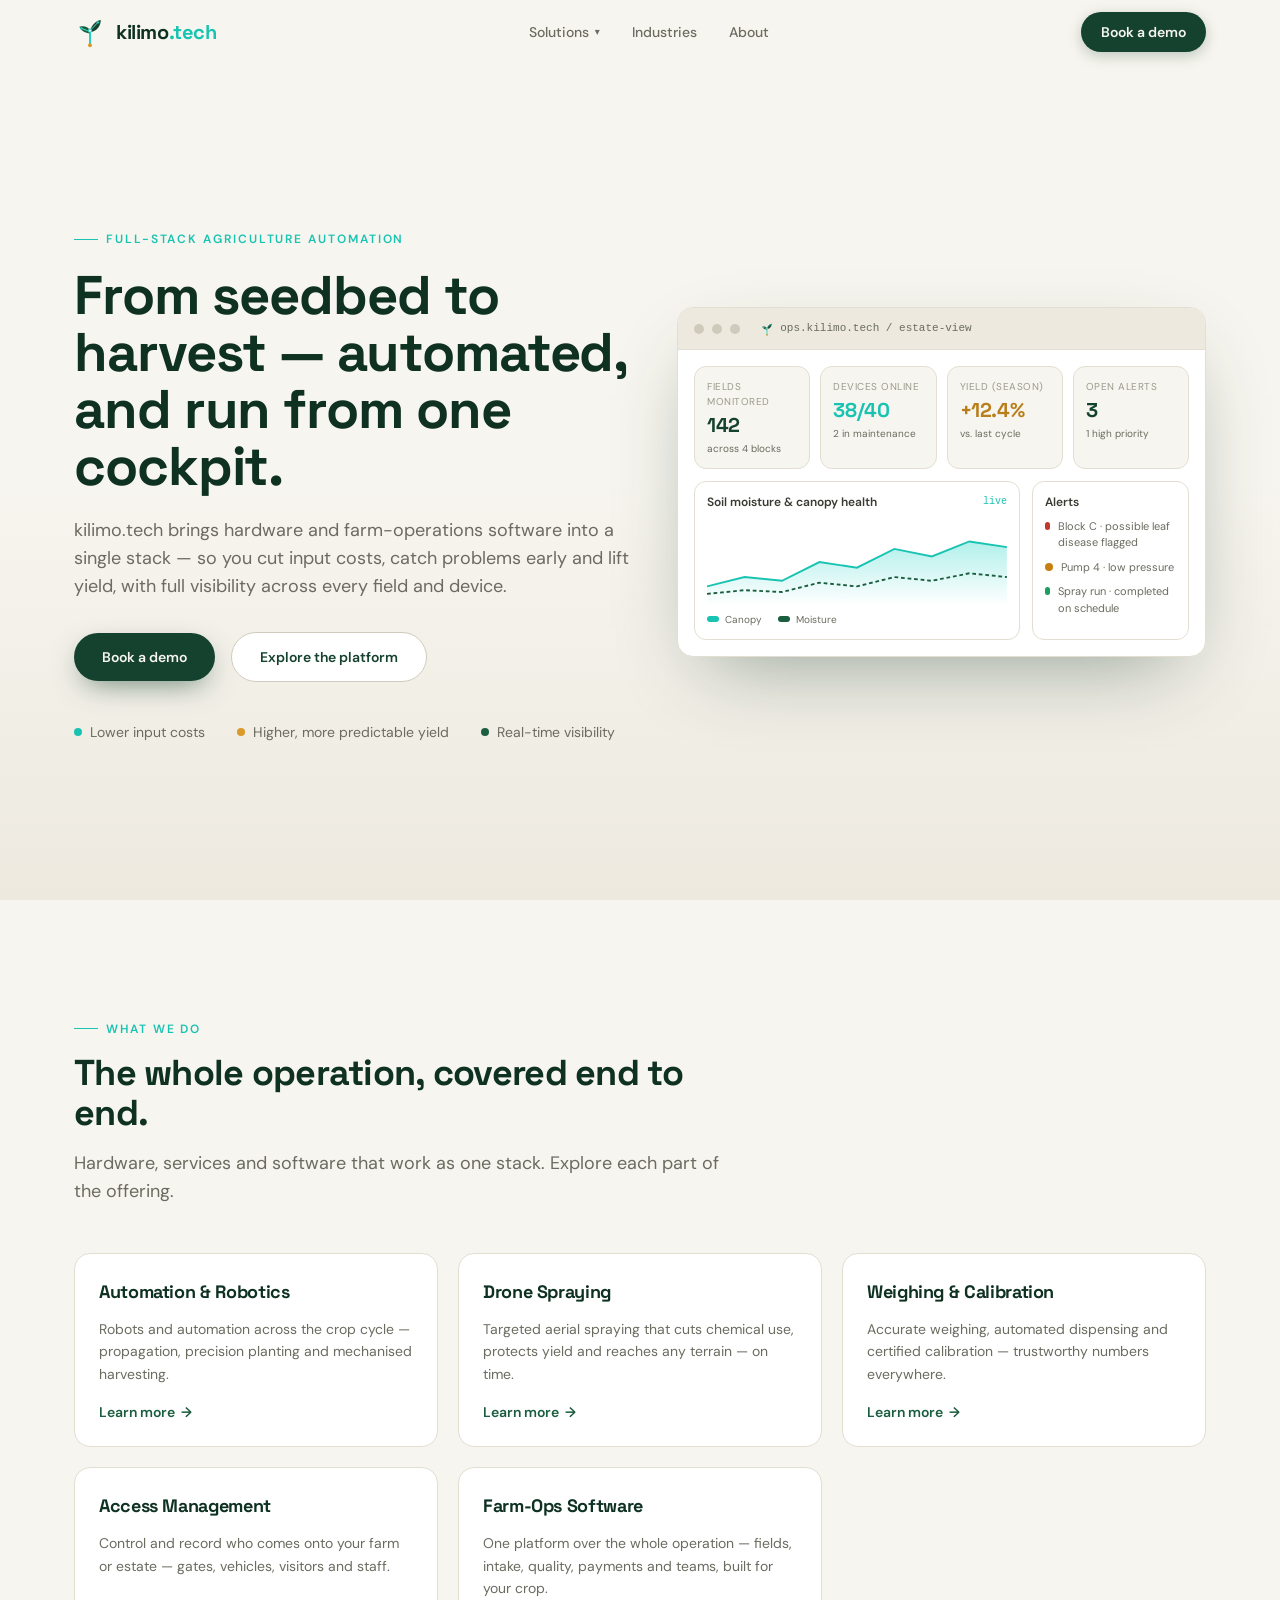
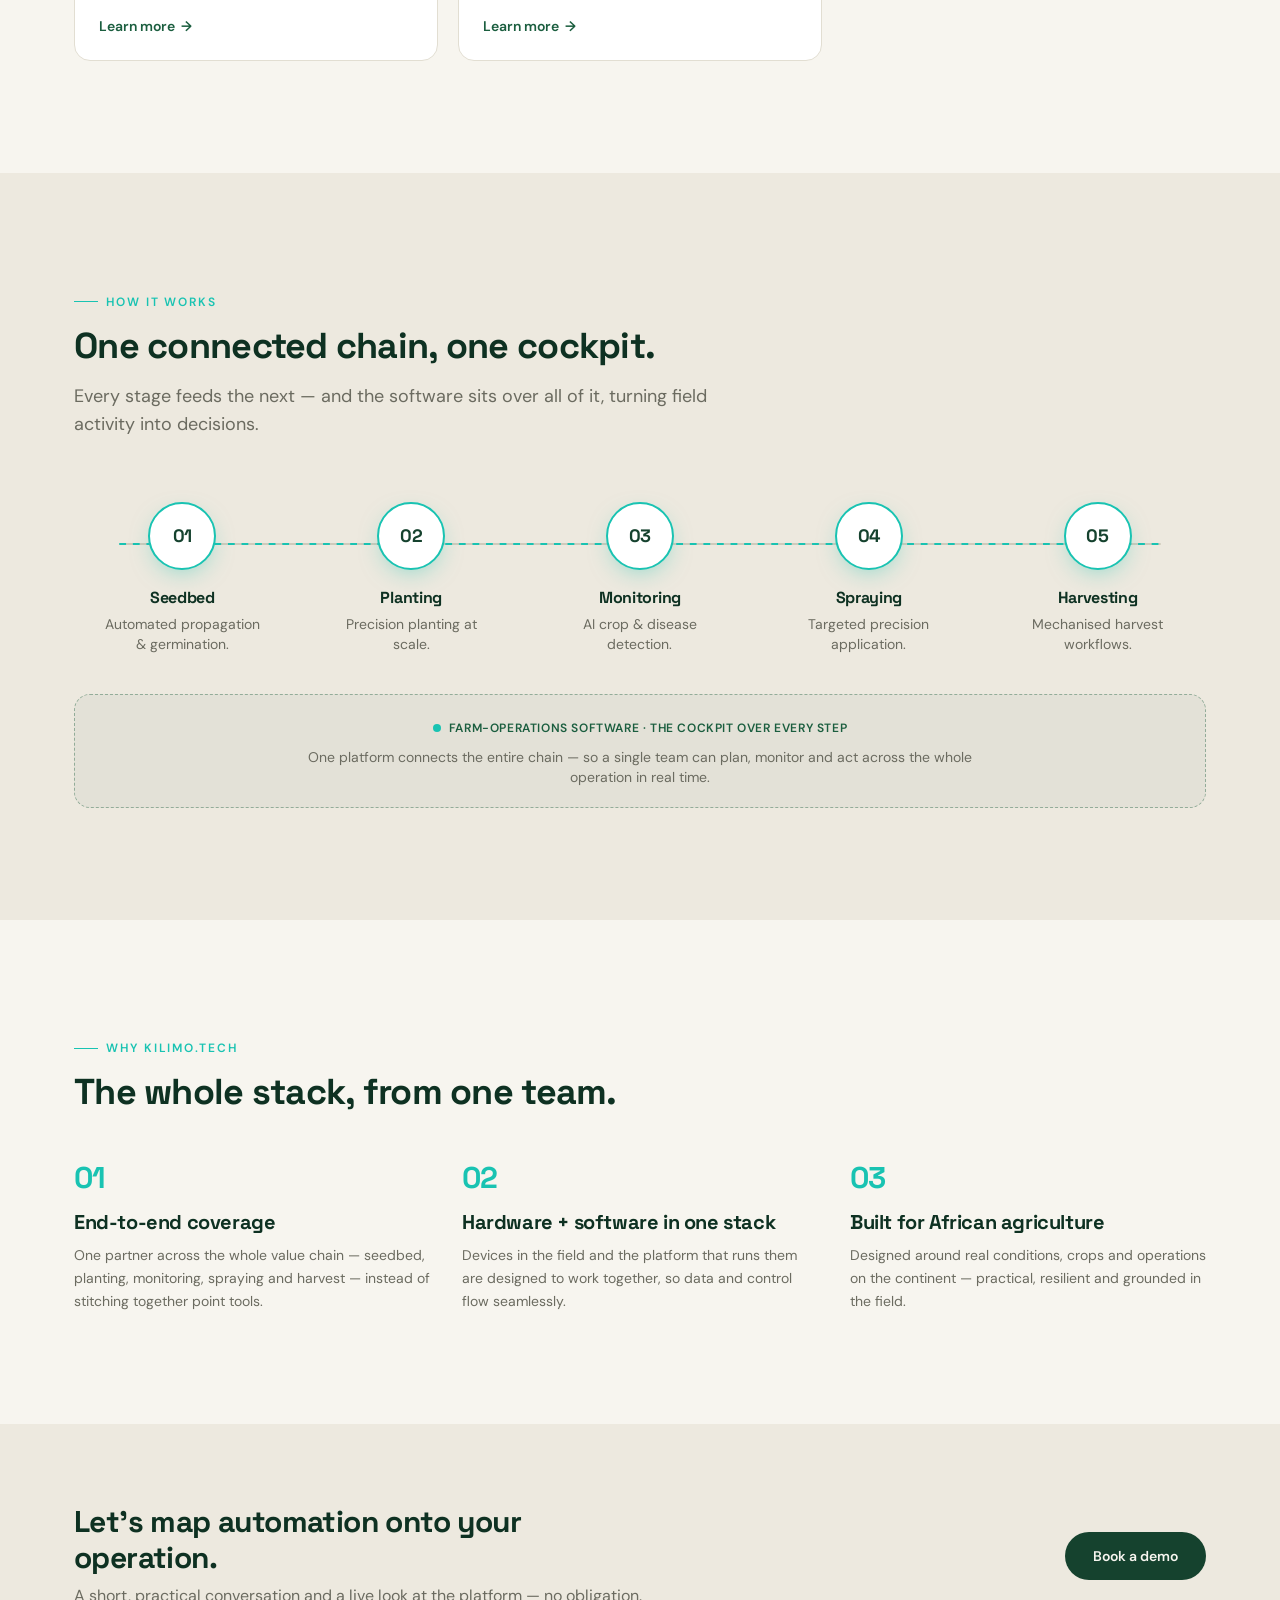
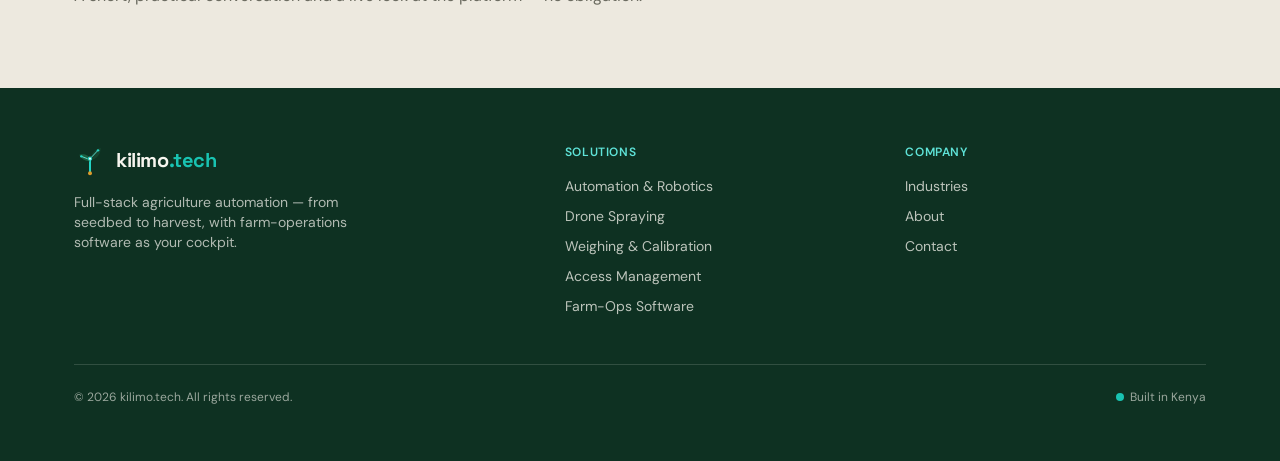
<file: index.html>
<!DOCTYPE html><!--zVk5OR0oorFvxSRVLIuim--><html lang="en"><head><meta charSet="utf-8"/><meta name="viewport" content="width=device-width, initial-scale=1"/><link rel="stylesheet" href="/_next/static/chunks/1ef7079df2634f81.css" data-precedence="next"/><link rel="preload" as="script" fetchPriority="low" href="/_next/static/chunks/b1abc3b510ab667c.js"/><script src="/_next/static/chunks/95d6a24accac1668.js" async=""></script><script src="/_next/static/chunks/bdf80382ac4b4a44.js" async=""></script><script src="/_next/static/chunks/4c62b6ad285720a2.js" async=""></script><script src="/_next/static/chunks/turbopack-2c376685431509b3.js" async=""></script><script src="/_next/static/chunks/ecebbdc770a5d8aa.js" async=""></script><script src="/_next/static/chunks/a23703b41b0c2e75.js" async=""></script><script src="/_next/static/chunks/87e65551c4eb5258.js" async=""></script><link rel="preload" href="https://fonts.googleapis.com/css2?family=DM+Sans:opsz,wght@9..40,400;9..40,500;9..40,600;9..40,700&amp;family=Space+Grotesk:wght@500;600;700&amp;display=swap" as="style"/><link rel="preconnect" href="https://fonts.googleapis.com"/><link rel="preconnect" href="https://fonts.gstatic.com" crossorigin=""/><meta name="theme-color" content="#15422E"/><title>kilimo.tech — Full-stack agriculture automation</title><meta name="description" content="Full-stack agriculture automation — from seedbed to harvest — plus farm-operations software that runs the whole operation from one cockpit."/><meta name="author" content="kilimo.tech"/><meta name="keywords" content="agriculture automation,precision agriculture,farm operations software,crop monitoring,AI disease detection,agritech Africa,agritech Kenya,precision spraying,harvesting automation"/><meta name="robots" content="index, follow"/><meta property="og:title" content="kilimo.tech — Full-stack agriculture automation"/><meta property="og:description" content="From seedbed to harvest, plus farm-operations software in one stack. Built for African agriculture."/><meta property="og:url" content="https://kilimo.tech/"/><meta property="og:site_name" content="kilimo.tech"/><meta property="og:locale" content="en_US"/><meta property="og:image" content="https://kilimo.tech/og-image.png"/><meta property="og:image:width" content="1200"/><meta property="og:image:height" content="630"/><meta property="og:image:alt" content="kilimo.tech — full-stack agriculture automation"/><meta property="og:type" content="website"/><meta name="twitter:card" content="summary_large_image"/><meta name="twitter:title" content="kilimo.tech — Full-stack agriculture automation"/><meta name="twitter:description" content="From seedbed to harvest, plus farm-operations software in one stack. Built for African agriculture."/><meta name="twitter:image" content="https://kilimo.tech/og-image.png"/><link rel="icon" href="/favicon.svg" type="image/svg+xml"/><link rel="stylesheet" href="https://fonts.googleapis.com/css2?family=DM+Sans:opsz,wght@9..40,400;9..40,500;9..40,600;9..40,700&amp;family=Space+Grotesk:wght@500;600;700&amp;display=swap"/><script src="/_next/static/chunks/a6dad97d9634a72d.js" noModule=""></script></head><body class="font-sans antialiased min-h-screen flex flex-col bg-[var(--color-cream)] text-[var(--color-ink)]"><div hidden=""><!--$--><!--/$--></div><div id="top"></div><header class="sticky top-0 z-50 transition-all duration-300 bg-[var(--color-cream)]"><div class="shell flex items-center justify-between h-16"><a class="flex items-center gap-2.5" href="/"><svg class="h-8 w-8" viewBox="0 0 48 48" fill="none" xmlns="http://www.w3.org/2000/svg" aria-hidden="true"><path d="M24 44V22" stroke="var(--color-cyan-bright)" stroke-width="3" stroke-linecap="round"></path><circle cx="24" cy="44" r="3" fill="var(--color-amber)"></circle><path d="M24 26C24 26 12 26 8 16C8 16 20 12 24 22C24 22 24 24 24 26Z" fill="var(--color-forest-soft)"></path><path d="M11 18.5L20 22" stroke="var(--color-cyan-soft)" stroke-width="1.4" stroke-linecap="round"></path><path d="M24 22C24 22 28 8 40 6C40 6 41 20 26 24C26 24 24 24 24 22Z" fill="var(--color-forest)"></path><path d="M36 9.5L27 19" stroke="var(--color-cyan-soft)" stroke-width="1.4" stroke-linecap="round"></path><circle cx="11" cy="18.5" r="1.8" fill="var(--color-cyan-bright)"></circle><circle cx="36" cy="9.5" r="1.8" fill="var(--color-cyan-bright)"></circle><circle cx="24" cy="22" r="2.4" fill="var(--color-cream)" stroke="var(--color-cyan-bright)" stroke-width="1.6"></circle></svg><span class="font-display font-bold tracking-tight text-xl text-[var(--color-forest-deep)]">kilimo<span class="text-[var(--color-cyan)]">.tech</span></span></a><nav class="hidden md:flex items-center gap-8"><div class="relative"><button class="flex items-center gap-1.5 text-sm font-medium text-[var(--color-ink-soft)] hover:text-[var(--color-forest)] transition-colors">Solutions<span class="text-[10px]">▾</span></button></div><a class="text-sm font-medium text-[var(--color-ink-soft)] hover:text-[var(--color-forest)] transition-colors" href="/industries/">Industries</a><a class="text-sm font-medium text-[var(--color-ink-soft)] hover:text-[var(--color-forest)] transition-colors" href="/about/">About</a></nav><div class="flex items-center gap-3"><a class="hidden sm:inline-flex items-center rounded-full bg-[var(--color-forest)] px-5 py-2.5 text-sm font-semibold text-[var(--color-cream)] hover:bg-[var(--color-forest-soft)] transition-colors shadow-[0_4px_14px_rgba(21,66,46,0.25)]" href="/contact/">Book a demo</a><button aria-label="Toggle menu" class="md:hidden inline-flex h-10 w-10 items-center justify-center rounded-lg border border-[var(--color-edge-strong)] text-[var(--color-forest)]"><span class="text-lg">☰</span></button></div></div></header><main class="relative flex-1"><section class="relative overflow-hidden"><div class="absolute inset-0 -z-10 bg-gradient-to-b from-[var(--color-cream)] via-[var(--color-cream)] to-[var(--color-cream-deep)]"></div><div class="shell grid min-h-[calc(100svh-4rem)] items-center gap-12 py-16 lg:grid-cols-[1.05fr_1fr] lg:py-24"><div class="rise-in"><span class="inline-flex items-center gap-2 text-xs font-semibold uppercase tracking-[0.16em] text-[var(--color-cyan)]"><span class="h-px w-6 bg-[var(--color-cyan)]"></span>Full-stack agriculture automation</span><h1 class="mt-5 font-display text-4xl font-bold leading-[1.05] text-[var(--color-forest-deep)] sm:text-5xl lg:text-[3.4rem]">From seedbed to harvest — automated, and run from one cockpit.</h1><p class="mt-5 max-w-xl text-lg text-[var(--color-ink-soft)]">kilimo.tech brings hardware and farm-operations software into a single stack — so you cut input costs, catch problems early and lift yield, with full visibility across every field and device.</p><div class="mt-8 flex flex-wrap items-center gap-4"><a class="inline-flex items-center rounded-full bg-[var(--color-forest)] px-7 py-3.5 text-sm font-semibold text-[var(--color-cream)] hover:bg-[var(--color-forest-soft)] transition-colors shadow-[0_10px_30px_-10px_rgba(21,66,46,0.7)]" href="/contact/">Book a demo</a><a class="inline-flex items-center rounded-full border border-[var(--color-edge-strong)] bg-[var(--color-paper)] px-7 py-3.5 text-sm font-semibold text-[var(--color-forest)] hover:border-[var(--color-cyan)] transition-colors" href="/farm-ops-software/">Explore the platform</a></div><div class="mt-10 flex flex-wrap gap-x-8 gap-y-3 text-sm text-[var(--color-ink-soft)]"><span class="flex items-center gap-2"><span class="h-2 w-2 rounded-full bg-[var(--color-cyan)]"></span>Lower input costs</span><span class="flex items-center gap-2"><span class="h-2 w-2 rounded-full bg-[var(--color-amber)]"></span>Higher, more predictable yield</span><span class="flex items-center gap-2"><span class="h-2 w-2 rounded-full bg-[var(--color-forest-soft)]"></span>Real-time visibility</span></div></div><div class="rise-in" style="animation-delay:120ms"><div class="rounded-2xl bg-[var(--color-paper)] shadow-[0_30px_80px_-30px_rgba(14,49,34,0.45)] border border-[var(--color-edge)] overflow-hidden"><div class="flex items-center gap-2 px-4 py-3 border-b border-[var(--color-edge)] bg-[var(--color-cream-deep)]"><span class="h-2.5 w-2.5 rounded-full bg-[var(--color-edge-strong)]"></span><span class="h-2.5 w-2.5 rounded-full bg-[var(--color-edge-strong)]"></span><span class="h-2.5 w-2.5 rounded-full bg-[var(--color-edge-strong)]"></span><div class="ml-3 flex items-center gap-1.5 text-[11px] text-[var(--color-ink-soft)] font-mono"><svg class="h-3.5 w-3.5" viewBox="0 0 48 48" fill="none" xmlns="http://www.w3.org/2000/svg" aria-hidden="true"><path d="M24 44V22" stroke="var(--color-cyan-bright)" stroke-width="3" stroke-linecap="round"></path><circle cx="24" cy="44" r="3" fill="var(--color-amber)"></circle><path d="M24 26C24 26 12 26 8 16C8 16 20 12 24 22C24 22 24 24 24 26Z" fill="var(--color-forest-soft)"></path><path d="M11 18.5L20 22" stroke="var(--color-cyan-soft)" stroke-width="1.4" stroke-linecap="round"></path><path d="M24 22C24 22 28 8 40 6C40 6 41 20 26 24C26 24 24 24 24 22Z" fill="var(--color-forest)"></path><path d="M36 9.5L27 19" stroke="var(--color-cyan-soft)" stroke-width="1.4" stroke-linecap="round"></path><circle cx="11" cy="18.5" r="1.8" fill="var(--color-cyan-bright)"></circle><circle cx="36" cy="9.5" r="1.8" fill="var(--color-cyan-bright)"></circle><circle cx="24" cy="22" r="2.4" fill="var(--color-cream)" stroke="var(--color-cyan-bright)" stroke-width="1.6"></circle></svg> ops.kilimo.tech / estate-view</div></div><div class="p-4"><div class="grid grid-cols-2 sm:grid-cols-4 gap-2.5"><div class="rounded-xl bg-[var(--color-cream)] p-3 border border-[var(--color-edge)]"><div class="text-[10px] uppercase tracking-wider text-[var(--color-ink-mute)]">Fields monitored</div><div class="font-display text-xl font-bold mt-0.5" style="color:var(--color-forest)">142</div><div class="text-[10px] text-[var(--color-ink-soft)] mt-0.5">across 4 blocks</div></div><div class="rounded-xl bg-[var(--color-cream)] p-3 border border-[var(--color-edge)]"><div class="text-[10px] uppercase tracking-wider text-[var(--color-ink-mute)]">Devices online</div><div class="font-display text-xl font-bold mt-0.5" style="color:var(--color-cyan)">38/40</div><div class="text-[10px] text-[var(--color-ink-soft)] mt-0.5">2 in maintenance</div></div><div class="rounded-xl bg-[var(--color-cream)] p-3 border border-[var(--color-edge)]"><div class="text-[10px] uppercase tracking-wider text-[var(--color-ink-mute)]">Yield (season)</div><div class="font-display text-xl font-bold mt-0.5" style="color:var(--color-amber-deep)">+12.4%</div><div class="text-[10px] text-[var(--color-ink-soft)] mt-0.5">vs. last cycle</div></div><div class="rounded-xl bg-[var(--color-cream)] p-3 border border-[var(--color-edge)]"><div class="text-[10px] uppercase tracking-wider text-[var(--color-ink-mute)]">Open alerts</div><div class="font-display text-xl font-bold mt-0.5" style="color:var(--color-forest)">3</div><div class="text-[10px] text-[var(--color-ink-soft)] mt-0.5">1 high priority</div></div></div><div class="grid grid-cols-1 lg:grid-cols-3 gap-3 mt-3"><div class="lg:col-span-2 rounded-xl border border-[var(--color-edge)] p-3"><div class="flex items-center justify-between mb-2"><span class="text-xs font-semibold text-[var(--color-ink)]">Soil moisture &amp; canopy health</span><span class="text-[10px] font-mono text-[var(--color-cyan)]">live</span></div><svg viewBox="0 0 320 90" class="w-full h-[90px]"><defs><linearGradient id="g1" x1="0" y1="0" x2="0" y2="1"><stop offset="0%" stop-color="var(--color-cyan-bright)" stop-opacity="0.35"></stop><stop offset="100%" stop-color="var(--color-cyan-bright)" stop-opacity="0"></stop></linearGradient></defs><path d="M0 70 L40 60 L80 64 L120 44 L160 50 L200 30 L240 38 L280 22 L320 28 L320 90 L0 90 Z" fill="url(#g1)"></path><path d="M0 70 L40 60 L80 64 L120 44 L160 50 L200 30 L240 38 L280 22 L320 28" fill="none" stroke="var(--color-cyan)" stroke-width="2"></path><path d="M0 78 L40 74 L80 76 L120 66 L160 70 L200 60 L240 64 L280 56 L320 60" fill="none" stroke="var(--color-forest-soft)" stroke-width="2" stroke-dasharray="4 3"></path></svg><div class="flex gap-4 mt-1"><span class="flex items-center gap-1.5 text-[10px] text-[var(--color-ink-soft)]"><span class="h-1.5 w-3 rounded-full bg-[var(--color-cyan)]"></span> Canopy</span><span class="flex items-center gap-1.5 text-[10px] text-[var(--color-ink-soft)]"><span class="h-1.5 w-3 rounded-full bg-[var(--color-forest-soft)]"></span> Moisture</span></div></div><div class="rounded-xl border border-[var(--color-edge)] p-3"><div class="text-xs font-semibold text-[var(--color-ink)] mb-2">Alerts</div><ul class="space-y-2"><li class="flex items-start gap-2"><span class="mt-1 h-2 w-2 rounded-full bg-[var(--color-negative)]"></span><span class="text-[11px] text-[var(--color-ink-soft)]">Block C · possible leaf disease flagged</span></li><li class="flex items-start gap-2"><span class="mt-1 h-2 w-2 rounded-full bg-[var(--color-warning)]"></span><span class="text-[11px] text-[var(--color-ink-soft)]">Pump 4 · low pressure</span></li><li class="flex items-start gap-2"><span class="mt-1 h-2 w-2 rounded-full bg-[var(--color-positive)]"></span><span class="text-[11px] text-[var(--color-ink-soft)]">Spray run · completed on schedule</span></li></ul></div></div></div></div></div></div></section><section id="solutions" class="scroll-mt-20 py-20 lg:py-28"><div class="shell"><div class="max-w-2xl"><span class="inline-flex items-center gap-2 text-xs font-semibold uppercase tracking-[0.16em] text-[var(--color-cyan)]"><span class="h-px w-6 bg-[var(--color-cyan)]"></span>What we do</span><h2 class="mt-4 font-display text-3xl font-bold text-[var(--color-forest-deep)] sm:text-4xl">The whole operation, covered end to end.</h2><p class="mt-4 text-lg text-[var(--color-ink-soft)]">Hardware, services and software that work as one stack. Explore each part of the offering.</p></div><div class="mt-12 grid gap-5 sm:grid-cols-2 lg:grid-cols-3"><a class="group flex flex-col rounded-2xl border border-[var(--color-edge)] bg-[var(--color-paper)] p-6 transition-all hover:border-[var(--color-cyan)] hover:shadow-[0_20px_50px_-30px_rgba(14,49,34,0.5)]" href="/automation-robotics/"><h3 class="font-display text-lg font-bold text-[var(--color-forest-deep)]">Automation &amp; Robotics</h3><p class="mt-3 flex-1 text-sm leading-relaxed text-[var(--color-ink-soft)]">Robots and automation across the crop cycle — propagation, precision planting and mechanised harvesting.</p><span class="mt-4 inline-flex items-center gap-1.5 text-sm font-semibold text-[var(--color-forest-soft)] group-hover:text-[var(--color-cyan)] transition-colors">Learn more<span class="transition-transform group-hover:translate-x-0.5">→</span></span></a><a class="group flex flex-col rounded-2xl border border-[var(--color-edge)] bg-[var(--color-paper)] p-6 transition-all hover:border-[var(--color-cyan)] hover:shadow-[0_20px_50px_-30px_rgba(14,49,34,0.5)]" href="/drone-spraying/"><h3 class="font-display text-lg font-bold text-[var(--color-forest-deep)]">Drone Spraying</h3><p class="mt-3 flex-1 text-sm leading-relaxed text-[var(--color-ink-soft)]">Targeted aerial spraying that cuts chemical use, protects yield and reaches any terrain — on time.</p><span class="mt-4 inline-flex items-center gap-1.5 text-sm font-semibold text-[var(--color-forest-soft)] group-hover:text-[var(--color-cyan)] transition-colors">Learn more<span class="transition-transform group-hover:translate-x-0.5">→</span></span></a><a class="group flex flex-col rounded-2xl border border-[var(--color-edge)] bg-[var(--color-paper)] p-6 transition-all hover:border-[var(--color-cyan)] hover:shadow-[0_20px_50px_-30px_rgba(14,49,34,0.5)]" href="/weighing-calibration/"><h3 class="font-display text-lg font-bold text-[var(--color-forest-deep)]">Weighing &amp; Calibration</h3><p class="mt-3 flex-1 text-sm leading-relaxed text-[var(--color-ink-soft)]">Accurate weighing, automated dispensing and certified calibration — trustworthy numbers everywhere.</p><span class="mt-4 inline-flex items-center gap-1.5 text-sm font-semibold text-[var(--color-forest-soft)] group-hover:text-[var(--color-cyan)] transition-colors">Learn more<span class="transition-transform group-hover:translate-x-0.5">→</span></span></a><a class="group flex flex-col rounded-2xl border border-[var(--color-edge)] bg-[var(--color-paper)] p-6 transition-all hover:border-[var(--color-cyan)] hover:shadow-[0_20px_50px_-30px_rgba(14,49,34,0.5)]" href="/access-management/"><h3 class="font-display text-lg font-bold text-[var(--color-forest-deep)]">Access Management</h3><p class="mt-3 flex-1 text-sm leading-relaxed text-[var(--color-ink-soft)]">Control and record who comes onto your farm or estate — gates, vehicles, visitors and staff.</p><span class="mt-4 inline-flex items-center gap-1.5 text-sm font-semibold text-[var(--color-forest-soft)] group-hover:text-[var(--color-cyan)] transition-colors">Learn more<span class="transition-transform group-hover:translate-x-0.5">→</span></span></a><a class="group flex flex-col rounded-2xl border border-[var(--color-edge)] bg-[var(--color-paper)] p-6 transition-all hover:border-[var(--color-cyan)] hover:shadow-[0_20px_50px_-30px_rgba(14,49,34,0.5)]" href="/farm-ops-software/"><h3 class="font-display text-lg font-bold text-[var(--color-forest-deep)]">Farm-Ops Software</h3><p class="mt-3 flex-1 text-sm leading-relaxed text-[var(--color-ink-soft)]">One platform over the whole operation — fields, intake, quality, payments and teams, built for your crop.</p><span class="mt-4 inline-flex items-center gap-1.5 text-sm font-semibold text-[var(--color-forest-soft)] group-hover:text-[var(--color-cyan)] transition-colors">Learn more<span class="transition-transform group-hover:translate-x-0.5">→</span></span></a></div></div></section><section id="how" class="scroll-mt-20 bg-[var(--color-cream-deep)] py-20 lg:py-28"><div class="shell"><div class="max-w-2xl"><span class="inline-flex items-center gap-2 text-xs font-semibold uppercase tracking-[0.16em] text-[var(--color-cyan)]"><span class="h-px w-6 bg-[var(--color-cyan)]"></span>How it works</span><h2 class="mt-4 font-display text-3xl font-bold text-[var(--color-forest-deep)] sm:text-4xl">One connected chain, one cockpit.</h2><p class="mt-4 text-lg text-[var(--color-ink-soft)]">Every stage feeds the next — and the software sits over all of it, turning field activity into decisions.</p></div><div class="mt-16"><div class="relative"><svg class="hidden md:block absolute left-0 right-0 top-[34px] w-full h-4 pointer-events-none" viewBox="0 0 1000 16" preserveAspectRatio="none" aria-hidden="true"><line x1="40" y1="8" x2="960" y2="8" stroke="var(--color-edge-strong)" stroke-width="2"></line><line x1="40" y1="8" x2="960" y2="8" stroke="var(--color-cyan)" stroke-width="2" class="growth-line"></line></svg><div class="grid grid-cols-1 md:grid-cols-5 gap-6 md:gap-3 relative"><div class="flex flex-col items-center text-center"><div class="relative z-10 flex h-[68px] w-[68px] items-center justify-center rounded-full bg-[var(--color-paper)] border-2 border-[var(--color-cyan)] shadow-[0_8px_24px_-8px_rgba(25,195,178,0.5)]"><span class="font-display text-lg font-bold text-[var(--color-forest)]">01</span></div><h4 class="mt-4 font-display text-base font-bold text-[var(--color-forest-deep)]">Seedbed</h4><p class="mt-1 text-sm text-[var(--color-ink-soft)] max-w-[160px]">Automated propagation &amp; germination.</p></div><div class="flex flex-col items-center text-center"><div class="relative z-10 flex h-[68px] w-[68px] items-center justify-center rounded-full bg-[var(--color-paper)] border-2 border-[var(--color-cyan)] shadow-[0_8px_24px_-8px_rgba(25,195,178,0.5)]"><span class="font-display text-lg font-bold text-[var(--color-forest)]">02</span></div><h4 class="mt-4 font-display text-base font-bold text-[var(--color-forest-deep)]">Planting</h4><p class="mt-1 text-sm text-[var(--color-ink-soft)] max-w-[160px]">Precision planting at scale.</p></div><div class="flex flex-col items-center text-center"><div class="relative z-10 flex h-[68px] w-[68px] items-center justify-center rounded-full bg-[var(--color-paper)] border-2 border-[var(--color-cyan)] shadow-[0_8px_24px_-8px_rgba(25,195,178,0.5)]"><span class="font-display text-lg font-bold text-[var(--color-forest)]">03</span></div><h4 class="mt-4 font-display text-base font-bold text-[var(--color-forest-deep)]">Monitoring</h4><p class="mt-1 text-sm text-[var(--color-ink-soft)] max-w-[160px]">AI crop &amp; disease detection.</p></div><div class="flex flex-col items-center text-center"><div class="relative z-10 flex h-[68px] w-[68px] items-center justify-center rounded-full bg-[var(--color-paper)] border-2 border-[var(--color-cyan)] shadow-[0_8px_24px_-8px_rgba(25,195,178,0.5)]"><span class="font-display text-lg font-bold text-[var(--color-forest)]">04</span></div><h4 class="mt-4 font-display text-base font-bold text-[var(--color-forest-deep)]">Spraying</h4><p class="mt-1 text-sm text-[var(--color-ink-soft)] max-w-[160px]">Targeted precision application.</p></div><div class="flex flex-col items-center text-center"><div class="relative z-10 flex h-[68px] w-[68px] items-center justify-center rounded-full bg-[var(--color-paper)] border-2 border-[var(--color-cyan)] shadow-[0_8px_24px_-8px_rgba(25,195,178,0.5)]"><span class="font-display text-lg font-bold text-[var(--color-forest)]">05</span></div><h4 class="mt-4 font-display text-base font-bold text-[var(--color-forest-deep)]">Harvesting</h4><p class="mt-1 text-sm text-[var(--color-ink-soft)] max-w-[160px]">Mechanised harvest workflows.</p></div></div><div class="mt-10 rounded-2xl border border-dashed border-[var(--color-forest-soft)]/40 bg-[var(--color-forest)]/[0.04] p-5 text-center"><span class="inline-flex items-center gap-2 text-xs font-semibold uppercase tracking-wider text-[var(--color-forest-soft)]"><span class="h-2 w-2 rounded-full bg-[var(--color-cyan)] pulse-dot"></span>Farm-operations software · the cockpit over every step</span><p class="mt-2 text-sm text-[var(--color-ink-soft)] max-w-2xl mx-auto">One platform connects the entire chain — so a single team can plan, monitor and act across the whole operation in real time.</p></div></div></div></div></section><section class="bg-[var(--color-cream)] py-20 lg:py-28"><div class="shell"><div class="max-w-2xl"><span class="inline-flex items-center gap-2 text-xs font-semibold uppercase tracking-[0.16em] text-[var(--color-cyan)]"><span class="h-px w-6 bg-[var(--color-cyan)]"></span>Why kilimo.tech</span><h2 class="mt-4 font-display text-3xl font-bold text-[var(--color-forest-deep)] sm:text-4xl">The whole stack, from one team.</h2></div><div class="mt-12 grid gap-8 md:grid-cols-3"><div><div class="font-display text-3xl font-bold text-[var(--color-cyan)]">0<!-- -->1</div><h3 class="mt-3 font-display text-xl font-bold text-[var(--color-forest-deep)]">End-to-end coverage</h3><p class="mt-2 text-sm leading-relaxed text-[var(--color-ink-soft)]">One partner across the whole value chain — seedbed, planting, monitoring, spraying and harvest — instead of stitching together point tools.</p></div><div><div class="font-display text-3xl font-bold text-[var(--color-cyan)]">0<!-- -->2</div><h3 class="mt-3 font-display text-xl font-bold text-[var(--color-forest-deep)]">Hardware + software in one stack</h3><p class="mt-2 text-sm leading-relaxed text-[var(--color-ink-soft)]">Devices in the field and the platform that runs them are designed to work together, so data and control flow seamlessly.</p></div><div><div class="font-display text-3xl font-bold text-[var(--color-cyan)]">0<!-- -->3</div><h3 class="mt-3 font-display text-xl font-bold text-[var(--color-forest-deep)]">Built for African agriculture</h3><p class="mt-2 text-sm leading-relaxed text-[var(--color-ink-soft)]">Designed around real conditions, crops and operations on the continent — practical, resilient and grounded in the field.</p></div></div></div></section><section class="bg-[var(--color-cream-deep)] py-16 text-[var(--color-forest-deep)] lg:py-20"><div class="shell flex flex-col items-start justify-between gap-6 md:flex-row md:items-center"><div class="max-w-xl"><h2 class="font-display text-2xl font-bold sm:text-3xl">Let&#x27;s map automation onto your operation.</h2><p class="mt-2 text-[var(--color-ink-soft)]">A short, practical conversation and a live look at the platform — no obligation.</p></div><a class="inline-flex shrink-0 items-center rounded-full bg-[var(--color-forest)] px-7 py-3.5 text-sm font-semibold text-[var(--color-cream)] hover:bg-[var(--color-forest-soft)] transition-colors" href="/contact/">Book a demo</a></div></section><!--$--><!--/$--></main><footer class="bg-[var(--color-forest-deep)] text-[var(--color-cream)]"><div class="shell py-14"><div class="grid gap-10 md:grid-cols-[1.5fr_1fr_1fr]"><div><a class="flex items-center gap-2.5" href="/"><svg class="h-8 w-8" viewBox="0 0 48 48" fill="none" xmlns="http://www.w3.org/2000/svg" aria-hidden="true"><path d="M24 44V22" stroke="var(--color-cyan-bright)" stroke-width="3" stroke-linecap="round"></path><circle cx="24" cy="44" r="3" fill="var(--color-amber)"></circle><path d="M24 26C24 26 12 26 8 16C8 16 20 12 24 22C24 22 24 24 24 26Z" fill="var(--color-forest-soft)"></path><path d="M11 18.5L20 22" stroke="var(--color-cyan-soft)" stroke-width="1.4" stroke-linecap="round"></path><path d="M24 22C24 22 28 8 40 6C40 6 41 20 26 24C26 24 24 24 24 22Z" fill="var(--color-forest)"></path><path d="M36 9.5L27 19" stroke="var(--color-cyan-soft)" stroke-width="1.4" stroke-linecap="round"></path><circle cx="11" cy="18.5" r="1.8" fill="var(--color-cyan-bright)"></circle><circle cx="36" cy="9.5" r="1.8" fill="var(--color-cyan-bright)"></circle><circle cx="24" cy="22" r="2.4" fill="var(--color-cream)" stroke="var(--color-cyan-bright)" stroke-width="1.6"></circle></svg><span class="font-display font-bold tracking-tight text-xl text-[var(--color-cream)]">kilimo<span class="text-[var(--color-cyan)]">.tech</span></span></a><p class="mt-4 max-w-xs text-sm text-[var(--color-cream)]/70">Full-stack agriculture automation — from seedbed to harvest, with farm-operations software as your cockpit.</p></div><div><h5 class="text-xs font-semibold uppercase tracking-wider text-[var(--color-cyan-soft)]">Solutions</h5><ul class="mt-4 space-y-2.5 text-sm text-[var(--color-cream)]/75"><li><a class="hover:text-[var(--color-cyan-bright)]" href="/automation-robotics/">Automation &amp; Robotics</a></li><li><a class="hover:text-[var(--color-cyan-bright)]" href="/drone-spraying/">Drone Spraying</a></li><li><a class="hover:text-[var(--color-cyan-bright)]" href="/weighing-calibration/">Weighing &amp; Calibration</a></li><li><a class="hover:text-[var(--color-cyan-bright)]" href="/access-management/">Access Management</a></li><li><a class="hover:text-[var(--color-cyan-bright)]" href="/farm-ops-software/">Farm-Ops Software</a></li></ul></div><div><h5 class="text-xs font-semibold uppercase tracking-wider text-[var(--color-cyan-soft)]">Company</h5><ul class="mt-4 space-y-2.5 text-sm text-[var(--color-cream)]/75"><li><a class="hover:text-[var(--color-cyan-bright)]" href="/industries/">Industries</a></li><li><a class="hover:text-[var(--color-cyan-bright)]" href="/about/">About</a></li><li><a class="hover:text-[var(--color-cyan-bright)]" href="/contact/">Contact</a></li></ul></div></div><div class="mt-12 flex flex-col gap-3 border-t border-[var(--color-cream)]/15 pt-6 sm:flex-row sm:items-center sm:justify-between"><p class="text-xs text-[var(--color-cream)]/60">© <!-- -->2026<!-- --> kilimo.tech. All rights reserved.</p><p class="flex items-center gap-1.5 text-xs text-[var(--color-cream)]/60"><span class="h-2 w-2 rounded-full bg-[var(--color-cyan)]"></span>Built in Kenya</p></div></div></footer><script src="/_next/static/chunks/b1abc3b510ab667c.js" id="_R_" async=""></script><script>(self.__next_f=self.__next_f||[]).push([0])</script><script>self.__next_f.push([1,"1:\"$Sreact.fragment\"\n2:I[2971,[\"/_next/static/chunks/ecebbdc770a5d8aa.js\"],\"Header\"]\n3:I[50746,[\"/_next/static/chunks/a23703b41b0c2e75.js\",\"/_next/static/chunks/87e65551c4eb5258.js\"],\"default\"]\n4:I[39806,[\"/_next/static/chunks/a23703b41b0c2e75.js\",\"/_next/static/chunks/87e65551c4eb5258.js\"],\"default\"]\n5:I[5737,[\"/_next/static/chunks/ecebbdc770a5d8aa.js\"],\"\"]\nf:I[98962,[\"/_next/static/chunks/a23703b41b0c2e75.js\",\"/_next/static/chunks/87e65551c4eb5258.js\"],\"default\"]\n:HL[\"/_next/static/chunks/1ef7079df2634f81.css\",\"style\"]\n:HL[\"https://fonts.googleapis.com/css2?family=DM+Sans:opsz,wght@9..40,400;9..40,500;9..40,600;9..40,700\u0026family=Space+Grotesk:wght@500;600;700\u0026display=swap\",\"style\"]\n"])</script><script>self.__next_f.push([1,"0:{\"P\":null,\"b\":\"zVk5OR0oorFvxSRVLIuim\",\"c\":[\"\",\"\"],\"q\":\"\",\"i\":false,\"f\":[[[\"\",{\"children\":[\"__PAGE__\",{}]},\"$undefined\",\"$undefined\",true],[[\"$\",\"$1\",\"c\",{\"children\":[[[\"$\",\"link\",\"0\",{\"rel\":\"stylesheet\",\"href\":\"/_next/static/chunks/1ef7079df2634f81.css\",\"precedence\":\"next\",\"crossOrigin\":\"$undefined\",\"nonce\":\"$undefined\"}],[\"$\",\"script\",\"script-0\",{\"src\":\"/_next/static/chunks/ecebbdc770a5d8aa.js\",\"async\":true,\"nonce\":\"$undefined\"}]],[\"$\",\"html\",null,{\"lang\":\"en\",\"children\":[[\"$\",\"head\",null,{\"children\":[[\"$\",\"link\",null,{\"rel\":\"preconnect\",\"href\":\"https://fonts.googleapis.com\"}],[\"$\",\"link\",null,{\"rel\":\"preconnect\",\"href\":\"https://fonts.gstatic.com\",\"crossOrigin\":\"\"}],[\"$\",\"link\",null,{\"rel\":\"stylesheet\",\"href\":\"https://fonts.googleapis.com/css2?family=DM+Sans:opsz,wght@9..40,400;9..40,500;9..40,600;9..40,700\u0026family=Space+Grotesk:wght@500;600;700\u0026display=swap\"}]]}],[\"$\",\"body\",null,{\"className\":\"font-sans antialiased min-h-screen flex flex-col bg-[var(--color-cream)] text-[var(--color-ink)]\",\"children\":[[\"$\",\"div\",null,{\"id\":\"top\"}],[\"$\",\"$L2\",null,{}],[\"$\",\"main\",null,{\"className\":\"relative flex-1\",\"children\":[\"$\",\"$L3\",null,{\"parallelRouterKey\":\"children\",\"error\":\"$undefined\",\"errorStyles\":\"$undefined\",\"errorScripts\":\"$undefined\",\"template\":[\"$\",\"$L4\",null,{}],\"templateStyles\":\"$undefined\",\"templateScripts\":\"$undefined\",\"notFound\":[[[\"$\",\"title\",null,{\"children\":\"404: This page could not be found.\"}],[\"$\",\"div\",null,{\"style\":{\"fontFamily\":\"system-ui,\\\"Segoe UI\\\",Roboto,Helvetica,Arial,sans-serif,\\\"Apple Color Emoji\\\",\\\"Segoe UI Emoji\\\"\",\"height\":\"100vh\",\"textAlign\":\"center\",\"display\":\"flex\",\"flexDirection\":\"column\",\"alignItems\":\"center\",\"justifyContent\":\"center\"},\"children\":[\"$\",\"div\",null,{\"children\":[[\"$\",\"style\",null,{\"dangerouslySetInnerHTML\":{\"__html\":\"body{color:#000;background:#fff;margin:0}.next-error-h1{border-right:1px solid rgba(0,0,0,.3)}@media (prefers-color-scheme:dark){body{color:#fff;background:#000}.next-error-h1{border-right:1px solid rgba(255,255,255,.3)}}\"}}],[\"$\",\"h1\",null,{\"className\":\"next-error-h1\",\"style\":{\"display\":\"inline-block\",\"margin\":\"0 20px 0 0\",\"padding\":\"0 23px 0 0\",\"fontSize\":24,\"fontWeight\":500,\"verticalAlign\":\"top\",\"lineHeight\":\"49px\"},\"children\":404}],[\"$\",\"div\",null,{\"style\":{\"display\":\"inline-block\"},\"children\":[\"$\",\"h2\",null,{\"style\":{\"fontSize\":14,\"fontWeight\":400,\"lineHeight\":\"49px\",\"margin\":0},\"children\":\"This page could not be found.\"}]}]]}]}]],[]],\"forbidden\":\"$undefined\",\"unauthorized\":\"$undefined\"}]}],[\"$\",\"footer\",null,{\"className\":\"bg-[var(--color-forest-deep)] text-[var(--color-cream)]\",\"children\":[\"$\",\"div\",null,{\"className\":\"shell py-14\",\"children\":[[\"$\",\"div\",null,{\"className\":\"grid gap-10 md:grid-cols-[1.5fr_1fr_1fr]\",\"children\":[[\"$\",\"div\",null,{\"children\":[[\"$\",\"$L5\",null,{\"href\":\"/\",\"className\":\"flex items-center gap-2.5\",\"children\":[[\"$\",\"svg\",null,{\"className\":\"h-8 w-8\",\"viewBox\":\"0 0 48 48\",\"fill\":\"none\",\"xmlns\":\"http://www.w3.org/2000/svg\",\"aria-hidden\":\"true\",\"children\":[[\"$\",\"path\",null,{\"d\":\"M24 44V22\",\"stroke\":\"var(--color-cyan-bright)\",\"strokeWidth\":\"3\",\"strokeLinecap\":\"round\"}],[\"$\",\"circle\",null,{\"cx\":\"24\",\"cy\":\"44\",\"r\":\"3\",\"fill\":\"var(--color-amber)\"}],[\"$\",\"path\",null,{\"d\":\"M24 26C24 26 12 26 8 16C8 16 20 12 24 22C24 22 24 24 24 26Z\",\"fill\":\"var(--color-forest-soft)\"}],[\"$\",\"path\",null,{\"d\":\"M11 18.5L20 22\",\"stroke\":\"var(--color-cyan-soft)\",\"strokeWidth\":\"1.4\",\"strokeLinecap\":\"round\"}],[\"$\",\"path\",null,{\"d\":\"M24 22C24 22 28 8 40 6C40 6 41 20 26 24C26 24 24 24 24 22Z\",\"fill\":\"var(--color-forest)\"}],[\"$\",\"path\",null,{\"d\":\"M36 9.5L27 19\",\"stroke\":\"var(--color-cyan-soft)\",\"strokeWidth\":\"1.4\",\"strokeLinecap\":\"round\"}],[\"$\",\"circle\",null,{\"cx\":\"11\",\"cy\":\"18.5\",\"r\":\"1.8\",\"fill\":\"var(--color-cyan-bright)\"}],[\"$\",\"circle\",null,{\"cx\":\"36\",\"cy\":\"9.5\",\"r\":\"1.8\",\"fill\":\"var(--color-cyan-bright)\"}],[\"$\",\"circle\",null,{\"cx\":\"24\",\"cy\":\"22\",\"r\":\"2.4\",\"fill\":\"var(--color-cream)\",\"stroke\":\"var(--color-cyan-bright)\",\"strokeWidth\":\"1.6\"}]]}],[\"$\",\"span\",null,{\"className\":\"font-display font-bold tracking-tight text-xl text-[var(--color-cream)]\",\"children\":[\"kilimo\",[\"$\",\"span\",null,{\"className\":\"text-[var(--color-cyan)]\",\"children\":\".tech\"}]]}]]}],[\"$\",\"p\",null,{\"className\":\"mt-4 max-w-xs text-sm text-[var(--color-cream)]/70\",\"children\":\"Full-stack agriculture automation — from seedbed to harvest, with farm-operations software as your cockpit.\"}]]}],[\"$\",\"div\",null,{\"children\":[[\"$\",\"h5\",null,{\"className\":\"text-xs font-semibold uppercase tracking-wider text-[var(--color-cyan-soft)]\",\"children\":\"Solutions\"}],[\"$\",\"ul\",null,{\"className\":\"mt-4 space-y-2.5 text-sm text-[var(--color-cream)]/75\",\"children\":[\"$L6\",\"$L7\",\"$L8\",\"$L9\",\"$La\"]}]]}],\"$Lb\"]}],\"$Lc\"]}]}]]}]]}]]}],{\"children\":[\"$Ld\",{},null,false,false]},null,false,false],\"$Le\",false]],\"m\":\"$undefined\",\"G\":[\"$f\",[]],\"S\":true}\n"])</script><script>self.__next_f.push([1,"1b:I[98735,[\"/_next/static/chunks/a23703b41b0c2e75.js\",\"/_next/static/chunks/87e65551c4eb5258.js\"],\"ViewportBoundary\"]\n1d:I[98735,[\"/_next/static/chunks/a23703b41b0c2e75.js\",\"/_next/static/chunks/87e65551c4eb5258.js\"],\"MetadataBoundary\"]\n1e:\"$Sreact.suspense\"\n6:[\"$\",\"li\",\"/automation-robotics\",{\"children\":[\"$\",\"$L5\",null,{\"href\":\"/automation-robotics\",\"className\":\"hover:text-[var(--color-cyan-bright)]\",\"children\":\"Automation \u0026 Robotics\"}]}]\n7:[\"$\",\"li\",\"/drone-spraying\",{\"children\":[\"$\",\"$L5\",null,{\"href\":\"/drone-spraying\",\"className\":\"hover:text-[var(--color-cyan-bright)]\",\"children\":\"Drone Spraying\"}]}]\n8:[\"$\",\"li\",\"/weighing-calibration\",{\"children\":[\"$\",\"$L5\",null,{\"href\":\"/weighing-calibration\",\"className\":\"hover:text-[var(--color-cyan-bright)]\",\"children\":\"Weighing \u0026 Calibration\"}]}]\n9:[\"$\",\"li\",\"/access-management\",{\"children\":[\"$\",\"$L5\",null,{\"href\":\"/access-management\",\"className\":\"hover:text-[var(--color-cyan-bright)]\",\"children\":\"Access Management\"}]}]\na:[\"$\",\"li\",\"/farm-ops-software\",{\"children\":[\"$\",\"$L5\",null,{\"href\":\"/farm-ops-software\",\"className\":\"hover:text-[var(--color-cyan-bright)]\",\"children\":\"Farm-Ops Software\"}]}]\nb:[\"$\",\"div\",null,{\"children\":[[\"$\",\"h5\",null,{\"className\":\"text-xs font-semibold uppercase tracking-wider text-[var(--color-cyan-soft)]\",\"children\":\"Company\"}],[\"$\",\"ul\",null,{\"className\":\"mt-4 space-y-2.5 text-sm text-[var(--color-cream)]/75\",\"children\":[[\"$\",\"li\",\"/industries\",{\"children\":[\"$\",\"$L5\",null,{\"href\":\"/industries\",\"className\":\"hover:text-[var(--color-cyan-bright)]\",\"children\":\"Industries\"}]}],[\"$\",\"li\",\"/about\",{\"children\":[\"$\",\"$L5\",null,{\"href\":\"/about\",\"className\":\"hover:text-[var(--color-cyan-bright)]\",\"children\":\"About\"}]}],[\"$\",\"li\",\"/contact\",{\"children\":[\"$\",\"$L5\",null,{\"href\":\"/contact\",\"className\":\"hover:text-[var(--color-cyan-bright)]\",\"children\":\"Contact\"}]}]]}]]}]\nc:[\"$\",\"div\",null,{\"className\":\"mt-12 flex flex-col gap-3 border-t border-[var(--color-cream)]/15 pt-6 sm:flex-row sm:items-center sm:justify-between\",\"children\":[[\"$\",\"p\",null,{\"className\":\"text-xs text-[var(--color-cream)]/60\",\"children\":[\"© \",2026,\" kilimo.tech. All rights reserved.\"]}],[\"$\",\"p\",null,{\"className\":\"flex items-center gap-1.5 text-xs text-[var(--color-cream)]/60\",\"children\":[[\"$\",\"span\",null,{\"className\":\"h-2 w-2 rounded-full bg-[var(--color-cyan)]\"}],\"Built in Kenya\"]}]]}]\n"])</script><script>self.__next_f.push([1,"d:[\"$\",\"$1\",\"c\",{\"children\":[[[\"$\",\"section\",null,{\"className\":\"relative overflow-hidden\",\"children\":[[\"$\",\"div\",null,{\"className\":\"absolute inset-0 -z-10 bg-gradient-to-b from-[var(--color-cream)] via-[var(--color-cream)] to-[var(--color-cream-deep)]\"}],[\"$\",\"div\",null,{\"className\":\"shell grid min-h-[calc(100svh-4rem)] items-center gap-12 py-16 lg:grid-cols-[1.05fr_1fr] lg:py-24\",\"children\":[[\"$\",\"div\",null,{\"className\":\"rise-in\",\"children\":[[\"$\",\"span\",null,{\"className\":\"inline-flex items-center gap-2 text-xs font-semibold uppercase tracking-[0.16em] text-[var(--color-cyan)]\",\"children\":[[\"$\",\"span\",null,{\"className\":\"h-px w-6 bg-[var(--color-cyan)]\"}],\"Full-stack agriculture automation\"]}],[\"$\",\"h1\",null,{\"className\":\"mt-5 font-display text-4xl font-bold leading-[1.05] text-[var(--color-forest-deep)] sm:text-5xl lg:text-[3.4rem]\",\"children\":\"From seedbed to harvest — automated, and run from one cockpit.\"}],[\"$\",\"p\",null,{\"className\":\"mt-5 max-w-xl text-lg text-[var(--color-ink-soft)]\",\"children\":\"kilimo.tech brings hardware and farm-operations software into a single stack — so you cut input costs, catch problems early and lift yield, with full visibility across every field and device.\"}],[\"$\",\"div\",null,{\"className\":\"mt-8 flex flex-wrap items-center gap-4\",\"children\":[[\"$\",\"$L5\",null,{\"href\":\"/contact\",\"className\":\"inline-flex items-center rounded-full bg-[var(--color-forest)] px-7 py-3.5 text-sm font-semibold text-[var(--color-cream)] hover:bg-[var(--color-forest-soft)] transition-colors shadow-[0_10px_30px_-10px_rgba(21,66,46,0.7)]\",\"children\":\"Book a demo\"}],[\"$\",\"$L5\",null,{\"href\":\"/farm-ops-software\",\"className\":\"inline-flex items-center rounded-full border border-[var(--color-edge-strong)] bg-[var(--color-paper)] px-7 py-3.5 text-sm font-semibold text-[var(--color-forest)] hover:border-[var(--color-cyan)] transition-colors\",\"children\":\"Explore the platform\"}]]}],[\"$\",\"div\",null,{\"className\":\"mt-10 flex flex-wrap gap-x-8 gap-y-3 text-sm text-[var(--color-ink-soft)]\",\"children\":[[\"$\",\"span\",null,{\"className\":\"flex items-center gap-2\",\"children\":[[\"$\",\"span\",null,{\"className\":\"h-2 w-2 rounded-full bg-[var(--color-cyan)]\"}],\"Lower input costs\"]}],[\"$\",\"span\",null,{\"className\":\"flex items-center gap-2\",\"children\":[[\"$\",\"span\",null,{\"className\":\"h-2 w-2 rounded-full bg-[var(--color-amber)]\"}],\"Higher, more predictable yield\"]}],[\"$\",\"span\",null,{\"className\":\"flex items-center gap-2\",\"children\":[[\"$\",\"span\",null,{\"className\":\"h-2 w-2 rounded-full bg-[var(--color-forest-soft)]\"}],\"Real-time visibility\"]}]]}]]}],[\"$\",\"div\",null,{\"className\":\"rise-in\",\"style\":{\"animationDelay\":\"120ms\"},\"children\":[\"$\",\"div\",null,{\"className\":\"rounded-2xl bg-[var(--color-paper)] shadow-[0_30px_80px_-30px_rgba(14,49,34,0.45)] border border-[var(--color-edge)] overflow-hidden\",\"children\":[[\"$\",\"div\",null,{\"className\":\"flex items-center gap-2 px-4 py-3 border-b border-[var(--color-edge)] bg-[var(--color-cream-deep)]\",\"children\":[[\"$\",\"span\",null,{\"className\":\"h-2.5 w-2.5 rounded-full bg-[var(--color-edge-strong)]\"}],[\"$\",\"span\",null,{\"className\":\"h-2.5 w-2.5 rounded-full bg-[var(--color-edge-strong)]\"}],[\"$\",\"span\",null,{\"className\":\"h-2.5 w-2.5 rounded-full bg-[var(--color-edge-strong)]\"}],[\"$\",\"div\",null,{\"className\":\"ml-3 flex items-center gap-1.5 text-[11px] text-[var(--color-ink-soft)] font-mono\",\"children\":[[\"$\",\"svg\",null,{\"className\":\"h-3.5 w-3.5\",\"viewBox\":\"0 0 48 48\",\"fill\":\"none\",\"xmlns\":\"http://www.w3.org/2000/svg\",\"aria-hidden\":\"true\",\"children\":[[\"$\",\"path\",null,{\"d\":\"M24 44V22\",\"stroke\":\"var(--color-cyan-bright)\",\"strokeWidth\":\"3\",\"strokeLinecap\":\"round\"}],[\"$\",\"circle\",null,{\"cx\":\"24\",\"cy\":\"44\",\"r\":\"3\",\"fill\":\"var(--color-amber)\"}],[\"$\",\"path\",null,{\"d\":\"M24 26C24 26 12 26 8 16C8 16 20 12 24 22C24 22 24 24 24 26Z\",\"fill\":\"var(--color-forest-soft)\"}],[\"$\",\"path\",null,{\"d\":\"M11 18.5L20 22\",\"stroke\":\"var(--color-cyan-soft)\",\"strokeWidth\":\"1.4\",\"strokeLinecap\":\"round\"}],\"$L10\",\"$L11\",\"$L12\",\"$L13\",\"$L14\"]}],\" ops.kilimo.tech / estate-view\"]}]]}],\"$L15\"]}]}]]}]]}],\"$L16\",\"$L17\",\"$L18\",\"$L19\"],null,\"$L1a\"]}]\n"])</script><script>self.__next_f.push([1,"e:[\"$\",\"$1\",\"h\",{\"children\":[null,[\"$\",\"$L1b\",null,{\"children\":\"$@1c\"}],[\"$\",\"div\",null,{\"hidden\":true,\"children\":[\"$\",\"$L1d\",null,{\"children\":[\"$\",\"$1e\",null,{\"name\":\"Next.Metadata\",\"children\":\"$@1f\"}]}]}],null]}]\n"])</script><script>self.__next_f.push([1,"2b:I[98735,[\"/_next/static/chunks/a23703b41b0c2e75.js\",\"/_next/static/chunks/87e65551c4eb5258.js\"],\"OutletBoundary\"]\n10:[\"$\",\"path\",null,{\"d\":\"M24 22C24 22 28 8 40 6C40 6 41 20 26 24C26 24 24 24 24 22Z\",\"fill\":\"var(--color-forest)\"}]\n11:[\"$\",\"path\",null,{\"d\":\"M36 9.5L27 19\",\"stroke\":\"var(--color-cyan-soft)\",\"strokeWidth\":\"1.4\",\"strokeLinecap\":\"round\"}]\n12:[\"$\",\"circle\",null,{\"cx\":\"11\",\"cy\":\"18.5\",\"r\":\"1.8\",\"fill\":\"var(--color-cyan-bright)\"}]\n13:[\"$\",\"circle\",null,{\"cx\":\"36\",\"cy\":\"9.5\",\"r\":\"1.8\",\"fill\":\"var(--color-cyan-bright)\"}]\n14:[\"$\",\"circle\",null,{\"cx\":\"24\",\"cy\":\"22\",\"r\":\"2.4\",\"fill\":\"var(--color-cream)\",\"stroke\":\"var(--color-cyan-bright)\",\"strokeWidth\":\"1.6\"}]\n"])</script><script>self.__next_f.push([1,"15:[\"$\",\"div\",null,{\"className\":\"p-4\",\"children\":[[\"$\",\"div\",null,{\"className\":\"grid grid-cols-2 sm:grid-cols-4 gap-2.5\",\"children\":[[\"$\",\"div\",null,{\"className\":\"rounded-xl bg-[var(--color-cream)] p-3 border border-[var(--color-edge)]\",\"children\":[[\"$\",\"div\",null,{\"className\":\"text-[10px] uppercase tracking-wider text-[var(--color-ink-mute)]\",\"children\":\"Fields monitored\"}],[\"$\",\"div\",null,{\"className\":\"font-display text-xl font-bold mt-0.5\",\"style\":{\"color\":\"var(--color-forest)\"},\"children\":\"142\"}],[\"$\",\"div\",null,{\"className\":\"text-[10px] text-[var(--color-ink-soft)] mt-0.5\",\"children\":\"across 4 blocks\"}]]}],[\"$\",\"div\",null,{\"className\":\"rounded-xl bg-[var(--color-cream)] p-3 border border-[var(--color-edge)]\",\"children\":[[\"$\",\"div\",null,{\"className\":\"text-[10px] uppercase tracking-wider text-[var(--color-ink-mute)]\",\"children\":\"Devices online\"}],[\"$\",\"div\",null,{\"className\":\"font-display text-xl font-bold mt-0.5\",\"style\":{\"color\":\"var(--color-cyan)\"},\"children\":\"38/40\"}],[\"$\",\"div\",null,{\"className\":\"text-[10px] text-[var(--color-ink-soft)] mt-0.5\",\"children\":\"2 in maintenance\"}]]}],[\"$\",\"div\",null,{\"className\":\"rounded-xl bg-[var(--color-cream)] p-3 border border-[var(--color-edge)]\",\"children\":[[\"$\",\"div\",null,{\"className\":\"text-[10px] uppercase tracking-wider text-[var(--color-ink-mute)]\",\"children\":\"Yield (season)\"}],[\"$\",\"div\",null,{\"className\":\"font-display text-xl font-bold mt-0.5\",\"style\":{\"color\":\"var(--color-amber-deep)\"},\"children\":\"+12.4%\"}],[\"$\",\"div\",null,{\"className\":\"text-[10px] text-[var(--color-ink-soft)] mt-0.5\",\"children\":\"vs. last cycle\"}]]}],[\"$\",\"div\",null,{\"className\":\"rounded-xl bg-[var(--color-cream)] p-3 border border-[var(--color-edge)]\",\"children\":[[\"$\",\"div\",null,{\"className\":\"text-[10px] uppercase tracking-wider text-[var(--color-ink-mute)]\",\"children\":\"Open alerts\"}],[\"$\",\"div\",null,{\"className\":\"font-display text-xl font-bold mt-0.5\",\"style\":{\"color\":\"var(--color-forest)\"},\"children\":\"3\"}],[\"$\",\"div\",null,{\"className\":\"text-[10px] text-[var(--color-ink-soft)] mt-0.5\",\"children\":\"1 high priority\"}]]}]]}],[\"$\",\"div\",null,{\"className\":\"grid grid-cols-1 lg:grid-cols-3 gap-3 mt-3\",\"children\":[[\"$\",\"div\",null,{\"className\":\"lg:col-span-2 rounded-xl border border-[var(--color-edge)] p-3\",\"children\":[[\"$\",\"div\",null,{\"className\":\"flex items-center justify-between mb-2\",\"children\":[[\"$\",\"span\",null,{\"className\":\"text-xs font-semibold text-[var(--color-ink)]\",\"children\":\"Soil moisture \u0026 canopy health\"}],[\"$\",\"span\",null,{\"className\":\"text-[10px] font-mono text-[var(--color-cyan)]\",\"children\":\"live\"}]]}],[\"$\",\"svg\",null,{\"viewBox\":\"0 0 320 90\",\"className\":\"w-full h-[90px]\",\"children\":[[\"$\",\"defs\",null,{\"children\":[\"$\",\"linearGradient\",null,{\"id\":\"g1\",\"x1\":\"0\",\"y1\":\"0\",\"x2\":\"0\",\"y2\":\"1\",\"children\":[[\"$\",\"stop\",null,{\"offset\":\"0%\",\"stopColor\":\"var(--color-cyan-bright)\",\"stopOpacity\":\"0.35\"}],[\"$\",\"stop\",null,{\"offset\":\"100%\",\"stopColor\":\"var(--color-cyan-bright)\",\"stopOpacity\":\"0\"}]]}]}],[\"$\",\"path\",null,{\"d\":\"M0 70 L40 60 L80 64 L120 44 L160 50 L200 30 L240 38 L280 22 L320 28 L320 90 L0 90 Z\",\"fill\":\"url(#g1)\"}],[\"$\",\"path\",null,{\"d\":\"M0 70 L40 60 L80 64 L120 44 L160 50 L200 30 L240 38 L280 22 L320 28\",\"fill\":\"none\",\"stroke\":\"var(--color-cyan)\",\"strokeWidth\":\"2\"}],[\"$\",\"path\",null,{\"d\":\"M0 78 L40 74 L80 76 L120 66 L160 70 L200 60 L240 64 L280 56 L320 60\",\"fill\":\"none\",\"stroke\":\"var(--color-forest-soft)\",\"strokeWidth\":\"2\",\"strokeDasharray\":\"4 3\"}]]}],[\"$\",\"div\",null,{\"className\":\"flex gap-4 mt-1\",\"children\":[[\"$\",\"span\",null,{\"className\":\"flex items-center gap-1.5 text-[10px] text-[var(--color-ink-soft)]\",\"children\":[[\"$\",\"span\",null,{\"className\":\"h-1.5 w-3 rounded-full bg-[var(--color-cyan)]\"}],\" Canopy\"]}],[\"$\",\"span\",null,{\"className\":\"flex items-center gap-1.5 text-[10px] text-[var(--color-ink-soft)]\",\"children\":[[\"$\",\"span\",null,{\"className\":\"h-1.5 w-3 rounded-full bg-[var(--color-forest-soft)]\"}],\" Moisture\"]}]]}]]}],[\"$\",\"div\",null,{\"className\":\"rounded-xl border border-[var(--color-edge)] p-3\",\"children\":[[\"$\",\"div\",null,{\"className\":\"text-xs font-semibold text-[var(--color-ink)] mb-2\",\"children\":\"Alerts\"}],[\"$\",\"ul\",null,{\"className\":\"space-y-2\",\"children\":[[\"$\",\"li\",null,{\"className\":\"flex items-start gap-2\",\"children\":[\"$L20\",\"$L21\"]}],\"$L22\",\"$L23\"]}]]}]]}]]}]\n"])</script><script>self.__next_f.push([1,"16:[\"$\",\"section\",null,{\"id\":\"solutions\",\"className\":\"scroll-mt-20 py-20 lg:py-28\",\"children\":[\"$\",\"div\",null,{\"className\":\"shell\",\"children\":[[\"$\",\"div\",null,{\"className\":\"max-w-2xl\",\"children\":[[\"$\",\"span\",null,{\"className\":\"inline-flex items-center gap-2 text-xs font-semibold uppercase tracking-[0.16em] text-[var(--color-cyan)]\",\"children\":[[\"$\",\"span\",null,{\"className\":\"h-px w-6 bg-[var(--color-cyan)]\"}],\"What we do\"]}],[\"$\",\"h2\",null,{\"className\":\"mt-4 font-display text-3xl font-bold text-[var(--color-forest-deep)] sm:text-4xl\",\"children\":\"The whole operation, covered end to end.\"}],[\"$\",\"p\",null,{\"className\":\"mt-4 text-lg text-[var(--color-ink-soft)]\",\"children\":\"Hardware, services and software that work as one stack. Explore each part of the offering.\"}]]}],[\"$\",\"div\",null,{\"className\":\"mt-12 grid gap-5 sm:grid-cols-2 lg:grid-cols-3\",\"children\":[[\"$\",\"$L5\",\"Automation \u0026 Robotics\",{\"href\":\"/automation-robotics\",\"className\":\"group flex flex-col rounded-2xl border border-[var(--color-edge)] bg-[var(--color-paper)] p-6 transition-all hover:border-[var(--color-cyan)] hover:shadow-[0_20px_50px_-30px_rgba(14,49,34,0.5)]\",\"children\":[[\"$\",\"h3\",null,{\"className\":\"font-display text-lg font-bold text-[var(--color-forest-deep)]\",\"children\":\"Automation \u0026 Robotics\"}],[\"$\",\"p\",null,{\"className\":\"mt-3 flex-1 text-sm leading-relaxed text-[var(--color-ink-soft)]\",\"children\":\"Robots and automation across the crop cycle — propagation, precision planting and mechanised harvesting.\"}],[\"$\",\"span\",null,{\"className\":\"mt-4 inline-flex items-center gap-1.5 text-sm font-semibold text-[var(--color-forest-soft)] group-hover:text-[var(--color-cyan)] transition-colors\",\"children\":[\"Learn more\",[\"$\",\"span\",null,{\"className\":\"transition-transform group-hover:translate-x-0.5\",\"children\":\"→\"}]]}]]}],[\"$\",\"$L5\",\"Drone Spraying\",{\"href\":\"/drone-spraying\",\"className\":\"group flex flex-col rounded-2xl border border-[var(--color-edge)] bg-[var(--color-paper)] p-6 transition-all hover:border-[var(--color-cyan)] hover:shadow-[0_20px_50px_-30px_rgba(14,49,34,0.5)]\",\"children\":[[\"$\",\"h3\",null,{\"className\":\"font-display text-lg font-bold text-[var(--color-forest-deep)]\",\"children\":\"Drone Spraying\"}],[\"$\",\"p\",null,{\"className\":\"mt-3 flex-1 text-sm leading-relaxed text-[var(--color-ink-soft)]\",\"children\":\"Targeted aerial spraying that cuts chemical use, protects yield and reaches any terrain — on time.\"}],[\"$\",\"span\",null,{\"className\":\"mt-4 inline-flex items-center gap-1.5 text-sm font-semibold text-[var(--color-forest-soft)] group-hover:text-[var(--color-cyan)] transition-colors\",\"children\":[\"Learn more\",[\"$\",\"span\",null,{\"className\":\"transition-transform group-hover:translate-x-0.5\",\"children\":\"→\"}]]}]]}],[\"$\",\"$L5\",\"Weighing \u0026 Calibration\",{\"href\":\"/weighing-calibration\",\"className\":\"group flex flex-col rounded-2xl border border-[var(--color-edge)] bg-[var(--color-paper)] p-6 transition-all hover:border-[var(--color-cyan)] hover:shadow-[0_20px_50px_-30px_rgba(14,49,34,0.5)]\",\"children\":[[\"$\",\"h3\",null,{\"className\":\"font-display text-lg font-bold text-[var(--color-forest-deep)]\",\"children\":\"Weighing \u0026 Calibration\"}],[\"$\",\"p\",null,{\"className\":\"mt-3 flex-1 text-sm leading-relaxed text-[var(--color-ink-soft)]\",\"children\":\"Accurate weighing, automated dispensing and certified calibration — trustworthy numbers everywhere.\"}],[\"$\",\"span\",null,{\"className\":\"mt-4 inline-flex items-center gap-1.5 text-sm font-semibold text-[var(--color-forest-soft)] group-hover:text-[var(--color-cyan)] transition-colors\",\"children\":[\"Learn more\",[\"$\",\"span\",null,{\"className\":\"transition-transform group-hover:translate-x-0.5\",\"children\":\"→\"}]]}]]}],[\"$\",\"$L5\",\"Access Management\",{\"href\":\"/access-management\",\"className\":\"group flex flex-col rounded-2xl border border-[var(--color-edge)] bg-[var(--color-paper)] p-6 transition-all hover:border-[var(--color-cyan)] hover:shadow-[0_20px_50px_-30px_rgba(14,49,34,0.5)]\",\"children\":[\"$L24\",\"$L25\",\"$L26\"]}],\"$L27\"]}]]}]}]\n"])</script><script>self.__next_f.push([1,"17:[\"$\",\"section\",null,{\"id\":\"how\",\"className\":\"scroll-mt-20 bg-[var(--color-cream-deep)] py-20 lg:py-28\",\"children\":[\"$\",\"div\",null,{\"className\":\"shell\",\"children\":[[\"$\",\"div\",null,{\"className\":\"max-w-2xl\",\"children\":[[\"$\",\"span\",null,{\"className\":\"inline-flex items-center gap-2 text-xs font-semibold uppercase tracking-[0.16em] text-[var(--color-cyan)]\",\"children\":[[\"$\",\"span\",null,{\"className\":\"h-px w-6 bg-[var(--color-cyan)]\"}],\"How it works\"]}],[\"$\",\"h2\",null,{\"className\":\"mt-4 font-display text-3xl font-bold text-[var(--color-forest-deep)] sm:text-4xl\",\"children\":\"One connected chain, one cockpit.\"}],[\"$\",\"p\",null,{\"className\":\"mt-4 text-lg text-[var(--color-ink-soft)]\",\"children\":\"Every stage feeds the next — and the software sits over all of it, turning field activity into decisions.\"}]]}],[\"$\",\"div\",null,{\"className\":\"mt-16\",\"children\":[\"$\",\"div\",null,{\"className\":\"relative\",\"children\":[[\"$\",\"svg\",null,{\"className\":\"hidden md:block absolute left-0 right-0 top-[34px] w-full h-4 pointer-events-none\",\"viewBox\":\"0 0 1000 16\",\"preserveAspectRatio\":\"none\",\"aria-hidden\":\"true\",\"children\":[[\"$\",\"line\",null,{\"x1\":\"40\",\"y1\":\"8\",\"x2\":\"960\",\"y2\":\"8\",\"stroke\":\"var(--color-edge-strong)\",\"strokeWidth\":\"2\"}],[\"$\",\"line\",null,{\"x1\":\"40\",\"y1\":\"8\",\"x2\":\"960\",\"y2\":\"8\",\"stroke\":\"var(--color-cyan)\",\"strokeWidth\":\"2\",\"className\":\"growth-line\"}]]}],[\"$\",\"div\",null,{\"className\":\"grid grid-cols-1 md:grid-cols-5 gap-6 md:gap-3 relative\",\"children\":[[\"$\",\"div\",\"01\",{\"className\":\"flex flex-col items-center text-center\",\"children\":[[\"$\",\"div\",null,{\"className\":\"relative z-10 flex h-[68px] w-[68px] items-center justify-center rounded-full bg-[var(--color-paper)] border-2 border-[var(--color-cyan)] shadow-[0_8px_24px_-8px_rgba(25,195,178,0.5)]\",\"children\":[\"$\",\"span\",null,{\"className\":\"font-display text-lg font-bold text-[var(--color-forest)]\",\"children\":\"01\"}]}],[\"$\",\"h4\",null,{\"className\":\"mt-4 font-display text-base font-bold text-[var(--color-forest-deep)]\",\"children\":\"Seedbed\"}],[\"$\",\"p\",null,{\"className\":\"mt-1 text-sm text-[var(--color-ink-soft)] max-w-[160px]\",\"children\":\"Automated propagation \u0026 germination.\"}]]}],[\"$\",\"div\",\"02\",{\"className\":\"flex flex-col items-center text-center\",\"children\":[[\"$\",\"div\",null,{\"className\":\"relative z-10 flex h-[68px] w-[68px] items-center justify-center rounded-full bg-[var(--color-paper)] border-2 border-[var(--color-cyan)] shadow-[0_8px_24px_-8px_rgba(25,195,178,0.5)]\",\"children\":[\"$\",\"span\",null,{\"className\":\"font-display text-lg font-bold text-[var(--color-forest)]\",\"children\":\"02\"}]}],[\"$\",\"h4\",null,{\"className\":\"mt-4 font-display text-base font-bold text-[var(--color-forest-deep)]\",\"children\":\"Planting\"}],[\"$\",\"p\",null,{\"className\":\"mt-1 text-sm text-[var(--color-ink-soft)] max-w-[160px]\",\"children\":\"Precision planting at scale.\"}]]}],[\"$\",\"div\",\"03\",{\"className\":\"flex flex-col items-center text-center\",\"children\":[[\"$\",\"div\",null,{\"className\":\"relative z-10 flex h-[68px] w-[68px] items-center justify-center rounded-full bg-[var(--color-paper)] border-2 border-[var(--color-cyan)] shadow-[0_8px_24px_-8px_rgba(25,195,178,0.5)]\",\"children\":[\"$\",\"span\",null,{\"className\":\"font-display text-lg font-bold text-[var(--color-forest)]\",\"children\":\"03\"}]}],[\"$\",\"h4\",null,{\"className\":\"mt-4 font-display text-base font-bold text-[var(--color-forest-deep)]\",\"children\":\"Monitoring\"}],[\"$\",\"p\",null,{\"className\":\"mt-1 text-sm text-[var(--color-ink-soft)] max-w-[160px]\",\"children\":\"AI crop \u0026 disease detection.\"}]]}],[\"$\",\"div\",\"04\",{\"className\":\"flex flex-col items-center text-center\",\"children\":[[\"$\",\"div\",null,{\"className\":\"relative z-10 flex h-[68px] w-[68px] items-center justify-center rounded-full bg-[var(--color-paper)] border-2 border-[var(--color-cyan)] shadow-[0_8px_24px_-8px_rgba(25,195,178,0.5)]\",\"children\":[\"$\",\"span\",null,{\"className\":\"font-display text-lg font-bold text-[var(--color-forest)]\",\"children\":\"04\"}]}],[\"$\",\"h4\",null,{\"className\":\"mt-4 font-display text-base font-bold text-[var(--color-forest-deep)]\",\"children\":\"Spraying\"}],\"$L28\"]}],\"$L29\"]}],\"$L2a\"]}]}]]}]}]\n"])</script><script>self.__next_f.push([1,"18:[\"$\",\"section\",null,{\"className\":\"bg-[var(--color-cream)] py-20 lg:py-28\",\"children\":[\"$\",\"div\",null,{\"className\":\"shell\",\"children\":[[\"$\",\"div\",null,{\"className\":\"max-w-2xl\",\"children\":[[\"$\",\"span\",null,{\"className\":\"inline-flex items-center gap-2 text-xs font-semibold uppercase tracking-[0.16em] text-[var(--color-cyan)]\",\"children\":[[\"$\",\"span\",null,{\"className\":\"h-px w-6 bg-[var(--color-cyan)]\"}],\"Why kilimo.tech\"]}],[\"$\",\"h2\",null,{\"className\":\"mt-4 font-display text-3xl font-bold text-[var(--color-forest-deep)] sm:text-4xl\",\"children\":\"The whole stack, from one team.\"}]]}],[\"$\",\"div\",null,{\"className\":\"mt-12 grid gap-8 md:grid-cols-3\",\"children\":[[\"$\",\"div\",\"End-to-end coverage\",{\"children\":[[\"$\",\"div\",null,{\"className\":\"font-display text-3xl font-bold text-[var(--color-cyan)]\",\"children\":[\"0\",1]}],[\"$\",\"h3\",null,{\"className\":\"mt-3 font-display text-xl font-bold text-[var(--color-forest-deep)]\",\"children\":\"End-to-end coverage\"}],[\"$\",\"p\",null,{\"className\":\"mt-2 text-sm leading-relaxed text-[var(--color-ink-soft)]\",\"children\":\"One partner across the whole value chain — seedbed, planting, monitoring, spraying and harvest — instead of stitching together point tools.\"}]]}],[\"$\",\"div\",\"Hardware + software in one stack\",{\"children\":[[\"$\",\"div\",null,{\"className\":\"font-display text-3xl font-bold text-[var(--color-cyan)]\",\"children\":[\"0\",2]}],[\"$\",\"h3\",null,{\"className\":\"mt-3 font-display text-xl font-bold text-[var(--color-forest-deep)]\",\"children\":\"Hardware + software in one stack\"}],[\"$\",\"p\",null,{\"className\":\"mt-2 text-sm leading-relaxed text-[var(--color-ink-soft)]\",\"children\":\"Devices in the field and the platform that runs them are designed to work together, so data and control flow seamlessly.\"}]]}],[\"$\",\"div\",\"Built for African agriculture\",{\"children\":[[\"$\",\"div\",null,{\"className\":\"font-display text-3xl font-bold text-[var(--color-cyan)]\",\"children\":[\"0\",3]}],[\"$\",\"h3\",null,{\"className\":\"mt-3 font-display text-xl font-bold text-[var(--color-forest-deep)]\",\"children\":\"Built for African agriculture\"}],[\"$\",\"p\",null,{\"className\":\"mt-2 text-sm leading-relaxed text-[var(--color-ink-soft)]\",\"children\":\"Designed around real conditions, crops and operations on the continent — practical, resilient and grounded in the field.\"}]]}]]}]]}]}]\n"])</script><script>self.__next_f.push([1,"19:[\"$\",\"section\",null,{\"className\":\"bg-[var(--color-cream-deep)] py-16 text-[var(--color-forest-deep)] lg:py-20\",\"children\":[\"$\",\"div\",null,{\"className\":\"shell flex flex-col items-start justify-between gap-6 md:flex-row md:items-center\",\"children\":[[\"$\",\"div\",null,{\"className\":\"max-w-xl\",\"children\":[[\"$\",\"h2\",null,{\"className\":\"font-display text-2xl font-bold sm:text-3xl\",\"children\":\"Let's map automation onto your operation.\"}],[\"$\",\"p\",null,{\"className\":\"mt-2 text-[var(--color-ink-soft)]\",\"children\":\"A short, practical conversation and a live look at the platform — no obligation.\"}]]}],[\"$\",\"$L5\",null,{\"href\":\"/contact\",\"className\":\"inline-flex shrink-0 items-center rounded-full bg-[var(--color-forest)] px-7 py-3.5 text-sm font-semibold text-[var(--color-cream)] hover:bg-[var(--color-forest-soft)] transition-colors\",\"children\":\"Book a demo\"}]]}]}]\n1a:[\"$\",\"$L2b\",null,{\"children\":[\"$\",\"$1e\",null,{\"name\":\"Next.MetadataOutlet\",\"children\":\"$@2c\"}]}]\n"])</script><script>self.__next_f.push([1,"20:[\"$\",\"span\",null,{\"className\":\"mt-1 h-2 w-2 rounded-full bg-[var(--color-negative)]\"}]\n21:[\"$\",\"span\",null,{\"className\":\"text-[11px] text-[var(--color-ink-soft)]\",\"children\":\"Block C · possible leaf disease flagged\"}]\n22:[\"$\",\"li\",null,{\"className\":\"flex items-start gap-2\",\"children\":[[\"$\",\"span\",null,{\"className\":\"mt-1 h-2 w-2 rounded-full bg-[var(--color-warning)]\"}],[\"$\",\"span\",null,{\"className\":\"text-[11px] text-[var(--color-ink-soft)]\",\"children\":\"Pump 4 · low pressure\"}]]}]\n23:[\"$\",\"li\",null,{\"className\":\"flex items-start gap-2\",\"children\":[[\"$\",\"span\",null,{\"className\":\"mt-1 h-2 w-2 rounded-full bg-[var(--color-positive)]\"}],[\"$\",\"span\",null,{\"className\":\"text-[11px] text-[var(--color-ink-soft)]\",\"children\":\"Spray run · completed on schedule\"}]]}]\n24:[\"$\",\"h3\",null,{\"className\":\"font-display text-lg font-bold text-[var(--color-forest-deep)]\",\"children\":\"Access Management\"}]\n25:[\"$\",\"p\",null,{\"className\":\"mt-3 flex-1 text-sm leading-relaxed text-[var(--color-ink-soft)]\",\"children\":\"Control and record who comes onto your farm or estate — gates, vehicles, visitors and staff.\"}]\n26:[\"$\",\"span\",null,{\"className\":\"mt-4 inline-flex items-center gap-1.5 text-sm font-semibold text-[var(--color-forest-soft)] group-hover:text-[var(--color-cyan)] transition-colors\",\"children\":[\"Learn more\",[\"$\",\"span\",null,{\"className\":\"transition-transform group-hover:translate-x-0.5\",\"children\":\"→\"}]]}]\n27:[\"$\",\"$L5\",\"Farm-Ops Software\",{\"href\":\"/farm-ops-software\",\"className\":\"group flex flex-col rounded-2xl border border-[var(--color-edge)] bg-[var(--color-paper)] p-6 transition-all hover:border-[var(--color-cyan)] hover:shadow-[0_20px_50px_-30px_rgba(14,49,34,0.5)]\",\"children\":[[\"$\",\"h3\",null,{\"className\":\"font-display text-lg font-bold text-[var(--color-forest-deep)]\",\"children\":\"Farm-Ops Software\"}],[\"$\",\"p\",null,{\"className\":\"mt-3 flex-1 text-sm leading-relaxed text-[var(--color-ink-soft)]\",\"children\":\"One platform over the whole operation — fields, intake, quality, payments and teams, built for your crop.\"}],[\"$\",\"span\",null,{\"className\":\"mt-4 inline-flex items-center gap-1.5 text-sm font-semibold text-[var(--color-forest-soft)] group-hover:text-[var(--color-cyan)] transition-colors\",\"children\":[\"Learn more\",[\"$\",\"span\",null,{\"className\":\"transition-transform group-hover:translate-x-0.5\",\"children\":\"→\"}]]}]]}]\n28:[\"$\",\"p\",null,{\"className\":\"mt-1 text-sm text-[var(--color-ink-soft)] max-w-[160px]\",\"children\":\"Targeted precision application.\"}]\n29:[\"$\",\"div\",\"05\",{\"className\":\"flex flex-col items-center text-center\",\"children\":[[\"$\",\"div\",null,{\"className\":\"relative z-10 flex h-[68px] w-[68px] items-center justify-center rounded-full bg-[var(--color-paper)] border-2 border-[var(--color-cyan)] shadow-[0_8px_24px_-8px_rgba(25,195,178,0.5)]\",\"children\":[\"$\",\"span\",null,{\"className\":\"font-display text-lg font-bold text-[var(--color-forest)]\",\"children\":\"05\"}]}],[\"$\",\"h4\",null,{\"className\":\"mt-4 font-display text-base font-bold text-[var(--color-forest-deep)]\",\"children\":\"Harvesting\"}],[\"$\",\"p\",null,{\"className\":\"mt-1 text-sm text-[var(--color-ink-soft)] max-w-[160px]\",\"children\":\"Mechanised harvest workflows.\"}]]}]\n2a:[\"$\",\"div\",null,{\"className\":\"mt-10 rounded-2xl border border-dashed border-[var(--color-forest-soft)]/40 bg-[var(--color-forest)]/[0.04] p-5 text-center\",\"children\":[[\"$\",\"span\",null,{\"className\":\"inline-flex items-center gap-2 text-xs font-semibold uppercase tracking-wider text-[var(--color-forest-soft)]\",\"children\":[[\"$\",\"span\",null,{\"className\":\"h-2 w-2 rounded-full bg-[var(--color-cyan)] pulse-dot\"}],\"Farm-operations software · the cockpit over every step\"]}],[\"$\",\"p\",null,{\"className\":\"mt-2 text-sm text-[var(--color-ink-soft)] max-w-2xl mx-auto\",\"children\":\"One platform connects the entire chain — so a single team can plan, monitor and act across the whole operation in real time.\"}]]}]\n"])</script><script>self.__next_f.push([1,"1c:[[\"$\",\"meta\",\"0\",{\"charSet\":\"utf-8\"}],[\"$\",\"meta\",\"1\",{\"name\":\"viewport\",\"content\":\"width=device-width, initial-scale=1\"}],[\"$\",\"meta\",\"2\",{\"name\":\"theme-color\",\"content\":\"#15422E\"}]]\n"])</script><script>self.__next_f.push([1,"2d:I[57851,[\"/_next/static/chunks/a23703b41b0c2e75.js\",\"/_next/static/chunks/87e65551c4eb5258.js\"],\"IconMark\"]\n"])</script><script>self.__next_f.push([1,"1f:[[\"$\",\"title\",\"0\",{\"children\":\"kilimo.tech — Full-stack agriculture automation\"}],[\"$\",\"meta\",\"1\",{\"name\":\"description\",\"content\":\"Full-stack agriculture automation — from seedbed to harvest — plus farm-operations software that runs the whole operation from one cockpit.\"}],[\"$\",\"meta\",\"2\",{\"name\":\"author\",\"content\":\"kilimo.tech\"}],[\"$\",\"meta\",\"3\",{\"name\":\"keywords\",\"content\":\"agriculture automation,precision agriculture,farm operations software,crop monitoring,AI disease detection,agritech Africa,agritech Kenya,precision spraying,harvesting automation\"}],[\"$\",\"meta\",\"4\",{\"name\":\"robots\",\"content\":\"index, follow\"}],[\"$\",\"meta\",\"5\",{\"property\":\"og:title\",\"content\":\"kilimo.tech — Full-stack agriculture automation\"}],[\"$\",\"meta\",\"6\",{\"property\":\"og:description\",\"content\":\"From seedbed to harvest, plus farm-operations software in one stack. Built for African agriculture.\"}],[\"$\",\"meta\",\"7\",{\"property\":\"og:url\",\"content\":\"https://kilimo.tech/\"}],[\"$\",\"meta\",\"8\",{\"property\":\"og:site_name\",\"content\":\"kilimo.tech\"}],[\"$\",\"meta\",\"9\",{\"property\":\"og:locale\",\"content\":\"en_US\"}],[\"$\",\"meta\",\"10\",{\"property\":\"og:image\",\"content\":\"https://kilimo.tech/og-image.png\"}],[\"$\",\"meta\",\"11\",{\"property\":\"og:image:width\",\"content\":\"1200\"}],[\"$\",\"meta\",\"12\",{\"property\":\"og:image:height\",\"content\":\"630\"}],[\"$\",\"meta\",\"13\",{\"property\":\"og:image:alt\",\"content\":\"kilimo.tech — full-stack agriculture automation\"}],[\"$\",\"meta\",\"14\",{\"property\":\"og:type\",\"content\":\"website\"}],[\"$\",\"meta\",\"15\",{\"name\":\"twitter:card\",\"content\":\"summary_large_image\"}],[\"$\",\"meta\",\"16\",{\"name\":\"twitter:title\",\"content\":\"kilimo.tech — Full-stack agriculture automation\"}],[\"$\",\"meta\",\"17\",{\"name\":\"twitter:description\",\"content\":\"From seedbed to harvest, plus farm-operations software in one stack. Built for African agriculture.\"}],[\"$\",\"meta\",\"18\",{\"name\":\"twitter:image\",\"content\":\"https://kilimo.tech/og-image.png\"}],[\"$\",\"link\",\"19\",{\"rel\":\"icon\",\"href\":\"/favicon.svg\",\"type\":\"image/svg+xml\"}],[\"$\",\"$L2d\",\"20\",{}]]\n"])</script><script>self.__next_f.push([1,"2c:null\n"])</script></body></html>
</file>
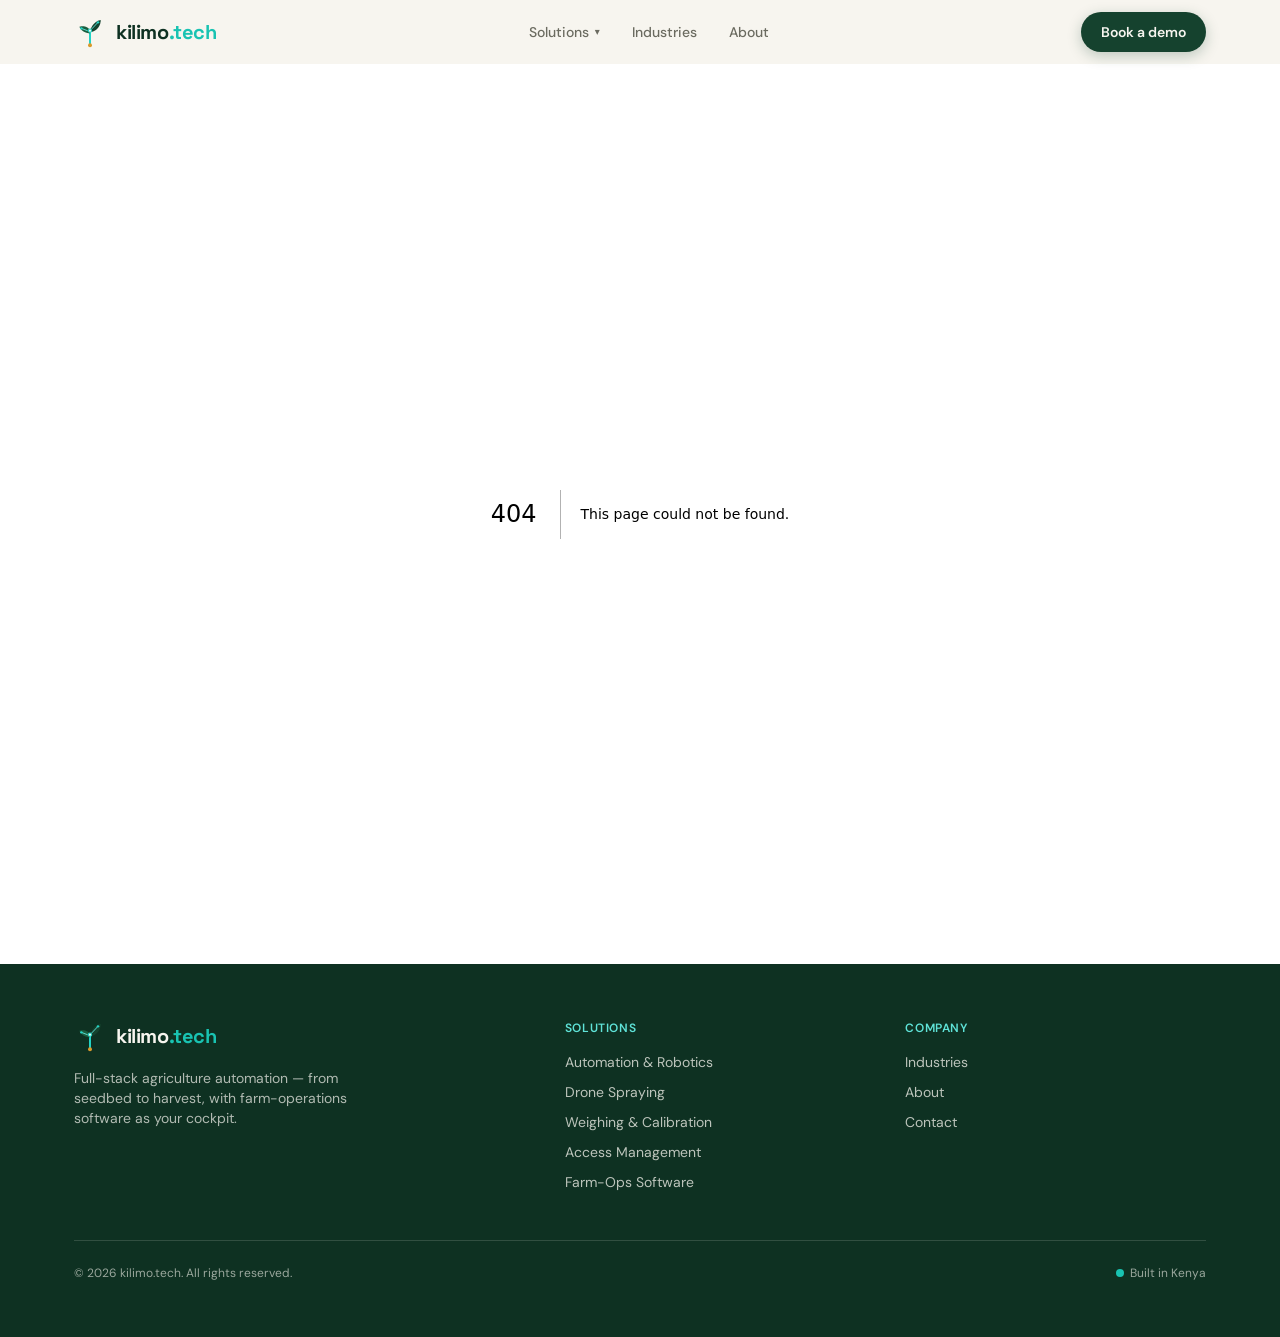
<file: 404/index.html>
<!DOCTYPE html><!--zVk5OR0oorFvxSRVLIuim--><html lang="en"><head><meta charSet="utf-8"/><meta name="viewport" content="width=device-width, initial-scale=1"/><link rel="stylesheet" href="/_next/static/chunks/1ef7079df2634f81.css" data-precedence="next"/><link rel="preload" as="script" fetchPriority="low" href="/_next/static/chunks/b1abc3b510ab667c.js"/><script src="/_next/static/chunks/95d6a24accac1668.js" async=""></script><script src="/_next/static/chunks/bdf80382ac4b4a44.js" async=""></script><script src="/_next/static/chunks/4c62b6ad285720a2.js" async=""></script><script src="/_next/static/chunks/turbopack-2c376685431509b3.js" async=""></script><script src="/_next/static/chunks/ecebbdc770a5d8aa.js" async=""></script><script src="/_next/static/chunks/87e65551c4eb5258.js" async=""></script><link rel="preload" href="https://fonts.googleapis.com/css2?family=DM+Sans:opsz,wght@9..40,400;9..40,500;9..40,600;9..40,700&amp;family=Space+Grotesk:wght@500;600;700&amp;display=swap" as="style"/><link rel="preconnect" href="https://fonts.googleapis.com"/><link rel="preconnect" href="https://fonts.gstatic.com" crossorigin=""/><title>404: This page could not be found.</title><meta name="robots" content="noindex"/><meta name="theme-color" content="#15422E"/><title>kilimo.tech — Full-stack agriculture automation</title><meta name="description" content="Full-stack agriculture automation — from seedbed to harvest — plus farm-operations software that runs the whole operation from one cockpit."/><meta name="author" content="kilimo.tech"/><meta name="keywords" content="agriculture automation,precision agriculture,farm operations software,crop monitoring,AI disease detection,agritech Africa,agritech Kenya,precision spraying,harvesting automation"/><meta name="robots" content="index, follow"/><meta property="og:title" content="kilimo.tech — Full-stack agriculture automation"/><meta property="og:description" content="From seedbed to harvest, plus farm-operations software in one stack. Built for African agriculture."/><meta property="og:url" content="https://kilimo.tech/"/><meta property="og:site_name" content="kilimo.tech"/><meta property="og:locale" content="en_US"/><meta property="og:image" content="https://kilimo.tech/og-image.png"/><meta property="og:image:width" content="1200"/><meta property="og:image:height" content="630"/><meta property="og:image:alt" content="kilimo.tech — full-stack agriculture automation"/><meta property="og:type" content="website"/><meta name="twitter:card" content="summary_large_image"/><meta name="twitter:title" content="kilimo.tech — Full-stack agriculture automation"/><meta name="twitter:description" content="From seedbed to harvest, plus farm-operations software in one stack. Built for African agriculture."/><meta name="twitter:image" content="https://kilimo.tech/og-image.png"/><link rel="icon" href="/favicon.svg" type="image/svg+xml"/><link rel="stylesheet" href="https://fonts.googleapis.com/css2?family=DM+Sans:opsz,wght@9..40,400;9..40,500;9..40,600;9..40,700&amp;family=Space+Grotesk:wght@500;600;700&amp;display=swap"/><script src="/_next/static/chunks/a6dad97d9634a72d.js" noModule=""></script></head><body class="font-sans antialiased min-h-screen flex flex-col bg-[var(--color-cream)] text-[var(--color-ink)]"><div hidden=""><!--$--><!--/$--></div><div id="top"></div><header class="sticky top-0 z-50 transition-all duration-300 bg-[var(--color-cream)]"><div class="shell flex items-center justify-between h-16"><a class="flex items-center gap-2.5" href="/"><svg class="h-8 w-8" viewBox="0 0 48 48" fill="none" xmlns="http://www.w3.org/2000/svg" aria-hidden="true"><path d="M24 44V22" stroke="var(--color-cyan-bright)" stroke-width="3" stroke-linecap="round"></path><circle cx="24" cy="44" r="3" fill="var(--color-amber)"></circle><path d="M24 26C24 26 12 26 8 16C8 16 20 12 24 22C24 22 24 24 24 26Z" fill="var(--color-forest-soft)"></path><path d="M11 18.5L20 22" stroke="var(--color-cyan-soft)" stroke-width="1.4" stroke-linecap="round"></path><path d="M24 22C24 22 28 8 40 6C40 6 41 20 26 24C26 24 24 24 24 22Z" fill="var(--color-forest)"></path><path d="M36 9.5L27 19" stroke="var(--color-cyan-soft)" stroke-width="1.4" stroke-linecap="round"></path><circle cx="11" cy="18.5" r="1.8" fill="var(--color-cyan-bright)"></circle><circle cx="36" cy="9.5" r="1.8" fill="var(--color-cyan-bright)"></circle><circle cx="24" cy="22" r="2.4" fill="var(--color-cream)" stroke="var(--color-cyan-bright)" stroke-width="1.6"></circle></svg><span class="font-display font-bold tracking-tight text-xl text-[var(--color-forest-deep)]">kilimo<span class="text-[var(--color-cyan)]">.tech</span></span></a><nav class="hidden md:flex items-center gap-8"><div class="relative"><button class="flex items-center gap-1.5 text-sm font-medium text-[var(--color-ink-soft)] hover:text-[var(--color-forest)] transition-colors">Solutions<span class="text-[10px]">▾</span></button></div><a class="text-sm font-medium text-[var(--color-ink-soft)] hover:text-[var(--color-forest)] transition-colors" href="/industries/">Industries</a><a class="text-sm font-medium text-[var(--color-ink-soft)] hover:text-[var(--color-forest)] transition-colors" href="/about/">About</a></nav><div class="flex items-center gap-3"><a class="hidden sm:inline-flex items-center rounded-full bg-[var(--color-forest)] px-5 py-2.5 text-sm font-semibold text-[var(--color-cream)] hover:bg-[var(--color-forest-soft)] transition-colors shadow-[0_4px_14px_rgba(21,66,46,0.25)]" href="/contact/">Book a demo</a><button aria-label="Toggle menu" class="md:hidden inline-flex h-10 w-10 items-center justify-center rounded-lg border border-[var(--color-edge-strong)] text-[var(--color-forest)]"><span class="text-lg">☰</span></button></div></div></header><main class="relative flex-1"><div style="font-family:system-ui,&quot;Segoe UI&quot;,Roboto,Helvetica,Arial,sans-serif,&quot;Apple Color Emoji&quot;,&quot;Segoe UI Emoji&quot;;height:100vh;text-align:center;display:flex;flex-direction:column;align-items:center;justify-content:center"><div><style>body{color:#000;background:#fff;margin:0}.next-error-h1{border-right:1px solid rgba(0,0,0,.3)}@media (prefers-color-scheme:dark){body{color:#fff;background:#000}.next-error-h1{border-right:1px solid rgba(255,255,255,.3)}}</style><h1 class="next-error-h1" style="display:inline-block;margin:0 20px 0 0;padding:0 23px 0 0;font-size:24px;font-weight:500;vertical-align:top;line-height:49px">404</h1><div style="display:inline-block"><h2 style="font-size:14px;font-weight:400;line-height:49px;margin:0">This page could not be found.</h2></div></div></div><!--$--><!--/$--></main><footer class="bg-[var(--color-forest-deep)] text-[var(--color-cream)]"><div class="shell py-14"><div class="grid gap-10 md:grid-cols-[1.5fr_1fr_1fr]"><div><a class="flex items-center gap-2.5" href="/"><svg class="h-8 w-8" viewBox="0 0 48 48" fill="none" xmlns="http://www.w3.org/2000/svg" aria-hidden="true"><path d="M24 44V22" stroke="var(--color-cyan-bright)" stroke-width="3" stroke-linecap="round"></path><circle cx="24" cy="44" r="3" fill="var(--color-amber)"></circle><path d="M24 26C24 26 12 26 8 16C8 16 20 12 24 22C24 22 24 24 24 26Z" fill="var(--color-forest-soft)"></path><path d="M11 18.5L20 22" stroke="var(--color-cyan-soft)" stroke-width="1.4" stroke-linecap="round"></path><path d="M24 22C24 22 28 8 40 6C40 6 41 20 26 24C26 24 24 24 24 22Z" fill="var(--color-forest)"></path><path d="M36 9.5L27 19" stroke="var(--color-cyan-soft)" stroke-width="1.4" stroke-linecap="round"></path><circle cx="11" cy="18.5" r="1.8" fill="var(--color-cyan-bright)"></circle><circle cx="36" cy="9.5" r="1.8" fill="var(--color-cyan-bright)"></circle><circle cx="24" cy="22" r="2.4" fill="var(--color-cream)" stroke="var(--color-cyan-bright)" stroke-width="1.6"></circle></svg><span class="font-display font-bold tracking-tight text-xl text-[var(--color-cream)]">kilimo<span class="text-[var(--color-cyan)]">.tech</span></span></a><p class="mt-4 max-w-xs text-sm text-[var(--color-cream)]/70">Full-stack agriculture automation — from seedbed to harvest, with farm-operations software as your cockpit.</p></div><div><h5 class="text-xs font-semibold uppercase tracking-wider text-[var(--color-cyan-soft)]">Solutions</h5><ul class="mt-4 space-y-2.5 text-sm text-[var(--color-cream)]/75"><li><a class="hover:text-[var(--color-cyan-bright)]" href="/automation-robotics/">Automation &amp; Robotics</a></li><li><a class="hover:text-[var(--color-cyan-bright)]" href="/drone-spraying/">Drone Spraying</a></li><li><a class="hover:text-[var(--color-cyan-bright)]" href="/weighing-calibration/">Weighing &amp; Calibration</a></li><li><a class="hover:text-[var(--color-cyan-bright)]" href="/access-management/">Access Management</a></li><li><a class="hover:text-[var(--color-cyan-bright)]" href="/farm-ops-software/">Farm-Ops Software</a></li></ul></div><div><h5 class="text-xs font-semibold uppercase tracking-wider text-[var(--color-cyan-soft)]">Company</h5><ul class="mt-4 space-y-2.5 text-sm text-[var(--color-cream)]/75"><li><a class="hover:text-[var(--color-cyan-bright)]" href="/industries/">Industries</a></li><li><a class="hover:text-[var(--color-cyan-bright)]" href="/about/">About</a></li><li><a class="hover:text-[var(--color-cyan-bright)]" href="/contact/">Contact</a></li></ul></div></div><div class="mt-12 flex flex-col gap-3 border-t border-[var(--color-cream)]/15 pt-6 sm:flex-row sm:items-center sm:justify-between"><p class="text-xs text-[var(--color-cream)]/60">© <!-- -->2026<!-- --> kilimo.tech. All rights reserved.</p><p class="flex items-center gap-1.5 text-xs text-[var(--color-cream)]/60"><span class="h-2 w-2 rounded-full bg-[var(--color-cyan)]"></span>Built in Kenya</p></div></div></footer><script src="/_next/static/chunks/b1abc3b510ab667c.js" id="_R_" async=""></script><script>(self.__next_f=self.__next_f||[]).push([0])</script><script>self.__next_f.push([1,"1:\"$Sreact.fragment\"\n2:I[2971,[\"/_next/static/chunks/ecebbdc770a5d8aa.js\",\"/_next/static/chunks/87e65551c4eb5258.js\"],\"Header\"]\n3:I[50746,[\"/_next/static/chunks/ecebbdc770a5d8aa.js\",\"/_next/static/chunks/87e65551c4eb5258.js\"],\"default\"]\n4:I[39806,[\"/_next/static/chunks/ecebbdc770a5d8aa.js\",\"/_next/static/chunks/87e65551c4eb5258.js\"],\"default\"]\n5:I[5737,[\"/_next/static/chunks/ecebbdc770a5d8aa.js\",\"/_next/static/chunks/87e65551c4eb5258.js\"],\"\"]\nc:I[98962,[\"/_next/static/chunks/ecebbdc770a5d8aa.js\",\"/_next/static/chunks/87e65551c4eb5258.js\"],\"default\"]\n:HL[\"/_next/static/chunks/1ef7079df2634f81.css\",\"style\"]\n:HL[\"https://fonts.googleapis.com/css2?family=DM+Sans:opsz,wght@9..40,400;9..40,500;9..40,600;9..40,700\u0026family=Space+Grotesk:wght@500;600;700\u0026display=swap\",\"style\"]\n"])</script><script>self.__next_f.push([1,"0:{\"P\":null,\"b\":\"zVk5OR0oorFvxSRVLIuim\",\"c\":[\"\",\"_not-found\",\"\"],\"q\":\"\",\"i\":false,\"f\":[[[\"\",{\"children\":[\"/_not-found\",{\"children\":[\"__PAGE__\",{}]}]},\"$undefined\",\"$undefined\",true],[[\"$\",\"$1\",\"c\",{\"children\":[[[\"$\",\"link\",\"0\",{\"rel\":\"stylesheet\",\"href\":\"/_next/static/chunks/1ef7079df2634f81.css\",\"precedence\":\"next\",\"crossOrigin\":\"$undefined\",\"nonce\":\"$undefined\"}],[\"$\",\"script\",\"script-0\",{\"src\":\"/_next/static/chunks/ecebbdc770a5d8aa.js\",\"async\":true,\"nonce\":\"$undefined\"}],[\"$\",\"script\",\"script-1\",{\"src\":\"/_next/static/chunks/87e65551c4eb5258.js\",\"async\":true,\"nonce\":\"$undefined\"}]],[\"$\",\"html\",null,{\"lang\":\"en\",\"children\":[[\"$\",\"head\",null,{\"children\":[[\"$\",\"link\",null,{\"rel\":\"preconnect\",\"href\":\"https://fonts.googleapis.com\"}],[\"$\",\"link\",null,{\"rel\":\"preconnect\",\"href\":\"https://fonts.gstatic.com\",\"crossOrigin\":\"\"}],[\"$\",\"link\",null,{\"rel\":\"stylesheet\",\"href\":\"https://fonts.googleapis.com/css2?family=DM+Sans:opsz,wght@9..40,400;9..40,500;9..40,600;9..40,700\u0026family=Space+Grotesk:wght@500;600;700\u0026display=swap\"}]]}],[\"$\",\"body\",null,{\"className\":\"font-sans antialiased min-h-screen flex flex-col bg-[var(--color-cream)] text-[var(--color-ink)]\",\"children\":[[\"$\",\"div\",null,{\"id\":\"top\"}],[\"$\",\"$L2\",null,{}],[\"$\",\"main\",null,{\"className\":\"relative flex-1\",\"children\":[\"$\",\"$L3\",null,{\"parallelRouterKey\":\"children\",\"error\":\"$undefined\",\"errorStyles\":\"$undefined\",\"errorScripts\":\"$undefined\",\"template\":[\"$\",\"$L4\",null,{}],\"templateStyles\":\"$undefined\",\"templateScripts\":\"$undefined\",\"notFound\":[[[\"$\",\"title\",null,{\"children\":\"404: This page could not be found.\"}],[\"$\",\"div\",null,{\"style\":{\"fontFamily\":\"system-ui,\\\"Segoe UI\\\",Roboto,Helvetica,Arial,sans-serif,\\\"Apple Color Emoji\\\",\\\"Segoe UI Emoji\\\"\",\"height\":\"100vh\",\"textAlign\":\"center\",\"display\":\"flex\",\"flexDirection\":\"column\",\"alignItems\":\"center\",\"justifyContent\":\"center\"},\"children\":[\"$\",\"div\",null,{\"children\":[[\"$\",\"style\",null,{\"dangerouslySetInnerHTML\":{\"__html\":\"body{color:#000;background:#fff;margin:0}.next-error-h1{border-right:1px solid rgba(0,0,0,.3)}@media (prefers-color-scheme:dark){body{color:#fff;background:#000}.next-error-h1{border-right:1px solid rgba(255,255,255,.3)}}\"}}],[\"$\",\"h1\",null,{\"className\":\"next-error-h1\",\"style\":{\"display\":\"inline-block\",\"margin\":\"0 20px 0 0\",\"padding\":\"0 23px 0 0\",\"fontSize\":24,\"fontWeight\":500,\"verticalAlign\":\"top\",\"lineHeight\":\"49px\"},\"children\":404}],[\"$\",\"div\",null,{\"style\":{\"display\":\"inline-block\"},\"children\":[\"$\",\"h2\",null,{\"style\":{\"fontSize\":14,\"fontWeight\":400,\"lineHeight\":\"49px\",\"margin\":0},\"children\":\"This page could not be found.\"}]}]]}]}]],[]],\"forbidden\":\"$undefined\",\"unauthorized\":\"$undefined\"}]}],[\"$\",\"footer\",null,{\"className\":\"bg-[var(--color-forest-deep)] text-[var(--color-cream)]\",\"children\":[\"$\",\"div\",null,{\"className\":\"shell py-14\",\"children\":[[\"$\",\"div\",null,{\"className\":\"grid gap-10 md:grid-cols-[1.5fr_1fr_1fr]\",\"children\":[[\"$\",\"div\",null,{\"children\":[[\"$\",\"$L5\",null,{\"href\":\"/\",\"className\":\"flex items-center gap-2.5\",\"children\":[[\"$\",\"svg\",null,{\"className\":\"h-8 w-8\",\"viewBox\":\"0 0 48 48\",\"fill\":\"none\",\"xmlns\":\"http://www.w3.org/2000/svg\",\"aria-hidden\":\"true\",\"children\":[[\"$\",\"path\",null,{\"d\":\"M24 44V22\",\"stroke\":\"var(--color-cyan-bright)\",\"strokeWidth\":\"3\",\"strokeLinecap\":\"round\"}],[\"$\",\"circle\",null,{\"cx\":\"24\",\"cy\":\"44\",\"r\":\"3\",\"fill\":\"var(--color-amber)\"}],[\"$\",\"path\",null,{\"d\":\"M24 26C24 26 12 26 8 16C8 16 20 12 24 22C24 22 24 24 24 26Z\",\"fill\":\"var(--color-forest-soft)\"}],[\"$\",\"path\",null,{\"d\":\"M11 18.5L20 22\",\"stroke\":\"var(--color-cyan-soft)\",\"strokeWidth\":\"1.4\",\"strokeLinecap\":\"round\"}],[\"$\",\"path\",null,{\"d\":\"M24 22C24 22 28 8 40 6C40 6 41 20 26 24C26 24 24 24 24 22Z\",\"fill\":\"var(--color-forest)\"}],[\"$\",\"path\",null,{\"d\":\"M36 9.5L27 19\",\"stroke\":\"var(--color-cyan-soft)\",\"strokeWidth\":\"1.4\",\"strokeLinecap\":\"round\"}],[\"$\",\"circle\",null,{\"cx\":\"11\",\"cy\":\"18.5\",\"r\":\"1.8\",\"fill\":\"var(--color-cyan-bright)\"}],[\"$\",\"circle\",null,{\"cx\":\"36\",\"cy\":\"9.5\",\"r\":\"1.8\",\"fill\":\"var(--color-cyan-bright)\"}],[\"$\",\"circle\",null,{\"cx\":\"24\",\"cy\":\"22\",\"r\":\"2.4\",\"fill\":\"var(--color-cream)\",\"stroke\":\"var(--color-cyan-bright)\",\"strokeWidth\":\"1.6\"}]]}],[\"$\",\"span\",null,{\"className\":\"font-display font-bold tracking-tight text-xl text-[var(--color-cream)]\",\"children\":[\"kilimo\",[\"$\",\"span\",null,{\"className\":\"text-[var(--color-cyan)]\",\"children\":\".tech\"}]]}]]}],[\"$\",\"p\",null,{\"className\":\"mt-4 max-w-xs text-sm text-[var(--color-cream)]/70\",\"children\":\"Full-stack agriculture automation — from seedbed to harvest, with farm-operations software as your cockpit.\"}]]}],[\"$\",\"div\",null,{\"children\":[[\"$\",\"h5\",null,{\"className\":\"text-xs font-semibold uppercase tracking-wider text-[var(--color-cyan-soft)]\",\"children\":\"Solutions\"}],\"$L6\"]}],\"$L7\"]}],\"$L8\"]}]}]]}]]}]]}],{\"children\":[\"$L9\",{\"children\":[\"$La\",{},null,false,false]},null,false,false]},null,false,false],\"$Lb\",false]],\"m\":\"$undefined\",\"G\":[\"$c\",\"$undefined\"],\"S\":true}\n"])</script><script>self.__next_f.push([1,"d:I[98735,[\"/_next/static/chunks/ecebbdc770a5d8aa.js\",\"/_next/static/chunks/87e65551c4eb5258.js\"],\"OutletBoundary\"]\ne:\"$Sreact.suspense\"\n10:I[98735,[\"/_next/static/chunks/ecebbdc770a5d8aa.js\",\"/_next/static/chunks/87e65551c4eb5258.js\"],\"ViewportBoundary\"]\n12:I[98735,[\"/_next/static/chunks/ecebbdc770a5d8aa.js\",\"/_next/static/chunks/87e65551c4eb5258.js\"],\"MetadataBoundary\"]\n6:[\"$\",\"ul\",null,{\"className\":\"mt-4 space-y-2.5 text-sm text-[var(--color-cream)]/75\",\"children\":[[\"$\",\"li\",\"/automation-robotics\",{\"children\":[\"$\",\"$L5\",null,{\"href\":\"/automation-robotics\",\"className\":\"hover:text-[var(--color-cyan-bright)]\",\"children\":\"Automation \u0026 Robotics\"}]}],[\"$\",\"li\",\"/drone-spraying\",{\"children\":[\"$\",\"$L5\",null,{\"href\":\"/drone-spraying\",\"className\":\"hover:text-[var(--color-cyan-bright)]\",\"children\":\"Drone Spraying\"}]}],[\"$\",\"li\",\"/weighing-calibration\",{\"children\":[\"$\",\"$L5\",null,{\"href\":\"/weighing-calibration\",\"className\":\"hover:text-[var(--color-cyan-bright)]\",\"children\":\"Weighing \u0026 Calibration\"}]}],[\"$\",\"li\",\"/access-management\",{\"children\":[\"$\",\"$L5\",null,{\"href\":\"/access-management\",\"className\":\"hover:text-[var(--color-cyan-bright)]\",\"children\":\"Access Management\"}]}],[\"$\",\"li\",\"/farm-ops-software\",{\"children\":[\"$\",\"$L5\",null,{\"href\":\"/farm-ops-software\",\"className\":\"hover:text-[var(--color-cyan-bright)]\",\"children\":\"Farm-Ops Software\"}]}]]}]\n7:[\"$\",\"div\",null,{\"children\":[[\"$\",\"h5\",null,{\"className\":\"text-xs font-semibold uppercase tracking-wider text-[var(--color-cyan-soft)]\",\"children\":\"Company\"}],[\"$\",\"ul\",null,{\"className\":\"mt-4 space-y-2.5 text-sm text-[var(--color-cream)]/75\",\"children\":[[\"$\",\"li\",\"/industries\",{\"children\":[\"$\",\"$L5\",null,{\"href\":\"/industries\",\"className\":\"hover:text-[var(--color-cyan-bright)]\",\"children\":\"Industries\"}]}],[\"$\",\"li\",\"/about\",{\"children\":[\"$\",\"$L5\",null,{\"href\":\"/about\",\"className\":\"hover:text-[var(--color-cyan-bright)]\",\"children\":\"About\"}]}],[\"$\",\"li\",\"/contact\",{\"children\":[\"$\",\"$L5\",null,{\"href\":\"/contact\",\"className\":\"hover:text-[var(--color-cyan-bright)]\",\"children\":\"Contact\"}]}]]}]]}]\n8:[\"$\",\"div\",null,{\"className\":\"mt-12 flex flex-col gap-3 border-t border-[var(--color-cream)]/15 pt-6 sm:flex-row sm:items-center sm:justify-between\",\"children\":[[\"$\",\"p\",null,{\"className\":\"text-xs text-[var(--color-cream)]/60\",\"children\":[\"© \",2026,\" kilimo.tech. All rights reserved.\"]}],[\"$\",\"p\",null,{\"className\":\"flex items-center gap-1.5 text-xs text-[var(--color-cream)]/60\",\"children\":[[\"$\",\"span\",null,{\"className\":\"h-2 w-2 rounded-full bg-[var(--color-cyan)]\"}],\"Built in Kenya\"]}]]}]\n9:[\"$\",\"$1\",\"c\",{\"children\":[null,[\"$\",\"$L3\",null,{\"parallelRouterKey\":\"children\",\"error\":\"$undefined\",\"errorStyles\":\"$undefined\",\"errorScripts\":\"$undefined\",\"template\":[\"$\",\"$L4\",null,{}],\"templateStyles\":\"$undefined\",\"templateScripts\":\"$undefined\",\"notFound\":\"$undefined\",\"forbidden\":\"$undefined\",\"unauthorized\":\"$undefined\"}]]}]\na:[\"$\",\"$1\",\"c\",{\"children\":[[[\"$\",\"title\",null,{\"children\":\"404: This page could not be found.\"}],[\"$\",\"div\",null,{\"style\":\"$0:f:0:1:0:props:children:1:props:children:1:props:children:2:props:children:props:notFound:0:1:props:style\",\"children\":[\"$\",\"div\",null,{\"children\":[[\"$\",\"style\",null,{\"dangerouslySetInnerHTML\":{\"__html\":\"body{color:#000;background:#fff;margin:0}.next-error-h1{border-right:1px solid rgba(0,0,0,.3)}@media (prefers-color-scheme:dark){body{color:#fff;background:#000}.next-error-h1{border-right:1px solid rgba(255,255,255,.3)}}\"}}],[\"$\",\"h1\",null,{\"className\":\"next-error-h1\",\"style\":\"$0:f:0:1:0:props:children:1:props:children:1:props:children:2:props:children:props:notFound:0:1:props:children:props:children:1:props:style\",\"children\":404}],[\"$\",\"div\",null,{\"style\":\"$0:f:0:1:0:props:children:1:props:children:1:props:children:2:props:children:props:notFound:0:1:props:children:props:children:2:props:style\",\"children\":[\"$\",\"h2\",null,{\"style\":\"$0:f:0:1:0:props:children:1:props:children:1:props:children:2:props:children:props:notFound:0:1:props:children:props:children:2:props:children:props:style\",\"children\":\"This page could not be found.\"}]}]]}]}]],null,[\"$\",\"$Ld\",null,{\"chi"])</script><script>self.__next_f.push([1,"ldren\":[\"$\",\"$e\",null,{\"name\":\"Next.MetadataOutlet\",\"children\":\"$@f\"}]}]]}]\nb:[\"$\",\"$1\",\"h\",{\"children\":[[\"$\",\"meta\",null,{\"name\":\"robots\",\"content\":\"noindex\"}],[\"$\",\"$L10\",null,{\"children\":\"$@11\"}],[\"$\",\"div\",null,{\"hidden\":true,\"children\":[\"$\",\"$L12\",null,{\"children\":[\"$\",\"$e\",null,{\"name\":\"Next.Metadata\",\"children\":\"$@13\"}]}]}],null]}]\n"])</script><script>self.__next_f.push([1,"11:[[\"$\",\"meta\",\"0\",{\"charSet\":\"utf-8\"}],[\"$\",\"meta\",\"1\",{\"name\":\"viewport\",\"content\":\"width=device-width, initial-scale=1\"}],[\"$\",\"meta\",\"2\",{\"name\":\"theme-color\",\"content\":\"#15422E\"}]]\n"])</script><script>self.__next_f.push([1,"14:I[57851,[\"/_next/static/chunks/ecebbdc770a5d8aa.js\",\"/_next/static/chunks/87e65551c4eb5258.js\"],\"IconMark\"]\n"])</script><script>self.__next_f.push([1,"13:[[\"$\",\"title\",\"0\",{\"children\":\"kilimo.tech — Full-stack agriculture automation\"}],[\"$\",\"meta\",\"1\",{\"name\":\"description\",\"content\":\"Full-stack agriculture automation — from seedbed to harvest — plus farm-operations software that runs the whole operation from one cockpit.\"}],[\"$\",\"meta\",\"2\",{\"name\":\"author\",\"content\":\"kilimo.tech\"}],[\"$\",\"meta\",\"3\",{\"name\":\"keywords\",\"content\":\"agriculture automation,precision agriculture,farm operations software,crop monitoring,AI disease detection,agritech Africa,agritech Kenya,precision spraying,harvesting automation\"}],[\"$\",\"meta\",\"4\",{\"name\":\"robots\",\"content\":\"index, follow\"}],[\"$\",\"meta\",\"5\",{\"property\":\"og:title\",\"content\":\"kilimo.tech — Full-stack agriculture automation\"}],[\"$\",\"meta\",\"6\",{\"property\":\"og:description\",\"content\":\"From seedbed to harvest, plus farm-operations software in one stack. Built for African agriculture.\"}],[\"$\",\"meta\",\"7\",{\"property\":\"og:url\",\"content\":\"https://kilimo.tech/\"}],[\"$\",\"meta\",\"8\",{\"property\":\"og:site_name\",\"content\":\"kilimo.tech\"}],[\"$\",\"meta\",\"9\",{\"property\":\"og:locale\",\"content\":\"en_US\"}],[\"$\",\"meta\",\"10\",{\"property\":\"og:image\",\"content\":\"https://kilimo.tech/og-image.png\"}],[\"$\",\"meta\",\"11\",{\"property\":\"og:image:width\",\"content\":\"1200\"}],[\"$\",\"meta\",\"12\",{\"property\":\"og:image:height\",\"content\":\"630\"}],[\"$\",\"meta\",\"13\",{\"property\":\"og:image:alt\",\"content\":\"kilimo.tech — full-stack agriculture automation\"}],[\"$\",\"meta\",\"14\",{\"property\":\"og:type\",\"content\":\"website\"}],[\"$\",\"meta\",\"15\",{\"name\":\"twitter:card\",\"content\":\"summary_large_image\"}],[\"$\",\"meta\",\"16\",{\"name\":\"twitter:title\",\"content\":\"kilimo.tech — Full-stack agriculture automation\"}],[\"$\",\"meta\",\"17\",{\"name\":\"twitter:description\",\"content\":\"From seedbed to harvest, plus farm-operations software in one stack. Built for African agriculture.\"}],[\"$\",\"meta\",\"18\",{\"name\":\"twitter:image\",\"content\":\"https://kilimo.tech/og-image.png\"}],[\"$\",\"link\",\"19\",{\"rel\":\"icon\",\"href\":\"/favicon.svg\",\"type\":\"image/svg+xml\"}],[\"$\",\"$L14\",\"20\",{}]]\n"])</script><script>self.__next_f.push([1,"f:null\n"])</script></body></html>
</file>
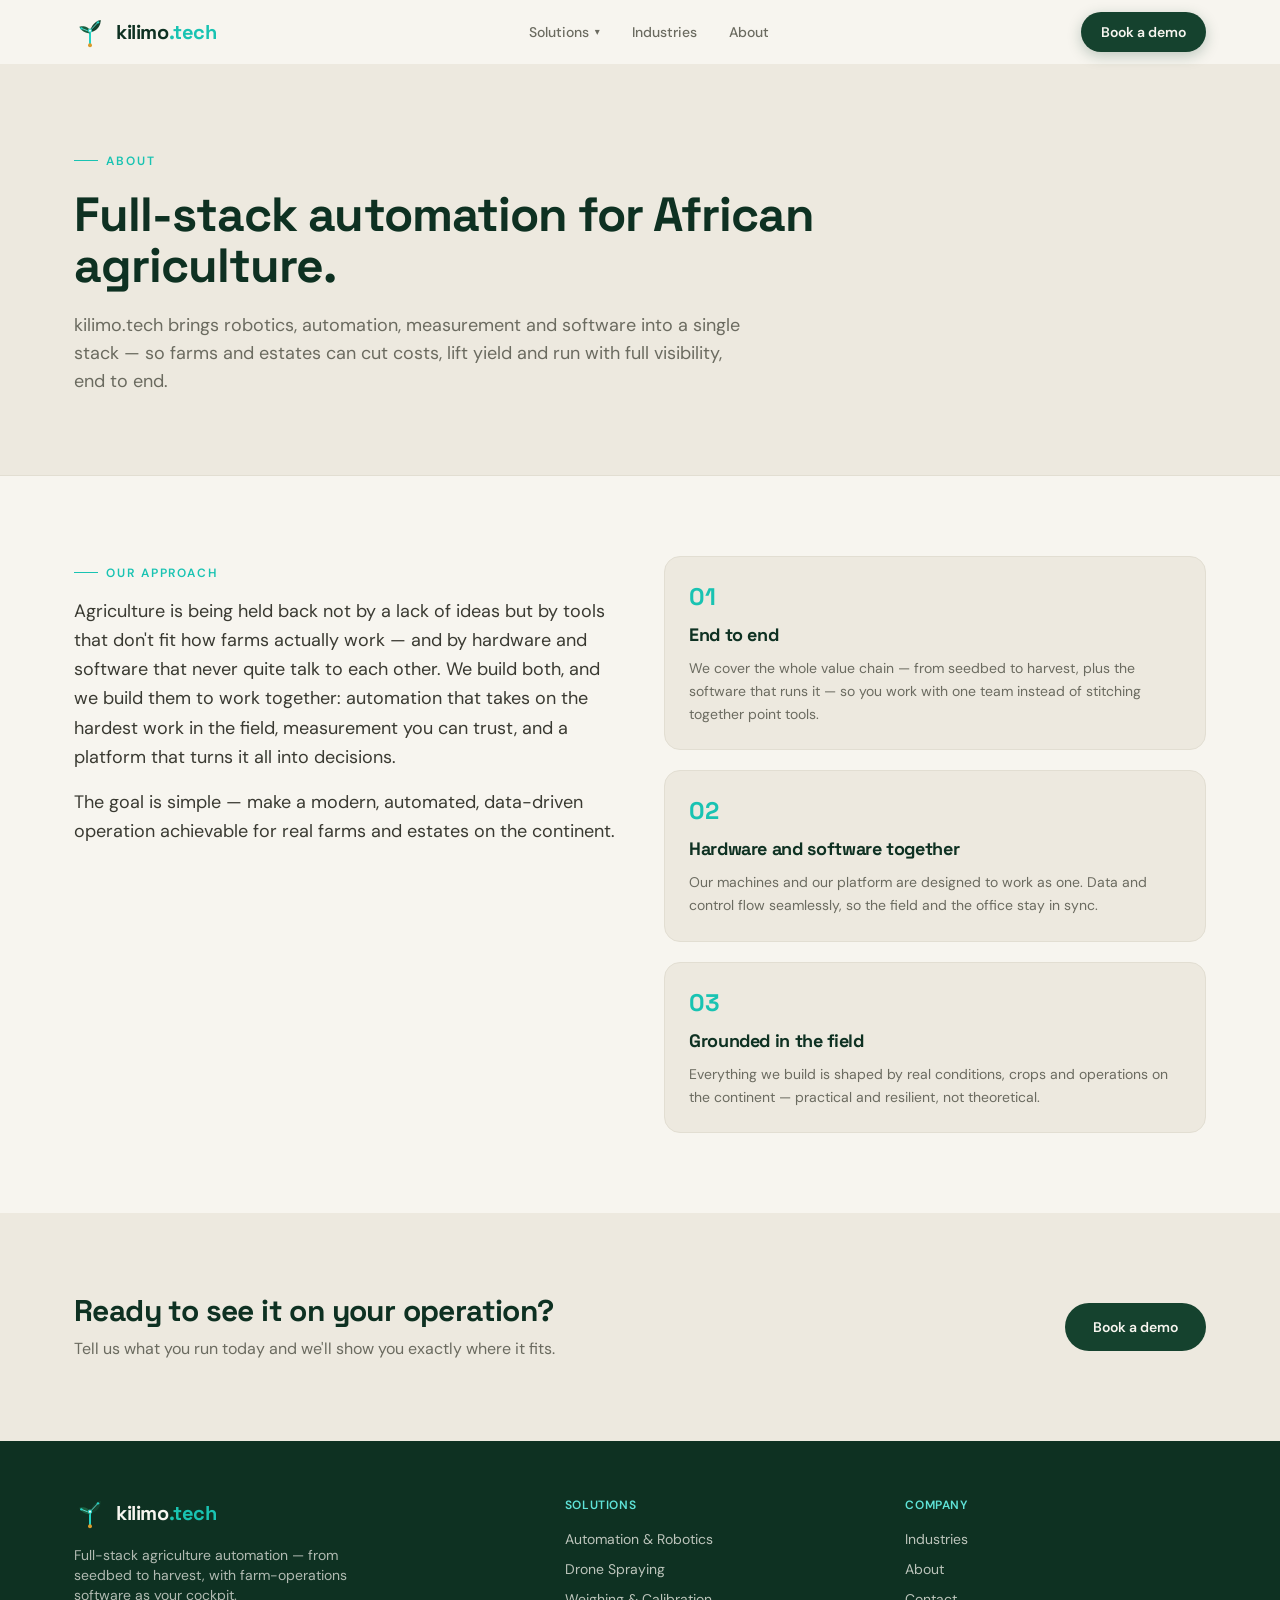
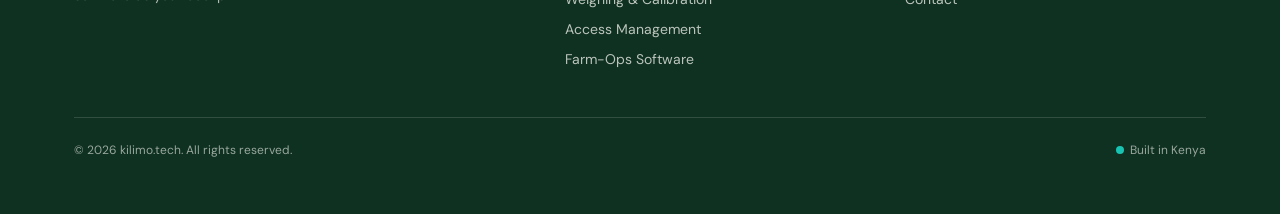
<file: about/index.html>
<!DOCTYPE html><!--zVk5OR0oorFvxSRVLIuim--><html lang="en"><head><meta charSet="utf-8"/><meta name="viewport" content="width=device-width, initial-scale=1"/><link rel="stylesheet" href="/_next/static/chunks/1ef7079df2634f81.css" data-precedence="next"/><link rel="preload" as="script" fetchPriority="low" href="/_next/static/chunks/b1abc3b510ab667c.js"/><script src="/_next/static/chunks/95d6a24accac1668.js" async=""></script><script src="/_next/static/chunks/bdf80382ac4b4a44.js" async=""></script><script src="/_next/static/chunks/4c62b6ad285720a2.js" async=""></script><script src="/_next/static/chunks/turbopack-2c376685431509b3.js" async=""></script><script src="/_next/static/chunks/ecebbdc770a5d8aa.js" async=""></script><script src="/_next/static/chunks/a23703b41b0c2e75.js" async=""></script><script src="/_next/static/chunks/87e65551c4eb5258.js" async=""></script><link rel="preload" href="https://fonts.googleapis.com/css2?family=DM+Sans:opsz,wght@9..40,400;9..40,500;9..40,600;9..40,700&amp;family=Space+Grotesk:wght@500;600;700&amp;display=swap" as="style"/><link rel="preconnect" href="https://fonts.googleapis.com"/><link rel="preconnect" href="https://fonts.gstatic.com" crossorigin=""/><meta name="theme-color" content="#15422E"/><title>About — kilimo.tech</title><meta name="description" content="kilimo.tech builds full-stack agriculture automation for African farms — hardware and software, end to end."/><meta name="author" content="kilimo.tech"/><meta name="keywords" content="agriculture automation,precision agriculture,farm operations software,crop monitoring,AI disease detection,agritech Africa,agritech Kenya,precision spraying,harvesting automation"/><meta name="robots" content="index, follow"/><meta property="og:title" content="kilimo.tech — Full-stack agriculture automation"/><meta property="og:description" content="From seedbed to harvest, plus farm-operations software in one stack. Built for African agriculture."/><meta property="og:url" content="https://kilimo.tech/"/><meta property="og:site_name" content="kilimo.tech"/><meta property="og:locale" content="en_US"/><meta property="og:image" content="https://kilimo.tech/og-image.png"/><meta property="og:image:width" content="1200"/><meta property="og:image:height" content="630"/><meta property="og:image:alt" content="kilimo.tech — full-stack agriculture automation"/><meta property="og:type" content="website"/><meta name="twitter:card" content="summary_large_image"/><meta name="twitter:title" content="kilimo.tech — Full-stack agriculture automation"/><meta name="twitter:description" content="From seedbed to harvest, plus farm-operations software in one stack. Built for African agriculture."/><meta name="twitter:image" content="https://kilimo.tech/og-image.png"/><link rel="icon" href="/favicon.svg" type="image/svg+xml"/><link rel="stylesheet" href="https://fonts.googleapis.com/css2?family=DM+Sans:opsz,wght@9..40,400;9..40,500;9..40,600;9..40,700&amp;family=Space+Grotesk:wght@500;600;700&amp;display=swap"/><script src="/_next/static/chunks/a6dad97d9634a72d.js" noModule=""></script></head><body class="font-sans antialiased min-h-screen flex flex-col bg-[var(--color-cream)] text-[var(--color-ink)]"><div hidden=""><!--$--><!--/$--></div><div id="top"></div><header class="sticky top-0 z-50 transition-all duration-300 bg-[var(--color-cream)]"><div class="shell flex items-center justify-between h-16"><a class="flex items-center gap-2.5" href="/"><svg class="h-8 w-8" viewBox="0 0 48 48" fill="none" xmlns="http://www.w3.org/2000/svg" aria-hidden="true"><path d="M24 44V22" stroke="var(--color-cyan-bright)" stroke-width="3" stroke-linecap="round"></path><circle cx="24" cy="44" r="3" fill="var(--color-amber)"></circle><path d="M24 26C24 26 12 26 8 16C8 16 20 12 24 22C24 22 24 24 24 26Z" fill="var(--color-forest-soft)"></path><path d="M11 18.5L20 22" stroke="var(--color-cyan-soft)" stroke-width="1.4" stroke-linecap="round"></path><path d="M24 22C24 22 28 8 40 6C40 6 41 20 26 24C26 24 24 24 24 22Z" fill="var(--color-forest)"></path><path d="M36 9.5L27 19" stroke="var(--color-cyan-soft)" stroke-width="1.4" stroke-linecap="round"></path><circle cx="11" cy="18.5" r="1.8" fill="var(--color-cyan-bright)"></circle><circle cx="36" cy="9.5" r="1.8" fill="var(--color-cyan-bright)"></circle><circle cx="24" cy="22" r="2.4" fill="var(--color-cream)" stroke="var(--color-cyan-bright)" stroke-width="1.6"></circle></svg><span class="font-display font-bold tracking-tight text-xl text-[var(--color-forest-deep)]">kilimo<span class="text-[var(--color-cyan)]">.tech</span></span></a><nav class="hidden md:flex items-center gap-8"><div class="relative"><button class="flex items-center gap-1.5 text-sm font-medium text-[var(--color-ink-soft)] hover:text-[var(--color-forest)] transition-colors">Solutions<span class="text-[10px]">▾</span></button></div><a class="text-sm font-medium text-[var(--color-ink-soft)] hover:text-[var(--color-forest)] transition-colors" href="/industries/">Industries</a><a class="text-sm font-medium text-[var(--color-ink-soft)] hover:text-[var(--color-forest)] transition-colors" href="/about/">About</a></nav><div class="flex items-center gap-3"><a class="hidden sm:inline-flex items-center rounded-full bg-[var(--color-forest)] px-5 py-2.5 text-sm font-semibold text-[var(--color-cream)] hover:bg-[var(--color-forest-soft)] transition-colors shadow-[0_4px_14px_rgba(21,66,46,0.25)]" href="/contact/">Book a demo</a><button aria-label="Toggle menu" class="md:hidden inline-flex h-10 w-10 items-center justify-center rounded-lg border border-[var(--color-edge-strong)] text-[var(--color-forest)]"><span class="text-lg">☰</span></button></div></div></header><main class="relative flex-1"><section class="border-b border-[var(--color-edge)] bg-[var(--color-cream-deep)]"><div class="shell py-16 lg:py-20"><div class="max-w-3xl"><span class="inline-flex items-center gap-2 text-xs font-semibold uppercase tracking-[0.16em] text-[var(--color-cyan)]"><span class="h-px w-6 bg-[var(--color-cyan)]"></span>About</span><h1 class="mt-5 font-display text-4xl font-bold leading-[1.07] text-[var(--color-forest-deep)] sm:text-5xl">Full-stack automation for African agriculture.</h1><p class="mt-5 max-w-2xl text-lg text-[var(--color-ink-soft)]">kilimo.tech brings robotics, automation, measurement and software into a single stack — so farms and estates can cut costs, lift yield and run with full visibility, end to end.</p></div></div></section><section class="py-16 lg:py-20"><div class="shell grid gap-12 lg:grid-cols-[1fr_1fr]"><div><span class="inline-flex items-center gap-2 text-xs font-semibold uppercase tracking-[0.16em] text-[var(--color-cyan)]"><span class="h-px w-6 bg-[var(--color-cyan)]"></span>Our approach</span><p class="mt-4 text-lg leading-relaxed text-[var(--color-ink)]">Agriculture is being held back not by a lack of ideas but by tools that don&#x27;t fit how farms actually work — and by hardware and software that never quite talk to each other. We build both, and we build them to work together: automation that takes on the hardest work in the field, measurement you can trust, and a platform that turns it all into decisions.</p><p class="mt-4 text-lg leading-relaxed text-[var(--color-ink)]">The goal is simple — make a modern, automated, data-driven operation achievable for real farms and estates on the continent.</p></div><div class="space-y-5"><div class="rounded-2xl border border-[var(--color-edge)] bg-[var(--color-cream-deep)] p-6"><div class="font-display text-2xl font-bold text-[var(--color-cyan)]">0<!-- -->1</div><h3 class="mt-2 font-display text-lg font-bold text-[var(--color-forest-deep)]">End to end</h3><p class="mt-2 text-sm leading-relaxed text-[var(--color-ink-soft)]">We cover the whole value chain — from seedbed to harvest, plus the software that runs it — so you work with one team instead of stitching together point tools.</p></div><div class="rounded-2xl border border-[var(--color-edge)] bg-[var(--color-cream-deep)] p-6"><div class="font-display text-2xl font-bold text-[var(--color-cyan)]">0<!-- -->2</div><h3 class="mt-2 font-display text-lg font-bold text-[var(--color-forest-deep)]">Hardware and software together</h3><p class="mt-2 text-sm leading-relaxed text-[var(--color-ink-soft)]">Our machines and our platform are designed to work as one. Data and control flow seamlessly, so the field and the office stay in sync.</p></div><div class="rounded-2xl border border-[var(--color-edge)] bg-[var(--color-cream-deep)] p-6"><div class="font-display text-2xl font-bold text-[var(--color-cyan)]">0<!-- -->3</div><h3 class="mt-2 font-display text-lg font-bold text-[var(--color-forest-deep)]">Grounded in the field</h3><p class="mt-2 text-sm leading-relaxed text-[var(--color-ink-soft)]">Everything we build is shaped by real conditions, crops and operations on the continent — practical and resilient, not theoretical.</p></div></div></div></section><section class="bg-[var(--color-cream-deep)] py-16 text-[var(--color-forest-deep)] lg:py-20"><div class="shell flex flex-col items-start justify-between gap-6 md:flex-row md:items-center"><div class="max-w-xl"><h2 class="font-display text-2xl font-bold sm:text-3xl">Ready to see it on your operation?</h2><p class="mt-2 text-[var(--color-ink-soft)]">Tell us what you run today and we&#x27;ll show you exactly where it fits.</p></div><a class="inline-flex shrink-0 items-center rounded-full bg-[var(--color-forest)] px-7 py-3.5 text-sm font-semibold text-[var(--color-cream)] hover:bg-[var(--color-forest-soft)] transition-colors" href="/contact/">Book a demo</a></div></section><!--$--><!--/$--></main><footer class="bg-[var(--color-forest-deep)] text-[var(--color-cream)]"><div class="shell py-14"><div class="grid gap-10 md:grid-cols-[1.5fr_1fr_1fr]"><div><a class="flex items-center gap-2.5" href="/"><svg class="h-8 w-8" viewBox="0 0 48 48" fill="none" xmlns="http://www.w3.org/2000/svg" aria-hidden="true"><path d="M24 44V22" stroke="var(--color-cyan-bright)" stroke-width="3" stroke-linecap="round"></path><circle cx="24" cy="44" r="3" fill="var(--color-amber)"></circle><path d="M24 26C24 26 12 26 8 16C8 16 20 12 24 22C24 22 24 24 24 26Z" fill="var(--color-forest-soft)"></path><path d="M11 18.5L20 22" stroke="var(--color-cyan-soft)" stroke-width="1.4" stroke-linecap="round"></path><path d="M24 22C24 22 28 8 40 6C40 6 41 20 26 24C26 24 24 24 24 22Z" fill="var(--color-forest)"></path><path d="M36 9.5L27 19" stroke="var(--color-cyan-soft)" stroke-width="1.4" stroke-linecap="round"></path><circle cx="11" cy="18.5" r="1.8" fill="var(--color-cyan-bright)"></circle><circle cx="36" cy="9.5" r="1.8" fill="var(--color-cyan-bright)"></circle><circle cx="24" cy="22" r="2.4" fill="var(--color-cream)" stroke="var(--color-cyan-bright)" stroke-width="1.6"></circle></svg><span class="font-display font-bold tracking-tight text-xl text-[var(--color-cream)]">kilimo<span class="text-[var(--color-cyan)]">.tech</span></span></a><p class="mt-4 max-w-xs text-sm text-[var(--color-cream)]/70">Full-stack agriculture automation — from seedbed to harvest, with farm-operations software as your cockpit.</p></div><div><h5 class="text-xs font-semibold uppercase tracking-wider text-[var(--color-cyan-soft)]">Solutions</h5><ul class="mt-4 space-y-2.5 text-sm text-[var(--color-cream)]/75"><li><a class="hover:text-[var(--color-cyan-bright)]" href="/automation-robotics/">Automation &amp; Robotics</a></li><li><a class="hover:text-[var(--color-cyan-bright)]" href="/drone-spraying/">Drone Spraying</a></li><li><a class="hover:text-[var(--color-cyan-bright)]" href="/weighing-calibration/">Weighing &amp; Calibration</a></li><li><a class="hover:text-[var(--color-cyan-bright)]" href="/access-management/">Access Management</a></li><li><a class="hover:text-[var(--color-cyan-bright)]" href="/farm-ops-software/">Farm-Ops Software</a></li></ul></div><div><h5 class="text-xs font-semibold uppercase tracking-wider text-[var(--color-cyan-soft)]">Company</h5><ul class="mt-4 space-y-2.5 text-sm text-[var(--color-cream)]/75"><li><a class="hover:text-[var(--color-cyan-bright)]" href="/industries/">Industries</a></li><li><a class="hover:text-[var(--color-cyan-bright)]" href="/about/">About</a></li><li><a class="hover:text-[var(--color-cyan-bright)]" href="/contact/">Contact</a></li></ul></div></div><div class="mt-12 flex flex-col gap-3 border-t border-[var(--color-cream)]/15 pt-6 sm:flex-row sm:items-center sm:justify-between"><p class="text-xs text-[var(--color-cream)]/60">© <!-- -->2026<!-- --> kilimo.tech. All rights reserved.</p><p class="flex items-center gap-1.5 text-xs text-[var(--color-cream)]/60"><span class="h-2 w-2 rounded-full bg-[var(--color-cyan)]"></span>Built in Kenya</p></div></div></footer><script src="/_next/static/chunks/b1abc3b510ab667c.js" id="_R_" async=""></script><script>(self.__next_f=self.__next_f||[]).push([0])</script><script>self.__next_f.push([1,"1:\"$Sreact.fragment\"\n2:I[2971,[\"/_next/static/chunks/ecebbdc770a5d8aa.js\"],\"Header\"]\n3:I[50746,[\"/_next/static/chunks/a23703b41b0c2e75.js\",\"/_next/static/chunks/87e65551c4eb5258.js\"],\"default\"]\n4:I[39806,[\"/_next/static/chunks/a23703b41b0c2e75.js\",\"/_next/static/chunks/87e65551c4eb5258.js\"],\"default\"]\n5:I[5737,[\"/_next/static/chunks/ecebbdc770a5d8aa.js\"],\"\"]\n10:I[98962,[\"/_next/static/chunks/a23703b41b0c2e75.js\",\"/_next/static/chunks/87e65551c4eb5258.js\"],\"default\"]\n:HL[\"/_next/static/chunks/1ef7079df2634f81.css\",\"style\"]\n:HL[\"https://fonts.googleapis.com/css2?family=DM+Sans:opsz,wght@9..40,400;9..40,500;9..40,600;9..40,700\u0026family=Space+Grotesk:wght@500;600;700\u0026display=swap\",\"style\"]\n"])</script><script>self.__next_f.push([1,"0:{\"P\":null,\"b\":\"zVk5OR0oorFvxSRVLIuim\",\"c\":[\"\",\"about\",\"\"],\"q\":\"\",\"i\":false,\"f\":[[[\"\",{\"children\":[\"about\",{\"children\":[\"__PAGE__\",{}]}]},\"$undefined\",\"$undefined\",true],[[\"$\",\"$1\",\"c\",{\"children\":[[[\"$\",\"link\",\"0\",{\"rel\":\"stylesheet\",\"href\":\"/_next/static/chunks/1ef7079df2634f81.css\",\"precedence\":\"next\",\"crossOrigin\":\"$undefined\",\"nonce\":\"$undefined\"}],[\"$\",\"script\",\"script-0\",{\"src\":\"/_next/static/chunks/ecebbdc770a5d8aa.js\",\"async\":true,\"nonce\":\"$undefined\"}]],[\"$\",\"html\",null,{\"lang\":\"en\",\"children\":[[\"$\",\"head\",null,{\"children\":[[\"$\",\"link\",null,{\"rel\":\"preconnect\",\"href\":\"https://fonts.googleapis.com\"}],[\"$\",\"link\",null,{\"rel\":\"preconnect\",\"href\":\"https://fonts.gstatic.com\",\"crossOrigin\":\"\"}],[\"$\",\"link\",null,{\"rel\":\"stylesheet\",\"href\":\"https://fonts.googleapis.com/css2?family=DM+Sans:opsz,wght@9..40,400;9..40,500;9..40,600;9..40,700\u0026family=Space+Grotesk:wght@500;600;700\u0026display=swap\"}]]}],[\"$\",\"body\",null,{\"className\":\"font-sans antialiased min-h-screen flex flex-col bg-[var(--color-cream)] text-[var(--color-ink)]\",\"children\":[[\"$\",\"div\",null,{\"id\":\"top\"}],[\"$\",\"$L2\",null,{}],[\"$\",\"main\",null,{\"className\":\"relative flex-1\",\"children\":[\"$\",\"$L3\",null,{\"parallelRouterKey\":\"children\",\"error\":\"$undefined\",\"errorStyles\":\"$undefined\",\"errorScripts\":\"$undefined\",\"template\":[\"$\",\"$L4\",null,{}],\"templateStyles\":\"$undefined\",\"templateScripts\":\"$undefined\",\"notFound\":[[[\"$\",\"title\",null,{\"children\":\"404: This page could not be found.\"}],[\"$\",\"div\",null,{\"style\":{\"fontFamily\":\"system-ui,\\\"Segoe UI\\\",Roboto,Helvetica,Arial,sans-serif,\\\"Apple Color Emoji\\\",\\\"Segoe UI Emoji\\\"\",\"height\":\"100vh\",\"textAlign\":\"center\",\"display\":\"flex\",\"flexDirection\":\"column\",\"alignItems\":\"center\",\"justifyContent\":\"center\"},\"children\":[\"$\",\"div\",null,{\"children\":[[\"$\",\"style\",null,{\"dangerouslySetInnerHTML\":{\"__html\":\"body{color:#000;background:#fff;margin:0}.next-error-h1{border-right:1px solid rgba(0,0,0,.3)}@media (prefers-color-scheme:dark){body{color:#fff;background:#000}.next-error-h1{border-right:1px solid rgba(255,255,255,.3)}}\"}}],[\"$\",\"h1\",null,{\"className\":\"next-error-h1\",\"style\":{\"display\":\"inline-block\",\"margin\":\"0 20px 0 0\",\"padding\":\"0 23px 0 0\",\"fontSize\":24,\"fontWeight\":500,\"verticalAlign\":\"top\",\"lineHeight\":\"49px\"},\"children\":404}],[\"$\",\"div\",null,{\"style\":{\"display\":\"inline-block\"},\"children\":[\"$\",\"h2\",null,{\"style\":{\"fontSize\":14,\"fontWeight\":400,\"lineHeight\":\"49px\",\"margin\":0},\"children\":\"This page could not be found.\"}]}]]}]}]],[]],\"forbidden\":\"$undefined\",\"unauthorized\":\"$undefined\"}]}],[\"$\",\"footer\",null,{\"className\":\"bg-[var(--color-forest-deep)] text-[var(--color-cream)]\",\"children\":[\"$\",\"div\",null,{\"className\":\"shell py-14\",\"children\":[[\"$\",\"div\",null,{\"className\":\"grid gap-10 md:grid-cols-[1.5fr_1fr_1fr]\",\"children\":[[\"$\",\"div\",null,{\"children\":[[\"$\",\"$L5\",null,{\"href\":\"/\",\"className\":\"flex items-center gap-2.5\",\"children\":[[\"$\",\"svg\",null,{\"className\":\"h-8 w-8\",\"viewBox\":\"0 0 48 48\",\"fill\":\"none\",\"xmlns\":\"http://www.w3.org/2000/svg\",\"aria-hidden\":\"true\",\"children\":[[\"$\",\"path\",null,{\"d\":\"M24 44V22\",\"stroke\":\"var(--color-cyan-bright)\",\"strokeWidth\":\"3\",\"strokeLinecap\":\"round\"}],[\"$\",\"circle\",null,{\"cx\":\"24\",\"cy\":\"44\",\"r\":\"3\",\"fill\":\"var(--color-amber)\"}],[\"$\",\"path\",null,{\"d\":\"M24 26C24 26 12 26 8 16C8 16 20 12 24 22C24 22 24 24 24 26Z\",\"fill\":\"var(--color-forest-soft)\"}],[\"$\",\"path\",null,{\"d\":\"M11 18.5L20 22\",\"stroke\":\"var(--color-cyan-soft)\",\"strokeWidth\":\"1.4\",\"strokeLinecap\":\"round\"}],[\"$\",\"path\",null,{\"d\":\"M24 22C24 22 28 8 40 6C40 6 41 20 26 24C26 24 24 24 24 22Z\",\"fill\":\"var(--color-forest)\"}],[\"$\",\"path\",null,{\"d\":\"M36 9.5L27 19\",\"stroke\":\"var(--color-cyan-soft)\",\"strokeWidth\":\"1.4\",\"strokeLinecap\":\"round\"}],[\"$\",\"circle\",null,{\"cx\":\"11\",\"cy\":\"18.5\",\"r\":\"1.8\",\"fill\":\"var(--color-cyan-bright)\"}],[\"$\",\"circle\",null,{\"cx\":\"36\",\"cy\":\"9.5\",\"r\":\"1.8\",\"fill\":\"var(--color-cyan-bright)\"}],[\"$\",\"circle\",null,{\"cx\":\"24\",\"cy\":\"22\",\"r\":\"2.4\",\"fill\":\"var(--color-cream)\",\"stroke\":\"var(--color-cyan-bright)\",\"strokeWidth\":\"1.6\"}]]}],[\"$\",\"span\",null,{\"className\":\"font-display font-bold tracking-tight text-xl text-[var(--color-cream)]\",\"children\":[\"kilimo\",[\"$\",\"span\",null,{\"className\":\"text-[var(--color-cyan)]\",\"children\":\".tech\"}]]}]]}],[\"$\",\"p\",null,{\"className\":\"mt-4 max-w-xs text-sm text-[var(--color-cream)]/70\",\"children\":\"Full-stack agriculture automation — from seedbed to harvest, with farm-operations software as your cockpit.\"}]]}],[\"$\",\"div\",null,{\"children\":[[\"$\",\"h5\",null,{\"className\":\"text-xs font-semibold uppercase tracking-wider text-[var(--color-cyan-soft)]\",\"children\":\"Solutions\"}],[\"$\",\"ul\",null,{\"className\":\"mt-4 space-y-2.5 text-sm text-[var(--color-cream)]/75\",\"children\":[\"$L6\",\"$L7\",\"$L8\",\"$L9\",\"$La\"]}]]}],\"$Lb\"]}],\"$Lc\"]}]}]]}]]}]]}],{\"children\":[\"$Ld\",{\"children\":[\"$Le\",{},null,false,false]},null,false,false]},null,false,false],\"$Lf\",false]],\"m\":\"$undefined\",\"G\":[\"$10\",[]],\"S\":true}\n"])</script><script>self.__next_f.push([1,"13:I[98735,[\"/_next/static/chunks/a23703b41b0c2e75.js\",\"/_next/static/chunks/87e65551c4eb5258.js\"],\"ViewportBoundary\"]\n15:I[98735,[\"/_next/static/chunks/a23703b41b0c2e75.js\",\"/_next/static/chunks/87e65551c4eb5258.js\"],\"MetadataBoundary\"]\n16:\"$Sreact.suspense\"\n6:[\"$\",\"li\",\"/automation-robotics\",{\"children\":[\"$\",\"$L5\",null,{\"href\":\"/automation-robotics\",\"className\":\"hover:text-[var(--color-cyan-bright)]\",\"children\":\"Automation \u0026 Robotics\"}]}]\n7:[\"$\",\"li\",\"/drone-spraying\",{\"children\":[\"$\",\"$L5\",null,{\"href\":\"/drone-spraying\",\"className\":\"hover:text-[var(--color-cyan-bright)]\",\"children\":\"Drone Spraying\"}]}]\n8:[\"$\",\"li\",\"/weighing-calibration\",{\"children\":[\"$\",\"$L5\",null,{\"href\":\"/weighing-calibration\",\"className\":\"hover:text-[var(--color-cyan-bright)]\",\"children\":\"Weighing \u0026 Calibration\"}]}]\n9:[\"$\",\"li\",\"/access-management\",{\"children\":[\"$\",\"$L5\",null,{\"href\":\"/access-management\",\"className\":\"hover:text-[var(--color-cyan-bright)]\",\"children\":\"Access Management\"}]}]\na:[\"$\",\"li\",\"/farm-ops-software\",{\"children\":[\"$\",\"$L5\",null,{\"href\":\"/farm-ops-software\",\"className\":\"hover:text-[var(--color-cyan-bright)]\",\"children\":\"Farm-Ops Software\"}]}]\nb:[\"$\",\"div\",null,{\"children\":[[\"$\",\"h5\",null,{\"className\":\"text-xs font-semibold uppercase tracking-wider text-[var(--color-cyan-soft)]\",\"children\":\"Company\"}],[\"$\",\"ul\",null,{\"className\":\"mt-4 space-y-2.5 text-sm text-[var(--color-cream)]/75\",\"children\":[[\"$\",\"li\",\"/industries\",{\"children\":[\"$\",\"$L5\",null,{\"href\":\"/industries\",\"className\":\"hover:text-[var(--color-cyan-bright)]\",\"children\":\"Industries\"}]}],[\"$\",\"li\",\"/about\",{\"children\":[\"$\",\"$L5\",null,{\"href\":\"/about\",\"className\":\"hover:text-[var(--color-cyan-bright)]\",\"children\":\"About\"}]}],[\"$\",\"li\",\"/contact\",{\"children\":[\"$\",\"$L5\",null,{\"href\":\"/contact\",\"className\":\"hover:text-[var(--color-cyan-bright)]\",\"children\":\"Contact\"}]}]]}]]}]\nc:[\"$\",\"div\",null,{\"className\":\"mt-12 flex flex-col gap-3 border-t border-[var(--color-cream)]/15 pt-6 sm:flex-row sm:items-center sm:justify-between\",\"children\":[[\"$\",\"p\",null,{\"className\":\"text-xs text-[var(--color-cream)]/60\",\"children\":[\"© \",2026,\" kilimo.tech. All rights reserved.\"]}],[\"$\",\"p\",null,{\"className\":\"flex items-center gap-1.5 text-xs text-[var(--color-cream)]/60\",\"children\":[[\"$\",\"span\",null,{\"className\":\"h-2 w-2 rounded-full bg-[var(--color-cyan)]\"}],\"Built in Kenya\"]}]]}]\nd:[\"$\",\"$1\",\"c\",{\"children\":[null,[\"$\",\"$L3\",null,{\"parallelRouterKey\":\"children\",\"error\":\"$undefined\",\"errorStyles\":\"$undefined\",\"errorScripts\":\"$undefined\",\"template\":[\"$\",\"$L4\",null,{}],\"templateStyles\":\"$undefined\",\"templateScripts\":\"$undefined\",\"notFound\":\"$undefined\",\"forbidden\":\"$undefined\",\"unauthorized\":\"$undefined\"}]]}]\n"])</script><script>self.__next_f.push([1,"e:[\"$\",\"$1\",\"c\",{\"children\":[[[\"$\",\"section\",null,{\"className\":\"border-b border-[var(--color-edge)] bg-[var(--color-cream-deep)]\",\"children\":[\"$\",\"div\",null,{\"className\":\"shell py-16 lg:py-20\",\"children\":[\"$\",\"div\",null,{\"className\":\"max-w-3xl\",\"children\":[[\"$\",\"span\",null,{\"className\":\"inline-flex items-center gap-2 text-xs font-semibold uppercase tracking-[0.16em] text-[var(--color-cyan)]\",\"children\":[[\"$\",\"span\",null,{\"className\":\"h-px w-6 bg-[var(--color-cyan)]\"}],\"About\"]}],[\"$\",\"h1\",null,{\"className\":\"mt-5 font-display text-4xl font-bold leading-[1.07] text-[var(--color-forest-deep)] sm:text-5xl\",\"children\":\"Full-stack automation for African agriculture.\"}],[\"$\",\"p\",null,{\"className\":\"mt-5 max-w-2xl text-lg text-[var(--color-ink-soft)]\",\"children\":\"kilimo.tech brings robotics, automation, measurement and software into a single stack — so farms and estates can cut costs, lift yield and run with full visibility, end to end.\"}]]}]}]}],[\"$\",\"section\",null,{\"className\":\"py-16 lg:py-20\",\"children\":[\"$\",\"div\",null,{\"className\":\"shell grid gap-12 lg:grid-cols-[1fr_1fr]\",\"children\":[[\"$\",\"div\",null,{\"children\":[[\"$\",\"span\",null,{\"className\":\"inline-flex items-center gap-2 text-xs font-semibold uppercase tracking-[0.16em] text-[var(--color-cyan)]\",\"children\":[[\"$\",\"span\",null,{\"className\":\"h-px w-6 bg-[var(--color-cyan)]\"}],\"Our approach\"]}],[\"$\",\"p\",null,{\"className\":\"mt-4 text-lg leading-relaxed text-[var(--color-ink)]\",\"children\":\"Agriculture is being held back not by a lack of ideas but by tools that don't fit how farms actually work — and by hardware and software that never quite talk to each other. We build both, and we build them to work together: automation that takes on the hardest work in the field, measurement you can trust, and a platform that turns it all into decisions.\"}],[\"$\",\"p\",null,{\"className\":\"mt-4 text-lg leading-relaxed text-[var(--color-ink)]\",\"children\":\"The goal is simple — make a modern, automated, data-driven operation achievable for real farms and estates on the continent.\"}]]}],[\"$\",\"div\",null,{\"className\":\"space-y-5\",\"children\":[[\"$\",\"div\",\"End to end\",{\"className\":\"rounded-2xl border border-[var(--color-edge)] bg-[var(--color-cream-deep)] p-6\",\"children\":[[\"$\",\"div\",null,{\"className\":\"font-display text-2xl font-bold text-[var(--color-cyan)]\",\"children\":[\"0\",1]}],[\"$\",\"h3\",null,{\"className\":\"mt-2 font-display text-lg font-bold text-[var(--color-forest-deep)]\",\"children\":\"End to end\"}],[\"$\",\"p\",null,{\"className\":\"mt-2 text-sm leading-relaxed text-[var(--color-ink-soft)]\",\"children\":\"We cover the whole value chain — from seedbed to harvest, plus the software that runs it — so you work with one team instead of stitching together point tools.\"}]]}],[\"$\",\"div\",\"Hardware and software together\",{\"className\":\"rounded-2xl border border-[var(--color-edge)] bg-[var(--color-cream-deep)] p-6\",\"children\":[[\"$\",\"div\",null,{\"className\":\"font-display text-2xl font-bold text-[var(--color-cyan)]\",\"children\":[\"0\",2]}],[\"$\",\"h3\",null,{\"className\":\"mt-2 font-display text-lg font-bold text-[var(--color-forest-deep)]\",\"children\":\"Hardware and software together\"}],[\"$\",\"p\",null,{\"className\":\"mt-2 text-sm leading-relaxed text-[var(--color-ink-soft)]\",\"children\":\"Our machines and our platform are designed to work as one. Data and control flow seamlessly, so the field and the office stay in sync.\"}]]}],[\"$\",\"div\",\"Grounded in the field\",{\"className\":\"rounded-2xl border border-[var(--color-edge)] bg-[var(--color-cream-deep)] p-6\",\"children\":[[\"$\",\"div\",null,{\"className\":\"font-display text-2xl font-bold text-[var(--color-cyan)]\",\"children\":[\"0\",3]}],[\"$\",\"h3\",null,{\"className\":\"mt-2 font-display text-lg font-bold text-[var(--color-forest-deep)]\",\"children\":\"Grounded in the field\"}],[\"$\",\"p\",null,{\"className\":\"mt-2 text-sm leading-relaxed text-[var(--color-ink-soft)]\",\"children\":\"Everything we build is shaped by real conditions, crops and operations on the continent — practical and resilient, not theoretical.\"}]]}]]}]]}]}],\"$L11\"],null,\"$L12\"]}]\n"])</script><script>self.__next_f.push([1,"f:[\"$\",\"$1\",\"h\",{\"children\":[null,[\"$\",\"$L13\",null,{\"children\":\"$@14\"}],[\"$\",\"div\",null,{\"hidden\":true,\"children\":[\"$\",\"$L15\",null,{\"children\":[\"$\",\"$16\",null,{\"name\":\"Next.Metadata\",\"children\":\"$@17\"}]}]}],null]}]\n"])</script><script>self.__next_f.push([1,"18:I[98735,[\"/_next/static/chunks/a23703b41b0c2e75.js\",\"/_next/static/chunks/87e65551c4eb5258.js\"],\"OutletBoundary\"]\n11:[\"$\",\"section\",null,{\"className\":\"bg-[var(--color-cream-deep)] py-16 text-[var(--color-forest-deep)] lg:py-20\",\"children\":[\"$\",\"div\",null,{\"className\":\"shell flex flex-col items-start justify-between gap-6 md:flex-row md:items-center\",\"children\":[[\"$\",\"div\",null,{\"className\":\"max-w-xl\",\"children\":[[\"$\",\"h2\",null,{\"className\":\"font-display text-2xl font-bold sm:text-3xl\",\"children\":\"Ready to see it on your operation?\"}],[\"$\",\"p\",null,{\"className\":\"mt-2 text-[var(--color-ink-soft)]\",\"children\":\"Tell us what you run today and we'll show you exactly where it fits.\"}]]}],[\"$\",\"$L5\",null,{\"href\":\"/contact\",\"className\":\"inline-flex shrink-0 items-center rounded-full bg-[var(--color-forest)] px-7 py-3.5 text-sm font-semibold text-[var(--color-cream)] hover:bg-[var(--color-forest-soft)] transition-colors\",\"children\":\"Book a demo\"}]]}]}]\n12:[\"$\",\"$L18\",null,{\"children\":[\"$\",\"$16\",null,{\"name\":\"Next.MetadataOutlet\",\"children\":\"$@19\"}]}]\n"])</script><script>self.__next_f.push([1,"14:[[\"$\",\"meta\",\"0\",{\"charSet\":\"utf-8\"}],[\"$\",\"meta\",\"1\",{\"name\":\"viewport\",\"content\":\"width=device-width, initial-scale=1\"}],[\"$\",\"meta\",\"2\",{\"name\":\"theme-color\",\"content\":\"#15422E\"}]]\n"])</script><script>self.__next_f.push([1,"1a:I[57851,[\"/_next/static/chunks/a23703b41b0c2e75.js\",\"/_next/static/chunks/87e65551c4eb5258.js\"],\"IconMark\"]\n"])</script><script>self.__next_f.push([1,"17:[[\"$\",\"title\",\"0\",{\"children\":\"About — kilimo.tech\"}],[\"$\",\"meta\",\"1\",{\"name\":\"description\",\"content\":\"kilimo.tech builds full-stack agriculture automation for African farms — hardware and software, end to end.\"}],[\"$\",\"meta\",\"2\",{\"name\":\"author\",\"content\":\"kilimo.tech\"}],[\"$\",\"meta\",\"3\",{\"name\":\"keywords\",\"content\":\"agriculture automation,precision agriculture,farm operations software,crop monitoring,AI disease detection,agritech Africa,agritech Kenya,precision spraying,harvesting automation\"}],[\"$\",\"meta\",\"4\",{\"name\":\"robots\",\"content\":\"index, follow\"}],[\"$\",\"meta\",\"5\",{\"property\":\"og:title\",\"content\":\"kilimo.tech — Full-stack agriculture automation\"}],[\"$\",\"meta\",\"6\",{\"property\":\"og:description\",\"content\":\"From seedbed to harvest, plus farm-operations software in one stack. Built for African agriculture.\"}],[\"$\",\"meta\",\"7\",{\"property\":\"og:url\",\"content\":\"https://kilimo.tech/\"}],[\"$\",\"meta\",\"8\",{\"property\":\"og:site_name\",\"content\":\"kilimo.tech\"}],[\"$\",\"meta\",\"9\",{\"property\":\"og:locale\",\"content\":\"en_US\"}],[\"$\",\"meta\",\"10\",{\"property\":\"og:image\",\"content\":\"https://kilimo.tech/og-image.png\"}],[\"$\",\"meta\",\"11\",{\"property\":\"og:image:width\",\"content\":\"1200\"}],[\"$\",\"meta\",\"12\",{\"property\":\"og:image:height\",\"content\":\"630\"}],[\"$\",\"meta\",\"13\",{\"property\":\"og:image:alt\",\"content\":\"kilimo.tech — full-stack agriculture automation\"}],[\"$\",\"meta\",\"14\",{\"property\":\"og:type\",\"content\":\"website\"}],[\"$\",\"meta\",\"15\",{\"name\":\"twitter:card\",\"content\":\"summary_large_image\"}],[\"$\",\"meta\",\"16\",{\"name\":\"twitter:title\",\"content\":\"kilimo.tech — Full-stack agriculture automation\"}],[\"$\",\"meta\",\"17\",{\"name\":\"twitter:description\",\"content\":\"From seedbed to harvest, plus farm-operations software in one stack. Built for African agriculture.\"}],[\"$\",\"meta\",\"18\",{\"name\":\"twitter:image\",\"content\":\"https://kilimo.tech/og-image.png\"}],[\"$\",\"link\",\"19\",{\"rel\":\"icon\",\"href\":\"/favicon.svg\",\"type\":\"image/svg+xml\"}],[\"$\",\"$L1a\",\"20\",{}]]\n"])</script><script>self.__next_f.push([1,"19:null\n"])</script></body></html>
</file>
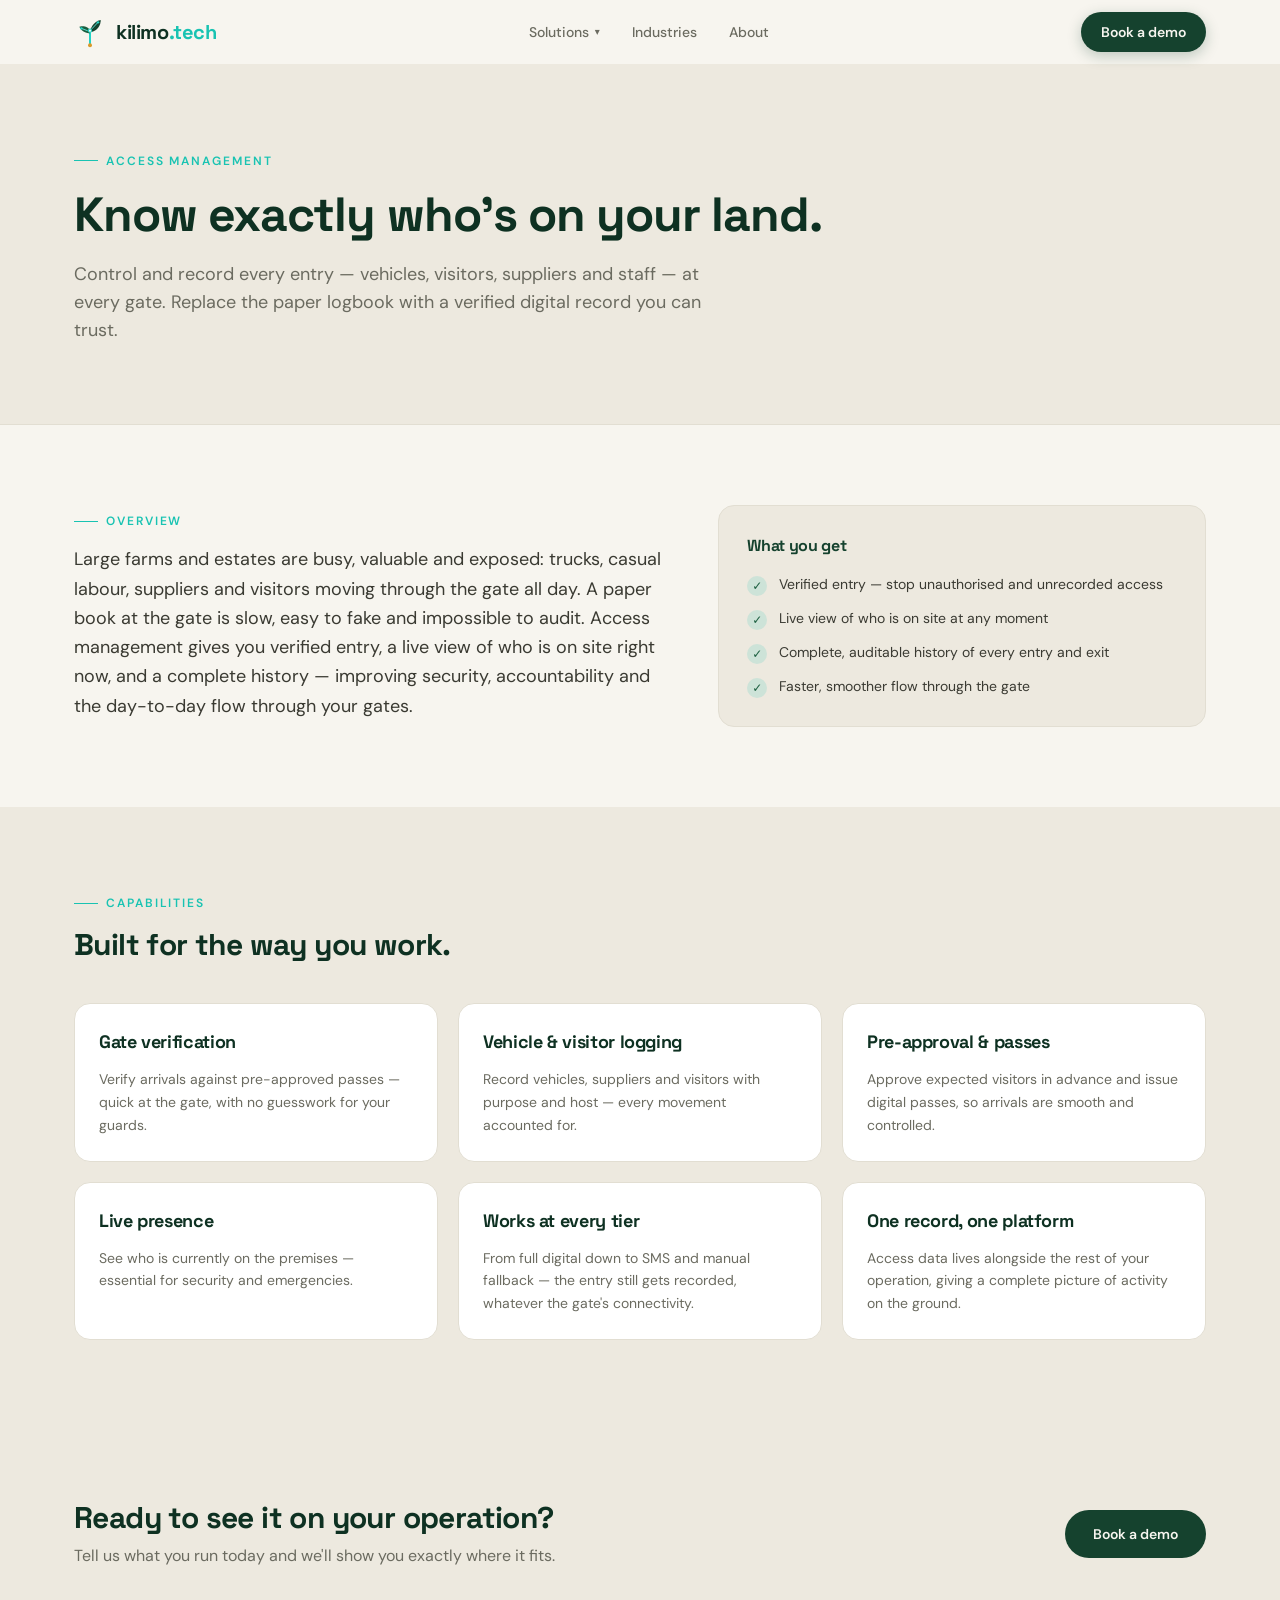
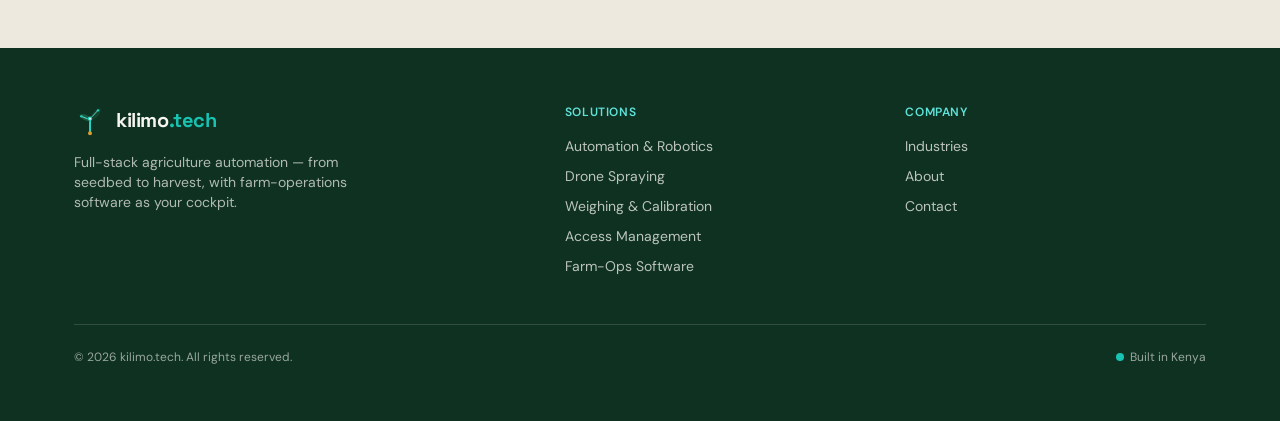
<file: access-management/index.html>
<!DOCTYPE html><!--zVk5OR0oorFvxSRVLIuim--><html lang="en"><head><meta charSet="utf-8"/><meta name="viewport" content="width=device-width, initial-scale=1"/><link rel="stylesheet" href="/_next/static/chunks/1ef7079df2634f81.css" data-precedence="next"/><link rel="preload" as="script" fetchPriority="low" href="/_next/static/chunks/b1abc3b510ab667c.js"/><script src="/_next/static/chunks/95d6a24accac1668.js" async=""></script><script src="/_next/static/chunks/bdf80382ac4b4a44.js" async=""></script><script src="/_next/static/chunks/4c62b6ad285720a2.js" async=""></script><script src="/_next/static/chunks/turbopack-2c376685431509b3.js" async=""></script><script src="/_next/static/chunks/ecebbdc770a5d8aa.js" async=""></script><script src="/_next/static/chunks/a23703b41b0c2e75.js" async=""></script><script src="/_next/static/chunks/87e65551c4eb5258.js" async=""></script><link rel="preload" href="https://fonts.googleapis.com/css2?family=DM+Sans:opsz,wght@9..40,400;9..40,500;9..40,600;9..40,700&amp;family=Space+Grotesk:wght@500;600;700&amp;display=swap" as="style"/><link rel="preconnect" href="https://fonts.googleapis.com"/><link rel="preconnect" href="https://fonts.gstatic.com" crossorigin=""/><meta name="theme-color" content="#15422E"/><title>Access Management — kilimo.tech</title><meta name="description" content="Control who comes onto your farm or estate — gates, vehicles, visitors and staff, with a full digital record."/><meta name="author" content="kilimo.tech"/><meta name="keywords" content="agriculture automation,precision agriculture,farm operations software,crop monitoring,AI disease detection,agritech Africa,agritech Kenya,precision spraying,harvesting automation"/><meta name="robots" content="index, follow"/><meta property="og:title" content="kilimo.tech — Full-stack agriculture automation"/><meta property="og:description" content="From seedbed to harvest, plus farm-operations software in one stack. Built for African agriculture."/><meta property="og:url" content="https://kilimo.tech/"/><meta property="og:site_name" content="kilimo.tech"/><meta property="og:locale" content="en_US"/><meta property="og:image" content="https://kilimo.tech/og-image.png"/><meta property="og:image:width" content="1200"/><meta property="og:image:height" content="630"/><meta property="og:image:alt" content="kilimo.tech — full-stack agriculture automation"/><meta property="og:type" content="website"/><meta name="twitter:card" content="summary_large_image"/><meta name="twitter:title" content="kilimo.tech — Full-stack agriculture automation"/><meta name="twitter:description" content="From seedbed to harvest, plus farm-operations software in one stack. Built for African agriculture."/><meta name="twitter:image" content="https://kilimo.tech/og-image.png"/><link rel="icon" href="/favicon.svg" type="image/svg+xml"/><link rel="stylesheet" href="https://fonts.googleapis.com/css2?family=DM+Sans:opsz,wght@9..40,400;9..40,500;9..40,600;9..40,700&amp;family=Space+Grotesk:wght@500;600;700&amp;display=swap"/><script src="/_next/static/chunks/a6dad97d9634a72d.js" noModule=""></script></head><body class="font-sans antialiased min-h-screen flex flex-col bg-[var(--color-cream)] text-[var(--color-ink)]"><div hidden=""><!--$--><!--/$--></div><div id="top"></div><header class="sticky top-0 z-50 transition-all duration-300 bg-[var(--color-cream)]"><div class="shell flex items-center justify-between h-16"><a class="flex items-center gap-2.5" href="/"><svg class="h-8 w-8" viewBox="0 0 48 48" fill="none" xmlns="http://www.w3.org/2000/svg" aria-hidden="true"><path d="M24 44V22" stroke="var(--color-cyan-bright)" stroke-width="3" stroke-linecap="round"></path><circle cx="24" cy="44" r="3" fill="var(--color-amber)"></circle><path d="M24 26C24 26 12 26 8 16C8 16 20 12 24 22C24 22 24 24 24 26Z" fill="var(--color-forest-soft)"></path><path d="M11 18.5L20 22" stroke="var(--color-cyan-soft)" stroke-width="1.4" stroke-linecap="round"></path><path d="M24 22C24 22 28 8 40 6C40 6 41 20 26 24C26 24 24 24 24 22Z" fill="var(--color-forest)"></path><path d="M36 9.5L27 19" stroke="var(--color-cyan-soft)" stroke-width="1.4" stroke-linecap="round"></path><circle cx="11" cy="18.5" r="1.8" fill="var(--color-cyan-bright)"></circle><circle cx="36" cy="9.5" r="1.8" fill="var(--color-cyan-bright)"></circle><circle cx="24" cy="22" r="2.4" fill="var(--color-cream)" stroke="var(--color-cyan-bright)" stroke-width="1.6"></circle></svg><span class="font-display font-bold tracking-tight text-xl text-[var(--color-forest-deep)]">kilimo<span class="text-[var(--color-cyan)]">.tech</span></span></a><nav class="hidden md:flex items-center gap-8"><div class="relative"><button class="flex items-center gap-1.5 text-sm font-medium text-[var(--color-ink-soft)] hover:text-[var(--color-forest)] transition-colors">Solutions<span class="text-[10px]">▾</span></button></div><a class="text-sm font-medium text-[var(--color-ink-soft)] hover:text-[var(--color-forest)] transition-colors" href="/industries/">Industries</a><a class="text-sm font-medium text-[var(--color-ink-soft)] hover:text-[var(--color-forest)] transition-colors" href="/about/">About</a></nav><div class="flex items-center gap-3"><a class="hidden sm:inline-flex items-center rounded-full bg-[var(--color-forest)] px-5 py-2.5 text-sm font-semibold text-[var(--color-cream)] hover:bg-[var(--color-forest-soft)] transition-colors shadow-[0_4px_14px_rgba(21,66,46,0.25)]" href="/contact/">Book a demo</a><button aria-label="Toggle menu" class="md:hidden inline-flex h-10 w-10 items-center justify-center rounded-lg border border-[var(--color-edge-strong)] text-[var(--color-forest)]"><span class="text-lg">☰</span></button></div></div></header><main class="relative flex-1"><section class="border-b border-[var(--color-edge)] bg-[var(--color-cream-deep)]"><div class="shell py-16 lg:py-20"><div class="max-w-3xl"><span class="inline-flex items-center gap-2 text-xs font-semibold uppercase tracking-[0.16em] text-[var(--color-cyan)]"><span class="h-px w-6 bg-[var(--color-cyan)]"></span>Access Management</span><h1 class="mt-5 font-display text-4xl font-bold leading-[1.07] text-[var(--color-forest-deep)] sm:text-5xl">Know exactly who&#x27;s on your land.</h1><p class="mt-5 max-w-2xl text-lg text-[var(--color-ink-soft)]">Control and record every entry — vehicles, visitors, suppliers and staff — at every gate. Replace the paper logbook with a verified digital record you can trust.</p></div></div></section><section class="py-16 lg:py-20"><div class="shell grid gap-12 lg:grid-cols-[1.1fr_0.9fr]"><div><span class="inline-flex items-center gap-2 text-xs font-semibold uppercase tracking-[0.16em] text-[var(--color-cyan)]"><span class="h-px w-6 bg-[var(--color-cyan)]"></span>Overview</span><p class="mt-4 text-lg leading-relaxed text-[var(--color-ink)]">Large farms and estates are busy, valuable and exposed: trucks, casual labour, suppliers and visitors moving through the gate all day. A paper book at the gate is slow, easy to fake and impossible to audit. Access management gives you verified entry, a live view of who is on site right now, and a complete history — improving security, accountability and the day-to-day flow through your gates.</p></div><div class="rounded-2xl border border-[var(--color-edge)] bg-[var(--color-cream-deep)] p-7"><h3 class="font-display text-base font-bold text-[var(--color-forest)]">What you get</h3><ul class="mt-4 space-y-3"><li class="flex items-start gap-3 text-sm text-[var(--color-ink)]"><span class="mt-0.5 flex h-5 w-5 shrink-0 items-center justify-center rounded-full bg-[var(--color-cyan)]/15 text-xs text-[var(--color-forest-soft)]">✓</span>Verified entry — stop unauthorised and unrecorded access</li><li class="flex items-start gap-3 text-sm text-[var(--color-ink)]"><span class="mt-0.5 flex h-5 w-5 shrink-0 items-center justify-center rounded-full bg-[var(--color-cyan)]/15 text-xs text-[var(--color-forest-soft)]">✓</span>Live view of who is on site at any moment</li><li class="flex items-start gap-3 text-sm text-[var(--color-ink)]"><span class="mt-0.5 flex h-5 w-5 shrink-0 items-center justify-center rounded-full bg-[var(--color-cyan)]/15 text-xs text-[var(--color-forest-soft)]">✓</span>Complete, auditable history of every entry and exit</li><li class="flex items-start gap-3 text-sm text-[var(--color-ink)]"><span class="mt-0.5 flex h-5 w-5 shrink-0 items-center justify-center rounded-full bg-[var(--color-cyan)]/15 text-xs text-[var(--color-forest-soft)]">✓</span>Faster, smoother flow through the gate</li></ul></div></div></section><section class="bg-[var(--color-cream-deep)] py-16 lg:py-20"><div class="shell"><div class="max-w-2xl"><span class="inline-flex items-center gap-2 text-xs font-semibold uppercase tracking-[0.16em] text-[var(--color-cyan)]"><span class="h-px w-6 bg-[var(--color-cyan)]"></span>Capabilities</span><h2 class="mt-4 font-display text-3xl font-bold text-[var(--color-forest-deep)]">Built for the way you work.</h2></div><div class="mt-10 grid gap-5 sm:grid-cols-2 lg:grid-cols-3"><div class="rounded-2xl border border-[var(--color-edge)] bg-[var(--color-paper)] p-6 transition-all hover:border-[var(--color-cyan)] hover:shadow-[0_20px_50px_-30px_rgba(14,49,34,0.5)]"><h3 class="font-display text-lg font-bold text-[var(--color-forest-deep)]">Gate verification</h3><p class="mt-3 text-sm leading-relaxed text-[var(--color-ink-soft)]">Verify arrivals against pre-approved passes — quick at the gate, with no guesswork for your guards.</p></div><div class="rounded-2xl border border-[var(--color-edge)] bg-[var(--color-paper)] p-6 transition-all hover:border-[var(--color-cyan)] hover:shadow-[0_20px_50px_-30px_rgba(14,49,34,0.5)]"><h3 class="font-display text-lg font-bold text-[var(--color-forest-deep)]">Vehicle &amp; visitor logging</h3><p class="mt-3 text-sm leading-relaxed text-[var(--color-ink-soft)]">Record vehicles, suppliers and visitors with purpose and host — every movement accounted for.</p></div><div class="rounded-2xl border border-[var(--color-edge)] bg-[var(--color-paper)] p-6 transition-all hover:border-[var(--color-cyan)] hover:shadow-[0_20px_50px_-30px_rgba(14,49,34,0.5)]"><h3 class="font-display text-lg font-bold text-[var(--color-forest-deep)]">Pre-approval &amp; passes</h3><p class="mt-3 text-sm leading-relaxed text-[var(--color-ink-soft)]">Approve expected visitors in advance and issue digital passes, so arrivals are smooth and controlled.</p></div><div class="rounded-2xl border border-[var(--color-edge)] bg-[var(--color-paper)] p-6 transition-all hover:border-[var(--color-cyan)] hover:shadow-[0_20px_50px_-30px_rgba(14,49,34,0.5)]"><h3 class="font-display text-lg font-bold text-[var(--color-forest-deep)]">Live presence</h3><p class="mt-3 text-sm leading-relaxed text-[var(--color-ink-soft)]">See who is currently on the premises — essential for security and emergencies.</p></div><div class="rounded-2xl border border-[var(--color-edge)] bg-[var(--color-paper)] p-6 transition-all hover:border-[var(--color-cyan)] hover:shadow-[0_20px_50px_-30px_rgba(14,49,34,0.5)]"><h3 class="font-display text-lg font-bold text-[var(--color-forest-deep)]">Works at every tier</h3><p class="mt-3 text-sm leading-relaxed text-[var(--color-ink-soft)]">From full digital down to SMS and manual fallback — the entry still gets recorded, whatever the gate&#x27;s connectivity.</p></div><div class="rounded-2xl border border-[var(--color-edge)] bg-[var(--color-paper)] p-6 transition-all hover:border-[var(--color-cyan)] hover:shadow-[0_20px_50px_-30px_rgba(14,49,34,0.5)]"><h3 class="font-display text-lg font-bold text-[var(--color-forest-deep)]">One record, one platform</h3><p class="mt-3 text-sm leading-relaxed text-[var(--color-ink-soft)]">Access data lives alongside the rest of your operation, giving a complete picture of activity on the ground.</p></div></div></div></section><section class="bg-[var(--color-cream-deep)] py-16 text-[var(--color-forest-deep)] lg:py-20"><div class="shell flex flex-col items-start justify-between gap-6 md:flex-row md:items-center"><div class="max-w-xl"><h2 class="font-display text-2xl font-bold sm:text-3xl">Ready to see it on your operation?</h2><p class="mt-2 text-[var(--color-ink-soft)]">Tell us what you run today and we&#x27;ll show you exactly where it fits.</p></div><a class="inline-flex shrink-0 items-center rounded-full bg-[var(--color-forest)] px-7 py-3.5 text-sm font-semibold text-[var(--color-cream)] hover:bg-[var(--color-forest-soft)] transition-colors" href="/contact/">Book a demo</a></div></section><!--$--><!--/$--></main><footer class="bg-[var(--color-forest-deep)] text-[var(--color-cream)]"><div class="shell py-14"><div class="grid gap-10 md:grid-cols-[1.5fr_1fr_1fr]"><div><a class="flex items-center gap-2.5" href="/"><svg class="h-8 w-8" viewBox="0 0 48 48" fill="none" xmlns="http://www.w3.org/2000/svg" aria-hidden="true"><path d="M24 44V22" stroke="var(--color-cyan-bright)" stroke-width="3" stroke-linecap="round"></path><circle cx="24" cy="44" r="3" fill="var(--color-amber)"></circle><path d="M24 26C24 26 12 26 8 16C8 16 20 12 24 22C24 22 24 24 24 26Z" fill="var(--color-forest-soft)"></path><path d="M11 18.5L20 22" stroke="var(--color-cyan-soft)" stroke-width="1.4" stroke-linecap="round"></path><path d="M24 22C24 22 28 8 40 6C40 6 41 20 26 24C26 24 24 24 24 22Z" fill="var(--color-forest)"></path><path d="M36 9.5L27 19" stroke="var(--color-cyan-soft)" stroke-width="1.4" stroke-linecap="round"></path><circle cx="11" cy="18.5" r="1.8" fill="var(--color-cyan-bright)"></circle><circle cx="36" cy="9.5" r="1.8" fill="var(--color-cyan-bright)"></circle><circle cx="24" cy="22" r="2.4" fill="var(--color-cream)" stroke="var(--color-cyan-bright)" stroke-width="1.6"></circle></svg><span class="font-display font-bold tracking-tight text-xl text-[var(--color-cream)]">kilimo<span class="text-[var(--color-cyan)]">.tech</span></span></a><p class="mt-4 max-w-xs text-sm text-[var(--color-cream)]/70">Full-stack agriculture automation — from seedbed to harvest, with farm-operations software as your cockpit.</p></div><div><h5 class="text-xs font-semibold uppercase tracking-wider text-[var(--color-cyan-soft)]">Solutions</h5><ul class="mt-4 space-y-2.5 text-sm text-[var(--color-cream)]/75"><li><a class="hover:text-[var(--color-cyan-bright)]" href="/automation-robotics/">Automation &amp; Robotics</a></li><li><a class="hover:text-[var(--color-cyan-bright)]" href="/drone-spraying/">Drone Spraying</a></li><li><a class="hover:text-[var(--color-cyan-bright)]" href="/weighing-calibration/">Weighing &amp; Calibration</a></li><li><a class="hover:text-[var(--color-cyan-bright)]" href="/access-management/">Access Management</a></li><li><a class="hover:text-[var(--color-cyan-bright)]" href="/farm-ops-software/">Farm-Ops Software</a></li></ul></div><div><h5 class="text-xs font-semibold uppercase tracking-wider text-[var(--color-cyan-soft)]">Company</h5><ul class="mt-4 space-y-2.5 text-sm text-[var(--color-cream)]/75"><li><a class="hover:text-[var(--color-cyan-bright)]" href="/industries/">Industries</a></li><li><a class="hover:text-[var(--color-cyan-bright)]" href="/about/">About</a></li><li><a class="hover:text-[var(--color-cyan-bright)]" href="/contact/">Contact</a></li></ul></div></div><div class="mt-12 flex flex-col gap-3 border-t border-[var(--color-cream)]/15 pt-6 sm:flex-row sm:items-center sm:justify-between"><p class="text-xs text-[var(--color-cream)]/60">© <!-- -->2026<!-- --> kilimo.tech. All rights reserved.</p><p class="flex items-center gap-1.5 text-xs text-[var(--color-cream)]/60"><span class="h-2 w-2 rounded-full bg-[var(--color-cyan)]"></span>Built in Kenya</p></div></div></footer><script src="/_next/static/chunks/b1abc3b510ab667c.js" id="_R_" async=""></script><script>(self.__next_f=self.__next_f||[]).push([0])</script><script>self.__next_f.push([1,"1:\"$Sreact.fragment\"\n2:I[2971,[\"/_next/static/chunks/ecebbdc770a5d8aa.js\"],\"Header\"]\n3:I[50746,[\"/_next/static/chunks/a23703b41b0c2e75.js\",\"/_next/static/chunks/87e65551c4eb5258.js\"],\"default\"]\n4:I[39806,[\"/_next/static/chunks/a23703b41b0c2e75.js\",\"/_next/static/chunks/87e65551c4eb5258.js\"],\"default\"]\n5:I[5737,[\"/_next/static/chunks/ecebbdc770a5d8aa.js\"],\"\"]\nc:I[98962,[\"/_next/static/chunks/a23703b41b0c2e75.js\",\"/_next/static/chunks/87e65551c4eb5258.js\"],\"default\"]\n:HL[\"/_next/static/chunks/1ef7079df2634f81.css\",\"style\"]\n:HL[\"https://fonts.googleapis.com/css2?family=DM+Sans:opsz,wght@9..40,400;9..40,500;9..40,600;9..40,700\u0026family=Space+Grotesk:wght@500;600;700\u0026display=swap\",\"style\"]\n"])</script><script>self.__next_f.push([1,"0:{\"P\":null,\"b\":\"zVk5OR0oorFvxSRVLIuim\",\"c\":[\"\",\"access-management\",\"\"],\"q\":\"\",\"i\":false,\"f\":[[[\"\",{\"children\":[\"access-management\",{\"children\":[\"__PAGE__\",{}]}]},\"$undefined\",\"$undefined\",true],[[\"$\",\"$1\",\"c\",{\"children\":[[[\"$\",\"link\",\"0\",{\"rel\":\"stylesheet\",\"href\":\"/_next/static/chunks/1ef7079df2634f81.css\",\"precedence\":\"next\",\"crossOrigin\":\"$undefined\",\"nonce\":\"$undefined\"}],[\"$\",\"script\",\"script-0\",{\"src\":\"/_next/static/chunks/ecebbdc770a5d8aa.js\",\"async\":true,\"nonce\":\"$undefined\"}]],[\"$\",\"html\",null,{\"lang\":\"en\",\"children\":[[\"$\",\"head\",null,{\"children\":[[\"$\",\"link\",null,{\"rel\":\"preconnect\",\"href\":\"https://fonts.googleapis.com\"}],[\"$\",\"link\",null,{\"rel\":\"preconnect\",\"href\":\"https://fonts.gstatic.com\",\"crossOrigin\":\"\"}],[\"$\",\"link\",null,{\"rel\":\"stylesheet\",\"href\":\"https://fonts.googleapis.com/css2?family=DM+Sans:opsz,wght@9..40,400;9..40,500;9..40,600;9..40,700\u0026family=Space+Grotesk:wght@500;600;700\u0026display=swap\"}]]}],[\"$\",\"body\",null,{\"className\":\"font-sans antialiased min-h-screen flex flex-col bg-[var(--color-cream)] text-[var(--color-ink)]\",\"children\":[[\"$\",\"div\",null,{\"id\":\"top\"}],[\"$\",\"$L2\",null,{}],[\"$\",\"main\",null,{\"className\":\"relative flex-1\",\"children\":[\"$\",\"$L3\",null,{\"parallelRouterKey\":\"children\",\"error\":\"$undefined\",\"errorStyles\":\"$undefined\",\"errorScripts\":\"$undefined\",\"template\":[\"$\",\"$L4\",null,{}],\"templateStyles\":\"$undefined\",\"templateScripts\":\"$undefined\",\"notFound\":[[[\"$\",\"title\",null,{\"children\":\"404: This page could not be found.\"}],[\"$\",\"div\",null,{\"style\":{\"fontFamily\":\"system-ui,\\\"Segoe UI\\\",Roboto,Helvetica,Arial,sans-serif,\\\"Apple Color Emoji\\\",\\\"Segoe UI Emoji\\\"\",\"height\":\"100vh\",\"textAlign\":\"center\",\"display\":\"flex\",\"flexDirection\":\"column\",\"alignItems\":\"center\",\"justifyContent\":\"center\"},\"children\":[\"$\",\"div\",null,{\"children\":[[\"$\",\"style\",null,{\"dangerouslySetInnerHTML\":{\"__html\":\"body{color:#000;background:#fff;margin:0}.next-error-h1{border-right:1px solid rgba(0,0,0,.3)}@media (prefers-color-scheme:dark){body{color:#fff;background:#000}.next-error-h1{border-right:1px solid rgba(255,255,255,.3)}}\"}}],[\"$\",\"h1\",null,{\"className\":\"next-error-h1\",\"style\":{\"display\":\"inline-block\",\"margin\":\"0 20px 0 0\",\"padding\":\"0 23px 0 0\",\"fontSize\":24,\"fontWeight\":500,\"verticalAlign\":\"top\",\"lineHeight\":\"49px\"},\"children\":404}],[\"$\",\"div\",null,{\"style\":{\"display\":\"inline-block\"},\"children\":[\"$\",\"h2\",null,{\"style\":{\"fontSize\":14,\"fontWeight\":400,\"lineHeight\":\"49px\",\"margin\":0},\"children\":\"This page could not be found.\"}]}]]}]}]],[]],\"forbidden\":\"$undefined\",\"unauthorized\":\"$undefined\"}]}],[\"$\",\"footer\",null,{\"className\":\"bg-[var(--color-forest-deep)] text-[var(--color-cream)]\",\"children\":[\"$\",\"div\",null,{\"className\":\"shell py-14\",\"children\":[[\"$\",\"div\",null,{\"className\":\"grid gap-10 md:grid-cols-[1.5fr_1fr_1fr]\",\"children\":[[\"$\",\"div\",null,{\"children\":[[\"$\",\"$L5\",null,{\"href\":\"/\",\"className\":\"flex items-center gap-2.5\",\"children\":[[\"$\",\"svg\",null,{\"className\":\"h-8 w-8\",\"viewBox\":\"0 0 48 48\",\"fill\":\"none\",\"xmlns\":\"http://www.w3.org/2000/svg\",\"aria-hidden\":\"true\",\"children\":[[\"$\",\"path\",null,{\"d\":\"M24 44V22\",\"stroke\":\"var(--color-cyan-bright)\",\"strokeWidth\":\"3\",\"strokeLinecap\":\"round\"}],[\"$\",\"circle\",null,{\"cx\":\"24\",\"cy\":\"44\",\"r\":\"3\",\"fill\":\"var(--color-amber)\"}],[\"$\",\"path\",null,{\"d\":\"M24 26C24 26 12 26 8 16C8 16 20 12 24 22C24 22 24 24 24 26Z\",\"fill\":\"var(--color-forest-soft)\"}],[\"$\",\"path\",null,{\"d\":\"M11 18.5L20 22\",\"stroke\":\"var(--color-cyan-soft)\",\"strokeWidth\":\"1.4\",\"strokeLinecap\":\"round\"}],[\"$\",\"path\",null,{\"d\":\"M24 22C24 22 28 8 40 6C40 6 41 20 26 24C26 24 24 24 24 22Z\",\"fill\":\"var(--color-forest)\"}],[\"$\",\"path\",null,{\"d\":\"M36 9.5L27 19\",\"stroke\":\"var(--color-cyan-soft)\",\"strokeWidth\":\"1.4\",\"strokeLinecap\":\"round\"}],[\"$\",\"circle\",null,{\"cx\":\"11\",\"cy\":\"18.5\",\"r\":\"1.8\",\"fill\":\"var(--color-cyan-bright)\"}],[\"$\",\"circle\",null,{\"cx\":\"36\",\"cy\":\"9.5\",\"r\":\"1.8\",\"fill\":\"var(--color-cyan-bright)\"}],[\"$\",\"circle\",null,{\"cx\":\"24\",\"cy\":\"22\",\"r\":\"2.4\",\"fill\":\"var(--color-cream)\",\"stroke\":\"var(--color-cyan-bright)\",\"strokeWidth\":\"1.6\"}]]}],[\"$\",\"span\",null,{\"className\":\"font-display font-bold tracking-tight text-xl text-[var(--color-cream)]\",\"children\":[\"kilimo\",[\"$\",\"span\",null,{\"className\":\"text-[var(--color-cyan)]\",\"children\":\".tech\"}]]}]]}],[\"$\",\"p\",null,{\"className\":\"mt-4 max-w-xs text-sm text-[var(--color-cream)]/70\",\"children\":\"Full-stack agriculture automation — from seedbed to harvest, with farm-operations software as your cockpit.\"}]]}],[\"$\",\"div\",null,{\"children\":[[\"$\",\"h5\",null,{\"className\":\"text-xs font-semibold uppercase tracking-wider text-[var(--color-cyan-soft)]\",\"children\":\"Solutions\"}],\"$L6\"]}],\"$L7\"]}],\"$L8\"]}]}]]}]]}]]}],{\"children\":[\"$L9\",{\"children\":[\"$La\",{},null,false,false]},null,false,false]},null,false,false],\"$Lb\",false]],\"m\":\"$undefined\",\"G\":[\"$c\",[]],\"S\":true}\n"])</script><script>self.__next_f.push([1,"11:I[98735,[\"/_next/static/chunks/a23703b41b0c2e75.js\",\"/_next/static/chunks/87e65551c4eb5258.js\"],\"ViewportBoundary\"]\n13:I[98735,[\"/_next/static/chunks/a23703b41b0c2e75.js\",\"/_next/static/chunks/87e65551c4eb5258.js\"],\"MetadataBoundary\"]\n14:\"$Sreact.suspense\"\n6:[\"$\",\"ul\",null,{\"className\":\"mt-4 space-y-2.5 text-sm text-[var(--color-cream)]/75\",\"children\":[[\"$\",\"li\",\"/automation-robotics\",{\"children\":[\"$\",\"$L5\",null,{\"href\":\"/automation-robotics\",\"className\":\"hover:text-[var(--color-cyan-bright)]\",\"children\":\"Automation \u0026 Robotics\"}]}],[\"$\",\"li\",\"/drone-spraying\",{\"children\":[\"$\",\"$L5\",null,{\"href\":\"/drone-spraying\",\"className\":\"hover:text-[var(--color-cyan-bright)]\",\"children\":\"Drone Spraying\"}]}],[\"$\",\"li\",\"/weighing-calibration\",{\"children\":[\"$\",\"$L5\",null,{\"href\":\"/weighing-calibration\",\"className\":\"hover:text-[var(--color-cyan-bright)]\",\"children\":\"Weighing \u0026 Calibration\"}]}],[\"$\",\"li\",\"/access-management\",{\"children\":[\"$\",\"$L5\",null,{\"href\":\"/access-management\",\"className\":\"hover:text-[var(--color-cyan-bright)]\",\"children\":\"Access Management\"}]}],[\"$\",\"li\",\"/farm-ops-software\",{\"children\":[\"$\",\"$L5\",null,{\"href\":\"/farm-ops-software\",\"className\":\"hover:text-[var(--color-cyan-bright)]\",\"children\":\"Farm-Ops Software\"}]}]]}]\n7:[\"$\",\"div\",null,{\"children\":[[\"$\",\"h5\",null,{\"className\":\"text-xs font-semibold uppercase tracking-wider text-[var(--color-cyan-soft)]\",\"children\":\"Company\"}],[\"$\",\"ul\",null,{\"className\":\"mt-4 space-y-2.5 text-sm text-[var(--color-cream)]/75\",\"children\":[[\"$\",\"li\",\"/industries\",{\"children\":[\"$\",\"$L5\",null,{\"href\":\"/industries\",\"className\":\"hover:text-[var(--color-cyan-bright)]\",\"children\":\"Industries\"}]}],[\"$\",\"li\",\"/about\",{\"children\":[\"$\",\"$L5\",null,{\"href\":\"/about\",\"className\":\"hover:text-[var(--color-cyan-bright)]\",\"children\":\"About\"}]}],[\"$\",\"li\",\"/contact\",{\"children\":[\"$\",\"$L5\",null,{\"href\":\"/contact\",\"className\":\"hover:text-[var(--color-cyan-bright)]\",\"children\":\"Contact\"}]}]]}]]}]\n8:[\"$\",\"div\",null,{\"className\":\"mt-12 flex flex-col gap-3 border-t border-[var(--color-cream)]/15 pt-6 sm:flex-row sm:items-center sm:justify-between\",\"children\":[[\"$\",\"p\",null,{\"className\":\"text-xs text-[var(--color-cream)]/60\",\"children\":[\"© \",2026,\" kilimo.tech. All rights reserved.\"]}],[\"$\",\"p\",null,{\"className\":\"flex items-center gap-1.5 text-xs text-[var(--color-cream)]/60\",\"children\":[[\"$\",\"span\",null,{\"className\":\"h-2 w-2 rounded-full bg-[var(--color-cyan)]\"}],\"Built in Kenya\"]}]]}]\n9:[\"$\",\"$1\",\"c\",{\"children\":[null,[\"$\",\"$L3\",null,{\"parallelRouterKey\":\"children\",\"error\":\"$undefined\",\"errorStyles\":\"$undefined\",\"errorScripts\":\"$undefined\",\"template\":[\"$\",\"$L4\",null,{}],\"templateStyles\":\"$undefined\",\"templateScripts\":\"$undefined\",\"notFound\":\"$undefined\",\"forbidden\":\"$undefined\",\"unauthorized\":\"$undefined\"}]]}]\n"])</script><script>self.__next_f.push([1,"a:[\"$\",\"$1\",\"c\",{\"children\":[[[\"$\",\"section\",null,{\"className\":\"border-b border-[var(--color-edge)] bg-[var(--color-cream-deep)]\",\"children\":[\"$\",\"div\",null,{\"className\":\"shell py-16 lg:py-20\",\"children\":[\"$\",\"div\",null,{\"className\":\"max-w-3xl\",\"children\":[[\"$\",\"span\",null,{\"className\":\"inline-flex items-center gap-2 text-xs font-semibold uppercase tracking-[0.16em] text-[var(--color-cyan)]\",\"children\":[[\"$\",\"span\",null,{\"className\":\"h-px w-6 bg-[var(--color-cyan)]\"}],\"Access Management\"]}],[\"$\",\"h1\",null,{\"className\":\"mt-5 font-display text-4xl font-bold leading-[1.07] text-[var(--color-forest-deep)] sm:text-5xl\",\"children\":\"Know exactly who's on your land.\"}],[\"$\",\"p\",null,{\"className\":\"mt-5 max-w-2xl text-lg text-[var(--color-ink-soft)]\",\"children\":\"Control and record every entry — vehicles, visitors, suppliers and staff — at every gate. Replace the paper logbook with a verified digital record you can trust.\"}]]}]}]}],[\"$\",\"section\",null,{\"className\":\"py-16 lg:py-20\",\"children\":[\"$\",\"div\",null,{\"className\":\"shell grid gap-12 lg:grid-cols-[1.1fr_0.9fr]\",\"children\":[[\"$\",\"div\",null,{\"children\":[[\"$\",\"span\",null,{\"className\":\"inline-flex items-center gap-2 text-xs font-semibold uppercase tracking-[0.16em] text-[var(--color-cyan)]\",\"children\":[[\"$\",\"span\",null,{\"className\":\"h-px w-6 bg-[var(--color-cyan)]\"}],\"Overview\"]}],[\"$\",\"p\",null,{\"className\":\"mt-4 text-lg leading-relaxed text-[var(--color-ink)]\",\"children\":\"Large farms and estates are busy, valuable and exposed: trucks, casual labour, suppliers and visitors moving through the gate all day. A paper book at the gate is slow, easy to fake and impossible to audit. Access management gives you verified entry, a live view of who is on site right now, and a complete history — improving security, accountability and the day-to-day flow through your gates.\"}]]}],[\"$\",\"div\",null,{\"className\":\"rounded-2xl border border-[var(--color-edge)] bg-[var(--color-cream-deep)] p-7\",\"children\":[[\"$\",\"h3\",null,{\"className\":\"font-display text-base font-bold text-[var(--color-forest)]\",\"children\":\"What you get\"}],[\"$\",\"ul\",null,{\"className\":\"mt-4 space-y-3\",\"children\":[[\"$\",\"li\",\"Verified entry — stop unauthorised and unrecorded access\",{\"className\":\"flex items-start gap-3 text-sm text-[var(--color-ink)]\",\"children\":[[\"$\",\"span\",null,{\"className\":\"mt-0.5 flex h-5 w-5 shrink-0 items-center justify-center rounded-full bg-[var(--color-cyan)]/15 text-xs text-[var(--color-forest-soft)]\",\"children\":\"✓\"}],\"Verified entry — stop unauthorised and unrecorded access\"]}],[\"$\",\"li\",\"Live view of who is on site at any moment\",{\"className\":\"flex items-start gap-3 text-sm text-[var(--color-ink)]\",\"children\":[[\"$\",\"span\",null,{\"className\":\"mt-0.5 flex h-5 w-5 shrink-0 items-center justify-center rounded-full bg-[var(--color-cyan)]/15 text-xs text-[var(--color-forest-soft)]\",\"children\":\"✓\"}],\"Live view of who is on site at any moment\"]}],[\"$\",\"li\",\"Complete, auditable history of every entry and exit\",{\"className\":\"flex items-start gap-3 text-sm text-[var(--color-ink)]\",\"children\":[[\"$\",\"span\",null,{\"className\":\"mt-0.5 flex h-5 w-5 shrink-0 items-center justify-center rounded-full bg-[var(--color-cyan)]/15 text-xs text-[var(--color-forest-soft)]\",\"children\":\"✓\"}],\"Complete, auditable history of every entry and exit\"]}],[\"$\",\"li\",\"Faster, smoother flow through the gate\",{\"className\":\"flex items-start gap-3 text-sm text-[var(--color-ink)]\",\"children\":[[\"$\",\"span\",null,{\"className\":\"mt-0.5 flex h-5 w-5 shrink-0 items-center justify-center rounded-full bg-[var(--color-cyan)]/15 text-xs text-[var(--color-forest-soft)]\",\"children\":\"✓\"}],\"Faster, smoother flow through the gate\"]}]]}]]}]]}]}],[\"$\",\"section\",null,{\"className\":\"bg-[var(--color-cream-deep)] py-16 lg:py-20\",\"children\":[\"$\",\"div\",null,{\"className\":\"shell\",\"children\":[\"$Ld\",\"$Le\"]}]}],\"$undefined\",\"$Lf\"],null,\"$L10\"]}]\n"])</script><script>self.__next_f.push([1,"b:[\"$\",\"$1\",\"h\",{\"children\":[null,[\"$\",\"$L11\",null,{\"children\":\"$@12\"}],[\"$\",\"div\",null,{\"hidden\":true,\"children\":[\"$\",\"$L13\",null,{\"children\":[\"$\",\"$14\",null,{\"name\":\"Next.Metadata\",\"children\":\"$@15\"}]}]}],null]}]\n"])</script><script>self.__next_f.push([1,"16:I[98735,[\"/_next/static/chunks/a23703b41b0c2e75.js\",\"/_next/static/chunks/87e65551c4eb5258.js\"],\"OutletBoundary\"]\nd:[\"$\",\"div\",null,{\"className\":\"max-w-2xl\",\"children\":[[\"$\",\"span\",null,{\"className\":\"inline-flex items-center gap-2 text-xs font-semibold uppercase tracking-[0.16em] text-[var(--color-cyan)]\",\"children\":[[\"$\",\"span\",null,{\"className\":\"h-px w-6 bg-[var(--color-cyan)]\"}],\"Capabilities\"]}],[\"$\",\"h2\",null,{\"className\":\"mt-4 font-display text-3xl font-bold text-[var(--color-forest-deep)]\",\"children\":\"Built for the way you work.\"}]]}]\n"])</script><script>self.__next_f.push([1,"e:[\"$\",\"div\",null,{\"className\":\"mt-10 grid gap-5 sm:grid-cols-2 lg:grid-cols-3\",\"children\":[[\"$\",\"div\",\"Gate verification\",{\"className\":\"rounded-2xl border border-[var(--color-edge)] bg-[var(--color-paper)] p-6 transition-all hover:border-[var(--color-cyan)] hover:shadow-[0_20px_50px_-30px_rgba(14,49,34,0.5)]\",\"children\":[[\"$\",\"h3\",null,{\"className\":\"font-display text-lg font-bold text-[var(--color-forest-deep)]\",\"children\":\"Gate verification\"}],[\"$\",\"p\",null,{\"className\":\"mt-3 text-sm leading-relaxed text-[var(--color-ink-soft)]\",\"children\":\"Verify arrivals against pre-approved passes — quick at the gate, with no guesswork for your guards.\"}]]}],[\"$\",\"div\",\"Vehicle \u0026 visitor logging\",{\"className\":\"rounded-2xl border border-[var(--color-edge)] bg-[var(--color-paper)] p-6 transition-all hover:border-[var(--color-cyan)] hover:shadow-[0_20px_50px_-30px_rgba(14,49,34,0.5)]\",\"children\":[[\"$\",\"h3\",null,{\"className\":\"font-display text-lg font-bold text-[var(--color-forest-deep)]\",\"children\":\"Vehicle \u0026 visitor logging\"}],[\"$\",\"p\",null,{\"className\":\"mt-3 text-sm leading-relaxed text-[var(--color-ink-soft)]\",\"children\":\"Record vehicles, suppliers and visitors with purpose and host — every movement accounted for.\"}]]}],[\"$\",\"div\",\"Pre-approval \u0026 passes\",{\"className\":\"rounded-2xl border border-[var(--color-edge)] bg-[var(--color-paper)] p-6 transition-all hover:border-[var(--color-cyan)] hover:shadow-[0_20px_50px_-30px_rgba(14,49,34,0.5)]\",\"children\":[[\"$\",\"h3\",null,{\"className\":\"font-display text-lg font-bold text-[var(--color-forest-deep)]\",\"children\":\"Pre-approval \u0026 passes\"}],[\"$\",\"p\",null,{\"className\":\"mt-3 text-sm leading-relaxed text-[var(--color-ink-soft)]\",\"children\":\"Approve expected visitors in advance and issue digital passes, so arrivals are smooth and controlled.\"}]]}],[\"$\",\"div\",\"Live presence\",{\"className\":\"rounded-2xl border border-[var(--color-edge)] bg-[var(--color-paper)] p-6 transition-all hover:border-[var(--color-cyan)] hover:shadow-[0_20px_50px_-30px_rgba(14,49,34,0.5)]\",\"children\":[[\"$\",\"h3\",null,{\"className\":\"font-display text-lg font-bold text-[var(--color-forest-deep)]\",\"children\":\"Live presence\"}],[\"$\",\"p\",null,{\"className\":\"mt-3 text-sm leading-relaxed text-[var(--color-ink-soft)]\",\"children\":\"See who is currently on the premises — essential for security and emergencies.\"}]]}],[\"$\",\"div\",\"Works at every tier\",{\"className\":\"rounded-2xl border border-[var(--color-edge)] bg-[var(--color-paper)] p-6 transition-all hover:border-[var(--color-cyan)] hover:shadow-[0_20px_50px_-30px_rgba(14,49,34,0.5)]\",\"children\":[[\"$\",\"h3\",null,{\"className\":\"font-display text-lg font-bold text-[var(--color-forest-deep)]\",\"children\":\"Works at every tier\"}],[\"$\",\"p\",null,{\"className\":\"mt-3 text-sm leading-relaxed text-[var(--color-ink-soft)]\",\"children\":\"From full digital down to SMS and manual fallback — the entry still gets recorded, whatever the gate's connectivity.\"}]]}],[\"$\",\"div\",\"One record, one platform\",{\"className\":\"rounded-2xl border border-[var(--color-edge)] bg-[var(--color-paper)] p-6 transition-all hover:border-[var(--color-cyan)] hover:shadow-[0_20px_50px_-30px_rgba(14,49,34,0.5)]\",\"children\":[[\"$\",\"h3\",null,{\"className\":\"font-display text-lg font-bold text-[var(--color-forest-deep)]\",\"children\":\"One record, one platform\"}],[\"$\",\"p\",null,{\"className\":\"mt-3 text-sm leading-relaxed text-[var(--color-ink-soft)]\",\"children\":\"Access data lives alongside the rest of your operation, giving a complete picture of activity on the ground.\"}]]}]]}]\n"])</script><script>self.__next_f.push([1,"f:[\"$\",\"section\",null,{\"className\":\"bg-[var(--color-cream-deep)] py-16 text-[var(--color-forest-deep)] lg:py-20\",\"children\":[\"$\",\"div\",null,{\"className\":\"shell flex flex-col items-start justify-between gap-6 md:flex-row md:items-center\",\"children\":[[\"$\",\"div\",null,{\"className\":\"max-w-xl\",\"children\":[[\"$\",\"h2\",null,{\"className\":\"font-display text-2xl font-bold sm:text-3xl\",\"children\":\"Ready to see it on your operation?\"}],[\"$\",\"p\",null,{\"className\":\"mt-2 text-[var(--color-ink-soft)]\",\"children\":\"Tell us what you run today and we'll show you exactly where it fits.\"}]]}],[\"$\",\"$L5\",null,{\"href\":\"/contact\",\"className\":\"inline-flex shrink-0 items-center rounded-full bg-[var(--color-forest)] px-7 py-3.5 text-sm font-semibold text-[var(--color-cream)] hover:bg-[var(--color-forest-soft)] transition-colors\",\"children\":\"Book a demo\"}]]}]}]\n10:[\"$\",\"$L16\",null,{\"children\":[\"$\",\"$14\",null,{\"name\":\"Next.MetadataOutlet\",\"children\":\"$@17\"}]}]\n"])</script><script>self.__next_f.push([1,"12:[[\"$\",\"meta\",\"0\",{\"charSet\":\"utf-8\"}],[\"$\",\"meta\",\"1\",{\"name\":\"viewport\",\"content\":\"width=device-width, initial-scale=1\"}],[\"$\",\"meta\",\"2\",{\"name\":\"theme-color\",\"content\":\"#15422E\"}]]\n"])</script><script>self.__next_f.push([1,"18:I[57851,[\"/_next/static/chunks/a23703b41b0c2e75.js\",\"/_next/static/chunks/87e65551c4eb5258.js\"],\"IconMark\"]\n"])</script><script>self.__next_f.push([1,"15:[[\"$\",\"title\",\"0\",{\"children\":\"Access Management — kilimo.tech\"}],[\"$\",\"meta\",\"1\",{\"name\":\"description\",\"content\":\"Control who comes onto your farm or estate — gates, vehicles, visitors and staff, with a full digital record.\"}],[\"$\",\"meta\",\"2\",{\"name\":\"author\",\"content\":\"kilimo.tech\"}],[\"$\",\"meta\",\"3\",{\"name\":\"keywords\",\"content\":\"agriculture automation,precision agriculture,farm operations software,crop monitoring,AI disease detection,agritech Africa,agritech Kenya,precision spraying,harvesting automation\"}],[\"$\",\"meta\",\"4\",{\"name\":\"robots\",\"content\":\"index, follow\"}],[\"$\",\"meta\",\"5\",{\"property\":\"og:title\",\"content\":\"kilimo.tech — Full-stack agriculture automation\"}],[\"$\",\"meta\",\"6\",{\"property\":\"og:description\",\"content\":\"From seedbed to harvest, plus farm-operations software in one stack. Built for African agriculture.\"}],[\"$\",\"meta\",\"7\",{\"property\":\"og:url\",\"content\":\"https://kilimo.tech/\"}],[\"$\",\"meta\",\"8\",{\"property\":\"og:site_name\",\"content\":\"kilimo.tech\"}],[\"$\",\"meta\",\"9\",{\"property\":\"og:locale\",\"content\":\"en_US\"}],[\"$\",\"meta\",\"10\",{\"property\":\"og:image\",\"content\":\"https://kilimo.tech/og-image.png\"}],[\"$\",\"meta\",\"11\",{\"property\":\"og:image:width\",\"content\":\"1200\"}],[\"$\",\"meta\",\"12\",{\"property\":\"og:image:height\",\"content\":\"630\"}],[\"$\",\"meta\",\"13\",{\"property\":\"og:image:alt\",\"content\":\"kilimo.tech — full-stack agriculture automation\"}],[\"$\",\"meta\",\"14\",{\"property\":\"og:type\",\"content\":\"website\"}],[\"$\",\"meta\",\"15\",{\"name\":\"twitter:card\",\"content\":\"summary_large_image\"}],[\"$\",\"meta\",\"16\",{\"name\":\"twitter:title\",\"content\":\"kilimo.tech — Full-stack agriculture automation\"}],[\"$\",\"meta\",\"17\",{\"name\":\"twitter:description\",\"content\":\"From seedbed to harvest, plus farm-operations software in one stack. Built for African agriculture.\"}],[\"$\",\"meta\",\"18\",{\"name\":\"twitter:image\",\"content\":\"https://kilimo.tech/og-image.png\"}],[\"$\",\"link\",\"19\",{\"rel\":\"icon\",\"href\":\"/favicon.svg\",\"type\":\"image/svg+xml\"}],[\"$\",\"$L18\",\"20\",{}]]\n"])</script><script>self.__next_f.push([1,"17:null\n"])</script></body></html>
</file>
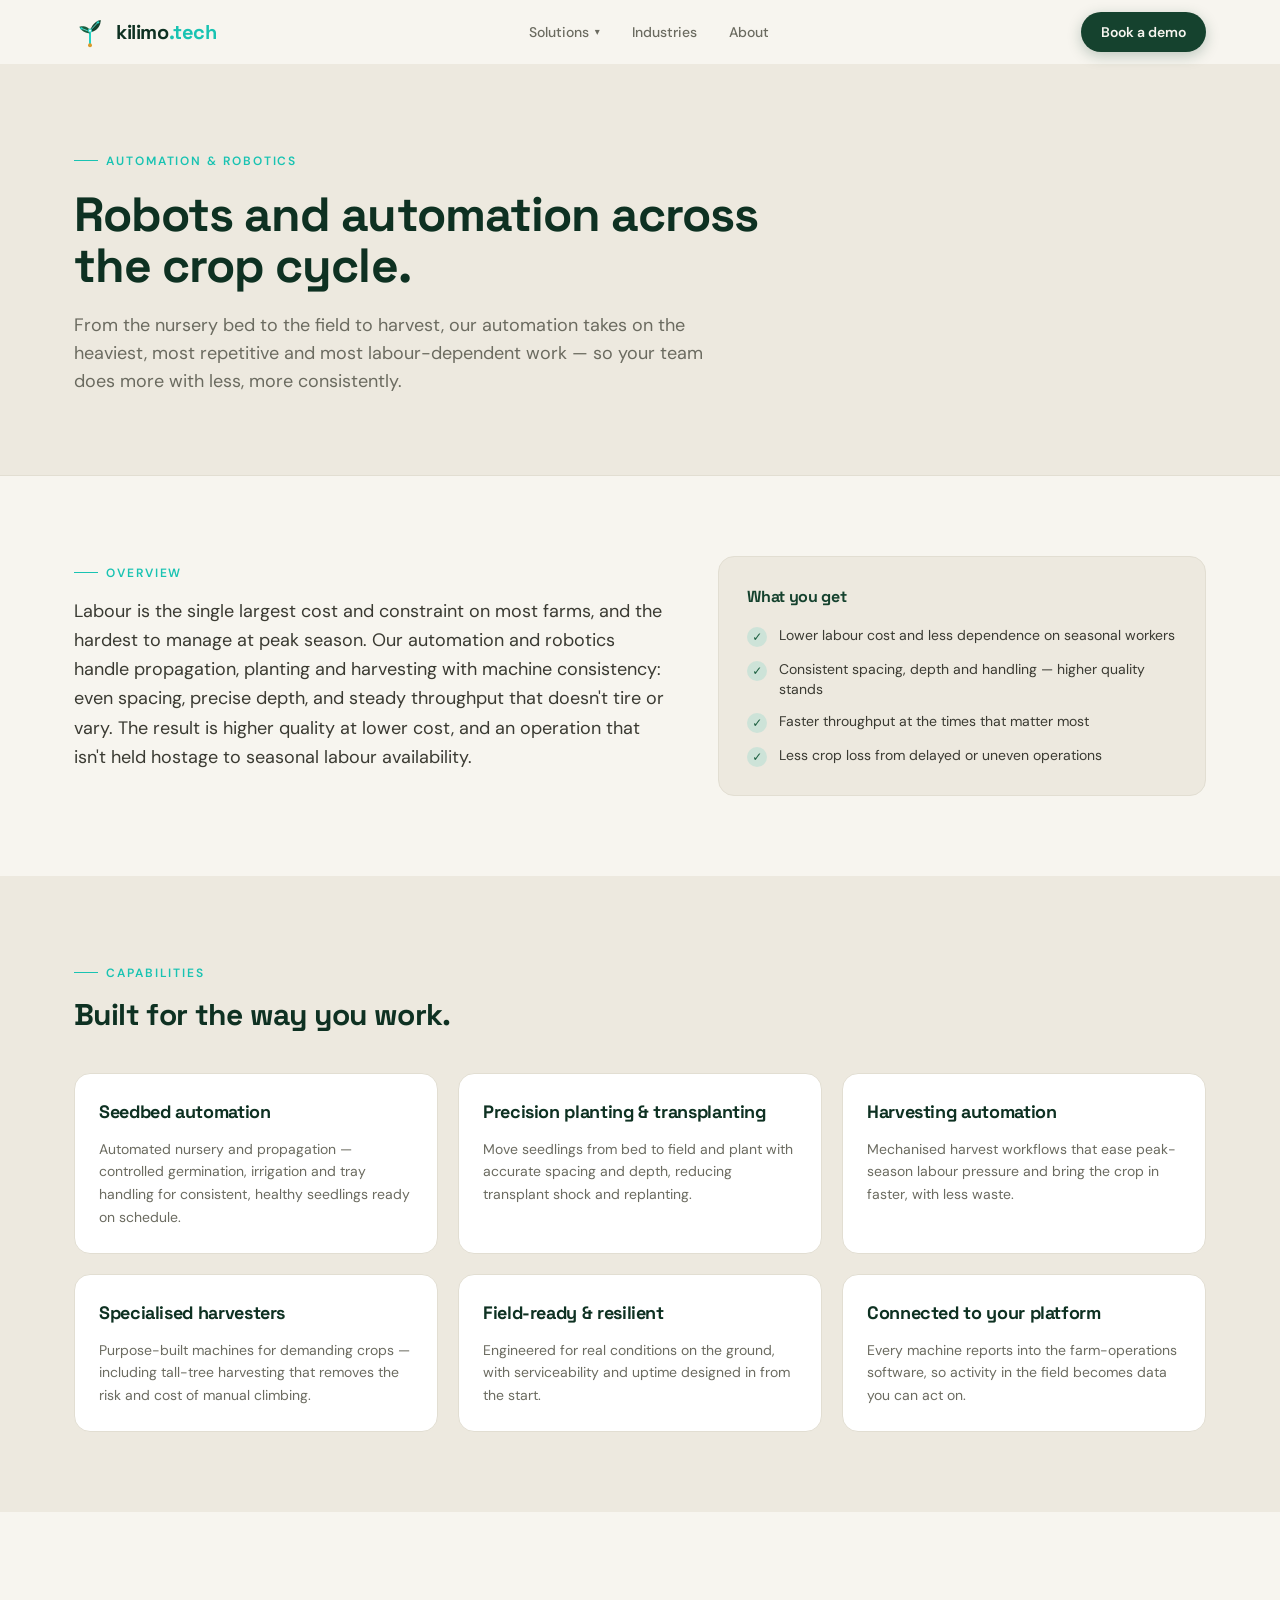
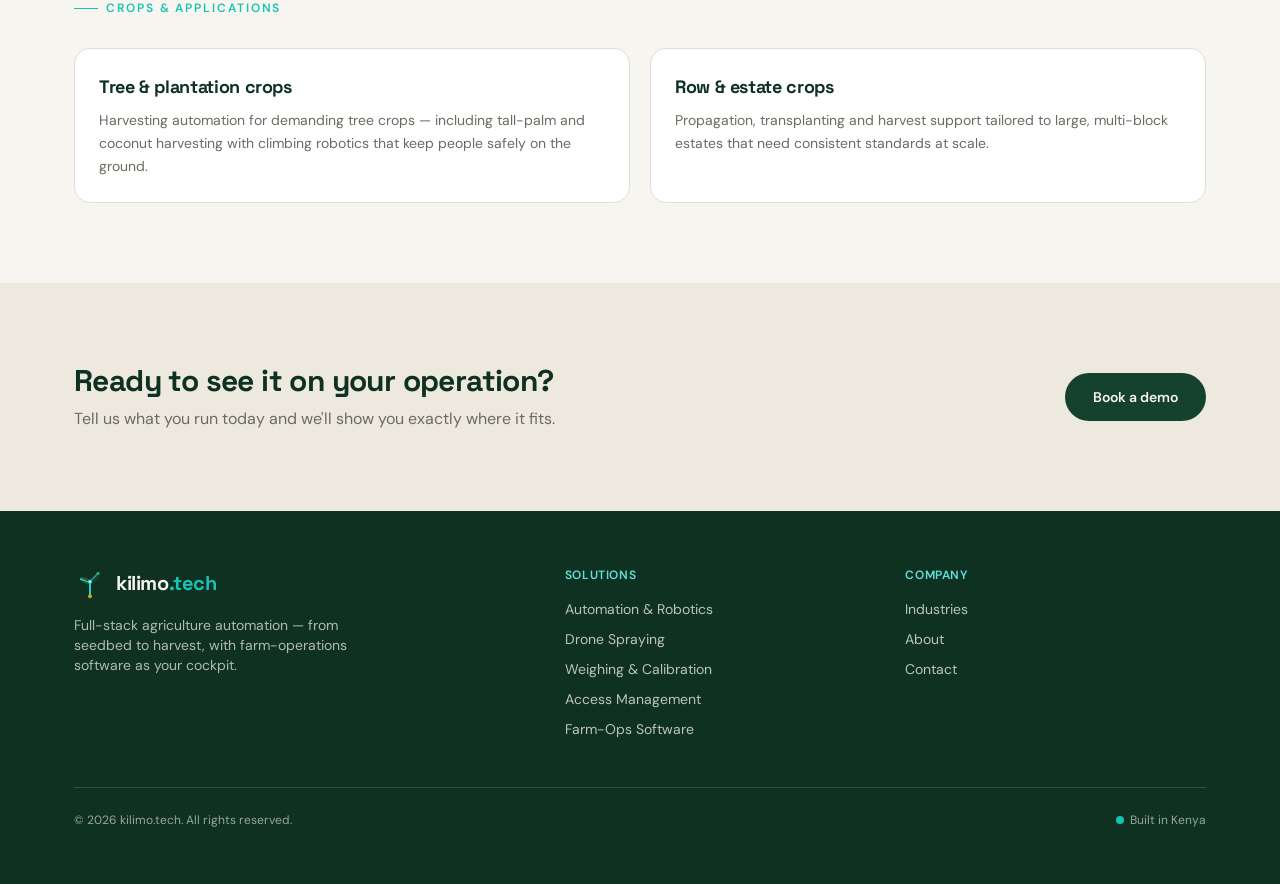
<file: automation-robotics/index.html>
<!DOCTYPE html><!--zVk5OR0oorFvxSRVLIuim--><html lang="en"><head><meta charSet="utf-8"/><meta name="viewport" content="width=device-width, initial-scale=1"/><link rel="stylesheet" href="/_next/static/chunks/1ef7079df2634f81.css" data-precedence="next"/><link rel="preload" as="script" fetchPriority="low" href="/_next/static/chunks/b1abc3b510ab667c.js"/><script src="/_next/static/chunks/95d6a24accac1668.js" async=""></script><script src="/_next/static/chunks/bdf80382ac4b4a44.js" async=""></script><script src="/_next/static/chunks/4c62b6ad285720a2.js" async=""></script><script src="/_next/static/chunks/turbopack-2c376685431509b3.js" async=""></script><script src="/_next/static/chunks/ecebbdc770a5d8aa.js" async=""></script><script src="/_next/static/chunks/a23703b41b0c2e75.js" async=""></script><script src="/_next/static/chunks/87e65551c4eb5258.js" async=""></script><link rel="preload" href="https://fonts.googleapis.com/css2?family=DM+Sans:opsz,wght@9..40,400;9..40,500;9..40,600;9..40,700&amp;family=Space+Grotesk:wght@500;600;700&amp;display=swap" as="style"/><link rel="preconnect" href="https://fonts.googleapis.com"/><link rel="preconnect" href="https://fonts.gstatic.com" crossorigin=""/><meta name="theme-color" content="#15422E"/><title>Automation &amp; Robotics — kilimo.tech</title><meta name="description" content="Agricultural robots and automation across the crop cycle — propagation, precision planting and mechanised harvesting."/><meta name="author" content="kilimo.tech"/><meta name="keywords" content="agriculture automation,precision agriculture,farm operations software,crop monitoring,AI disease detection,agritech Africa,agritech Kenya,precision spraying,harvesting automation"/><meta name="robots" content="index, follow"/><meta property="og:title" content="kilimo.tech — Full-stack agriculture automation"/><meta property="og:description" content="From seedbed to harvest, plus farm-operations software in one stack. Built for African agriculture."/><meta property="og:url" content="https://kilimo.tech/"/><meta property="og:site_name" content="kilimo.tech"/><meta property="og:locale" content="en_US"/><meta property="og:image" content="https://kilimo.tech/og-image.png"/><meta property="og:image:width" content="1200"/><meta property="og:image:height" content="630"/><meta property="og:image:alt" content="kilimo.tech — full-stack agriculture automation"/><meta property="og:type" content="website"/><meta name="twitter:card" content="summary_large_image"/><meta name="twitter:title" content="kilimo.tech — Full-stack agriculture automation"/><meta name="twitter:description" content="From seedbed to harvest, plus farm-operations software in one stack. Built for African agriculture."/><meta name="twitter:image" content="https://kilimo.tech/og-image.png"/><link rel="icon" href="/favicon.svg" type="image/svg+xml"/><link rel="stylesheet" href="https://fonts.googleapis.com/css2?family=DM+Sans:opsz,wght@9..40,400;9..40,500;9..40,600;9..40,700&amp;family=Space+Grotesk:wght@500;600;700&amp;display=swap"/><script src="/_next/static/chunks/a6dad97d9634a72d.js" noModule=""></script></head><body class="font-sans antialiased min-h-screen flex flex-col bg-[var(--color-cream)] text-[var(--color-ink)]"><div hidden=""><!--$--><!--/$--></div><div id="top"></div><header class="sticky top-0 z-50 transition-all duration-300 bg-[var(--color-cream)]"><div class="shell flex items-center justify-between h-16"><a class="flex items-center gap-2.5" href="/"><svg class="h-8 w-8" viewBox="0 0 48 48" fill="none" xmlns="http://www.w3.org/2000/svg" aria-hidden="true"><path d="M24 44V22" stroke="var(--color-cyan-bright)" stroke-width="3" stroke-linecap="round"></path><circle cx="24" cy="44" r="3" fill="var(--color-amber)"></circle><path d="M24 26C24 26 12 26 8 16C8 16 20 12 24 22C24 22 24 24 24 26Z" fill="var(--color-forest-soft)"></path><path d="M11 18.5L20 22" stroke="var(--color-cyan-soft)" stroke-width="1.4" stroke-linecap="round"></path><path d="M24 22C24 22 28 8 40 6C40 6 41 20 26 24C26 24 24 24 24 22Z" fill="var(--color-forest)"></path><path d="M36 9.5L27 19" stroke="var(--color-cyan-soft)" stroke-width="1.4" stroke-linecap="round"></path><circle cx="11" cy="18.5" r="1.8" fill="var(--color-cyan-bright)"></circle><circle cx="36" cy="9.5" r="1.8" fill="var(--color-cyan-bright)"></circle><circle cx="24" cy="22" r="2.4" fill="var(--color-cream)" stroke="var(--color-cyan-bright)" stroke-width="1.6"></circle></svg><span class="font-display font-bold tracking-tight text-xl text-[var(--color-forest-deep)]">kilimo<span class="text-[var(--color-cyan)]">.tech</span></span></a><nav class="hidden md:flex items-center gap-8"><div class="relative"><button class="flex items-center gap-1.5 text-sm font-medium text-[var(--color-ink-soft)] hover:text-[var(--color-forest)] transition-colors">Solutions<span class="text-[10px]">▾</span></button></div><a class="text-sm font-medium text-[var(--color-ink-soft)] hover:text-[var(--color-forest)] transition-colors" href="/industries/">Industries</a><a class="text-sm font-medium text-[var(--color-ink-soft)] hover:text-[var(--color-forest)] transition-colors" href="/about/">About</a></nav><div class="flex items-center gap-3"><a class="hidden sm:inline-flex items-center rounded-full bg-[var(--color-forest)] px-5 py-2.5 text-sm font-semibold text-[var(--color-cream)] hover:bg-[var(--color-forest-soft)] transition-colors shadow-[0_4px_14px_rgba(21,66,46,0.25)]" href="/contact/">Book a demo</a><button aria-label="Toggle menu" class="md:hidden inline-flex h-10 w-10 items-center justify-center rounded-lg border border-[var(--color-edge-strong)] text-[var(--color-forest)]"><span class="text-lg">☰</span></button></div></div></header><main class="relative flex-1"><section class="border-b border-[var(--color-edge)] bg-[var(--color-cream-deep)]"><div class="shell py-16 lg:py-20"><div class="max-w-3xl"><span class="inline-flex items-center gap-2 text-xs font-semibold uppercase tracking-[0.16em] text-[var(--color-cyan)]"><span class="h-px w-6 bg-[var(--color-cyan)]"></span>Automation &amp; Robotics</span><h1 class="mt-5 font-display text-4xl font-bold leading-[1.07] text-[var(--color-forest-deep)] sm:text-5xl">Robots and automation across the crop cycle.</h1><p class="mt-5 max-w-2xl text-lg text-[var(--color-ink-soft)]">From the nursery bed to the field to harvest, our automation takes on the heaviest, most repetitive and most labour-dependent work — so your team does more with less, more consistently.</p></div></div></section><section class="py-16 lg:py-20"><div class="shell grid gap-12 lg:grid-cols-[1.1fr_0.9fr]"><div><span class="inline-flex items-center gap-2 text-xs font-semibold uppercase tracking-[0.16em] text-[var(--color-cyan)]"><span class="h-px w-6 bg-[var(--color-cyan)]"></span>Overview</span><p class="mt-4 text-lg leading-relaxed text-[var(--color-ink)]">Labour is the single largest cost and constraint on most farms, and the hardest to manage at peak season. Our automation and robotics handle propagation, planting and harvesting with machine consistency: even spacing, precise depth, and steady throughput that doesn&#x27;t tire or vary. The result is higher quality at lower cost, and an operation that isn&#x27;t held hostage to seasonal labour availability.</p></div><div class="rounded-2xl border border-[var(--color-edge)] bg-[var(--color-cream-deep)] p-7"><h3 class="font-display text-base font-bold text-[var(--color-forest)]">What you get</h3><ul class="mt-4 space-y-3"><li class="flex items-start gap-3 text-sm text-[var(--color-ink)]"><span class="mt-0.5 flex h-5 w-5 shrink-0 items-center justify-center rounded-full bg-[var(--color-cyan)]/15 text-xs text-[var(--color-forest-soft)]">✓</span>Lower labour cost and less dependence on seasonal workers</li><li class="flex items-start gap-3 text-sm text-[var(--color-ink)]"><span class="mt-0.5 flex h-5 w-5 shrink-0 items-center justify-center rounded-full bg-[var(--color-cyan)]/15 text-xs text-[var(--color-forest-soft)]">✓</span>Consistent spacing, depth and handling — higher quality stands</li><li class="flex items-start gap-3 text-sm text-[var(--color-ink)]"><span class="mt-0.5 flex h-5 w-5 shrink-0 items-center justify-center rounded-full bg-[var(--color-cyan)]/15 text-xs text-[var(--color-forest-soft)]">✓</span>Faster throughput at the times that matter most</li><li class="flex items-start gap-3 text-sm text-[var(--color-ink)]"><span class="mt-0.5 flex h-5 w-5 shrink-0 items-center justify-center rounded-full bg-[var(--color-cyan)]/15 text-xs text-[var(--color-forest-soft)]">✓</span>Less crop loss from delayed or uneven operations</li></ul></div></div></section><section class="bg-[var(--color-cream-deep)] py-16 lg:py-20"><div class="shell"><div class="max-w-2xl"><span class="inline-flex items-center gap-2 text-xs font-semibold uppercase tracking-[0.16em] text-[var(--color-cyan)]"><span class="h-px w-6 bg-[var(--color-cyan)]"></span>Capabilities</span><h2 class="mt-4 font-display text-3xl font-bold text-[var(--color-forest-deep)]">Built for the way you work.</h2></div><div class="mt-10 grid gap-5 sm:grid-cols-2 lg:grid-cols-3"><div class="rounded-2xl border border-[var(--color-edge)] bg-[var(--color-paper)] p-6 transition-all hover:border-[var(--color-cyan)] hover:shadow-[0_20px_50px_-30px_rgba(14,49,34,0.5)]"><h3 class="font-display text-lg font-bold text-[var(--color-forest-deep)]">Seedbed automation</h3><p class="mt-3 text-sm leading-relaxed text-[var(--color-ink-soft)]">Automated nursery and propagation — controlled germination, irrigation and tray handling for consistent, healthy seedlings ready on schedule.</p></div><div class="rounded-2xl border border-[var(--color-edge)] bg-[var(--color-paper)] p-6 transition-all hover:border-[var(--color-cyan)] hover:shadow-[0_20px_50px_-30px_rgba(14,49,34,0.5)]"><h3 class="font-display text-lg font-bold text-[var(--color-forest-deep)]">Precision planting &amp; transplanting</h3><p class="mt-3 text-sm leading-relaxed text-[var(--color-ink-soft)]">Move seedlings from bed to field and plant with accurate spacing and depth, reducing transplant shock and replanting.</p></div><div class="rounded-2xl border border-[var(--color-edge)] bg-[var(--color-paper)] p-6 transition-all hover:border-[var(--color-cyan)] hover:shadow-[0_20px_50px_-30px_rgba(14,49,34,0.5)]"><h3 class="font-display text-lg font-bold text-[var(--color-forest-deep)]">Harvesting automation</h3><p class="mt-3 text-sm leading-relaxed text-[var(--color-ink-soft)]">Mechanised harvest workflows that ease peak-season labour pressure and bring the crop in faster, with less waste.</p></div><div class="rounded-2xl border border-[var(--color-edge)] bg-[var(--color-paper)] p-6 transition-all hover:border-[var(--color-cyan)] hover:shadow-[0_20px_50px_-30px_rgba(14,49,34,0.5)]"><h3 class="font-display text-lg font-bold text-[var(--color-forest-deep)]">Specialised harvesters</h3><p class="mt-3 text-sm leading-relaxed text-[var(--color-ink-soft)]">Purpose-built machines for demanding crops — including tall-tree harvesting that removes the risk and cost of manual climbing.</p></div><div class="rounded-2xl border border-[var(--color-edge)] bg-[var(--color-paper)] p-6 transition-all hover:border-[var(--color-cyan)] hover:shadow-[0_20px_50px_-30px_rgba(14,49,34,0.5)]"><h3 class="font-display text-lg font-bold text-[var(--color-forest-deep)]">Field-ready &amp; resilient</h3><p class="mt-3 text-sm leading-relaxed text-[var(--color-ink-soft)]">Engineered for real conditions on the ground, with serviceability and uptime designed in from the start.</p></div><div class="rounded-2xl border border-[var(--color-edge)] bg-[var(--color-paper)] p-6 transition-all hover:border-[var(--color-cyan)] hover:shadow-[0_20px_50px_-30px_rgba(14,49,34,0.5)]"><h3 class="font-display text-lg font-bold text-[var(--color-forest-deep)]">Connected to your platform</h3><p class="mt-3 text-sm leading-relaxed text-[var(--color-ink-soft)]">Every machine reports into the farm-operations software, so activity in the field becomes data you can act on.</p></div></div></div></section><section class="py-16 lg:py-20"><div class="shell"><div class="max-w-2xl"><span class="inline-flex items-center gap-2 text-xs font-semibold uppercase tracking-[0.16em] text-[var(--color-cyan)]"><span class="h-px w-6 bg-[var(--color-cyan)]"></span>Crops &amp; applications</span></div><div class="mt-8 grid gap-5 sm:grid-cols-2"><div class="rounded-2xl border border-[var(--color-edge)] bg-[var(--color-paper)] p-6"><h3 class="font-display text-lg font-bold text-[var(--color-forest-deep)]">Tree &amp; plantation crops</h3><p class="mt-2 text-sm leading-relaxed text-[var(--color-ink-soft)]">Harvesting automation for demanding tree crops — including tall-palm and coconut harvesting with climbing robotics that keep people safely on the ground.</p></div><div class="rounded-2xl border border-[var(--color-edge)] bg-[var(--color-paper)] p-6"><h3 class="font-display text-lg font-bold text-[var(--color-forest-deep)]">Row &amp; estate crops</h3><p class="mt-2 text-sm leading-relaxed text-[var(--color-ink-soft)]">Propagation, transplanting and harvest support tailored to large, multi-block estates that need consistent standards at scale.</p></div></div></div></section><section class="bg-[var(--color-cream-deep)] py-16 text-[var(--color-forest-deep)] lg:py-20"><div class="shell flex flex-col items-start justify-between gap-6 md:flex-row md:items-center"><div class="max-w-xl"><h2 class="font-display text-2xl font-bold sm:text-3xl">Ready to see it on your operation?</h2><p class="mt-2 text-[var(--color-ink-soft)]">Tell us what you run today and we&#x27;ll show you exactly where it fits.</p></div><a class="inline-flex shrink-0 items-center rounded-full bg-[var(--color-forest)] px-7 py-3.5 text-sm font-semibold text-[var(--color-cream)] hover:bg-[var(--color-forest-soft)] transition-colors" href="/contact/">Book a demo</a></div></section><!--$--><!--/$--></main><footer class="bg-[var(--color-forest-deep)] text-[var(--color-cream)]"><div class="shell py-14"><div class="grid gap-10 md:grid-cols-[1.5fr_1fr_1fr]"><div><a class="flex items-center gap-2.5" href="/"><svg class="h-8 w-8" viewBox="0 0 48 48" fill="none" xmlns="http://www.w3.org/2000/svg" aria-hidden="true"><path d="M24 44V22" stroke="var(--color-cyan-bright)" stroke-width="3" stroke-linecap="round"></path><circle cx="24" cy="44" r="3" fill="var(--color-amber)"></circle><path d="M24 26C24 26 12 26 8 16C8 16 20 12 24 22C24 22 24 24 24 26Z" fill="var(--color-forest-soft)"></path><path d="M11 18.5L20 22" stroke="var(--color-cyan-soft)" stroke-width="1.4" stroke-linecap="round"></path><path d="M24 22C24 22 28 8 40 6C40 6 41 20 26 24C26 24 24 24 24 22Z" fill="var(--color-forest)"></path><path d="M36 9.5L27 19" stroke="var(--color-cyan-soft)" stroke-width="1.4" stroke-linecap="round"></path><circle cx="11" cy="18.5" r="1.8" fill="var(--color-cyan-bright)"></circle><circle cx="36" cy="9.5" r="1.8" fill="var(--color-cyan-bright)"></circle><circle cx="24" cy="22" r="2.4" fill="var(--color-cream)" stroke="var(--color-cyan-bright)" stroke-width="1.6"></circle></svg><span class="font-display font-bold tracking-tight text-xl text-[var(--color-cream)]">kilimo<span class="text-[var(--color-cyan)]">.tech</span></span></a><p class="mt-4 max-w-xs text-sm text-[var(--color-cream)]/70">Full-stack agriculture automation — from seedbed to harvest, with farm-operations software as your cockpit.</p></div><div><h5 class="text-xs font-semibold uppercase tracking-wider text-[var(--color-cyan-soft)]">Solutions</h5><ul class="mt-4 space-y-2.5 text-sm text-[var(--color-cream)]/75"><li><a class="hover:text-[var(--color-cyan-bright)]" href="/automation-robotics/">Automation &amp; Robotics</a></li><li><a class="hover:text-[var(--color-cyan-bright)]" href="/drone-spraying/">Drone Spraying</a></li><li><a class="hover:text-[var(--color-cyan-bright)]" href="/weighing-calibration/">Weighing &amp; Calibration</a></li><li><a class="hover:text-[var(--color-cyan-bright)]" href="/access-management/">Access Management</a></li><li><a class="hover:text-[var(--color-cyan-bright)]" href="/farm-ops-software/">Farm-Ops Software</a></li></ul></div><div><h5 class="text-xs font-semibold uppercase tracking-wider text-[var(--color-cyan-soft)]">Company</h5><ul class="mt-4 space-y-2.5 text-sm text-[var(--color-cream)]/75"><li><a class="hover:text-[var(--color-cyan-bright)]" href="/industries/">Industries</a></li><li><a class="hover:text-[var(--color-cyan-bright)]" href="/about/">About</a></li><li><a class="hover:text-[var(--color-cyan-bright)]" href="/contact/">Contact</a></li></ul></div></div><div class="mt-12 flex flex-col gap-3 border-t border-[var(--color-cream)]/15 pt-6 sm:flex-row sm:items-center sm:justify-between"><p class="text-xs text-[var(--color-cream)]/60">© <!-- -->2026<!-- --> kilimo.tech. All rights reserved.</p><p class="flex items-center gap-1.5 text-xs text-[var(--color-cream)]/60"><span class="h-2 w-2 rounded-full bg-[var(--color-cyan)]"></span>Built in Kenya</p></div></div></footer><script src="/_next/static/chunks/b1abc3b510ab667c.js" id="_R_" async=""></script><script>(self.__next_f=self.__next_f||[]).push([0])</script><script>self.__next_f.push([1,"1:\"$Sreact.fragment\"\n2:I[2971,[\"/_next/static/chunks/ecebbdc770a5d8aa.js\"],\"Header\"]\n3:I[50746,[\"/_next/static/chunks/a23703b41b0c2e75.js\",\"/_next/static/chunks/87e65551c4eb5258.js\"],\"default\"]\n4:I[39806,[\"/_next/static/chunks/a23703b41b0c2e75.js\",\"/_next/static/chunks/87e65551c4eb5258.js\"],\"default\"]\n5:I[5737,[\"/_next/static/chunks/ecebbdc770a5d8aa.js\"],\"\"]\nc:I[98962,[\"/_next/static/chunks/a23703b41b0c2e75.js\",\"/_next/static/chunks/87e65551c4eb5258.js\"],\"default\"]\n:HL[\"/_next/static/chunks/1ef7079df2634f81.css\",\"style\"]\n:HL[\"https://fonts.googleapis.com/css2?family=DM+Sans:opsz,wght@9..40,400;9..40,500;9..40,600;9..40,700\u0026family=Space+Grotesk:wght@500;600;700\u0026display=swap\",\"style\"]\n"])</script><script>self.__next_f.push([1,"0:{\"P\":null,\"b\":\"zVk5OR0oorFvxSRVLIuim\",\"c\":[\"\",\"automation-robotics\",\"\"],\"q\":\"\",\"i\":false,\"f\":[[[\"\",{\"children\":[\"automation-robotics\",{\"children\":[\"__PAGE__\",{}]}]},\"$undefined\",\"$undefined\",true],[[\"$\",\"$1\",\"c\",{\"children\":[[[\"$\",\"link\",\"0\",{\"rel\":\"stylesheet\",\"href\":\"/_next/static/chunks/1ef7079df2634f81.css\",\"precedence\":\"next\",\"crossOrigin\":\"$undefined\",\"nonce\":\"$undefined\"}],[\"$\",\"script\",\"script-0\",{\"src\":\"/_next/static/chunks/ecebbdc770a5d8aa.js\",\"async\":true,\"nonce\":\"$undefined\"}]],[\"$\",\"html\",null,{\"lang\":\"en\",\"children\":[[\"$\",\"head\",null,{\"children\":[[\"$\",\"link\",null,{\"rel\":\"preconnect\",\"href\":\"https://fonts.googleapis.com\"}],[\"$\",\"link\",null,{\"rel\":\"preconnect\",\"href\":\"https://fonts.gstatic.com\",\"crossOrigin\":\"\"}],[\"$\",\"link\",null,{\"rel\":\"stylesheet\",\"href\":\"https://fonts.googleapis.com/css2?family=DM+Sans:opsz,wght@9..40,400;9..40,500;9..40,600;9..40,700\u0026family=Space+Grotesk:wght@500;600;700\u0026display=swap\"}]]}],[\"$\",\"body\",null,{\"className\":\"font-sans antialiased min-h-screen flex flex-col bg-[var(--color-cream)] text-[var(--color-ink)]\",\"children\":[[\"$\",\"div\",null,{\"id\":\"top\"}],[\"$\",\"$L2\",null,{}],[\"$\",\"main\",null,{\"className\":\"relative flex-1\",\"children\":[\"$\",\"$L3\",null,{\"parallelRouterKey\":\"children\",\"error\":\"$undefined\",\"errorStyles\":\"$undefined\",\"errorScripts\":\"$undefined\",\"template\":[\"$\",\"$L4\",null,{}],\"templateStyles\":\"$undefined\",\"templateScripts\":\"$undefined\",\"notFound\":[[[\"$\",\"title\",null,{\"children\":\"404: This page could not be found.\"}],[\"$\",\"div\",null,{\"style\":{\"fontFamily\":\"system-ui,\\\"Segoe UI\\\",Roboto,Helvetica,Arial,sans-serif,\\\"Apple Color Emoji\\\",\\\"Segoe UI Emoji\\\"\",\"height\":\"100vh\",\"textAlign\":\"center\",\"display\":\"flex\",\"flexDirection\":\"column\",\"alignItems\":\"center\",\"justifyContent\":\"center\"},\"children\":[\"$\",\"div\",null,{\"children\":[[\"$\",\"style\",null,{\"dangerouslySetInnerHTML\":{\"__html\":\"body{color:#000;background:#fff;margin:0}.next-error-h1{border-right:1px solid rgba(0,0,0,.3)}@media (prefers-color-scheme:dark){body{color:#fff;background:#000}.next-error-h1{border-right:1px solid rgba(255,255,255,.3)}}\"}}],[\"$\",\"h1\",null,{\"className\":\"next-error-h1\",\"style\":{\"display\":\"inline-block\",\"margin\":\"0 20px 0 0\",\"padding\":\"0 23px 0 0\",\"fontSize\":24,\"fontWeight\":500,\"verticalAlign\":\"top\",\"lineHeight\":\"49px\"},\"children\":404}],[\"$\",\"div\",null,{\"style\":{\"display\":\"inline-block\"},\"children\":[\"$\",\"h2\",null,{\"style\":{\"fontSize\":14,\"fontWeight\":400,\"lineHeight\":\"49px\",\"margin\":0},\"children\":\"This page could not be found.\"}]}]]}]}]],[]],\"forbidden\":\"$undefined\",\"unauthorized\":\"$undefined\"}]}],[\"$\",\"footer\",null,{\"className\":\"bg-[var(--color-forest-deep)] text-[var(--color-cream)]\",\"children\":[\"$\",\"div\",null,{\"className\":\"shell py-14\",\"children\":[[\"$\",\"div\",null,{\"className\":\"grid gap-10 md:grid-cols-[1.5fr_1fr_1fr]\",\"children\":[[\"$\",\"div\",null,{\"children\":[[\"$\",\"$L5\",null,{\"href\":\"/\",\"className\":\"flex items-center gap-2.5\",\"children\":[[\"$\",\"svg\",null,{\"className\":\"h-8 w-8\",\"viewBox\":\"0 0 48 48\",\"fill\":\"none\",\"xmlns\":\"http://www.w3.org/2000/svg\",\"aria-hidden\":\"true\",\"children\":[[\"$\",\"path\",null,{\"d\":\"M24 44V22\",\"stroke\":\"var(--color-cyan-bright)\",\"strokeWidth\":\"3\",\"strokeLinecap\":\"round\"}],[\"$\",\"circle\",null,{\"cx\":\"24\",\"cy\":\"44\",\"r\":\"3\",\"fill\":\"var(--color-amber)\"}],[\"$\",\"path\",null,{\"d\":\"M24 26C24 26 12 26 8 16C8 16 20 12 24 22C24 22 24 24 24 26Z\",\"fill\":\"var(--color-forest-soft)\"}],[\"$\",\"path\",null,{\"d\":\"M11 18.5L20 22\",\"stroke\":\"var(--color-cyan-soft)\",\"strokeWidth\":\"1.4\",\"strokeLinecap\":\"round\"}],[\"$\",\"path\",null,{\"d\":\"M24 22C24 22 28 8 40 6C40 6 41 20 26 24C26 24 24 24 24 22Z\",\"fill\":\"var(--color-forest)\"}],[\"$\",\"path\",null,{\"d\":\"M36 9.5L27 19\",\"stroke\":\"var(--color-cyan-soft)\",\"strokeWidth\":\"1.4\",\"strokeLinecap\":\"round\"}],[\"$\",\"circle\",null,{\"cx\":\"11\",\"cy\":\"18.5\",\"r\":\"1.8\",\"fill\":\"var(--color-cyan-bright)\"}],[\"$\",\"circle\",null,{\"cx\":\"36\",\"cy\":\"9.5\",\"r\":\"1.8\",\"fill\":\"var(--color-cyan-bright)\"}],[\"$\",\"circle\",null,{\"cx\":\"24\",\"cy\":\"22\",\"r\":\"2.4\",\"fill\":\"var(--color-cream)\",\"stroke\":\"var(--color-cyan-bright)\",\"strokeWidth\":\"1.6\"}]]}],[\"$\",\"span\",null,{\"className\":\"font-display font-bold tracking-tight text-xl text-[var(--color-cream)]\",\"children\":[\"kilimo\",[\"$\",\"span\",null,{\"className\":\"text-[var(--color-cyan)]\",\"children\":\".tech\"}]]}]]}],[\"$\",\"p\",null,{\"className\":\"mt-4 max-w-xs text-sm text-[var(--color-cream)]/70\",\"children\":\"Full-stack agriculture automation — from seedbed to harvest, with farm-operations software as your cockpit.\"}]]}],[\"$\",\"div\",null,{\"children\":[[\"$\",\"h5\",null,{\"className\":\"text-xs font-semibold uppercase tracking-wider text-[var(--color-cyan-soft)]\",\"children\":\"Solutions\"}],\"$L6\"]}],\"$L7\"]}],\"$L8\"]}]}]]}]]}]]}],{\"children\":[\"$L9\",{\"children\":[\"$La\",{},null,false,false]},null,false,false]},null,false,false],\"$Lb\",false]],\"m\":\"$undefined\",\"G\":[\"$c\",[]],\"S\":true}\n"])</script><script>self.__next_f.push([1,"11:I[98735,[\"/_next/static/chunks/a23703b41b0c2e75.js\",\"/_next/static/chunks/87e65551c4eb5258.js\"],\"ViewportBoundary\"]\n13:I[98735,[\"/_next/static/chunks/a23703b41b0c2e75.js\",\"/_next/static/chunks/87e65551c4eb5258.js\"],\"MetadataBoundary\"]\n14:\"$Sreact.suspense\"\n6:[\"$\",\"ul\",null,{\"className\":\"mt-4 space-y-2.5 text-sm text-[var(--color-cream)]/75\",\"children\":[[\"$\",\"li\",\"/automation-robotics\",{\"children\":[\"$\",\"$L5\",null,{\"href\":\"/automation-robotics\",\"className\":\"hover:text-[var(--color-cyan-bright)]\",\"children\":\"Automation \u0026 Robotics\"}]}],[\"$\",\"li\",\"/drone-spraying\",{\"children\":[\"$\",\"$L5\",null,{\"href\":\"/drone-spraying\",\"className\":\"hover:text-[var(--color-cyan-bright)]\",\"children\":\"Drone Spraying\"}]}],[\"$\",\"li\",\"/weighing-calibration\",{\"children\":[\"$\",\"$L5\",null,{\"href\":\"/weighing-calibration\",\"className\":\"hover:text-[var(--color-cyan-bright)]\",\"children\":\"Weighing \u0026 Calibration\"}]}],[\"$\",\"li\",\"/access-management\",{\"children\":[\"$\",\"$L5\",null,{\"href\":\"/access-management\",\"className\":\"hover:text-[var(--color-cyan-bright)]\",\"children\":\"Access Management\"}]}],[\"$\",\"li\",\"/farm-ops-software\",{\"children\":[\"$\",\"$L5\",null,{\"href\":\"/farm-ops-software\",\"className\":\"hover:text-[var(--color-cyan-bright)]\",\"children\":\"Farm-Ops Software\"}]}]]}]\n7:[\"$\",\"div\",null,{\"children\":[[\"$\",\"h5\",null,{\"className\":\"text-xs font-semibold uppercase tracking-wider text-[var(--color-cyan-soft)]\",\"children\":\"Company\"}],[\"$\",\"ul\",null,{\"className\":\"mt-4 space-y-2.5 text-sm text-[var(--color-cream)]/75\",\"children\":[[\"$\",\"li\",\"/industries\",{\"children\":[\"$\",\"$L5\",null,{\"href\":\"/industries\",\"className\":\"hover:text-[var(--color-cyan-bright)]\",\"children\":\"Industries\"}]}],[\"$\",\"li\",\"/about\",{\"children\":[\"$\",\"$L5\",null,{\"href\":\"/about\",\"className\":\"hover:text-[var(--color-cyan-bright)]\",\"children\":\"About\"}]}],[\"$\",\"li\",\"/contact\",{\"children\":[\"$\",\"$L5\",null,{\"href\":\"/contact\",\"className\":\"hover:text-[var(--color-cyan-bright)]\",\"children\":\"Contact\"}]}]]}]]}]\n8:[\"$\",\"div\",null,{\"className\":\"mt-12 flex flex-col gap-3 border-t border-[var(--color-cream)]/15 pt-6 sm:flex-row sm:items-center sm:justify-between\",\"children\":[[\"$\",\"p\",null,{\"className\":\"text-xs text-[var(--color-cream)]/60\",\"children\":[\"© \",2026,\" kilimo.tech. All rights reserved.\"]}],[\"$\",\"p\",null,{\"className\":\"flex items-center gap-1.5 text-xs text-[var(--color-cream)]/60\",\"children\":[[\"$\",\"span\",null,{\"className\":\"h-2 w-2 rounded-full bg-[var(--color-cyan)]\"}],\"Built in Kenya\"]}]]}]\n9:[\"$\",\"$1\",\"c\",{\"children\":[null,[\"$\",\"$L3\",null,{\"parallelRouterKey\":\"children\",\"error\":\"$undefined\",\"errorStyles\":\"$undefined\",\"errorScripts\":\"$undefined\",\"template\":[\"$\",\"$L4\",null,{}],\"templateStyles\":\"$undefined\",\"templateScripts\":\"$undefined\",\"notFound\":\"$undefined\",\"forbidden\":\"$undefined\",\"unauthorized\":\"$undefined\"}]]}]\n"])</script><script>self.__next_f.push([1,"a:[\"$\",\"$1\",\"c\",{\"children\":[[[\"$\",\"section\",null,{\"className\":\"border-b border-[var(--color-edge)] bg-[var(--color-cream-deep)]\",\"children\":[\"$\",\"div\",null,{\"className\":\"shell py-16 lg:py-20\",\"children\":[\"$\",\"div\",null,{\"className\":\"max-w-3xl\",\"children\":[[\"$\",\"span\",null,{\"className\":\"inline-flex items-center gap-2 text-xs font-semibold uppercase tracking-[0.16em] text-[var(--color-cyan)]\",\"children\":[[\"$\",\"span\",null,{\"className\":\"h-px w-6 bg-[var(--color-cyan)]\"}],\"Automation \u0026 Robotics\"]}],[\"$\",\"h1\",null,{\"className\":\"mt-5 font-display text-4xl font-bold leading-[1.07] text-[var(--color-forest-deep)] sm:text-5xl\",\"children\":\"Robots and automation across the crop cycle.\"}],[\"$\",\"p\",null,{\"className\":\"mt-5 max-w-2xl text-lg text-[var(--color-ink-soft)]\",\"children\":\"From the nursery bed to the field to harvest, our automation takes on the heaviest, most repetitive and most labour-dependent work — so your team does more with less, more consistently.\"}]]}]}]}],[\"$\",\"section\",null,{\"className\":\"py-16 lg:py-20\",\"children\":[\"$\",\"div\",null,{\"className\":\"shell grid gap-12 lg:grid-cols-[1.1fr_0.9fr]\",\"children\":[[\"$\",\"div\",null,{\"children\":[[\"$\",\"span\",null,{\"className\":\"inline-flex items-center gap-2 text-xs font-semibold uppercase tracking-[0.16em] text-[var(--color-cyan)]\",\"children\":[[\"$\",\"span\",null,{\"className\":\"h-px w-6 bg-[var(--color-cyan)]\"}],\"Overview\"]}],[\"$\",\"p\",null,{\"className\":\"mt-4 text-lg leading-relaxed text-[var(--color-ink)]\",\"children\":\"Labour is the single largest cost and constraint on most farms, and the hardest to manage at peak season. Our automation and robotics handle propagation, planting and harvesting with machine consistency: even spacing, precise depth, and steady throughput that doesn't tire or vary. The result is higher quality at lower cost, and an operation that isn't held hostage to seasonal labour availability.\"}]]}],[\"$\",\"div\",null,{\"className\":\"rounded-2xl border border-[var(--color-edge)] bg-[var(--color-cream-deep)] p-7\",\"children\":[[\"$\",\"h3\",null,{\"className\":\"font-display text-base font-bold text-[var(--color-forest)]\",\"children\":\"What you get\"}],[\"$\",\"ul\",null,{\"className\":\"mt-4 space-y-3\",\"children\":[[\"$\",\"li\",\"Lower labour cost and less dependence on seasonal workers\",{\"className\":\"flex items-start gap-3 text-sm text-[var(--color-ink)]\",\"children\":[[\"$\",\"span\",null,{\"className\":\"mt-0.5 flex h-5 w-5 shrink-0 items-center justify-center rounded-full bg-[var(--color-cyan)]/15 text-xs text-[var(--color-forest-soft)]\",\"children\":\"✓\"}],\"Lower labour cost and less dependence on seasonal workers\"]}],[\"$\",\"li\",\"Consistent spacing, depth and handling — higher quality stands\",{\"className\":\"flex items-start gap-3 text-sm text-[var(--color-ink)]\",\"children\":[[\"$\",\"span\",null,{\"className\":\"mt-0.5 flex h-5 w-5 shrink-0 items-center justify-center rounded-full bg-[var(--color-cyan)]/15 text-xs text-[var(--color-forest-soft)]\",\"children\":\"✓\"}],\"Consistent spacing, depth and handling — higher quality stands\"]}],[\"$\",\"li\",\"Faster throughput at the times that matter most\",{\"className\":\"flex items-start gap-3 text-sm text-[var(--color-ink)]\",\"children\":[[\"$\",\"span\",null,{\"className\":\"mt-0.5 flex h-5 w-5 shrink-0 items-center justify-center rounded-full bg-[var(--color-cyan)]/15 text-xs text-[var(--color-forest-soft)]\",\"children\":\"✓\"}],\"Faster throughput at the times that matter most\"]}],[\"$\",\"li\",\"Less crop loss from delayed or uneven operations\",{\"className\":\"flex items-start gap-3 text-sm text-[var(--color-ink)]\",\"children\":[[\"$\",\"span\",null,{\"className\":\"mt-0.5 flex h-5 w-5 shrink-0 items-center justify-center rounded-full bg-[var(--color-cyan)]/15 text-xs text-[var(--color-forest-soft)]\",\"children\":\"✓\"}],\"Less crop loss from delayed or uneven operations\"]}]]}]]}]]}]}],\"$Ld\",\"$Le\",\"$Lf\"],null,\"$L10\"]}]\n"])</script><script>self.__next_f.push([1,"b:[\"$\",\"$1\",\"h\",{\"children\":[null,[\"$\",\"$L11\",null,{\"children\":\"$@12\"}],[\"$\",\"div\",null,{\"hidden\":true,\"children\":[\"$\",\"$L13\",null,{\"children\":[\"$\",\"$14\",null,{\"name\":\"Next.Metadata\",\"children\":\"$@15\"}]}]}],null]}]\n"])</script><script>self.__next_f.push([1,"18:I[98735,[\"/_next/static/chunks/a23703b41b0c2e75.js\",\"/_next/static/chunks/87e65551c4eb5258.js\"],\"OutletBoundary\"]\n"])</script><script>self.__next_f.push([1,"d:[\"$\",\"section\",null,{\"className\":\"bg-[var(--color-cream-deep)] py-16 lg:py-20\",\"children\":[\"$\",\"div\",null,{\"className\":\"shell\",\"children\":[[\"$\",\"div\",null,{\"className\":\"max-w-2xl\",\"children\":[[\"$\",\"span\",null,{\"className\":\"inline-flex items-center gap-2 text-xs font-semibold uppercase tracking-[0.16em] text-[var(--color-cyan)]\",\"children\":[[\"$\",\"span\",null,{\"className\":\"h-px w-6 bg-[var(--color-cyan)]\"}],\"Capabilities\"]}],[\"$\",\"h2\",null,{\"className\":\"mt-4 font-display text-3xl font-bold text-[var(--color-forest-deep)]\",\"children\":\"Built for the way you work.\"}]]}],[\"$\",\"div\",null,{\"className\":\"mt-10 grid gap-5 sm:grid-cols-2 lg:grid-cols-3\",\"children\":[[\"$\",\"div\",\"Seedbed automation\",{\"className\":\"rounded-2xl border border-[var(--color-edge)] bg-[var(--color-paper)] p-6 transition-all hover:border-[var(--color-cyan)] hover:shadow-[0_20px_50px_-30px_rgba(14,49,34,0.5)]\",\"children\":[[\"$\",\"h3\",null,{\"className\":\"font-display text-lg font-bold text-[var(--color-forest-deep)]\",\"children\":\"Seedbed automation\"}],[\"$\",\"p\",null,{\"className\":\"mt-3 text-sm leading-relaxed text-[var(--color-ink-soft)]\",\"children\":\"Automated nursery and propagation — controlled germination, irrigation and tray handling for consistent, healthy seedlings ready on schedule.\"}]]}],[\"$\",\"div\",\"Precision planting \u0026 transplanting\",{\"className\":\"rounded-2xl border border-[var(--color-edge)] bg-[var(--color-paper)] p-6 transition-all hover:border-[var(--color-cyan)] hover:shadow-[0_20px_50px_-30px_rgba(14,49,34,0.5)]\",\"children\":[[\"$\",\"h3\",null,{\"className\":\"font-display text-lg font-bold text-[var(--color-forest-deep)]\",\"children\":\"Precision planting \u0026 transplanting\"}],[\"$\",\"p\",null,{\"className\":\"mt-3 text-sm leading-relaxed text-[var(--color-ink-soft)]\",\"children\":\"Move seedlings from bed to field and plant with accurate spacing and depth, reducing transplant shock and replanting.\"}]]}],[\"$\",\"div\",\"Harvesting automation\",{\"className\":\"rounded-2xl border border-[var(--color-edge)] bg-[var(--color-paper)] p-6 transition-all hover:border-[var(--color-cyan)] hover:shadow-[0_20px_50px_-30px_rgba(14,49,34,0.5)]\",\"children\":[[\"$\",\"h3\",null,{\"className\":\"font-display text-lg font-bold text-[var(--color-forest-deep)]\",\"children\":\"Harvesting automation\"}],[\"$\",\"p\",null,{\"className\":\"mt-3 text-sm leading-relaxed text-[var(--color-ink-soft)]\",\"children\":\"Mechanised harvest workflows that ease peak-season labour pressure and bring the crop in faster, with less waste.\"}]]}],[\"$\",\"div\",\"Specialised harvesters\",{\"className\":\"rounded-2xl border border-[var(--color-edge)] bg-[var(--color-paper)] p-6 transition-all hover:border-[var(--color-cyan)] hover:shadow-[0_20px_50px_-30px_rgba(14,49,34,0.5)]\",\"children\":[[\"$\",\"h3\",null,{\"className\":\"font-display text-lg font-bold text-[var(--color-forest-deep)]\",\"children\":\"Specialised harvesters\"}],[\"$\",\"p\",null,{\"className\":\"mt-3 text-sm leading-relaxed text-[var(--color-ink-soft)]\",\"children\":\"Purpose-built machines for demanding crops — including tall-tree harvesting that removes the risk and cost of manual climbing.\"}]]}],[\"$\",\"div\",\"Field-ready \u0026 resilient\",{\"className\":\"rounded-2xl border border-[var(--color-edge)] bg-[var(--color-paper)] p-6 transition-all hover:border-[var(--color-cyan)] hover:shadow-[0_20px_50px_-30px_rgba(14,49,34,0.5)]\",\"children\":[[\"$\",\"h3\",null,{\"className\":\"font-display text-lg font-bold text-[var(--color-forest-deep)]\",\"children\":\"Field-ready \u0026 resilient\"}],[\"$\",\"p\",null,{\"className\":\"mt-3 text-sm leading-relaxed text-[var(--color-ink-soft)]\",\"children\":\"Engineered for real conditions on the ground, with serviceability and uptime designed in from the start.\"}]]}],[\"$\",\"div\",\"Connected to your platform\",{\"className\":\"rounded-2xl border border-[var(--color-edge)] bg-[var(--color-paper)] p-6 transition-all hover:border-[var(--color-cyan)] hover:shadow-[0_20px_50px_-30px_rgba(14,49,34,0.5)]\",\"children\":[\"$L16\",\"$L17\"]}]]}]]}]}]\n"])</script><script>self.__next_f.push([1,"e:[\"$\",\"section\",null,{\"className\":\"py-16 lg:py-20\",\"children\":[\"$\",\"div\",null,{\"className\":\"shell\",\"children\":[[\"$\",\"div\",null,{\"className\":\"max-w-2xl\",\"children\":[\"$\",\"span\",null,{\"className\":\"inline-flex items-center gap-2 text-xs font-semibold uppercase tracking-[0.16em] text-[var(--color-cyan)]\",\"children\":[[\"$\",\"span\",null,{\"className\":\"h-px w-6 bg-[var(--color-cyan)]\"}],\"Crops \u0026 applications\"]}]}],[\"$\",\"div\",null,{\"className\":\"mt-8 grid gap-5 sm:grid-cols-2\",\"children\":[[\"$\",\"div\",\"Tree \u0026 plantation crops\",{\"className\":\"rounded-2xl border border-[var(--color-edge)] bg-[var(--color-paper)] p-6\",\"children\":[[\"$\",\"h3\",null,{\"className\":\"font-display text-lg font-bold text-[var(--color-forest-deep)]\",\"children\":\"Tree \u0026 plantation crops\"}],[\"$\",\"p\",null,{\"className\":\"mt-2 text-sm leading-relaxed text-[var(--color-ink-soft)]\",\"children\":\"Harvesting automation for demanding tree crops — including tall-palm and coconut harvesting with climbing robotics that keep people safely on the ground.\"}]]}],[\"$\",\"div\",\"Row \u0026 estate crops\",{\"className\":\"rounded-2xl border border-[var(--color-edge)] bg-[var(--color-paper)] p-6\",\"children\":[[\"$\",\"h3\",null,{\"className\":\"font-display text-lg font-bold text-[var(--color-forest-deep)]\",\"children\":\"Row \u0026 estate crops\"}],[\"$\",\"p\",null,{\"className\":\"mt-2 text-sm leading-relaxed text-[var(--color-ink-soft)]\",\"children\":\"Propagation, transplanting and harvest support tailored to large, multi-block estates that need consistent standards at scale.\"}]]}]]}]]}]}]\n"])</script><script>self.__next_f.push([1,"f:[\"$\",\"section\",null,{\"className\":\"bg-[var(--color-cream-deep)] py-16 text-[var(--color-forest-deep)] lg:py-20\",\"children\":[\"$\",\"div\",null,{\"className\":\"shell flex flex-col items-start justify-between gap-6 md:flex-row md:items-center\",\"children\":[[\"$\",\"div\",null,{\"className\":\"max-w-xl\",\"children\":[[\"$\",\"h2\",null,{\"className\":\"font-display text-2xl font-bold sm:text-3xl\",\"children\":\"Ready to see it on your operation?\"}],[\"$\",\"p\",null,{\"className\":\"mt-2 text-[var(--color-ink-soft)]\",\"children\":\"Tell us what you run today and we'll show you exactly where it fits.\"}]]}],[\"$\",\"$L5\",null,{\"href\":\"/contact\",\"className\":\"inline-flex shrink-0 items-center rounded-full bg-[var(--color-forest)] px-7 py-3.5 text-sm font-semibold text-[var(--color-cream)] hover:bg-[var(--color-forest-soft)] transition-colors\",\"children\":\"Book a demo\"}]]}]}]\n10:[\"$\",\"$L18\",null,{\"children\":[\"$\",\"$14\",null,{\"name\":\"Next.MetadataOutlet\",\"children\":\"$@19\"}]}]\n"])</script><script>self.__next_f.push([1,"16:[\"$\",\"h3\",null,{\"className\":\"font-display text-lg font-bold text-[var(--color-forest-deep)]\",\"children\":\"Connected to your platform\"}]\n17:[\"$\",\"p\",null,{\"className\":\"mt-3 text-sm leading-relaxed text-[var(--color-ink-soft)]\",\"children\":\"Every machine reports into the farm-operations software, so activity in the field becomes data you can act on.\"}]\n"])</script><script>self.__next_f.push([1,"12:[[\"$\",\"meta\",\"0\",{\"charSet\":\"utf-8\"}],[\"$\",\"meta\",\"1\",{\"name\":\"viewport\",\"content\":\"width=device-width, initial-scale=1\"}],[\"$\",\"meta\",\"2\",{\"name\":\"theme-color\",\"content\":\"#15422E\"}]]\n"])</script><script>self.__next_f.push([1,"1a:I[57851,[\"/_next/static/chunks/a23703b41b0c2e75.js\",\"/_next/static/chunks/87e65551c4eb5258.js\"],\"IconMark\"]\n"])</script><script>self.__next_f.push([1,"15:[[\"$\",\"title\",\"0\",{\"children\":\"Automation \u0026 Robotics — kilimo.tech\"}],[\"$\",\"meta\",\"1\",{\"name\":\"description\",\"content\":\"Agricultural robots and automation across the crop cycle — propagation, precision planting and mechanised harvesting.\"}],[\"$\",\"meta\",\"2\",{\"name\":\"author\",\"content\":\"kilimo.tech\"}],[\"$\",\"meta\",\"3\",{\"name\":\"keywords\",\"content\":\"agriculture automation,precision agriculture,farm operations software,crop monitoring,AI disease detection,agritech Africa,agritech Kenya,precision spraying,harvesting automation\"}],[\"$\",\"meta\",\"4\",{\"name\":\"robots\",\"content\":\"index, follow\"}],[\"$\",\"meta\",\"5\",{\"property\":\"og:title\",\"content\":\"kilimo.tech — Full-stack agriculture automation\"}],[\"$\",\"meta\",\"6\",{\"property\":\"og:description\",\"content\":\"From seedbed to harvest, plus farm-operations software in one stack. Built for African agriculture.\"}],[\"$\",\"meta\",\"7\",{\"property\":\"og:url\",\"content\":\"https://kilimo.tech/\"}],[\"$\",\"meta\",\"8\",{\"property\":\"og:site_name\",\"content\":\"kilimo.tech\"}],[\"$\",\"meta\",\"9\",{\"property\":\"og:locale\",\"content\":\"en_US\"}],[\"$\",\"meta\",\"10\",{\"property\":\"og:image\",\"content\":\"https://kilimo.tech/og-image.png\"}],[\"$\",\"meta\",\"11\",{\"property\":\"og:image:width\",\"content\":\"1200\"}],[\"$\",\"meta\",\"12\",{\"property\":\"og:image:height\",\"content\":\"630\"}],[\"$\",\"meta\",\"13\",{\"property\":\"og:image:alt\",\"content\":\"kilimo.tech — full-stack agriculture automation\"}],[\"$\",\"meta\",\"14\",{\"property\":\"og:type\",\"content\":\"website\"}],[\"$\",\"meta\",\"15\",{\"name\":\"twitter:card\",\"content\":\"summary_large_image\"}],[\"$\",\"meta\",\"16\",{\"name\":\"twitter:title\",\"content\":\"kilimo.tech — Full-stack agriculture automation\"}],[\"$\",\"meta\",\"17\",{\"name\":\"twitter:description\",\"content\":\"From seedbed to harvest, plus farm-operations software in one stack. Built for African agriculture.\"}],[\"$\",\"meta\",\"18\",{\"name\":\"twitter:image\",\"content\":\"https://kilimo.tech/og-image.png\"}],[\"$\",\"link\",\"19\",{\"rel\":\"icon\",\"href\":\"/favicon.svg\",\"type\":\"image/svg+xml\"}],[\"$\",\"$L1a\",\"20\",{}]]\n"])</script><script>self.__next_f.push([1,"19:null\n"])</script></body></html>
</file>
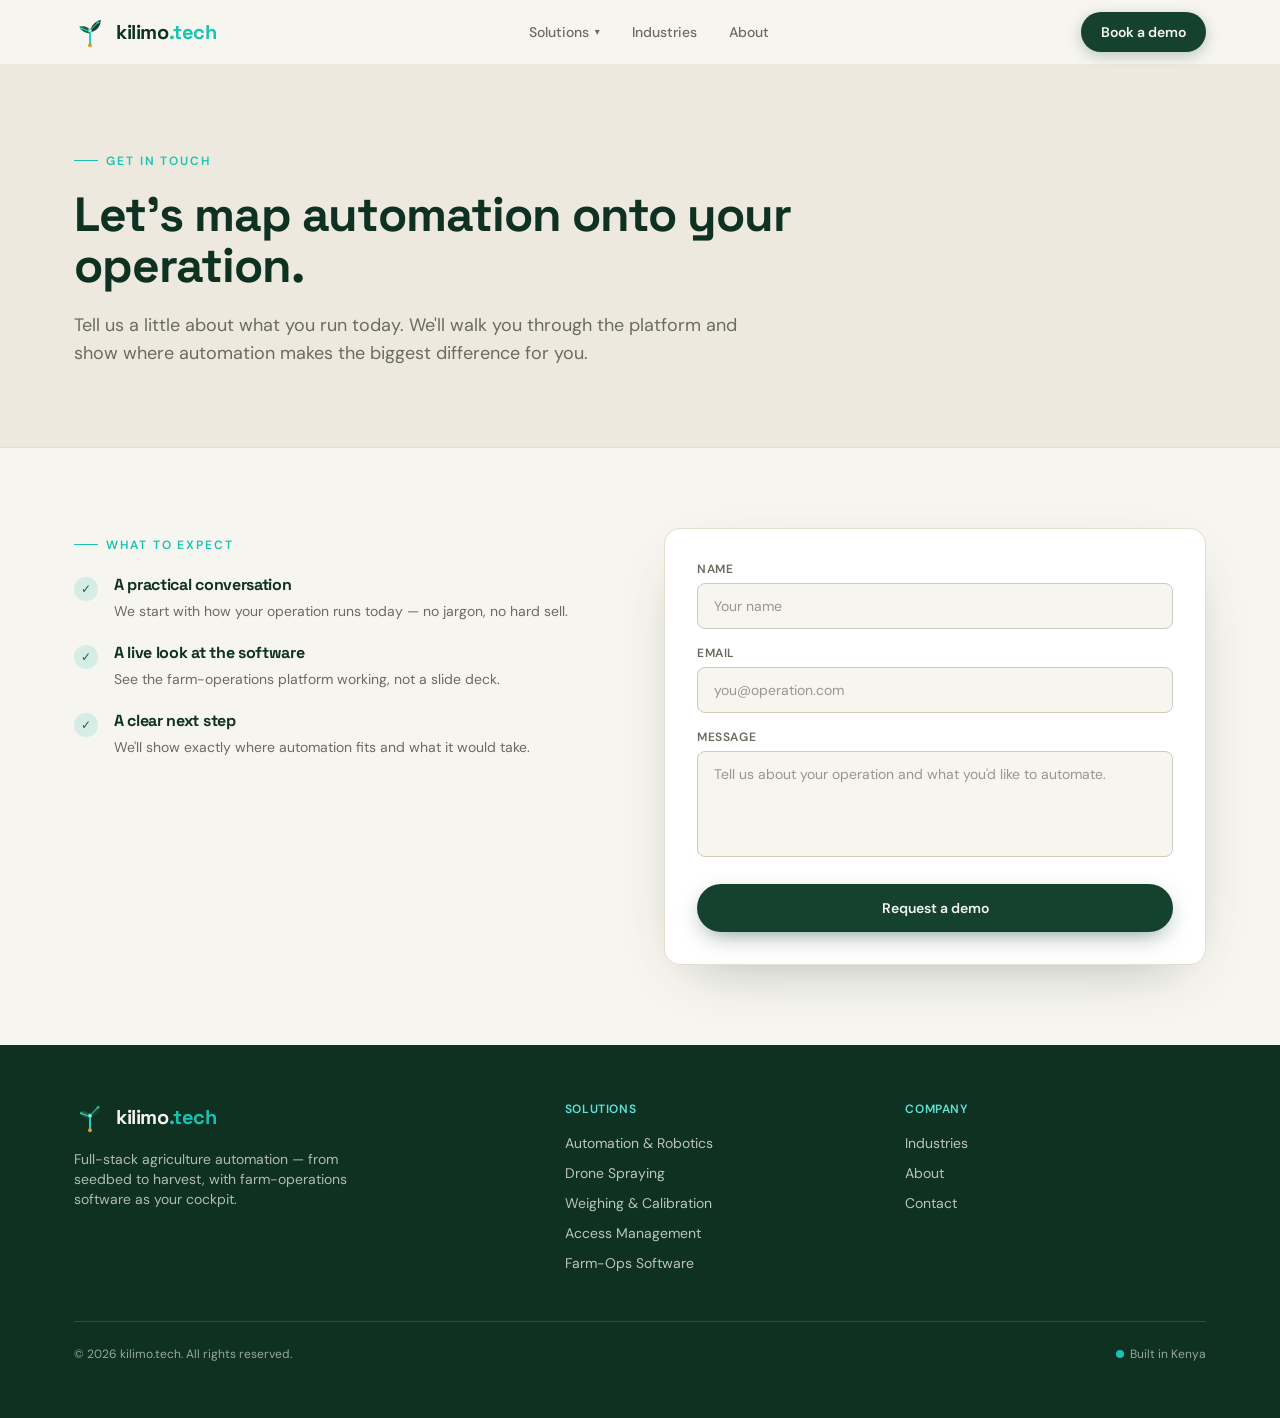
<file: contact/index.html>
<!DOCTYPE html><!--zVk5OR0oorFvxSRVLIuim--><html lang="en"><head><meta charSet="utf-8"/><meta name="viewport" content="width=device-width, initial-scale=1"/><link rel="stylesheet" href="/_next/static/chunks/1ef7079df2634f81.css" data-precedence="next"/><link rel="preload" as="script" fetchPriority="low" href="/_next/static/chunks/b1abc3b510ab667c.js"/><script src="/_next/static/chunks/95d6a24accac1668.js" async=""></script><script src="/_next/static/chunks/bdf80382ac4b4a44.js" async=""></script><script src="/_next/static/chunks/4c62b6ad285720a2.js" async=""></script><script src="/_next/static/chunks/turbopack-2c376685431509b3.js" async=""></script><script src="/_next/static/chunks/ecebbdc770a5d8aa.js" async=""></script><script src="/_next/static/chunks/a23703b41b0c2e75.js" async=""></script><script src="/_next/static/chunks/87e65551c4eb5258.js" async=""></script><script src="/_next/static/chunks/8ec839e416c0ac82.js" async=""></script><link rel="preload" href="https://fonts.googleapis.com/css2?family=DM+Sans:opsz,wght@9..40,400;9..40,500;9..40,600;9..40,700&amp;family=Space+Grotesk:wght@500;600;700&amp;display=swap" as="style"/><link rel="preconnect" href="https://fonts.googleapis.com"/><link rel="preconnect" href="https://fonts.gstatic.com" crossorigin=""/><meta name="theme-color" content="#15422E"/><title>Contact — kilimo.tech</title><meta name="description" content="Talk to us about automating your farm or estate. Book a live walkthrough of the platform."/><meta name="author" content="kilimo.tech"/><meta name="keywords" content="agriculture automation,precision agriculture,farm operations software,crop monitoring,AI disease detection,agritech Africa,agritech Kenya,precision spraying,harvesting automation"/><meta name="robots" content="index, follow"/><meta property="og:title" content="kilimo.tech — Full-stack agriculture automation"/><meta property="og:description" content="From seedbed to harvest, plus farm-operations software in one stack. Built for African agriculture."/><meta property="og:url" content="https://kilimo.tech/"/><meta property="og:site_name" content="kilimo.tech"/><meta property="og:locale" content="en_US"/><meta property="og:image" content="https://kilimo.tech/og-image.png"/><meta property="og:image:width" content="1200"/><meta property="og:image:height" content="630"/><meta property="og:image:alt" content="kilimo.tech — full-stack agriculture automation"/><meta property="og:type" content="website"/><meta name="twitter:card" content="summary_large_image"/><meta name="twitter:title" content="kilimo.tech — Full-stack agriculture automation"/><meta name="twitter:description" content="From seedbed to harvest, plus farm-operations software in one stack. Built for African agriculture."/><meta name="twitter:image" content="https://kilimo.tech/og-image.png"/><link rel="icon" href="/favicon.svg" type="image/svg+xml"/><link rel="stylesheet" href="https://fonts.googleapis.com/css2?family=DM+Sans:opsz,wght@9..40,400;9..40,500;9..40,600;9..40,700&amp;family=Space+Grotesk:wght@500;600;700&amp;display=swap"/><script src="/_next/static/chunks/a6dad97d9634a72d.js" noModule=""></script></head><body class="font-sans antialiased min-h-screen flex flex-col bg-[var(--color-cream)] text-[var(--color-ink)]"><div hidden=""><!--$--><!--/$--></div><div id="top"></div><header class="sticky top-0 z-50 transition-all duration-300 bg-[var(--color-cream)]"><div class="shell flex items-center justify-between h-16"><a class="flex items-center gap-2.5" href="/"><svg class="h-8 w-8" viewBox="0 0 48 48" fill="none" xmlns="http://www.w3.org/2000/svg" aria-hidden="true"><path d="M24 44V22" stroke="var(--color-cyan-bright)" stroke-width="3" stroke-linecap="round"></path><circle cx="24" cy="44" r="3" fill="var(--color-amber)"></circle><path d="M24 26C24 26 12 26 8 16C8 16 20 12 24 22C24 22 24 24 24 26Z" fill="var(--color-forest-soft)"></path><path d="M11 18.5L20 22" stroke="var(--color-cyan-soft)" stroke-width="1.4" stroke-linecap="round"></path><path d="M24 22C24 22 28 8 40 6C40 6 41 20 26 24C26 24 24 24 24 22Z" fill="var(--color-forest)"></path><path d="M36 9.5L27 19" stroke="var(--color-cyan-soft)" stroke-width="1.4" stroke-linecap="round"></path><circle cx="11" cy="18.5" r="1.8" fill="var(--color-cyan-bright)"></circle><circle cx="36" cy="9.5" r="1.8" fill="var(--color-cyan-bright)"></circle><circle cx="24" cy="22" r="2.4" fill="var(--color-cream)" stroke="var(--color-cyan-bright)" stroke-width="1.6"></circle></svg><span class="font-display font-bold tracking-tight text-xl text-[var(--color-forest-deep)]">kilimo<span class="text-[var(--color-cyan)]">.tech</span></span></a><nav class="hidden md:flex items-center gap-8"><div class="relative"><button class="flex items-center gap-1.5 text-sm font-medium text-[var(--color-ink-soft)] hover:text-[var(--color-forest)] transition-colors">Solutions<span class="text-[10px]">▾</span></button></div><a class="text-sm font-medium text-[var(--color-ink-soft)] hover:text-[var(--color-forest)] transition-colors" href="/industries/">Industries</a><a class="text-sm font-medium text-[var(--color-ink-soft)] hover:text-[var(--color-forest)] transition-colors" href="/about/">About</a></nav><div class="flex items-center gap-3"><a class="hidden sm:inline-flex items-center rounded-full bg-[var(--color-forest)] px-5 py-2.5 text-sm font-semibold text-[var(--color-cream)] hover:bg-[var(--color-forest-soft)] transition-colors shadow-[0_4px_14px_rgba(21,66,46,0.25)]" href="/contact/">Book a demo</a><button aria-label="Toggle menu" class="md:hidden inline-flex h-10 w-10 items-center justify-center rounded-lg border border-[var(--color-edge-strong)] text-[var(--color-forest)]"><span class="text-lg">☰</span></button></div></div></header><main class="relative flex-1"><section class="border-b border-[var(--color-edge)] bg-[var(--color-cream-deep)]"><div class="shell py-16 lg:py-20"><div class="max-w-3xl"><span class="inline-flex items-center gap-2 text-xs font-semibold uppercase tracking-[0.16em] text-[var(--color-cyan)]"><span class="h-px w-6 bg-[var(--color-cyan)]"></span>Get in touch</span><h1 class="mt-5 font-display text-4xl font-bold leading-[1.07] text-[var(--color-forest-deep)] sm:text-5xl">Let&#x27;s map automation onto your operation.</h1><p class="mt-5 max-w-2xl text-lg text-[var(--color-ink-soft)]">Tell us a little about what you run today. We&#x27;ll walk you through the platform and show where automation makes the biggest difference for you.</p></div></div></section><section class="py-16 lg:py-20"><div class="shell grid items-start gap-12 lg:grid-cols-[1fr_1fr]"><div><span class="inline-flex items-center gap-2 text-xs font-semibold uppercase tracking-[0.16em] text-[var(--color-cyan)]"><span class="h-px w-6 bg-[var(--color-cyan)]"></span>What to expect</span><ul class="mt-5 space-y-5"><li class="flex gap-4"><span class="mt-1 flex h-6 w-6 shrink-0 items-center justify-center rounded-full bg-[var(--color-cyan)]/15 text-xs text-[var(--color-forest-soft)]">✓</span><div><p class="font-display font-bold text-[var(--color-forest-deep)]">A practical conversation</p><p class="mt-1 text-sm text-[var(--color-ink-soft)]">We start with how your operation runs today — no jargon, no hard sell.</p></div></li><li class="flex gap-4"><span class="mt-1 flex h-6 w-6 shrink-0 items-center justify-center rounded-full bg-[var(--color-cyan)]/15 text-xs text-[var(--color-forest-soft)]">✓</span><div><p class="font-display font-bold text-[var(--color-forest-deep)]">A live look at the software</p><p class="mt-1 text-sm text-[var(--color-ink-soft)]">See the farm-operations platform working, not a slide deck.</p></div></li><li class="flex gap-4"><span class="mt-1 flex h-6 w-6 shrink-0 items-center justify-center rounded-full bg-[var(--color-cyan)]/15 text-xs text-[var(--color-forest-soft)]">✓</span><div><p class="font-display font-bold text-[var(--color-forest-deep)]">A clear next step</p><p class="mt-1 text-sm text-[var(--color-ink-soft)]">We&#x27;ll show exactly where automation fits and what it would take.</p></div></li></ul></div><div><!--$!--><template data-dgst="BAILOUT_TO_CLIENT_SIDE_RENDERING"></template><!--/$--><form class="rounded-2xl bg-[var(--color-paper)] p-6 sm:p-8 border border-[var(--color-edge)] shadow-[0_20px_60px_-30px_rgba(14,49,34,0.4)]" action="https://formsubmit.co/info@cseco.co.ke" method="POST"><input type="hidden" name="_subject" value="New kilimo.tech enquiry"/><input type="hidden" name="_captcha" value="false"/><input type="hidden" name="_template" value="table"/><input type="hidden" name="_next" value="https://kilimo.tech/contact?sent=1"/><input type="text" style="display:none" tabindex="-1" autoComplete="off" name="_honey"/><div class="grid gap-4"><div><label for="name" class="block text-xs font-semibold uppercase tracking-wider text-[var(--color-ink-soft)] mb-1.5">Name</label><input id="name" required="" class="w-full rounded-lg border border-[var(--color-edge-strong)] bg-[var(--color-cream)] px-4 py-3 text-sm text-[var(--color-ink)] outline-none focus:border-[var(--color-cyan)] focus:ring-2 focus:ring-[var(--color-cyan)]/30" placeholder="Your name" name="name"/></div><div><label for="email" class="block text-xs font-semibold uppercase tracking-wider text-[var(--color-ink-soft)] mb-1.5">Email</label><input id="email" type="email" required="" class="w-full rounded-lg border border-[var(--color-edge-strong)] bg-[var(--color-cream)] px-4 py-3 text-sm text-[var(--color-ink)] outline-none focus:border-[var(--color-cyan)] focus:ring-2 focus:ring-[var(--color-cyan)]/30" placeholder="you@operation.com" name="email"/></div><div><label for="message" class="block text-xs font-semibold uppercase tracking-wider text-[var(--color-ink-soft)] mb-1.5">Message</label><textarea id="message" name="message" rows="4" required="" class="w-full rounded-lg border border-[var(--color-edge-strong)] bg-[var(--color-cream)] px-4 py-3 text-sm text-[var(--color-ink)] outline-none focus:border-[var(--color-cyan)] focus:ring-2 focus:ring-[var(--color-cyan)]/30 resize-none" placeholder="Tell us about your operation and what you&#x27;d like to automate."></textarea></div><button type="submit" class="mt-1 inline-flex items-center justify-center rounded-full bg-[var(--color-forest)] px-6 py-3.5 text-sm font-semibold text-[var(--color-cream)] hover:bg-[var(--color-forest-soft)] transition-colors shadow-[0_8px_24px_-8px_rgba(21,66,46,0.6)]">Request a demo</button></div></form></div></div></section><!--$--><!--/$--></main><footer class="bg-[var(--color-forest-deep)] text-[var(--color-cream)]"><div class="shell py-14"><div class="grid gap-10 md:grid-cols-[1.5fr_1fr_1fr]"><div><a class="flex items-center gap-2.5" href="/"><svg class="h-8 w-8" viewBox="0 0 48 48" fill="none" xmlns="http://www.w3.org/2000/svg" aria-hidden="true"><path d="M24 44V22" stroke="var(--color-cyan-bright)" stroke-width="3" stroke-linecap="round"></path><circle cx="24" cy="44" r="3" fill="var(--color-amber)"></circle><path d="M24 26C24 26 12 26 8 16C8 16 20 12 24 22C24 22 24 24 24 26Z" fill="var(--color-forest-soft)"></path><path d="M11 18.5L20 22" stroke="var(--color-cyan-soft)" stroke-width="1.4" stroke-linecap="round"></path><path d="M24 22C24 22 28 8 40 6C40 6 41 20 26 24C26 24 24 24 24 22Z" fill="var(--color-forest)"></path><path d="M36 9.5L27 19" stroke="var(--color-cyan-soft)" stroke-width="1.4" stroke-linecap="round"></path><circle cx="11" cy="18.5" r="1.8" fill="var(--color-cyan-bright)"></circle><circle cx="36" cy="9.5" r="1.8" fill="var(--color-cyan-bright)"></circle><circle cx="24" cy="22" r="2.4" fill="var(--color-cream)" stroke="var(--color-cyan-bright)" stroke-width="1.6"></circle></svg><span class="font-display font-bold tracking-tight text-xl text-[var(--color-cream)]">kilimo<span class="text-[var(--color-cyan)]">.tech</span></span></a><p class="mt-4 max-w-xs text-sm text-[var(--color-cream)]/70">Full-stack agriculture automation — from seedbed to harvest, with farm-operations software as your cockpit.</p></div><div><h5 class="text-xs font-semibold uppercase tracking-wider text-[var(--color-cyan-soft)]">Solutions</h5><ul class="mt-4 space-y-2.5 text-sm text-[var(--color-cream)]/75"><li><a class="hover:text-[var(--color-cyan-bright)]" href="/automation-robotics/">Automation &amp; Robotics</a></li><li><a class="hover:text-[var(--color-cyan-bright)]" href="/drone-spraying/">Drone Spraying</a></li><li><a class="hover:text-[var(--color-cyan-bright)]" href="/weighing-calibration/">Weighing &amp; Calibration</a></li><li><a class="hover:text-[var(--color-cyan-bright)]" href="/access-management/">Access Management</a></li><li><a class="hover:text-[var(--color-cyan-bright)]" href="/farm-ops-software/">Farm-Ops Software</a></li></ul></div><div><h5 class="text-xs font-semibold uppercase tracking-wider text-[var(--color-cyan-soft)]">Company</h5><ul class="mt-4 space-y-2.5 text-sm text-[var(--color-cream)]/75"><li><a class="hover:text-[var(--color-cyan-bright)]" href="/industries/">Industries</a></li><li><a class="hover:text-[var(--color-cyan-bright)]" href="/about/">About</a></li><li><a class="hover:text-[var(--color-cyan-bright)]" href="/contact/">Contact</a></li></ul></div></div><div class="mt-12 flex flex-col gap-3 border-t border-[var(--color-cream)]/15 pt-6 sm:flex-row sm:items-center sm:justify-between"><p class="text-xs text-[var(--color-cream)]/60">© <!-- -->2026<!-- --> kilimo.tech. All rights reserved.</p><p class="flex items-center gap-1.5 text-xs text-[var(--color-cream)]/60"><span class="h-2 w-2 rounded-full bg-[var(--color-cyan)]"></span>Built in Kenya</p></div></div></footer><script src="/_next/static/chunks/b1abc3b510ab667c.js" id="_R_" async=""></script><script>(self.__next_f=self.__next_f||[]).push([0])</script><script>self.__next_f.push([1,"1:\"$Sreact.fragment\"\n2:I[2971,[\"/_next/static/chunks/ecebbdc770a5d8aa.js\"],\"Header\"]\n3:I[50746,[\"/_next/static/chunks/a23703b41b0c2e75.js\",\"/_next/static/chunks/87e65551c4eb5258.js\"],\"default\"]\n4:I[39806,[\"/_next/static/chunks/a23703b41b0c2e75.js\",\"/_next/static/chunks/87e65551c4eb5258.js\"],\"default\"]\n5:I[5737,[\"/_next/static/chunks/ecebbdc770a5d8aa.js\",\"/_next/static/chunks/8ec839e416c0ac82.js\"],\"\"]\nc:I[98962,[\"/_next/static/chunks/a23703b41b0c2e75.js\",\"/_next/static/chunks/87e65551c4eb5258.js\"],\"default\"]\n:HL[\"/_next/static/chunks/1ef7079df2634f81.css\",\"style\"]\n:HL[\"https://fonts.googleapis.com/css2?family=DM+Sans:opsz,wght@9..40,400;9..40,500;9..40,600;9..40,700\u0026family=Space+Grotesk:wght@500;600;700\u0026display=swap\",\"style\"]\n"])</script><script>self.__next_f.push([1,"0:{\"P\":null,\"b\":\"zVk5OR0oorFvxSRVLIuim\",\"c\":[\"\",\"contact\",\"\"],\"q\":\"\",\"i\":false,\"f\":[[[\"\",{\"children\":[\"contact\",{\"children\":[\"__PAGE__\",{}]}]},\"$undefined\",\"$undefined\",true],[[\"$\",\"$1\",\"c\",{\"children\":[[[\"$\",\"link\",\"0\",{\"rel\":\"stylesheet\",\"href\":\"/_next/static/chunks/1ef7079df2634f81.css\",\"precedence\":\"next\",\"crossOrigin\":\"$undefined\",\"nonce\":\"$undefined\"}],[\"$\",\"script\",\"script-0\",{\"src\":\"/_next/static/chunks/ecebbdc770a5d8aa.js\",\"async\":true,\"nonce\":\"$undefined\"}]],[\"$\",\"html\",null,{\"lang\":\"en\",\"children\":[[\"$\",\"head\",null,{\"children\":[[\"$\",\"link\",null,{\"rel\":\"preconnect\",\"href\":\"https://fonts.googleapis.com\"}],[\"$\",\"link\",null,{\"rel\":\"preconnect\",\"href\":\"https://fonts.gstatic.com\",\"crossOrigin\":\"\"}],[\"$\",\"link\",null,{\"rel\":\"stylesheet\",\"href\":\"https://fonts.googleapis.com/css2?family=DM+Sans:opsz,wght@9..40,400;9..40,500;9..40,600;9..40,700\u0026family=Space+Grotesk:wght@500;600;700\u0026display=swap\"}]]}],[\"$\",\"body\",null,{\"className\":\"font-sans antialiased min-h-screen flex flex-col bg-[var(--color-cream)] text-[var(--color-ink)]\",\"children\":[[\"$\",\"div\",null,{\"id\":\"top\"}],[\"$\",\"$L2\",null,{}],[\"$\",\"main\",null,{\"className\":\"relative flex-1\",\"children\":[\"$\",\"$L3\",null,{\"parallelRouterKey\":\"children\",\"error\":\"$undefined\",\"errorStyles\":\"$undefined\",\"errorScripts\":\"$undefined\",\"template\":[\"$\",\"$L4\",null,{}],\"templateStyles\":\"$undefined\",\"templateScripts\":\"$undefined\",\"notFound\":[[[\"$\",\"title\",null,{\"children\":\"404: This page could not be found.\"}],[\"$\",\"div\",null,{\"style\":{\"fontFamily\":\"system-ui,\\\"Segoe UI\\\",Roboto,Helvetica,Arial,sans-serif,\\\"Apple Color Emoji\\\",\\\"Segoe UI Emoji\\\"\",\"height\":\"100vh\",\"textAlign\":\"center\",\"display\":\"flex\",\"flexDirection\":\"column\",\"alignItems\":\"center\",\"justifyContent\":\"center\"},\"children\":[\"$\",\"div\",null,{\"children\":[[\"$\",\"style\",null,{\"dangerouslySetInnerHTML\":{\"__html\":\"body{color:#000;background:#fff;margin:0}.next-error-h1{border-right:1px solid rgba(0,0,0,.3)}@media (prefers-color-scheme:dark){body{color:#fff;background:#000}.next-error-h1{border-right:1px solid rgba(255,255,255,.3)}}\"}}],[\"$\",\"h1\",null,{\"className\":\"next-error-h1\",\"style\":{\"display\":\"inline-block\",\"margin\":\"0 20px 0 0\",\"padding\":\"0 23px 0 0\",\"fontSize\":24,\"fontWeight\":500,\"verticalAlign\":\"top\",\"lineHeight\":\"49px\"},\"children\":404}],[\"$\",\"div\",null,{\"style\":{\"display\":\"inline-block\"},\"children\":[\"$\",\"h2\",null,{\"style\":{\"fontSize\":14,\"fontWeight\":400,\"lineHeight\":\"49px\",\"margin\":0},\"children\":\"This page could not be found.\"}]}]]}]}]],[]],\"forbidden\":\"$undefined\",\"unauthorized\":\"$undefined\"}]}],[\"$\",\"footer\",null,{\"className\":\"bg-[var(--color-forest-deep)] text-[var(--color-cream)]\",\"children\":[\"$\",\"div\",null,{\"className\":\"shell py-14\",\"children\":[[\"$\",\"div\",null,{\"className\":\"grid gap-10 md:grid-cols-[1.5fr_1fr_1fr]\",\"children\":[[\"$\",\"div\",null,{\"children\":[[\"$\",\"$L5\",null,{\"href\":\"/\",\"className\":\"flex items-center gap-2.5\",\"children\":[[\"$\",\"svg\",null,{\"className\":\"h-8 w-8\",\"viewBox\":\"0 0 48 48\",\"fill\":\"none\",\"xmlns\":\"http://www.w3.org/2000/svg\",\"aria-hidden\":\"true\",\"children\":[[\"$\",\"path\",null,{\"d\":\"M24 44V22\",\"stroke\":\"var(--color-cyan-bright)\",\"strokeWidth\":\"3\",\"strokeLinecap\":\"round\"}],[\"$\",\"circle\",null,{\"cx\":\"24\",\"cy\":\"44\",\"r\":\"3\",\"fill\":\"var(--color-amber)\"}],[\"$\",\"path\",null,{\"d\":\"M24 26C24 26 12 26 8 16C8 16 20 12 24 22C24 22 24 24 24 26Z\",\"fill\":\"var(--color-forest-soft)\"}],[\"$\",\"path\",null,{\"d\":\"M11 18.5L20 22\",\"stroke\":\"var(--color-cyan-soft)\",\"strokeWidth\":\"1.4\",\"strokeLinecap\":\"round\"}],[\"$\",\"path\",null,{\"d\":\"M24 22C24 22 28 8 40 6C40 6 41 20 26 24C26 24 24 24 24 22Z\",\"fill\":\"var(--color-forest)\"}],[\"$\",\"path\",null,{\"d\":\"M36 9.5L27 19\",\"stroke\":\"var(--color-cyan-soft)\",\"strokeWidth\":\"1.4\",\"strokeLinecap\":\"round\"}],[\"$\",\"circle\",null,{\"cx\":\"11\",\"cy\":\"18.5\",\"r\":\"1.8\",\"fill\":\"var(--color-cyan-bright)\"}],[\"$\",\"circle\",null,{\"cx\":\"36\",\"cy\":\"9.5\",\"r\":\"1.8\",\"fill\":\"var(--color-cyan-bright)\"}],[\"$\",\"circle\",null,{\"cx\":\"24\",\"cy\":\"22\",\"r\":\"2.4\",\"fill\":\"var(--color-cream)\",\"stroke\":\"var(--color-cyan-bright)\",\"strokeWidth\":\"1.6\"}]]}],[\"$\",\"span\",null,{\"className\":\"font-display font-bold tracking-tight text-xl text-[var(--color-cream)]\",\"children\":[\"kilimo\",[\"$\",\"span\",null,{\"className\":\"text-[var(--color-cyan)]\",\"children\":\".tech\"}]]}]]}],[\"$\",\"p\",null,{\"className\":\"mt-4 max-w-xs text-sm text-[var(--color-cream)]/70\",\"children\":\"Full-stack agriculture automation — from seedbed to harvest, with farm-operations software as your cockpit.\"}]]}],[\"$\",\"div\",null,{\"children\":[[\"$\",\"h5\",null,{\"className\":\"text-xs font-semibold uppercase tracking-wider text-[var(--color-cyan-soft)]\",\"children\":\"Solutions\"}],\"$L6\"]}],\"$L7\"]}],\"$L8\"]}]}]]}]]}]]}],{\"children\":[\"$L9\",{\"children\":[\"$La\",{},null,false,false]},null,false,false]},null,false,false],\"$Lb\",false]],\"m\":\"$undefined\",\"G\":[\"$c\",[]],\"S\":true}\n"])</script><script>self.__next_f.push([1,"d:I[43754,[\"/_next/static/chunks/ecebbdc770a5d8aa.js\",\"/_next/static/chunks/8ec839e416c0ac82.js\"],\"SentBanner\"]\n13:I[98735,[\"/_next/static/chunks/a23703b41b0c2e75.js\",\"/_next/static/chunks/87e65551c4eb5258.js\"],\"ViewportBoundary\"]\n15:I[98735,[\"/_next/static/chunks/a23703b41b0c2e75.js\",\"/_next/static/chunks/87e65551c4eb5258.js\"],\"MetadataBoundary\"]\n16:\"$Sreact.suspense\"\n6:[\"$\",\"ul\",null,{\"className\":\"mt-4 space-y-2.5 text-sm text-[var(--color-cream)]/75\",\"children\":[[\"$\",\"li\",\"/automation-robotics\",{\"children\":[\"$\",\"$L5\",null,{\"href\":\"/automation-robotics\",\"className\":\"hover:text-[var(--color-cyan-bright)]\",\"children\":\"Automation \u0026 Robotics\"}]}],[\"$\",\"li\",\"/drone-spraying\",{\"children\":[\"$\",\"$L5\",null,{\"href\":\"/drone-spraying\",\"className\":\"hover:text-[var(--color-cyan-bright)]\",\"children\":\"Drone Spraying\"}]}],[\"$\",\"li\",\"/weighing-calibration\",{\"children\":[\"$\",\"$L5\",null,{\"href\":\"/weighing-calibration\",\"className\":\"hover:text-[var(--color-cyan-bright)]\",\"children\":\"Weighing \u0026 Calibration\"}]}],[\"$\",\"li\",\"/access-management\",{\"children\":[\"$\",\"$L5\",null,{\"href\":\"/access-management\",\"className\":\"hover:text-[var(--color-cyan-bright)]\",\"children\":\"Access Management\"}]}],[\"$\",\"li\",\"/farm-ops-software\",{\"children\":[\"$\",\"$L5\",null,{\"href\":\"/farm-ops-software\",\"className\":\"hover:text-[var(--color-cyan-bright)]\",\"children\":\"Farm-Ops Software\"}]}]]}]\n7:[\"$\",\"div\",null,{\"children\":[[\"$\",\"h5\",null,{\"className\":\"text-xs font-semibold uppercase tracking-wider text-[var(--color-cyan-soft)]\",\"children\":\"Company\"}],[\"$\",\"ul\",null,{\"className\":\"mt-4 space-y-2.5 text-sm text-[var(--color-cream)]/75\",\"children\":[[\"$\",\"li\",\"/industries\",{\"children\":[\"$\",\"$L5\",null,{\"href\":\"/industries\",\"className\":\"hover:text-[var(--color-cyan-bright)]\",\"children\":\"Industries\"}]}],[\"$\",\"li\",\"/about\",{\"children\":[\"$\",\"$L5\",null,{\"href\":\"/about\",\"className\":\"hover:text-[var(--color-cyan-bright)]\",\"children\":\"About\"}]}],[\"$\",\"li\",\"/contact\",{\"children\":[\"$\",\"$L5\",null,{\"href\":\"/contact\",\"className\":\"hover:text-[var(--color-cyan-bright)]\",\"children\":\"Contact\"}]}]]}]]}]\n8:[\"$\",\"div\",null,{\"className\":\"mt-12 flex flex-col gap-3 border-t border-[var(--color-cream)]/15 pt-6 sm:flex-row sm:items-center sm:justify-between\",\"children\":[[\"$\",\"p\",null,{\"className\":\"text-xs text-[var(--color-cream)]/60\",\"children\":[\"© \",2026,\" kilimo.tech. All rights reserved.\"]}],[\"$\",\"p\",null,{\"className\":\"flex items-center gap-1.5 text-xs text-[var(--color-cream)]/60\",\"children\":[[\"$\",\"span\",null,{\"className\":\"h-2 w-2 rounded-full bg-[var(--color-cyan)]\"}],\"Built in Kenya\"]}]]}]\n9:[\"$\",\"$1\",\"c\",{\"children\":[null,[\"$\",\"$L3\",null,{\"parallelRouterKey\":\"children\",\"error\":\"$undefined\",\"errorStyles\":\"$undefined\",\"errorScripts\":\"$undefined\",\"template\":[\"$\",\"$L4\",null,{}],\"templateStyles\":\"$undefined\",\"templateScripts\":\"$undefined\",\"notFound\":\"$undefined\",\"forbidden\":\"$undefined\",\"unauthorized\":\"$undefined\"}]]}]\n"])</script><script>self.__next_f.push([1,"a:[\"$\",\"$1\",\"c\",{\"children\":[[[\"$\",\"section\",null,{\"className\":\"border-b border-[var(--color-edge)] bg-[var(--color-cream-deep)]\",\"children\":[\"$\",\"div\",null,{\"className\":\"shell py-16 lg:py-20\",\"children\":[\"$\",\"div\",null,{\"className\":\"max-w-3xl\",\"children\":[[\"$\",\"span\",null,{\"className\":\"inline-flex items-center gap-2 text-xs font-semibold uppercase tracking-[0.16em] text-[var(--color-cyan)]\",\"children\":[[\"$\",\"span\",null,{\"className\":\"h-px w-6 bg-[var(--color-cyan)]\"}],\"Get in touch\"]}],[\"$\",\"h1\",null,{\"className\":\"mt-5 font-display text-4xl font-bold leading-[1.07] text-[var(--color-forest-deep)] sm:text-5xl\",\"children\":\"Let's map automation onto your operation.\"}],[\"$\",\"p\",null,{\"className\":\"mt-5 max-w-2xl text-lg text-[var(--color-ink-soft)]\",\"children\":\"Tell us a little about what you run today. We'll walk you through the platform and show where automation makes the biggest difference for you.\"}]]}]}]}],[\"$\",\"section\",null,{\"className\":\"py-16 lg:py-20\",\"children\":[\"$\",\"div\",null,{\"className\":\"shell grid items-start gap-12 lg:grid-cols-[1fr_1fr]\",\"children\":[[\"$\",\"div\",null,{\"children\":[[\"$\",\"span\",null,{\"className\":\"inline-flex items-center gap-2 text-xs font-semibold uppercase tracking-[0.16em] text-[var(--color-cyan)]\",\"children\":[[\"$\",\"span\",null,{\"className\":\"h-px w-6 bg-[var(--color-cyan)]\"}],\"What to expect\"]}],[\"$\",\"ul\",null,{\"className\":\"mt-5 space-y-5\",\"children\":[[\"$\",\"li\",\"A practical conversation\",{\"className\":\"flex gap-4\",\"children\":[[\"$\",\"span\",null,{\"className\":\"mt-1 flex h-6 w-6 shrink-0 items-center justify-center rounded-full bg-[var(--color-cyan)]/15 text-xs text-[var(--color-forest-soft)]\",\"children\":\"✓\"}],[\"$\",\"div\",null,{\"children\":[[\"$\",\"p\",null,{\"className\":\"font-display font-bold text-[var(--color-forest-deep)]\",\"children\":\"A practical conversation\"}],[\"$\",\"p\",null,{\"className\":\"mt-1 text-sm text-[var(--color-ink-soft)]\",\"children\":\"We start with how your operation runs today — no jargon, no hard sell.\"}]]}]]}],[\"$\",\"li\",\"A live look at the software\",{\"className\":\"flex gap-4\",\"children\":[[\"$\",\"span\",null,{\"className\":\"mt-1 flex h-6 w-6 shrink-0 items-center justify-center rounded-full bg-[var(--color-cyan)]/15 text-xs text-[var(--color-forest-soft)]\",\"children\":\"✓\"}],[\"$\",\"div\",null,{\"children\":[[\"$\",\"p\",null,{\"className\":\"font-display font-bold text-[var(--color-forest-deep)]\",\"children\":\"A live look at the software\"}],[\"$\",\"p\",null,{\"className\":\"mt-1 text-sm text-[var(--color-ink-soft)]\",\"children\":\"See the farm-operations platform working, not a slide deck.\"}]]}]]}],[\"$\",\"li\",\"A clear next step\",{\"className\":\"flex gap-4\",\"children\":[[\"$\",\"span\",null,{\"className\":\"mt-1 flex h-6 w-6 shrink-0 items-center justify-center rounded-full bg-[var(--color-cyan)]/15 text-xs text-[var(--color-forest-soft)]\",\"children\":\"✓\"}],[\"$\",\"div\",null,{\"children\":[[\"$\",\"p\",null,{\"className\":\"font-display font-bold text-[var(--color-forest-deep)]\",\"children\":\"A clear next step\"}],[\"$\",\"p\",null,{\"className\":\"mt-1 text-sm text-[var(--color-ink-soft)]\",\"children\":\"We'll show exactly where automation fits and what it would take.\"}]]}]]}]]}]]}],[\"$\",\"div\",null,{\"children\":[[\"$\",\"$Ld\",null,{}],[\"$\",\"form\",null,{\"action\":\"https://formsubmit.co/info@cseco.co.ke\",\"method\":\"POST\",\"className\":\"rounded-2xl bg-[var(--color-paper)] p-6 sm:p-8 border border-[var(--color-edge)] shadow-[0_20px_60px_-30px_rgba(14,49,34,0.4)]\",\"children\":[[\"$\",\"input\",null,{\"type\":\"hidden\",\"name\":\"_subject\",\"value\":\"New kilimo.tech enquiry\"}],[\"$\",\"input\",null,{\"type\":\"hidden\",\"name\":\"_captcha\",\"value\":\"false\"}],[\"$\",\"input\",null,{\"type\":\"hidden\",\"name\":\"_template\",\"value\":\"table\"}],[\"$\",\"input\",null,{\"type\":\"hidden\",\"name\":\"_next\",\"value\":\"https://kilimo.tech/contact?sent=1\"}],[\"$\",\"input\",null,{\"type\":\"text\",\"name\":\"_honey\",\"style\":{\"display\":\"none\"},\"tabIndex\":-1,\"autoComplete\":\"off\"}],[\"$\",\"div\",null,{\"className\":\"grid gap-4\",\"children\":[[\"$\",\"div\",null,{\"children\":[[\"$\",\"label\",null,{\"htmlFor\":\"name\",\"className\":\"block text-xs font-semibold uppercase tracking-wider text-[var(--color-ink-soft)] mb-1.5\",\"children\":\"Name\"}],[\"$\",\"input\",null,{\"id\":\"name\",\"name\":\"name\",\"required\":true,\"className\":\"w-full rounded-lg border border-[var(--color-edge-strong)] bg-[var(--color-cream)] px-4 py-3 text-sm text-[var(--color-ink)] outline-none focus:border-[var(--color-cyan)] focus:ring-2 focus:ring-[var(--color-cyan)]/30\",\"placeholder\":\"Your name\"}]]}],\"$Le\",\"$Lf\",\"$L10\"]}]]}]]}]]}]}]],[\"$L11\"],\"$L12\"]}]\n"])</script><script>self.__next_f.push([1,"b:[\"$\",\"$1\",\"h\",{\"children\":[null,[\"$\",\"$L13\",null,{\"children\":\"$@14\"}],[\"$\",\"div\",null,{\"hidden\":true,\"children\":[\"$\",\"$L15\",null,{\"children\":[\"$\",\"$16\",null,{\"name\":\"Next.Metadata\",\"children\":\"$@17\"}]}]}],null]}]\n"])</script><script>self.__next_f.push([1,"18:I[98735,[\"/_next/static/chunks/a23703b41b0c2e75.js\",\"/_next/static/chunks/87e65551c4eb5258.js\"],\"OutletBoundary\"]\ne:[\"$\",\"div\",null,{\"children\":[[\"$\",\"label\",null,{\"htmlFor\":\"email\",\"className\":\"block text-xs font-semibold uppercase tracking-wider text-[var(--color-ink-soft)] mb-1.5\",\"children\":\"Email\"}],[\"$\",\"input\",null,{\"id\":\"email\",\"name\":\"email\",\"type\":\"email\",\"required\":true,\"className\":\"w-full rounded-lg border border-[var(--color-edge-strong)] bg-[var(--color-cream)] px-4 py-3 text-sm text-[var(--color-ink)] outline-none focus:border-[var(--color-cyan)] focus:ring-2 focus:ring-[var(--color-cyan)]/30\",\"placeholder\":\"you@operation.com\"}]]}]\nf:[\"$\",\"div\",null,{\"children\":[[\"$\",\"label\",null,{\"htmlFor\":\"message\",\"className\":\"block text-xs font-semibold uppercase tracking-wider text-[var(--color-ink-soft)] mb-1.5\",\"children\":\"Message\"}],[\"$\",\"textarea\",null,{\"id\":\"message\",\"name\":\"message\",\"rows\":4,\"required\":true,\"className\":\"w-full rounded-lg border border-[var(--color-edge-strong)] bg-[var(--color-cream)] px-4 py-3 text-sm text-[var(--color-ink)] outline-none focus:border-[var(--color-cyan)] focus:ring-2 focus:ring-[var(--color-cyan)]/30 resize-none\",\"placeholder\":\"Tell us about your operation and what you'd like to automate.\"}]]}]\n10:[\"$\",\"button\",null,{\"type\":\"submit\",\"className\":\"mt-1 inline-flex items-center justify-center rounded-full bg-[var(--color-forest)] px-6 py-3.5 text-sm font-semibold text-[var(--color-cream)] hover:bg-[var(--color-forest-soft)] transition-colors shadow-[0_8px_24px_-8px_rgba(21,66,46,0.6)]\",\"children\":\"Request a demo\"}]\n11:[\"$\",\"script\",\"script-0\",{\"src\":\"/_next/static/chunks/8ec839e416c0ac82.js\",\"async\":true,\"nonce\":\"$undefined\"}]\n12:[\"$\",\"$L18\",null,{\"children\":[\"$\",\"$16\",null,{\"name\":\"Next.MetadataOutlet\",\"children\":\"$@19\"}]}]\n"])</script><script>self.__next_f.push([1,"14:[[\"$\",\"meta\",\"0\",{\"charSet\":\"utf-8\"}],[\"$\",\"meta\",\"1\",{\"name\":\"viewport\",\"content\":\"width=device-width, initial-scale=1\"}],[\"$\",\"meta\",\"2\",{\"name\":\"theme-color\",\"content\":\"#15422E\"}]]\n"])</script><script>self.__next_f.push([1,"1a:I[57851,[\"/_next/static/chunks/a23703b41b0c2e75.js\",\"/_next/static/chunks/87e65551c4eb5258.js\"],\"IconMark\"]\n"])</script><script>self.__next_f.push([1,"17:[[\"$\",\"title\",\"0\",{\"children\":\"Contact — kilimo.tech\"}],[\"$\",\"meta\",\"1\",{\"name\":\"description\",\"content\":\"Talk to us about automating your farm or estate. Book a live walkthrough of the platform.\"}],[\"$\",\"meta\",\"2\",{\"name\":\"author\",\"content\":\"kilimo.tech\"}],[\"$\",\"meta\",\"3\",{\"name\":\"keywords\",\"content\":\"agriculture automation,precision agriculture,farm operations software,crop monitoring,AI disease detection,agritech Africa,agritech Kenya,precision spraying,harvesting automation\"}],[\"$\",\"meta\",\"4\",{\"name\":\"robots\",\"content\":\"index, follow\"}],[\"$\",\"meta\",\"5\",{\"property\":\"og:title\",\"content\":\"kilimo.tech — Full-stack agriculture automation\"}],[\"$\",\"meta\",\"6\",{\"property\":\"og:description\",\"content\":\"From seedbed to harvest, plus farm-operations software in one stack. Built for African agriculture.\"}],[\"$\",\"meta\",\"7\",{\"property\":\"og:url\",\"content\":\"https://kilimo.tech/\"}],[\"$\",\"meta\",\"8\",{\"property\":\"og:site_name\",\"content\":\"kilimo.tech\"}],[\"$\",\"meta\",\"9\",{\"property\":\"og:locale\",\"content\":\"en_US\"}],[\"$\",\"meta\",\"10\",{\"property\":\"og:image\",\"content\":\"https://kilimo.tech/og-image.png\"}],[\"$\",\"meta\",\"11\",{\"property\":\"og:image:width\",\"content\":\"1200\"}],[\"$\",\"meta\",\"12\",{\"property\":\"og:image:height\",\"content\":\"630\"}],[\"$\",\"meta\",\"13\",{\"property\":\"og:image:alt\",\"content\":\"kilimo.tech — full-stack agriculture automation\"}],[\"$\",\"meta\",\"14\",{\"property\":\"og:type\",\"content\":\"website\"}],[\"$\",\"meta\",\"15\",{\"name\":\"twitter:card\",\"content\":\"summary_large_image\"}],[\"$\",\"meta\",\"16\",{\"name\":\"twitter:title\",\"content\":\"kilimo.tech — Full-stack agriculture automation\"}],[\"$\",\"meta\",\"17\",{\"name\":\"twitter:description\",\"content\":\"From seedbed to harvest, plus farm-operations software in one stack. Built for African agriculture.\"}],[\"$\",\"meta\",\"18\",{\"name\":\"twitter:image\",\"content\":\"https://kilimo.tech/og-image.png\"}],[\"$\",\"link\",\"19\",{\"rel\":\"icon\",\"href\":\"/favicon.svg\",\"type\":\"image/svg+xml\"}],[\"$\",\"$L1a\",\"20\",{}]]\n"])</script><script>self.__next_f.push([1,"19:null\n"])</script></body></html>
</file>
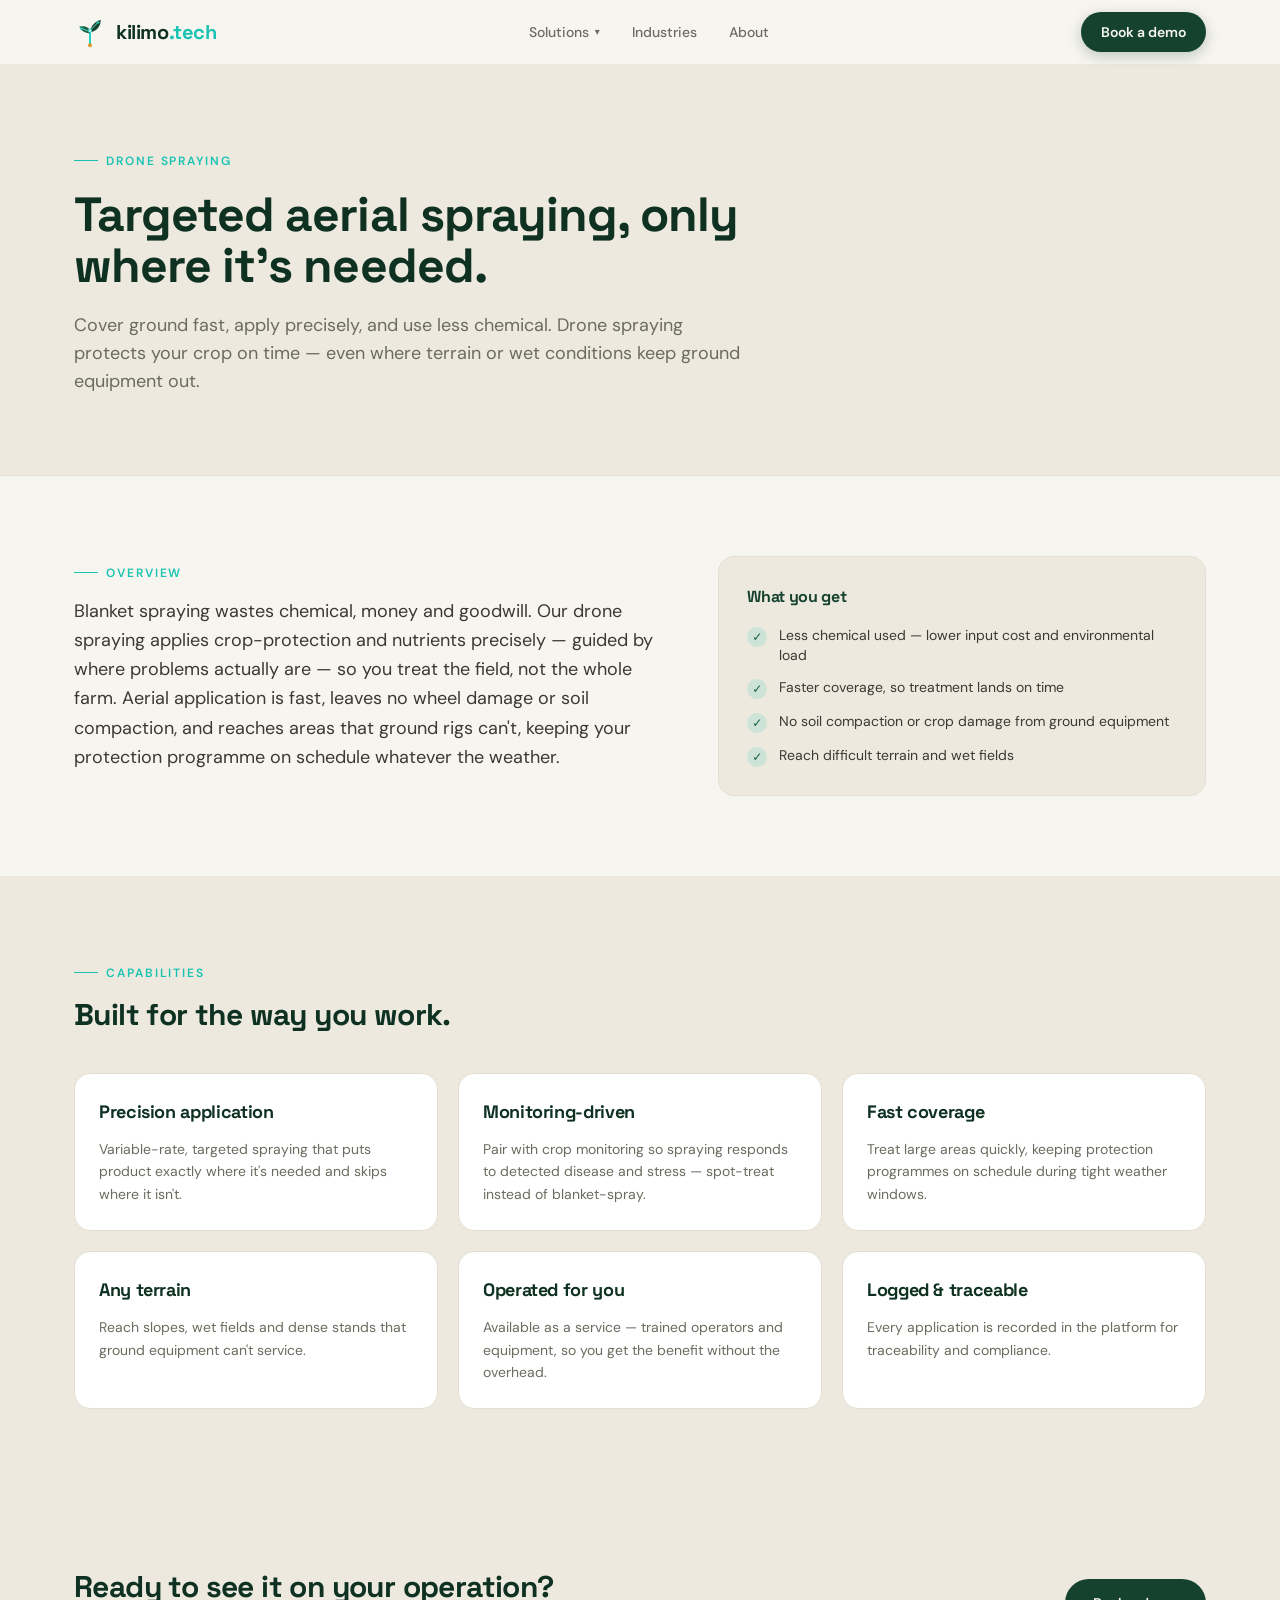
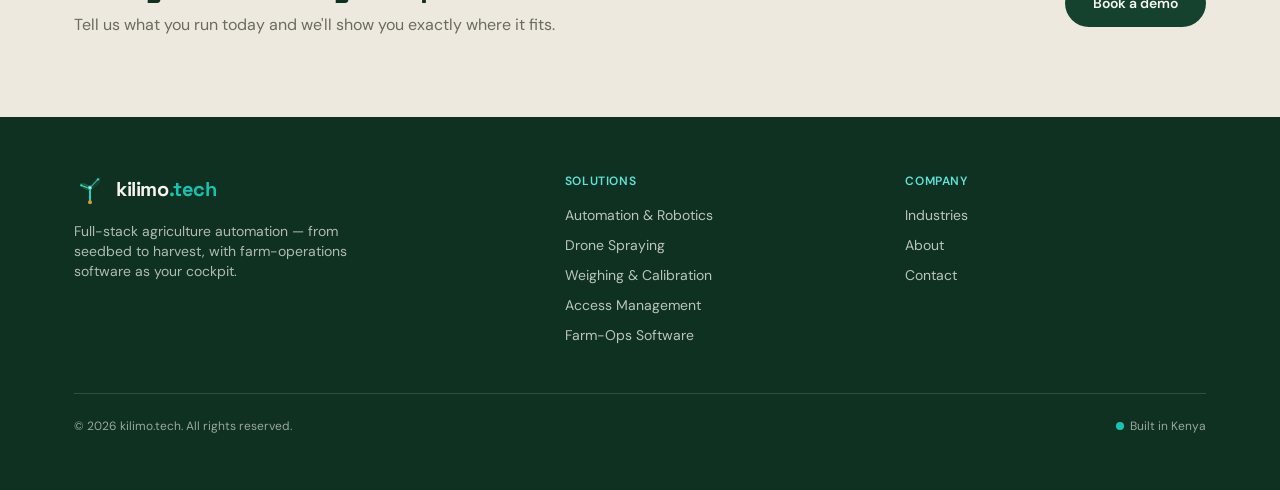
<file: drone-spraying/index.html>
<!DOCTYPE html><!--zVk5OR0oorFvxSRVLIuim--><html lang="en"><head><meta charSet="utf-8"/><meta name="viewport" content="width=device-width, initial-scale=1"/><link rel="stylesheet" href="/_next/static/chunks/1ef7079df2634f81.css" data-precedence="next"/><link rel="preload" as="script" fetchPriority="low" href="/_next/static/chunks/b1abc3b510ab667c.js"/><script src="/_next/static/chunks/95d6a24accac1668.js" async=""></script><script src="/_next/static/chunks/bdf80382ac4b4a44.js" async=""></script><script src="/_next/static/chunks/4c62b6ad285720a2.js" async=""></script><script src="/_next/static/chunks/turbopack-2c376685431509b3.js" async=""></script><script src="/_next/static/chunks/ecebbdc770a5d8aa.js" async=""></script><script src="/_next/static/chunks/a23703b41b0c2e75.js" async=""></script><script src="/_next/static/chunks/87e65551c4eb5258.js" async=""></script><link rel="preload" href="https://fonts.googleapis.com/css2?family=DM+Sans:opsz,wght@9..40,400;9..40,500;9..40,600;9..40,700&amp;family=Space+Grotesk:wght@500;600;700&amp;display=swap" as="style"/><link rel="preconnect" href="https://fonts.googleapis.com"/><link rel="preconnect" href="https://fonts.gstatic.com" crossorigin=""/><meta name="theme-color" content="#15422E"/><title>Drone Spraying — kilimo.tech</title><meta name="description" content="Targeted aerial spraying — precise, fast crop protection that cuts chemical use and protects yield."/><meta name="author" content="kilimo.tech"/><meta name="keywords" content="agriculture automation,precision agriculture,farm operations software,crop monitoring,AI disease detection,agritech Africa,agritech Kenya,precision spraying,harvesting automation"/><meta name="robots" content="index, follow"/><meta property="og:title" content="kilimo.tech — Full-stack agriculture automation"/><meta property="og:description" content="From seedbed to harvest, plus farm-operations software in one stack. Built for African agriculture."/><meta property="og:url" content="https://kilimo.tech/"/><meta property="og:site_name" content="kilimo.tech"/><meta property="og:locale" content="en_US"/><meta property="og:image" content="https://kilimo.tech/og-image.png"/><meta property="og:image:width" content="1200"/><meta property="og:image:height" content="630"/><meta property="og:image:alt" content="kilimo.tech — full-stack agriculture automation"/><meta property="og:type" content="website"/><meta name="twitter:card" content="summary_large_image"/><meta name="twitter:title" content="kilimo.tech — Full-stack agriculture automation"/><meta name="twitter:description" content="From seedbed to harvest, plus farm-operations software in one stack. Built for African agriculture."/><meta name="twitter:image" content="https://kilimo.tech/og-image.png"/><link rel="icon" href="/favicon.svg" type="image/svg+xml"/><link rel="stylesheet" href="https://fonts.googleapis.com/css2?family=DM+Sans:opsz,wght@9..40,400;9..40,500;9..40,600;9..40,700&amp;family=Space+Grotesk:wght@500;600;700&amp;display=swap"/><script src="/_next/static/chunks/a6dad97d9634a72d.js" noModule=""></script></head><body class="font-sans antialiased min-h-screen flex flex-col bg-[var(--color-cream)] text-[var(--color-ink)]"><div hidden=""><!--$--><!--/$--></div><div id="top"></div><header class="sticky top-0 z-50 transition-all duration-300 bg-[var(--color-cream)]"><div class="shell flex items-center justify-between h-16"><a class="flex items-center gap-2.5" href="/"><svg class="h-8 w-8" viewBox="0 0 48 48" fill="none" xmlns="http://www.w3.org/2000/svg" aria-hidden="true"><path d="M24 44V22" stroke="var(--color-cyan-bright)" stroke-width="3" stroke-linecap="round"></path><circle cx="24" cy="44" r="3" fill="var(--color-amber)"></circle><path d="M24 26C24 26 12 26 8 16C8 16 20 12 24 22C24 22 24 24 24 26Z" fill="var(--color-forest-soft)"></path><path d="M11 18.5L20 22" stroke="var(--color-cyan-soft)" stroke-width="1.4" stroke-linecap="round"></path><path d="M24 22C24 22 28 8 40 6C40 6 41 20 26 24C26 24 24 24 24 22Z" fill="var(--color-forest)"></path><path d="M36 9.5L27 19" stroke="var(--color-cyan-soft)" stroke-width="1.4" stroke-linecap="round"></path><circle cx="11" cy="18.5" r="1.8" fill="var(--color-cyan-bright)"></circle><circle cx="36" cy="9.5" r="1.8" fill="var(--color-cyan-bright)"></circle><circle cx="24" cy="22" r="2.4" fill="var(--color-cream)" stroke="var(--color-cyan-bright)" stroke-width="1.6"></circle></svg><span class="font-display font-bold tracking-tight text-xl text-[var(--color-forest-deep)]">kilimo<span class="text-[var(--color-cyan)]">.tech</span></span></a><nav class="hidden md:flex items-center gap-8"><div class="relative"><button class="flex items-center gap-1.5 text-sm font-medium text-[var(--color-ink-soft)] hover:text-[var(--color-forest)] transition-colors">Solutions<span class="text-[10px]">▾</span></button></div><a class="text-sm font-medium text-[var(--color-ink-soft)] hover:text-[var(--color-forest)] transition-colors" href="/industries/">Industries</a><a class="text-sm font-medium text-[var(--color-ink-soft)] hover:text-[var(--color-forest)] transition-colors" href="/about/">About</a></nav><div class="flex items-center gap-3"><a class="hidden sm:inline-flex items-center rounded-full bg-[var(--color-forest)] px-5 py-2.5 text-sm font-semibold text-[var(--color-cream)] hover:bg-[var(--color-forest-soft)] transition-colors shadow-[0_4px_14px_rgba(21,66,46,0.25)]" href="/contact/">Book a demo</a><button aria-label="Toggle menu" class="md:hidden inline-flex h-10 w-10 items-center justify-center rounded-lg border border-[var(--color-edge-strong)] text-[var(--color-forest)]"><span class="text-lg">☰</span></button></div></div></header><main class="relative flex-1"><section class="border-b border-[var(--color-edge)] bg-[var(--color-cream-deep)]"><div class="shell py-16 lg:py-20"><div class="max-w-3xl"><span class="inline-flex items-center gap-2 text-xs font-semibold uppercase tracking-[0.16em] text-[var(--color-cyan)]"><span class="h-px w-6 bg-[var(--color-cyan)]"></span>Drone Spraying</span><h1 class="mt-5 font-display text-4xl font-bold leading-[1.07] text-[var(--color-forest-deep)] sm:text-5xl">Targeted aerial spraying, only where it&#x27;s needed.</h1><p class="mt-5 max-w-2xl text-lg text-[var(--color-ink-soft)]">Cover ground fast, apply precisely, and use less chemical. Drone spraying protects your crop on time — even where terrain or wet conditions keep ground equipment out.</p></div></div></section><section class="py-16 lg:py-20"><div class="shell grid gap-12 lg:grid-cols-[1.1fr_0.9fr]"><div><span class="inline-flex items-center gap-2 text-xs font-semibold uppercase tracking-[0.16em] text-[var(--color-cyan)]"><span class="h-px w-6 bg-[var(--color-cyan)]"></span>Overview</span><p class="mt-4 text-lg leading-relaxed text-[var(--color-ink)]">Blanket spraying wastes chemical, money and goodwill. Our drone spraying applies crop-protection and nutrients precisely — guided by where problems actually are — so you treat the field, not the whole farm. Aerial application is fast, leaves no wheel damage or soil compaction, and reaches areas that ground rigs can&#x27;t, keeping your protection programme on schedule whatever the weather.</p></div><div class="rounded-2xl border border-[var(--color-edge)] bg-[var(--color-cream-deep)] p-7"><h3 class="font-display text-base font-bold text-[var(--color-forest)]">What you get</h3><ul class="mt-4 space-y-3"><li class="flex items-start gap-3 text-sm text-[var(--color-ink)]"><span class="mt-0.5 flex h-5 w-5 shrink-0 items-center justify-center rounded-full bg-[var(--color-cyan)]/15 text-xs text-[var(--color-forest-soft)]">✓</span>Less chemical used — lower input cost and environmental load</li><li class="flex items-start gap-3 text-sm text-[var(--color-ink)]"><span class="mt-0.5 flex h-5 w-5 shrink-0 items-center justify-center rounded-full bg-[var(--color-cyan)]/15 text-xs text-[var(--color-forest-soft)]">✓</span>Faster coverage, so treatment lands on time</li><li class="flex items-start gap-3 text-sm text-[var(--color-ink)]"><span class="mt-0.5 flex h-5 w-5 shrink-0 items-center justify-center rounded-full bg-[var(--color-cyan)]/15 text-xs text-[var(--color-forest-soft)]">✓</span>No soil compaction or crop damage from ground equipment</li><li class="flex items-start gap-3 text-sm text-[var(--color-ink)]"><span class="mt-0.5 flex h-5 w-5 shrink-0 items-center justify-center rounded-full bg-[var(--color-cyan)]/15 text-xs text-[var(--color-forest-soft)]">✓</span>Reach difficult terrain and wet fields</li></ul></div></div></section><section class="bg-[var(--color-cream-deep)] py-16 lg:py-20"><div class="shell"><div class="max-w-2xl"><span class="inline-flex items-center gap-2 text-xs font-semibold uppercase tracking-[0.16em] text-[var(--color-cyan)]"><span class="h-px w-6 bg-[var(--color-cyan)]"></span>Capabilities</span><h2 class="mt-4 font-display text-3xl font-bold text-[var(--color-forest-deep)]">Built for the way you work.</h2></div><div class="mt-10 grid gap-5 sm:grid-cols-2 lg:grid-cols-3"><div class="rounded-2xl border border-[var(--color-edge)] bg-[var(--color-paper)] p-6 transition-all hover:border-[var(--color-cyan)] hover:shadow-[0_20px_50px_-30px_rgba(14,49,34,0.5)]"><h3 class="font-display text-lg font-bold text-[var(--color-forest-deep)]">Precision application</h3><p class="mt-3 text-sm leading-relaxed text-[var(--color-ink-soft)]">Variable-rate, targeted spraying that puts product exactly where it&#x27;s needed and skips where it isn&#x27;t.</p></div><div class="rounded-2xl border border-[var(--color-edge)] bg-[var(--color-paper)] p-6 transition-all hover:border-[var(--color-cyan)] hover:shadow-[0_20px_50px_-30px_rgba(14,49,34,0.5)]"><h3 class="font-display text-lg font-bold text-[var(--color-forest-deep)]">Monitoring-driven</h3><p class="mt-3 text-sm leading-relaxed text-[var(--color-ink-soft)]">Pair with crop monitoring so spraying responds to detected disease and stress — spot-treat instead of blanket-spray.</p></div><div class="rounded-2xl border border-[var(--color-edge)] bg-[var(--color-paper)] p-6 transition-all hover:border-[var(--color-cyan)] hover:shadow-[0_20px_50px_-30px_rgba(14,49,34,0.5)]"><h3 class="font-display text-lg font-bold text-[var(--color-forest-deep)]">Fast coverage</h3><p class="mt-3 text-sm leading-relaxed text-[var(--color-ink-soft)]">Treat large areas quickly, keeping protection programmes on schedule during tight weather windows.</p></div><div class="rounded-2xl border border-[var(--color-edge)] bg-[var(--color-paper)] p-6 transition-all hover:border-[var(--color-cyan)] hover:shadow-[0_20px_50px_-30px_rgba(14,49,34,0.5)]"><h3 class="font-display text-lg font-bold text-[var(--color-forest-deep)]">Any terrain</h3><p class="mt-3 text-sm leading-relaxed text-[var(--color-ink-soft)]">Reach slopes, wet fields and dense stands that ground equipment can&#x27;t service.</p></div><div class="rounded-2xl border border-[var(--color-edge)] bg-[var(--color-paper)] p-6 transition-all hover:border-[var(--color-cyan)] hover:shadow-[0_20px_50px_-30px_rgba(14,49,34,0.5)]"><h3 class="font-display text-lg font-bold text-[var(--color-forest-deep)]">Operated for you</h3><p class="mt-3 text-sm leading-relaxed text-[var(--color-ink-soft)]">Available as a service — trained operators and equipment, so you get the benefit without the overhead.</p></div><div class="rounded-2xl border border-[var(--color-edge)] bg-[var(--color-paper)] p-6 transition-all hover:border-[var(--color-cyan)] hover:shadow-[0_20px_50px_-30px_rgba(14,49,34,0.5)]"><h3 class="font-display text-lg font-bold text-[var(--color-forest-deep)]">Logged &amp; traceable</h3><p class="mt-3 text-sm leading-relaxed text-[var(--color-ink-soft)]">Every application is recorded in the platform for traceability and compliance.</p></div></div></div></section><section class="bg-[var(--color-cream-deep)] py-16 text-[var(--color-forest-deep)] lg:py-20"><div class="shell flex flex-col items-start justify-between gap-6 md:flex-row md:items-center"><div class="max-w-xl"><h2 class="font-display text-2xl font-bold sm:text-3xl">Ready to see it on your operation?</h2><p class="mt-2 text-[var(--color-ink-soft)]">Tell us what you run today and we&#x27;ll show you exactly where it fits.</p></div><a class="inline-flex shrink-0 items-center rounded-full bg-[var(--color-forest)] px-7 py-3.5 text-sm font-semibold text-[var(--color-cream)] hover:bg-[var(--color-forest-soft)] transition-colors" href="/contact/">Book a demo</a></div></section><!--$--><!--/$--></main><footer class="bg-[var(--color-forest-deep)] text-[var(--color-cream)]"><div class="shell py-14"><div class="grid gap-10 md:grid-cols-[1.5fr_1fr_1fr]"><div><a class="flex items-center gap-2.5" href="/"><svg class="h-8 w-8" viewBox="0 0 48 48" fill="none" xmlns="http://www.w3.org/2000/svg" aria-hidden="true"><path d="M24 44V22" stroke="var(--color-cyan-bright)" stroke-width="3" stroke-linecap="round"></path><circle cx="24" cy="44" r="3" fill="var(--color-amber)"></circle><path d="M24 26C24 26 12 26 8 16C8 16 20 12 24 22C24 22 24 24 24 26Z" fill="var(--color-forest-soft)"></path><path d="M11 18.5L20 22" stroke="var(--color-cyan-soft)" stroke-width="1.4" stroke-linecap="round"></path><path d="M24 22C24 22 28 8 40 6C40 6 41 20 26 24C26 24 24 24 24 22Z" fill="var(--color-forest)"></path><path d="M36 9.5L27 19" stroke="var(--color-cyan-soft)" stroke-width="1.4" stroke-linecap="round"></path><circle cx="11" cy="18.5" r="1.8" fill="var(--color-cyan-bright)"></circle><circle cx="36" cy="9.5" r="1.8" fill="var(--color-cyan-bright)"></circle><circle cx="24" cy="22" r="2.4" fill="var(--color-cream)" stroke="var(--color-cyan-bright)" stroke-width="1.6"></circle></svg><span class="font-display font-bold tracking-tight text-xl text-[var(--color-cream)]">kilimo<span class="text-[var(--color-cyan)]">.tech</span></span></a><p class="mt-4 max-w-xs text-sm text-[var(--color-cream)]/70">Full-stack agriculture automation — from seedbed to harvest, with farm-operations software as your cockpit.</p></div><div><h5 class="text-xs font-semibold uppercase tracking-wider text-[var(--color-cyan-soft)]">Solutions</h5><ul class="mt-4 space-y-2.5 text-sm text-[var(--color-cream)]/75"><li><a class="hover:text-[var(--color-cyan-bright)]" href="/automation-robotics/">Automation &amp; Robotics</a></li><li><a class="hover:text-[var(--color-cyan-bright)]" href="/drone-spraying/">Drone Spraying</a></li><li><a class="hover:text-[var(--color-cyan-bright)]" href="/weighing-calibration/">Weighing &amp; Calibration</a></li><li><a class="hover:text-[var(--color-cyan-bright)]" href="/access-management/">Access Management</a></li><li><a class="hover:text-[var(--color-cyan-bright)]" href="/farm-ops-software/">Farm-Ops Software</a></li></ul></div><div><h5 class="text-xs font-semibold uppercase tracking-wider text-[var(--color-cyan-soft)]">Company</h5><ul class="mt-4 space-y-2.5 text-sm text-[var(--color-cream)]/75"><li><a class="hover:text-[var(--color-cyan-bright)]" href="/industries/">Industries</a></li><li><a class="hover:text-[var(--color-cyan-bright)]" href="/about/">About</a></li><li><a class="hover:text-[var(--color-cyan-bright)]" href="/contact/">Contact</a></li></ul></div></div><div class="mt-12 flex flex-col gap-3 border-t border-[var(--color-cream)]/15 pt-6 sm:flex-row sm:items-center sm:justify-between"><p class="text-xs text-[var(--color-cream)]/60">© <!-- -->2026<!-- --> kilimo.tech. All rights reserved.</p><p class="flex items-center gap-1.5 text-xs text-[var(--color-cream)]/60"><span class="h-2 w-2 rounded-full bg-[var(--color-cyan)]"></span>Built in Kenya</p></div></div></footer><script src="/_next/static/chunks/b1abc3b510ab667c.js" id="_R_" async=""></script><script>(self.__next_f=self.__next_f||[]).push([0])</script><script>self.__next_f.push([1,"1:\"$Sreact.fragment\"\n2:I[2971,[\"/_next/static/chunks/ecebbdc770a5d8aa.js\"],\"Header\"]\n3:I[50746,[\"/_next/static/chunks/a23703b41b0c2e75.js\",\"/_next/static/chunks/87e65551c4eb5258.js\"],\"default\"]\n4:I[39806,[\"/_next/static/chunks/a23703b41b0c2e75.js\",\"/_next/static/chunks/87e65551c4eb5258.js\"],\"default\"]\n5:I[5737,[\"/_next/static/chunks/ecebbdc770a5d8aa.js\"],\"\"]\nc:I[98962,[\"/_next/static/chunks/a23703b41b0c2e75.js\",\"/_next/static/chunks/87e65551c4eb5258.js\"],\"default\"]\n:HL[\"/_next/static/chunks/1ef7079df2634f81.css\",\"style\"]\n:HL[\"https://fonts.googleapis.com/css2?family=DM+Sans:opsz,wght@9..40,400;9..40,500;9..40,600;9..40,700\u0026family=Space+Grotesk:wght@500;600;700\u0026display=swap\",\"style\"]\n"])</script><script>self.__next_f.push([1,"0:{\"P\":null,\"b\":\"zVk5OR0oorFvxSRVLIuim\",\"c\":[\"\",\"drone-spraying\",\"\"],\"q\":\"\",\"i\":false,\"f\":[[[\"\",{\"children\":[\"drone-spraying\",{\"children\":[\"__PAGE__\",{}]}]},\"$undefined\",\"$undefined\",true],[[\"$\",\"$1\",\"c\",{\"children\":[[[\"$\",\"link\",\"0\",{\"rel\":\"stylesheet\",\"href\":\"/_next/static/chunks/1ef7079df2634f81.css\",\"precedence\":\"next\",\"crossOrigin\":\"$undefined\",\"nonce\":\"$undefined\"}],[\"$\",\"script\",\"script-0\",{\"src\":\"/_next/static/chunks/ecebbdc770a5d8aa.js\",\"async\":true,\"nonce\":\"$undefined\"}]],[\"$\",\"html\",null,{\"lang\":\"en\",\"children\":[[\"$\",\"head\",null,{\"children\":[[\"$\",\"link\",null,{\"rel\":\"preconnect\",\"href\":\"https://fonts.googleapis.com\"}],[\"$\",\"link\",null,{\"rel\":\"preconnect\",\"href\":\"https://fonts.gstatic.com\",\"crossOrigin\":\"\"}],[\"$\",\"link\",null,{\"rel\":\"stylesheet\",\"href\":\"https://fonts.googleapis.com/css2?family=DM+Sans:opsz,wght@9..40,400;9..40,500;9..40,600;9..40,700\u0026family=Space+Grotesk:wght@500;600;700\u0026display=swap\"}]]}],[\"$\",\"body\",null,{\"className\":\"font-sans antialiased min-h-screen flex flex-col bg-[var(--color-cream)] text-[var(--color-ink)]\",\"children\":[[\"$\",\"div\",null,{\"id\":\"top\"}],[\"$\",\"$L2\",null,{}],[\"$\",\"main\",null,{\"className\":\"relative flex-1\",\"children\":[\"$\",\"$L3\",null,{\"parallelRouterKey\":\"children\",\"error\":\"$undefined\",\"errorStyles\":\"$undefined\",\"errorScripts\":\"$undefined\",\"template\":[\"$\",\"$L4\",null,{}],\"templateStyles\":\"$undefined\",\"templateScripts\":\"$undefined\",\"notFound\":[[[\"$\",\"title\",null,{\"children\":\"404: This page could not be found.\"}],[\"$\",\"div\",null,{\"style\":{\"fontFamily\":\"system-ui,\\\"Segoe UI\\\",Roboto,Helvetica,Arial,sans-serif,\\\"Apple Color Emoji\\\",\\\"Segoe UI Emoji\\\"\",\"height\":\"100vh\",\"textAlign\":\"center\",\"display\":\"flex\",\"flexDirection\":\"column\",\"alignItems\":\"center\",\"justifyContent\":\"center\"},\"children\":[\"$\",\"div\",null,{\"children\":[[\"$\",\"style\",null,{\"dangerouslySetInnerHTML\":{\"__html\":\"body{color:#000;background:#fff;margin:0}.next-error-h1{border-right:1px solid rgba(0,0,0,.3)}@media (prefers-color-scheme:dark){body{color:#fff;background:#000}.next-error-h1{border-right:1px solid rgba(255,255,255,.3)}}\"}}],[\"$\",\"h1\",null,{\"className\":\"next-error-h1\",\"style\":{\"display\":\"inline-block\",\"margin\":\"0 20px 0 0\",\"padding\":\"0 23px 0 0\",\"fontSize\":24,\"fontWeight\":500,\"verticalAlign\":\"top\",\"lineHeight\":\"49px\"},\"children\":404}],[\"$\",\"div\",null,{\"style\":{\"display\":\"inline-block\"},\"children\":[\"$\",\"h2\",null,{\"style\":{\"fontSize\":14,\"fontWeight\":400,\"lineHeight\":\"49px\",\"margin\":0},\"children\":\"This page could not be found.\"}]}]]}]}]],[]],\"forbidden\":\"$undefined\",\"unauthorized\":\"$undefined\"}]}],[\"$\",\"footer\",null,{\"className\":\"bg-[var(--color-forest-deep)] text-[var(--color-cream)]\",\"children\":[\"$\",\"div\",null,{\"className\":\"shell py-14\",\"children\":[[\"$\",\"div\",null,{\"className\":\"grid gap-10 md:grid-cols-[1.5fr_1fr_1fr]\",\"children\":[[\"$\",\"div\",null,{\"children\":[[\"$\",\"$L5\",null,{\"href\":\"/\",\"className\":\"flex items-center gap-2.5\",\"children\":[[\"$\",\"svg\",null,{\"className\":\"h-8 w-8\",\"viewBox\":\"0 0 48 48\",\"fill\":\"none\",\"xmlns\":\"http://www.w3.org/2000/svg\",\"aria-hidden\":\"true\",\"children\":[[\"$\",\"path\",null,{\"d\":\"M24 44V22\",\"stroke\":\"var(--color-cyan-bright)\",\"strokeWidth\":\"3\",\"strokeLinecap\":\"round\"}],[\"$\",\"circle\",null,{\"cx\":\"24\",\"cy\":\"44\",\"r\":\"3\",\"fill\":\"var(--color-amber)\"}],[\"$\",\"path\",null,{\"d\":\"M24 26C24 26 12 26 8 16C8 16 20 12 24 22C24 22 24 24 24 26Z\",\"fill\":\"var(--color-forest-soft)\"}],[\"$\",\"path\",null,{\"d\":\"M11 18.5L20 22\",\"stroke\":\"var(--color-cyan-soft)\",\"strokeWidth\":\"1.4\",\"strokeLinecap\":\"round\"}],[\"$\",\"path\",null,{\"d\":\"M24 22C24 22 28 8 40 6C40 6 41 20 26 24C26 24 24 24 24 22Z\",\"fill\":\"var(--color-forest)\"}],[\"$\",\"path\",null,{\"d\":\"M36 9.5L27 19\",\"stroke\":\"var(--color-cyan-soft)\",\"strokeWidth\":\"1.4\",\"strokeLinecap\":\"round\"}],[\"$\",\"circle\",null,{\"cx\":\"11\",\"cy\":\"18.5\",\"r\":\"1.8\",\"fill\":\"var(--color-cyan-bright)\"}],[\"$\",\"circle\",null,{\"cx\":\"36\",\"cy\":\"9.5\",\"r\":\"1.8\",\"fill\":\"var(--color-cyan-bright)\"}],[\"$\",\"circle\",null,{\"cx\":\"24\",\"cy\":\"22\",\"r\":\"2.4\",\"fill\":\"var(--color-cream)\",\"stroke\":\"var(--color-cyan-bright)\",\"strokeWidth\":\"1.6\"}]]}],[\"$\",\"span\",null,{\"className\":\"font-display font-bold tracking-tight text-xl text-[var(--color-cream)]\",\"children\":[\"kilimo\",[\"$\",\"span\",null,{\"className\":\"text-[var(--color-cyan)]\",\"children\":\".tech\"}]]}]]}],[\"$\",\"p\",null,{\"className\":\"mt-4 max-w-xs text-sm text-[var(--color-cream)]/70\",\"children\":\"Full-stack agriculture automation — from seedbed to harvest, with farm-operations software as your cockpit.\"}]]}],[\"$\",\"div\",null,{\"children\":[[\"$\",\"h5\",null,{\"className\":\"text-xs font-semibold uppercase tracking-wider text-[var(--color-cyan-soft)]\",\"children\":\"Solutions\"}],\"$L6\"]}],\"$L7\"]}],\"$L8\"]}]}]]}]]}]]}],{\"children\":[\"$L9\",{\"children\":[\"$La\",{},null,false,false]},null,false,false]},null,false,false],\"$Lb\",false]],\"m\":\"$undefined\",\"G\":[\"$c\",[]],\"S\":true}\n"])</script><script>self.__next_f.push([1,"10:I[98735,[\"/_next/static/chunks/a23703b41b0c2e75.js\",\"/_next/static/chunks/87e65551c4eb5258.js\"],\"ViewportBoundary\"]\n12:I[98735,[\"/_next/static/chunks/a23703b41b0c2e75.js\",\"/_next/static/chunks/87e65551c4eb5258.js\"],\"MetadataBoundary\"]\n13:\"$Sreact.suspense\"\n6:[\"$\",\"ul\",null,{\"className\":\"mt-4 space-y-2.5 text-sm text-[var(--color-cream)]/75\",\"children\":[[\"$\",\"li\",\"/automation-robotics\",{\"children\":[\"$\",\"$L5\",null,{\"href\":\"/automation-robotics\",\"className\":\"hover:text-[var(--color-cyan-bright)]\",\"children\":\"Automation \u0026 Robotics\"}]}],[\"$\",\"li\",\"/drone-spraying\",{\"children\":[\"$\",\"$L5\",null,{\"href\":\"/drone-spraying\",\"className\":\"hover:text-[var(--color-cyan-bright)]\",\"children\":\"Drone Spraying\"}]}],[\"$\",\"li\",\"/weighing-calibration\",{\"children\":[\"$\",\"$L5\",null,{\"href\":\"/weighing-calibration\",\"className\":\"hover:text-[var(--color-cyan-bright)]\",\"children\":\"Weighing \u0026 Calibration\"}]}],[\"$\",\"li\",\"/access-management\",{\"children\":[\"$\",\"$L5\",null,{\"href\":\"/access-management\",\"className\":\"hover:text-[var(--color-cyan-bright)]\",\"children\":\"Access Management\"}]}],[\"$\",\"li\",\"/farm-ops-software\",{\"children\":[\"$\",\"$L5\",null,{\"href\":\"/farm-ops-software\",\"className\":\"hover:text-[var(--color-cyan-bright)]\",\"children\":\"Farm-Ops Software\"}]}]]}]\n7:[\"$\",\"div\",null,{\"children\":[[\"$\",\"h5\",null,{\"className\":\"text-xs font-semibold uppercase tracking-wider text-[var(--color-cyan-soft)]\",\"children\":\"Company\"}],[\"$\",\"ul\",null,{\"className\":\"mt-4 space-y-2.5 text-sm text-[var(--color-cream)]/75\",\"children\":[[\"$\",\"li\",\"/industries\",{\"children\":[\"$\",\"$L5\",null,{\"href\":\"/industries\",\"className\":\"hover:text-[var(--color-cyan-bright)]\",\"children\":\"Industries\"}]}],[\"$\",\"li\",\"/about\",{\"children\":[\"$\",\"$L5\",null,{\"href\":\"/about\",\"className\":\"hover:text-[var(--color-cyan-bright)]\",\"children\":\"About\"}]}],[\"$\",\"li\",\"/contact\",{\"children\":[\"$\",\"$L5\",null,{\"href\":\"/contact\",\"className\":\"hover:text-[var(--color-cyan-bright)]\",\"children\":\"Contact\"}]}]]}]]}]\n8:[\"$\",\"div\",null,{\"className\":\"mt-12 flex flex-col gap-3 border-t border-[var(--color-cream)]/15 pt-6 sm:flex-row sm:items-center sm:justify-between\",\"children\":[[\"$\",\"p\",null,{\"className\":\"text-xs text-[var(--color-cream)]/60\",\"children\":[\"© \",2026,\" kilimo.tech. All rights reserved.\"]}],[\"$\",\"p\",null,{\"className\":\"flex items-center gap-1.5 text-xs text-[var(--color-cream)]/60\",\"children\":[[\"$\",\"span\",null,{\"className\":\"h-2 w-2 rounded-full bg-[var(--color-cyan)]\"}],\"Built in Kenya\"]}]]}]\n9:[\"$\",\"$1\",\"c\",{\"children\":[null,[\"$\",\"$L3\",null,{\"parallelRouterKey\":\"children\",\"error\":\"$undefined\",\"errorStyles\":\"$undefined\",\"errorScripts\":\"$undefined\",\"template\":[\"$\",\"$L4\",null,{}],\"templateStyles\":\"$undefined\",\"templateScripts\":\"$undefined\",\"notFound\":\"$undefined\",\"forbidden\":\"$undefined\",\"unauthorized\":\"$undefined\"}]]}]\n"])</script><script>self.__next_f.push([1,"a:[\"$\",\"$1\",\"c\",{\"children\":[[[\"$\",\"section\",null,{\"className\":\"border-b border-[var(--color-edge)] bg-[var(--color-cream-deep)]\",\"children\":[\"$\",\"div\",null,{\"className\":\"shell py-16 lg:py-20\",\"children\":[\"$\",\"div\",null,{\"className\":\"max-w-3xl\",\"children\":[[\"$\",\"span\",null,{\"className\":\"inline-flex items-center gap-2 text-xs font-semibold uppercase tracking-[0.16em] text-[var(--color-cyan)]\",\"children\":[[\"$\",\"span\",null,{\"className\":\"h-px w-6 bg-[var(--color-cyan)]\"}],\"Drone Spraying\"]}],[\"$\",\"h1\",null,{\"className\":\"mt-5 font-display text-4xl font-bold leading-[1.07] text-[var(--color-forest-deep)] sm:text-5xl\",\"children\":\"Targeted aerial spraying, only where it's needed.\"}],[\"$\",\"p\",null,{\"className\":\"mt-5 max-w-2xl text-lg text-[var(--color-ink-soft)]\",\"children\":\"Cover ground fast, apply precisely, and use less chemical. Drone spraying protects your crop on time — even where terrain or wet conditions keep ground equipment out.\"}]]}]}]}],[\"$\",\"section\",null,{\"className\":\"py-16 lg:py-20\",\"children\":[\"$\",\"div\",null,{\"className\":\"shell grid gap-12 lg:grid-cols-[1.1fr_0.9fr]\",\"children\":[[\"$\",\"div\",null,{\"children\":[[\"$\",\"span\",null,{\"className\":\"inline-flex items-center gap-2 text-xs font-semibold uppercase tracking-[0.16em] text-[var(--color-cyan)]\",\"children\":[[\"$\",\"span\",null,{\"className\":\"h-px w-6 bg-[var(--color-cyan)]\"}],\"Overview\"]}],[\"$\",\"p\",null,{\"className\":\"mt-4 text-lg leading-relaxed text-[var(--color-ink)]\",\"children\":\"Blanket spraying wastes chemical, money and goodwill. Our drone spraying applies crop-protection and nutrients precisely — guided by where problems actually are — so you treat the field, not the whole farm. Aerial application is fast, leaves no wheel damage or soil compaction, and reaches areas that ground rigs can't, keeping your protection programme on schedule whatever the weather.\"}]]}],[\"$\",\"div\",null,{\"className\":\"rounded-2xl border border-[var(--color-edge)] bg-[var(--color-cream-deep)] p-7\",\"children\":[[\"$\",\"h3\",null,{\"className\":\"font-display text-base font-bold text-[var(--color-forest)]\",\"children\":\"What you get\"}],[\"$\",\"ul\",null,{\"className\":\"mt-4 space-y-3\",\"children\":[[\"$\",\"li\",\"Less chemical used — lower input cost and environmental load\",{\"className\":\"flex items-start gap-3 text-sm text-[var(--color-ink)]\",\"children\":[[\"$\",\"span\",null,{\"className\":\"mt-0.5 flex h-5 w-5 shrink-0 items-center justify-center rounded-full bg-[var(--color-cyan)]/15 text-xs text-[var(--color-forest-soft)]\",\"children\":\"✓\"}],\"Less chemical used — lower input cost and environmental load\"]}],[\"$\",\"li\",\"Faster coverage, so treatment lands on time\",{\"className\":\"flex items-start gap-3 text-sm text-[var(--color-ink)]\",\"children\":[[\"$\",\"span\",null,{\"className\":\"mt-0.5 flex h-5 w-5 shrink-0 items-center justify-center rounded-full bg-[var(--color-cyan)]/15 text-xs text-[var(--color-forest-soft)]\",\"children\":\"✓\"}],\"Faster coverage, so treatment lands on time\"]}],[\"$\",\"li\",\"No soil compaction or crop damage from ground equipment\",{\"className\":\"flex items-start gap-3 text-sm text-[var(--color-ink)]\",\"children\":[[\"$\",\"span\",null,{\"className\":\"mt-0.5 flex h-5 w-5 shrink-0 items-center justify-center rounded-full bg-[var(--color-cyan)]/15 text-xs text-[var(--color-forest-soft)]\",\"children\":\"✓\"}],\"No soil compaction or crop damage from ground equipment\"]}],[\"$\",\"li\",\"Reach difficult terrain and wet fields\",{\"className\":\"flex items-start gap-3 text-sm text-[var(--color-ink)]\",\"children\":[[\"$\",\"span\",null,{\"className\":\"mt-0.5 flex h-5 w-5 shrink-0 items-center justify-center rounded-full bg-[var(--color-cyan)]/15 text-xs text-[var(--color-forest-soft)]\",\"children\":\"✓\"}],\"Reach difficult terrain and wet fields\"]}]]}]]}]]}]}],[\"$\",\"section\",null,{\"className\":\"bg-[var(--color-cream-deep)] py-16 lg:py-20\",\"children\":\"$Ld\"}],\"$undefined\",\"$Le\"],null,\"$Lf\"]}]\n"])</script><script>self.__next_f.push([1,"b:[\"$\",\"$1\",\"h\",{\"children\":[null,[\"$\",\"$L10\",null,{\"children\":\"$@11\"}],[\"$\",\"div\",null,{\"hidden\":true,\"children\":[\"$\",\"$L12\",null,{\"children\":[\"$\",\"$13\",null,{\"name\":\"Next.Metadata\",\"children\":\"$@14\"}]}]}],null]}]\n"])</script><script>self.__next_f.push([1,"16:I[98735,[\"/_next/static/chunks/a23703b41b0c2e75.js\",\"/_next/static/chunks/87e65551c4eb5258.js\"],\"OutletBoundary\"]\n"])</script><script>self.__next_f.push([1,"d:[\"$\",\"div\",null,{\"className\":\"shell\",\"children\":[[\"$\",\"div\",null,{\"className\":\"max-w-2xl\",\"children\":[[\"$\",\"span\",null,{\"className\":\"inline-flex items-center gap-2 text-xs font-semibold uppercase tracking-[0.16em] text-[var(--color-cyan)]\",\"children\":[[\"$\",\"span\",null,{\"className\":\"h-px w-6 bg-[var(--color-cyan)]\"}],\"Capabilities\"]}],[\"$\",\"h2\",null,{\"className\":\"mt-4 font-display text-3xl font-bold text-[var(--color-forest-deep)]\",\"children\":\"Built for the way you work.\"}]]}],[\"$\",\"div\",null,{\"className\":\"mt-10 grid gap-5 sm:grid-cols-2 lg:grid-cols-3\",\"children\":[[\"$\",\"div\",\"Precision application\",{\"className\":\"rounded-2xl border border-[var(--color-edge)] bg-[var(--color-paper)] p-6 transition-all hover:border-[var(--color-cyan)] hover:shadow-[0_20px_50px_-30px_rgba(14,49,34,0.5)]\",\"children\":[[\"$\",\"h3\",null,{\"className\":\"font-display text-lg font-bold text-[var(--color-forest-deep)]\",\"children\":\"Precision application\"}],[\"$\",\"p\",null,{\"className\":\"mt-3 text-sm leading-relaxed text-[var(--color-ink-soft)]\",\"children\":\"Variable-rate, targeted spraying that puts product exactly where it's needed and skips where it isn't.\"}]]}],[\"$\",\"div\",\"Monitoring-driven\",{\"className\":\"rounded-2xl border border-[var(--color-edge)] bg-[var(--color-paper)] p-6 transition-all hover:border-[var(--color-cyan)] hover:shadow-[0_20px_50px_-30px_rgba(14,49,34,0.5)]\",\"children\":[[\"$\",\"h3\",null,{\"className\":\"font-display text-lg font-bold text-[var(--color-forest-deep)]\",\"children\":\"Monitoring-driven\"}],[\"$\",\"p\",null,{\"className\":\"mt-3 text-sm leading-relaxed text-[var(--color-ink-soft)]\",\"children\":\"Pair with crop monitoring so spraying responds to detected disease and stress — spot-treat instead of blanket-spray.\"}]]}],[\"$\",\"div\",\"Fast coverage\",{\"className\":\"rounded-2xl border border-[var(--color-edge)] bg-[var(--color-paper)] p-6 transition-all hover:border-[var(--color-cyan)] hover:shadow-[0_20px_50px_-30px_rgba(14,49,34,0.5)]\",\"children\":[[\"$\",\"h3\",null,{\"className\":\"font-display text-lg font-bold text-[var(--color-forest-deep)]\",\"children\":\"Fast coverage\"}],[\"$\",\"p\",null,{\"className\":\"mt-3 text-sm leading-relaxed text-[var(--color-ink-soft)]\",\"children\":\"Treat large areas quickly, keeping protection programmes on schedule during tight weather windows.\"}]]}],[\"$\",\"div\",\"Any terrain\",{\"className\":\"rounded-2xl border border-[var(--color-edge)] bg-[var(--color-paper)] p-6 transition-all hover:border-[var(--color-cyan)] hover:shadow-[0_20px_50px_-30px_rgba(14,49,34,0.5)]\",\"children\":[[\"$\",\"h3\",null,{\"className\":\"font-display text-lg font-bold text-[var(--color-forest-deep)]\",\"children\":\"Any terrain\"}],[\"$\",\"p\",null,{\"className\":\"mt-3 text-sm leading-relaxed text-[var(--color-ink-soft)]\",\"children\":\"Reach slopes, wet fields and dense stands that ground equipment can't service.\"}]]}],[\"$\",\"div\",\"Operated for you\",{\"className\":\"rounded-2xl border border-[var(--color-edge)] bg-[var(--color-paper)] p-6 transition-all hover:border-[var(--color-cyan)] hover:shadow-[0_20px_50px_-30px_rgba(14,49,34,0.5)]\",\"children\":[[\"$\",\"h3\",null,{\"className\":\"font-display text-lg font-bold text-[var(--color-forest-deep)]\",\"children\":\"Operated for you\"}],[\"$\",\"p\",null,{\"className\":\"mt-3 text-sm leading-relaxed text-[var(--color-ink-soft)]\",\"children\":\"Available as a service — trained operators and equipment, so you get the benefit without the overhead.\"}]]}],[\"$\",\"div\",\"Logged \u0026 traceable\",{\"className\":\"rounded-2xl border border-[var(--color-edge)] bg-[var(--color-paper)] p-6 transition-all hover:border-[var(--color-cyan)] hover:shadow-[0_20px_50px_-30px_rgba(14,49,34,0.5)]\",\"children\":[[\"$\",\"h3\",null,{\"className\":\"font-display text-lg font-bold text-[var(--color-forest-deep)]\",\"children\":\"Logged \u0026 traceable\"}],\"$L15\"]}]]}]]}]\n"])</script><script>self.__next_f.push([1,"e:[\"$\",\"section\",null,{\"className\":\"bg-[var(--color-cream-deep)] py-16 text-[var(--color-forest-deep)] lg:py-20\",\"children\":[\"$\",\"div\",null,{\"className\":\"shell flex flex-col items-start justify-between gap-6 md:flex-row md:items-center\",\"children\":[[\"$\",\"div\",null,{\"className\":\"max-w-xl\",\"children\":[[\"$\",\"h2\",null,{\"className\":\"font-display text-2xl font-bold sm:text-3xl\",\"children\":\"Ready to see it on your operation?\"}],[\"$\",\"p\",null,{\"className\":\"mt-2 text-[var(--color-ink-soft)]\",\"children\":\"Tell us what you run today and we'll show you exactly where it fits.\"}]]}],[\"$\",\"$L5\",null,{\"href\":\"/contact\",\"className\":\"inline-flex shrink-0 items-center rounded-full bg-[var(--color-forest)] px-7 py-3.5 text-sm font-semibold text-[var(--color-cream)] hover:bg-[var(--color-forest-soft)] transition-colors\",\"children\":\"Book a demo\"}]]}]}]\nf:[\"$\",\"$L16\",null,{\"children\":[\"$\",\"$13\",null,{\"name\":\"Next.MetadataOutlet\",\"children\":\"$@17\"}]}]\n"])</script><script>self.__next_f.push([1,"15:[\"$\",\"p\",null,{\"className\":\"mt-3 text-sm leading-relaxed text-[var(--color-ink-soft)]\",\"children\":\"Every application is recorded in the platform for traceability and compliance.\"}]\n"])</script><script>self.__next_f.push([1,"11:[[\"$\",\"meta\",\"0\",{\"charSet\":\"utf-8\"}],[\"$\",\"meta\",\"1\",{\"name\":\"viewport\",\"content\":\"width=device-width, initial-scale=1\"}],[\"$\",\"meta\",\"2\",{\"name\":\"theme-color\",\"content\":\"#15422E\"}]]\n"])</script><script>self.__next_f.push([1,"18:I[57851,[\"/_next/static/chunks/a23703b41b0c2e75.js\",\"/_next/static/chunks/87e65551c4eb5258.js\"],\"IconMark\"]\n"])</script><script>self.__next_f.push([1,"14:[[\"$\",\"title\",\"0\",{\"children\":\"Drone Spraying — kilimo.tech\"}],[\"$\",\"meta\",\"1\",{\"name\":\"description\",\"content\":\"Targeted aerial spraying — precise, fast crop protection that cuts chemical use and protects yield.\"}],[\"$\",\"meta\",\"2\",{\"name\":\"author\",\"content\":\"kilimo.tech\"}],[\"$\",\"meta\",\"3\",{\"name\":\"keywords\",\"content\":\"agriculture automation,precision agriculture,farm operations software,crop monitoring,AI disease detection,agritech Africa,agritech Kenya,precision spraying,harvesting automation\"}],[\"$\",\"meta\",\"4\",{\"name\":\"robots\",\"content\":\"index, follow\"}],[\"$\",\"meta\",\"5\",{\"property\":\"og:title\",\"content\":\"kilimo.tech — Full-stack agriculture automation\"}],[\"$\",\"meta\",\"6\",{\"property\":\"og:description\",\"content\":\"From seedbed to harvest, plus farm-operations software in one stack. Built for African agriculture.\"}],[\"$\",\"meta\",\"7\",{\"property\":\"og:url\",\"content\":\"https://kilimo.tech/\"}],[\"$\",\"meta\",\"8\",{\"property\":\"og:site_name\",\"content\":\"kilimo.tech\"}],[\"$\",\"meta\",\"9\",{\"property\":\"og:locale\",\"content\":\"en_US\"}],[\"$\",\"meta\",\"10\",{\"property\":\"og:image\",\"content\":\"https://kilimo.tech/og-image.png\"}],[\"$\",\"meta\",\"11\",{\"property\":\"og:image:width\",\"content\":\"1200\"}],[\"$\",\"meta\",\"12\",{\"property\":\"og:image:height\",\"content\":\"630\"}],[\"$\",\"meta\",\"13\",{\"property\":\"og:image:alt\",\"content\":\"kilimo.tech — full-stack agriculture automation\"}],[\"$\",\"meta\",\"14\",{\"property\":\"og:type\",\"content\":\"website\"}],[\"$\",\"meta\",\"15\",{\"name\":\"twitter:card\",\"content\":\"summary_large_image\"}],[\"$\",\"meta\",\"16\",{\"name\":\"twitter:title\",\"content\":\"kilimo.tech — Full-stack agriculture automation\"}],[\"$\",\"meta\",\"17\",{\"name\":\"twitter:description\",\"content\":\"From seedbed to harvest, plus farm-operations software in one stack. Built for African agriculture.\"}],[\"$\",\"meta\",\"18\",{\"name\":\"twitter:image\",\"content\":\"https://kilimo.tech/og-image.png\"}],[\"$\",\"link\",\"19\",{\"rel\":\"icon\",\"href\":\"/favicon.svg\",\"type\":\"image/svg+xml\"}],[\"$\",\"$L18\",\"20\",{}]]\n"])</script><script>self.__next_f.push([1,"17:null\n"])</script></body></html>
</file>
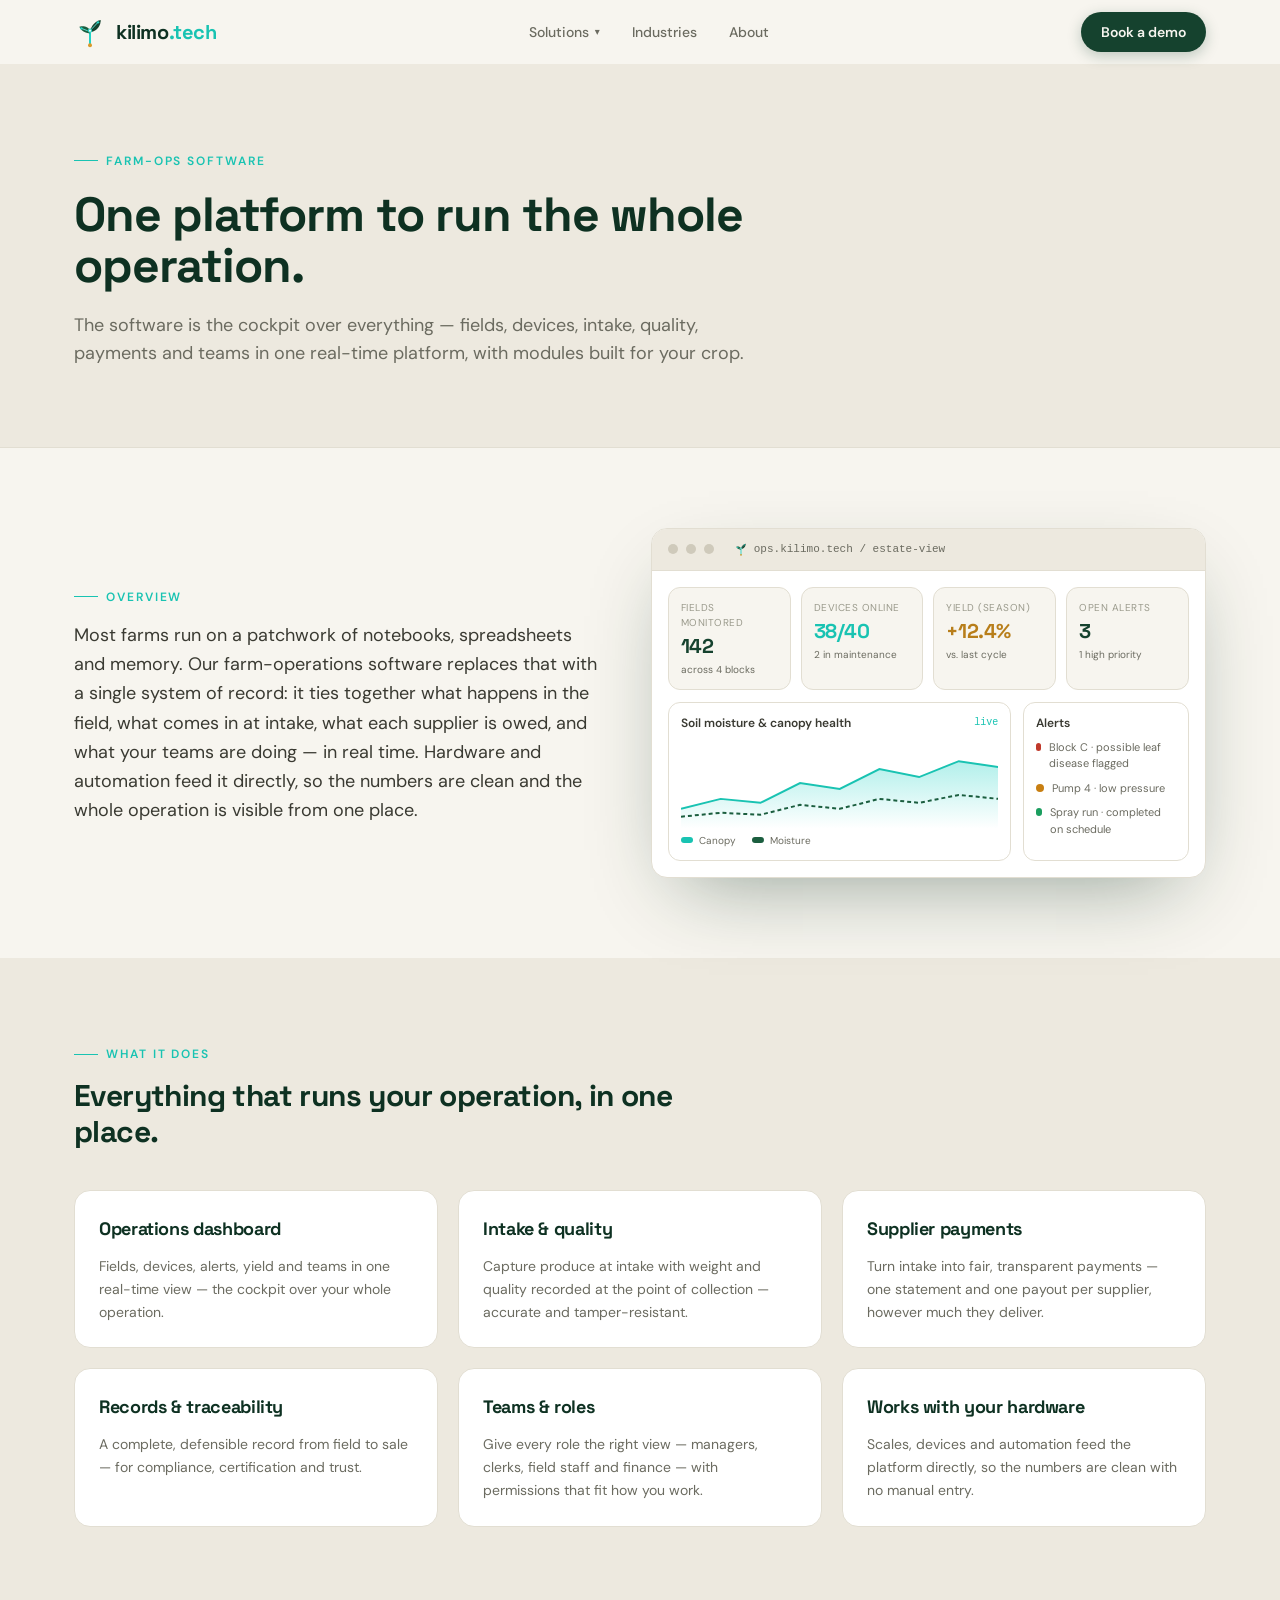
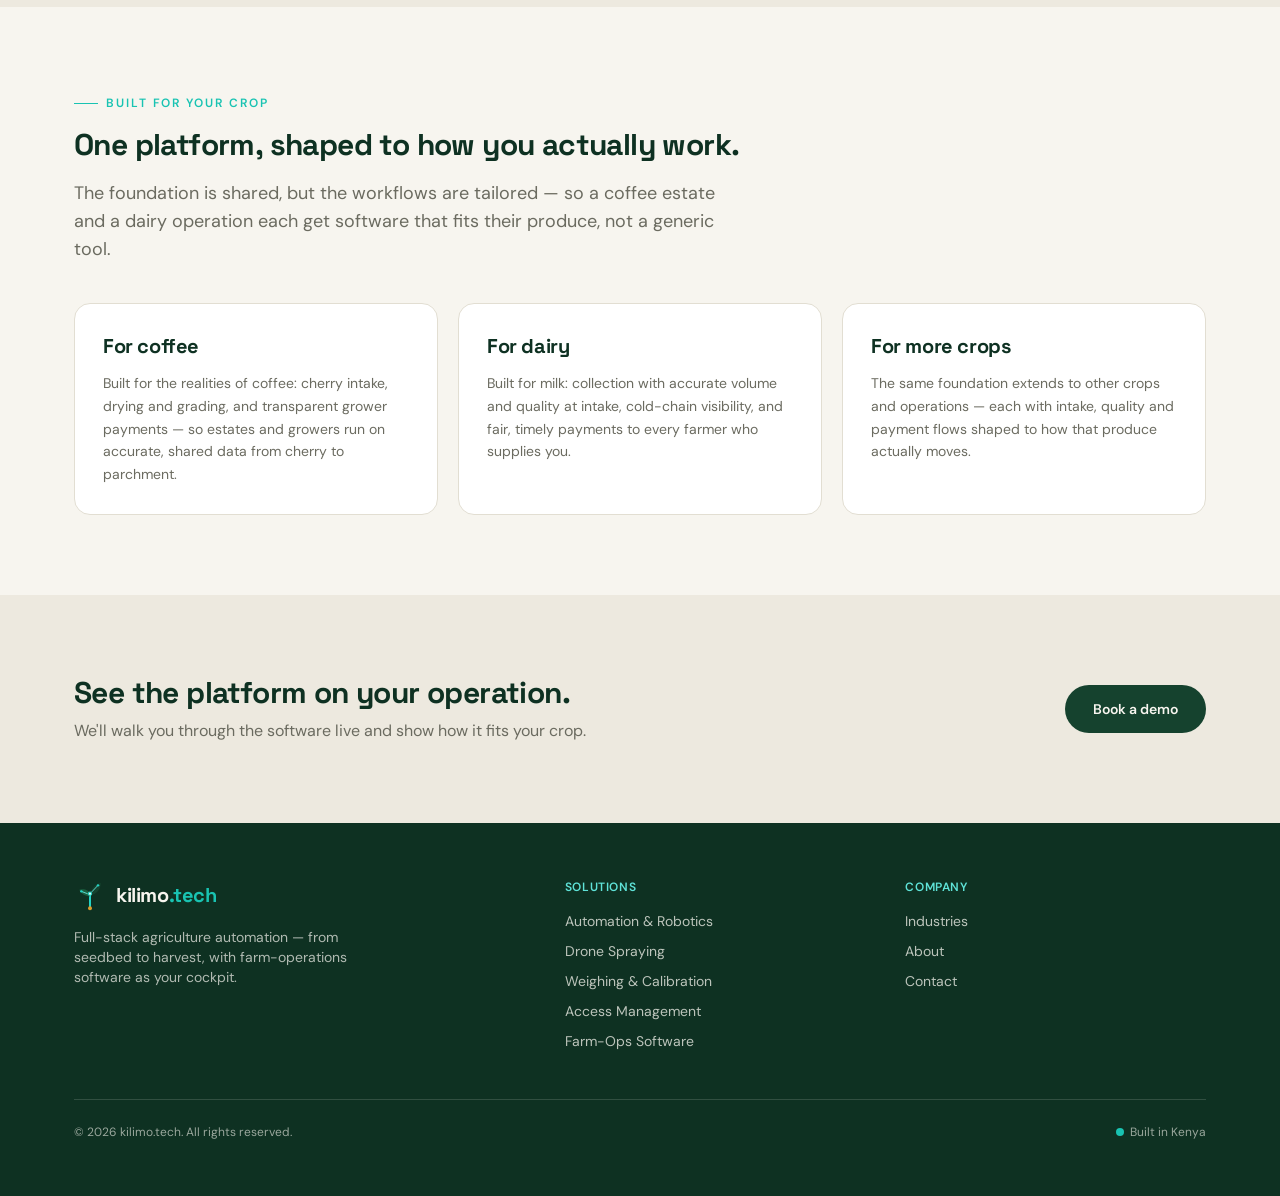
<file: farm-ops-software/index.html>
<!DOCTYPE html><!--zVk5OR0oorFvxSRVLIuim--><html lang="en"><head><meta charSet="utf-8"/><meta name="viewport" content="width=device-width, initial-scale=1"/><link rel="stylesheet" href="/_next/static/chunks/1ef7079df2634f81.css" data-precedence="next"/><link rel="preload" as="script" fetchPriority="low" href="/_next/static/chunks/b1abc3b510ab667c.js"/><script src="/_next/static/chunks/95d6a24accac1668.js" async=""></script><script src="/_next/static/chunks/bdf80382ac4b4a44.js" async=""></script><script src="/_next/static/chunks/4c62b6ad285720a2.js" async=""></script><script src="/_next/static/chunks/turbopack-2c376685431509b3.js" async=""></script><script src="/_next/static/chunks/ecebbdc770a5d8aa.js" async=""></script><script src="/_next/static/chunks/a23703b41b0c2e75.js" async=""></script><script src="/_next/static/chunks/87e65551c4eb5258.js" async=""></script><link rel="preload" href="https://fonts.googleapis.com/css2?family=DM+Sans:opsz,wght@9..40,400;9..40,500;9..40,600;9..40,700&amp;family=Space+Grotesk:wght@500;600;700&amp;display=swap" as="style"/><link rel="preconnect" href="https://fonts.googleapis.com"/><link rel="preconnect" href="https://fonts.gstatic.com" crossorigin=""/><meta name="theme-color" content="#15422E"/><title>Farm-Ops Software — kilimo.tech</title><meta name="description" content="One platform to run the whole operation — fields, devices, intake, quality, payments and teams — with modules built for your crop."/><meta name="author" content="kilimo.tech"/><meta name="keywords" content="agriculture automation,precision agriculture,farm operations software,crop monitoring,AI disease detection,agritech Africa,agritech Kenya,precision spraying,harvesting automation"/><meta name="robots" content="index, follow"/><meta property="og:title" content="kilimo.tech — Full-stack agriculture automation"/><meta property="og:description" content="From seedbed to harvest, plus farm-operations software in one stack. Built for African agriculture."/><meta property="og:url" content="https://kilimo.tech/"/><meta property="og:site_name" content="kilimo.tech"/><meta property="og:locale" content="en_US"/><meta property="og:image" content="https://kilimo.tech/og-image.png"/><meta property="og:image:width" content="1200"/><meta property="og:image:height" content="630"/><meta property="og:image:alt" content="kilimo.tech — full-stack agriculture automation"/><meta property="og:type" content="website"/><meta name="twitter:card" content="summary_large_image"/><meta name="twitter:title" content="kilimo.tech — Full-stack agriculture automation"/><meta name="twitter:description" content="From seedbed to harvest, plus farm-operations software in one stack. Built for African agriculture."/><meta name="twitter:image" content="https://kilimo.tech/og-image.png"/><link rel="icon" href="/favicon.svg" type="image/svg+xml"/><link rel="stylesheet" href="https://fonts.googleapis.com/css2?family=DM+Sans:opsz,wght@9..40,400;9..40,500;9..40,600;9..40,700&amp;family=Space+Grotesk:wght@500;600;700&amp;display=swap"/><script src="/_next/static/chunks/a6dad97d9634a72d.js" noModule=""></script></head><body class="font-sans antialiased min-h-screen flex flex-col bg-[var(--color-cream)] text-[var(--color-ink)]"><div hidden=""><!--$--><!--/$--></div><div id="top"></div><header class="sticky top-0 z-50 transition-all duration-300 bg-[var(--color-cream)]"><div class="shell flex items-center justify-between h-16"><a class="flex items-center gap-2.5" href="/"><svg class="h-8 w-8" viewBox="0 0 48 48" fill="none" xmlns="http://www.w3.org/2000/svg" aria-hidden="true"><path d="M24 44V22" stroke="var(--color-cyan-bright)" stroke-width="3" stroke-linecap="round"></path><circle cx="24" cy="44" r="3" fill="var(--color-amber)"></circle><path d="M24 26C24 26 12 26 8 16C8 16 20 12 24 22C24 22 24 24 24 26Z" fill="var(--color-forest-soft)"></path><path d="M11 18.5L20 22" stroke="var(--color-cyan-soft)" stroke-width="1.4" stroke-linecap="round"></path><path d="M24 22C24 22 28 8 40 6C40 6 41 20 26 24C26 24 24 24 24 22Z" fill="var(--color-forest)"></path><path d="M36 9.5L27 19" stroke="var(--color-cyan-soft)" stroke-width="1.4" stroke-linecap="round"></path><circle cx="11" cy="18.5" r="1.8" fill="var(--color-cyan-bright)"></circle><circle cx="36" cy="9.5" r="1.8" fill="var(--color-cyan-bright)"></circle><circle cx="24" cy="22" r="2.4" fill="var(--color-cream)" stroke="var(--color-cyan-bright)" stroke-width="1.6"></circle></svg><span class="font-display font-bold tracking-tight text-xl text-[var(--color-forest-deep)]">kilimo<span class="text-[var(--color-cyan)]">.tech</span></span></a><nav class="hidden md:flex items-center gap-8"><div class="relative"><button class="flex items-center gap-1.5 text-sm font-medium text-[var(--color-ink-soft)] hover:text-[var(--color-forest)] transition-colors">Solutions<span class="text-[10px]">▾</span></button></div><a class="text-sm font-medium text-[var(--color-ink-soft)] hover:text-[var(--color-forest)] transition-colors" href="/industries/">Industries</a><a class="text-sm font-medium text-[var(--color-ink-soft)] hover:text-[var(--color-forest)] transition-colors" href="/about/">About</a></nav><div class="flex items-center gap-3"><a class="hidden sm:inline-flex items-center rounded-full bg-[var(--color-forest)] px-5 py-2.5 text-sm font-semibold text-[var(--color-cream)] hover:bg-[var(--color-forest-soft)] transition-colors shadow-[0_4px_14px_rgba(21,66,46,0.25)]" href="/contact/">Book a demo</a><button aria-label="Toggle menu" class="md:hidden inline-flex h-10 w-10 items-center justify-center rounded-lg border border-[var(--color-edge-strong)] text-[var(--color-forest)]"><span class="text-lg">☰</span></button></div></div></header><main class="relative flex-1"><section class="border-b border-[var(--color-edge)] bg-[var(--color-cream-deep)]"><div class="shell py-16 lg:py-20"><div class="max-w-3xl"><span class="inline-flex items-center gap-2 text-xs font-semibold uppercase tracking-[0.16em] text-[var(--color-cyan)]"><span class="h-px w-6 bg-[var(--color-cyan)]"></span>Farm-Ops Software</span><h1 class="mt-5 font-display text-4xl font-bold leading-[1.07] text-[var(--color-forest-deep)] sm:text-5xl">One platform to run the whole operation.</h1><p class="mt-5 max-w-2xl text-lg text-[var(--color-ink-soft)]">The software is the cockpit over everything — fields, devices, intake, quality, payments and teams in one real-time platform, with modules built for your crop.</p></div></div></section><section class="py-16 lg:py-20"><div class="shell grid items-center gap-12 lg:grid-cols-[1fr_1.05fr]"><div><span class="inline-flex items-center gap-2 text-xs font-semibold uppercase tracking-[0.16em] text-[var(--color-cyan)]"><span class="h-px w-6 bg-[var(--color-cyan)]"></span>Overview</span><p class="mt-4 text-lg leading-relaxed text-[var(--color-ink)]">Most farms run on a patchwork of notebooks, spreadsheets and memory. Our farm-operations software replaces that with a single system of record: it ties together what happens in the field, what comes in at intake, what each supplier is owed, and what your teams are doing — in real time. Hardware and automation feed it directly, so the numbers are clean and the whole operation is visible from one place.</p></div><div class="rounded-2xl bg-[var(--color-paper)] shadow-[0_30px_80px_-30px_rgba(14,49,34,0.45)] border border-[var(--color-edge)] overflow-hidden"><div class="flex items-center gap-2 px-4 py-3 border-b border-[var(--color-edge)] bg-[var(--color-cream-deep)]"><span class="h-2.5 w-2.5 rounded-full bg-[var(--color-edge-strong)]"></span><span class="h-2.5 w-2.5 rounded-full bg-[var(--color-edge-strong)]"></span><span class="h-2.5 w-2.5 rounded-full bg-[var(--color-edge-strong)]"></span><div class="ml-3 flex items-center gap-1.5 text-[11px] text-[var(--color-ink-soft)] font-mono"><svg class="h-3.5 w-3.5" viewBox="0 0 48 48" fill="none" xmlns="http://www.w3.org/2000/svg" aria-hidden="true"><path d="M24 44V22" stroke="var(--color-cyan-bright)" stroke-width="3" stroke-linecap="round"></path><circle cx="24" cy="44" r="3" fill="var(--color-amber)"></circle><path d="M24 26C24 26 12 26 8 16C8 16 20 12 24 22C24 22 24 24 24 26Z" fill="var(--color-forest-soft)"></path><path d="M11 18.5L20 22" stroke="var(--color-cyan-soft)" stroke-width="1.4" stroke-linecap="round"></path><path d="M24 22C24 22 28 8 40 6C40 6 41 20 26 24C26 24 24 24 24 22Z" fill="var(--color-forest)"></path><path d="M36 9.5L27 19" stroke="var(--color-cyan-soft)" stroke-width="1.4" stroke-linecap="round"></path><circle cx="11" cy="18.5" r="1.8" fill="var(--color-cyan-bright)"></circle><circle cx="36" cy="9.5" r="1.8" fill="var(--color-cyan-bright)"></circle><circle cx="24" cy="22" r="2.4" fill="var(--color-cream)" stroke="var(--color-cyan-bright)" stroke-width="1.6"></circle></svg> ops.kilimo.tech / estate-view</div></div><div class="p-4"><div class="grid grid-cols-2 sm:grid-cols-4 gap-2.5"><div class="rounded-xl bg-[var(--color-cream)] p-3 border border-[var(--color-edge)]"><div class="text-[10px] uppercase tracking-wider text-[var(--color-ink-mute)]">Fields monitored</div><div class="font-display text-xl font-bold mt-0.5" style="color:var(--color-forest)">142</div><div class="text-[10px] text-[var(--color-ink-soft)] mt-0.5">across 4 blocks</div></div><div class="rounded-xl bg-[var(--color-cream)] p-3 border border-[var(--color-edge)]"><div class="text-[10px] uppercase tracking-wider text-[var(--color-ink-mute)]">Devices online</div><div class="font-display text-xl font-bold mt-0.5" style="color:var(--color-cyan)">38/40</div><div class="text-[10px] text-[var(--color-ink-soft)] mt-0.5">2 in maintenance</div></div><div class="rounded-xl bg-[var(--color-cream)] p-3 border border-[var(--color-edge)]"><div class="text-[10px] uppercase tracking-wider text-[var(--color-ink-mute)]">Yield (season)</div><div class="font-display text-xl font-bold mt-0.5" style="color:var(--color-amber-deep)">+12.4%</div><div class="text-[10px] text-[var(--color-ink-soft)] mt-0.5">vs. last cycle</div></div><div class="rounded-xl bg-[var(--color-cream)] p-3 border border-[var(--color-edge)]"><div class="text-[10px] uppercase tracking-wider text-[var(--color-ink-mute)]">Open alerts</div><div class="font-display text-xl font-bold mt-0.5" style="color:var(--color-forest)">3</div><div class="text-[10px] text-[var(--color-ink-soft)] mt-0.5">1 high priority</div></div></div><div class="grid grid-cols-1 lg:grid-cols-3 gap-3 mt-3"><div class="lg:col-span-2 rounded-xl border border-[var(--color-edge)] p-3"><div class="flex items-center justify-between mb-2"><span class="text-xs font-semibold text-[var(--color-ink)]">Soil moisture &amp; canopy health</span><span class="text-[10px] font-mono text-[var(--color-cyan)]">live</span></div><svg viewBox="0 0 320 90" class="w-full h-[90px]"><defs><linearGradient id="g1" x1="0" y1="0" x2="0" y2="1"><stop offset="0%" stop-color="var(--color-cyan-bright)" stop-opacity="0.35"></stop><stop offset="100%" stop-color="var(--color-cyan-bright)" stop-opacity="0"></stop></linearGradient></defs><path d="M0 70 L40 60 L80 64 L120 44 L160 50 L200 30 L240 38 L280 22 L320 28 L320 90 L0 90 Z" fill="url(#g1)"></path><path d="M0 70 L40 60 L80 64 L120 44 L160 50 L200 30 L240 38 L280 22 L320 28" fill="none" stroke="var(--color-cyan)" stroke-width="2"></path><path d="M0 78 L40 74 L80 76 L120 66 L160 70 L200 60 L240 64 L280 56 L320 60" fill="none" stroke="var(--color-forest-soft)" stroke-width="2" stroke-dasharray="4 3"></path></svg><div class="flex gap-4 mt-1"><span class="flex items-center gap-1.5 text-[10px] text-[var(--color-ink-soft)]"><span class="h-1.5 w-3 rounded-full bg-[var(--color-cyan)]"></span> Canopy</span><span class="flex items-center gap-1.5 text-[10px] text-[var(--color-ink-soft)]"><span class="h-1.5 w-3 rounded-full bg-[var(--color-forest-soft)]"></span> Moisture</span></div></div><div class="rounded-xl border border-[var(--color-edge)] p-3"><div class="text-xs font-semibold text-[var(--color-ink)] mb-2">Alerts</div><ul class="space-y-2"><li class="flex items-start gap-2"><span class="mt-1 h-2 w-2 rounded-full bg-[var(--color-negative)]"></span><span class="text-[11px] text-[var(--color-ink-soft)]">Block C · possible leaf disease flagged</span></li><li class="flex items-start gap-2"><span class="mt-1 h-2 w-2 rounded-full bg-[var(--color-warning)]"></span><span class="text-[11px] text-[var(--color-ink-soft)]">Pump 4 · low pressure</span></li><li class="flex items-start gap-2"><span class="mt-1 h-2 w-2 rounded-full bg-[var(--color-positive)]"></span><span class="text-[11px] text-[var(--color-ink-soft)]">Spray run · completed on schedule</span></li></ul></div></div></div></div></div></section><section class="bg-[var(--color-cream-deep)] py-16 lg:py-20"><div class="shell"><div class="max-w-2xl"><span class="inline-flex items-center gap-2 text-xs font-semibold uppercase tracking-[0.16em] text-[var(--color-cyan)]"><span class="h-px w-6 bg-[var(--color-cyan)]"></span>What it does</span><h2 class="mt-4 font-display text-3xl font-bold text-[var(--color-forest-deep)]">Everything that runs your operation, in one place.</h2></div><div class="mt-10 grid gap-5 sm:grid-cols-2 lg:grid-cols-3"><div class="rounded-2xl border border-[var(--color-edge)] bg-[var(--color-paper)] p-6 transition-all hover:border-[var(--color-cyan)] hover:shadow-[0_20px_50px_-30px_rgba(14,49,34,0.5)]"><h3 class="font-display text-lg font-bold text-[var(--color-forest-deep)]">Operations dashboard</h3><p class="mt-3 text-sm leading-relaxed text-[var(--color-ink-soft)]">Fields, devices, alerts, yield and teams in one real-time view — the cockpit over your whole operation.</p></div><div class="rounded-2xl border border-[var(--color-edge)] bg-[var(--color-paper)] p-6 transition-all hover:border-[var(--color-cyan)] hover:shadow-[0_20px_50px_-30px_rgba(14,49,34,0.5)]"><h3 class="font-display text-lg font-bold text-[var(--color-forest-deep)]">Intake &amp; quality</h3><p class="mt-3 text-sm leading-relaxed text-[var(--color-ink-soft)]">Capture produce at intake with weight and quality recorded at the point of collection — accurate and tamper-resistant.</p></div><div class="rounded-2xl border border-[var(--color-edge)] bg-[var(--color-paper)] p-6 transition-all hover:border-[var(--color-cyan)] hover:shadow-[0_20px_50px_-30px_rgba(14,49,34,0.5)]"><h3 class="font-display text-lg font-bold text-[var(--color-forest-deep)]">Supplier payments</h3><p class="mt-3 text-sm leading-relaxed text-[var(--color-ink-soft)]">Turn intake into fair, transparent payments — one statement and one payout per supplier, however much they deliver.</p></div><div class="rounded-2xl border border-[var(--color-edge)] bg-[var(--color-paper)] p-6 transition-all hover:border-[var(--color-cyan)] hover:shadow-[0_20px_50px_-30px_rgba(14,49,34,0.5)]"><h3 class="font-display text-lg font-bold text-[var(--color-forest-deep)]">Records &amp; traceability</h3><p class="mt-3 text-sm leading-relaxed text-[var(--color-ink-soft)]">A complete, defensible record from field to sale — for compliance, certification and trust.</p></div><div class="rounded-2xl border border-[var(--color-edge)] bg-[var(--color-paper)] p-6 transition-all hover:border-[var(--color-cyan)] hover:shadow-[0_20px_50px_-30px_rgba(14,49,34,0.5)]"><h3 class="font-display text-lg font-bold text-[var(--color-forest-deep)]">Teams &amp; roles</h3><p class="mt-3 text-sm leading-relaxed text-[var(--color-ink-soft)]">Give every role the right view — managers, clerks, field staff and finance — with permissions that fit how you work.</p></div><div class="rounded-2xl border border-[var(--color-edge)] bg-[var(--color-paper)] p-6 transition-all hover:border-[var(--color-cyan)] hover:shadow-[0_20px_50px_-30px_rgba(14,49,34,0.5)]"><h3 class="font-display text-lg font-bold text-[var(--color-forest-deep)]">Works with your hardware</h3><p class="mt-3 text-sm leading-relaxed text-[var(--color-ink-soft)]">Scales, devices and automation feed the platform directly, so the numbers are clean with no manual entry.</p></div></div></div></section><section class="py-16 lg:py-20"><div class="shell"><div class="max-w-2xl"><span class="inline-flex items-center gap-2 text-xs font-semibold uppercase tracking-[0.16em] text-[var(--color-cyan)]"><span class="h-px w-6 bg-[var(--color-cyan)]"></span>Built for your crop</span><h2 class="mt-4 font-display text-3xl font-bold text-[var(--color-forest-deep)]">One platform, shaped to how you actually work.</h2><p class="mt-4 text-lg text-[var(--color-ink-soft)]">The foundation is shared, but the workflows are tailored — so a coffee estate and a dairy operation each get software that fits their produce, not a generic tool.</p></div><div class="mt-10 grid gap-5 md:grid-cols-3"><div class="rounded-2xl border border-[var(--color-edge)] bg-[var(--color-paper)] p-7"><h3 class="font-display text-xl font-bold text-[var(--color-forest-deep)]">For coffee</h3><p class="mt-3 text-sm leading-relaxed text-[var(--color-ink-soft)]">Built for the realities of coffee: cherry intake, drying and grading, and transparent grower payments — so estates and growers run on accurate, shared data from cherry to parchment.</p></div><div class="rounded-2xl border border-[var(--color-edge)] bg-[var(--color-paper)] p-7"><h3 class="font-display text-xl font-bold text-[var(--color-forest-deep)]">For dairy</h3><p class="mt-3 text-sm leading-relaxed text-[var(--color-ink-soft)]">Built for milk: collection with accurate volume and quality at intake, cold-chain visibility, and fair, timely payments to every farmer who supplies you.</p></div><div class="rounded-2xl border border-[var(--color-edge)] bg-[var(--color-paper)] p-7"><h3 class="font-display text-xl font-bold text-[var(--color-forest-deep)]">For more crops</h3><p class="mt-3 text-sm leading-relaxed text-[var(--color-ink-soft)]">The same foundation extends to other crops and operations — each with intake, quality and payment flows shaped to how that produce actually moves.</p></div></div></div></section><section class="bg-[var(--color-cream-deep)] py-16 text-[var(--color-forest-deep)] lg:py-20"><div class="shell flex flex-col items-start justify-between gap-6 md:flex-row md:items-center"><div class="max-w-xl"><h2 class="font-display text-2xl font-bold sm:text-3xl">See the platform on your operation.</h2><p class="mt-2 text-[var(--color-ink-soft)]">We&#x27;ll walk you through the software live and show how it fits your crop.</p></div><a class="inline-flex shrink-0 items-center rounded-full bg-[var(--color-forest)] px-7 py-3.5 text-sm font-semibold text-[var(--color-cream)] hover:bg-[var(--color-forest-soft)] transition-colors" href="/contact/">Book a demo</a></div></section><!--$--><!--/$--></main><footer class="bg-[var(--color-forest-deep)] text-[var(--color-cream)]"><div class="shell py-14"><div class="grid gap-10 md:grid-cols-[1.5fr_1fr_1fr]"><div><a class="flex items-center gap-2.5" href="/"><svg class="h-8 w-8" viewBox="0 0 48 48" fill="none" xmlns="http://www.w3.org/2000/svg" aria-hidden="true"><path d="M24 44V22" stroke="var(--color-cyan-bright)" stroke-width="3" stroke-linecap="round"></path><circle cx="24" cy="44" r="3" fill="var(--color-amber)"></circle><path d="M24 26C24 26 12 26 8 16C8 16 20 12 24 22C24 22 24 24 24 26Z" fill="var(--color-forest-soft)"></path><path d="M11 18.5L20 22" stroke="var(--color-cyan-soft)" stroke-width="1.4" stroke-linecap="round"></path><path d="M24 22C24 22 28 8 40 6C40 6 41 20 26 24C26 24 24 24 24 22Z" fill="var(--color-forest)"></path><path d="M36 9.5L27 19" stroke="var(--color-cyan-soft)" stroke-width="1.4" stroke-linecap="round"></path><circle cx="11" cy="18.5" r="1.8" fill="var(--color-cyan-bright)"></circle><circle cx="36" cy="9.5" r="1.8" fill="var(--color-cyan-bright)"></circle><circle cx="24" cy="22" r="2.4" fill="var(--color-cream)" stroke="var(--color-cyan-bright)" stroke-width="1.6"></circle></svg><span class="font-display font-bold tracking-tight text-xl text-[var(--color-cream)]">kilimo<span class="text-[var(--color-cyan)]">.tech</span></span></a><p class="mt-4 max-w-xs text-sm text-[var(--color-cream)]/70">Full-stack agriculture automation — from seedbed to harvest, with farm-operations software as your cockpit.</p></div><div><h5 class="text-xs font-semibold uppercase tracking-wider text-[var(--color-cyan-soft)]">Solutions</h5><ul class="mt-4 space-y-2.5 text-sm text-[var(--color-cream)]/75"><li><a class="hover:text-[var(--color-cyan-bright)]" href="/automation-robotics/">Automation &amp; Robotics</a></li><li><a class="hover:text-[var(--color-cyan-bright)]" href="/drone-spraying/">Drone Spraying</a></li><li><a class="hover:text-[var(--color-cyan-bright)]" href="/weighing-calibration/">Weighing &amp; Calibration</a></li><li><a class="hover:text-[var(--color-cyan-bright)]" href="/access-management/">Access Management</a></li><li><a class="hover:text-[var(--color-cyan-bright)]" href="/farm-ops-software/">Farm-Ops Software</a></li></ul></div><div><h5 class="text-xs font-semibold uppercase tracking-wider text-[var(--color-cyan-soft)]">Company</h5><ul class="mt-4 space-y-2.5 text-sm text-[var(--color-cream)]/75"><li><a class="hover:text-[var(--color-cyan-bright)]" href="/industries/">Industries</a></li><li><a class="hover:text-[var(--color-cyan-bright)]" href="/about/">About</a></li><li><a class="hover:text-[var(--color-cyan-bright)]" href="/contact/">Contact</a></li></ul></div></div><div class="mt-12 flex flex-col gap-3 border-t border-[var(--color-cream)]/15 pt-6 sm:flex-row sm:items-center sm:justify-between"><p class="text-xs text-[var(--color-cream)]/60">© <!-- -->2026<!-- --> kilimo.tech. All rights reserved.</p><p class="flex items-center gap-1.5 text-xs text-[var(--color-cream)]/60"><span class="h-2 w-2 rounded-full bg-[var(--color-cyan)]"></span>Built in Kenya</p></div></div></footer><script src="/_next/static/chunks/b1abc3b510ab667c.js" id="_R_" async=""></script><script>(self.__next_f=self.__next_f||[]).push([0])</script><script>self.__next_f.push([1,"1:\"$Sreact.fragment\"\n2:I[2971,[\"/_next/static/chunks/ecebbdc770a5d8aa.js\"],\"Header\"]\n3:I[50746,[\"/_next/static/chunks/a23703b41b0c2e75.js\",\"/_next/static/chunks/87e65551c4eb5258.js\"],\"default\"]\n4:I[39806,[\"/_next/static/chunks/a23703b41b0c2e75.js\",\"/_next/static/chunks/87e65551c4eb5258.js\"],\"default\"]\n5:I[5737,[\"/_next/static/chunks/ecebbdc770a5d8aa.js\"],\"\"]\nc:I[98962,[\"/_next/static/chunks/a23703b41b0c2e75.js\",\"/_next/static/chunks/87e65551c4eb5258.js\"],\"default\"]\n:HL[\"/_next/static/chunks/1ef7079df2634f81.css\",\"style\"]\n:HL[\"https://fonts.googleapis.com/css2?family=DM+Sans:opsz,wght@9..40,400;9..40,500;9..40,600;9..40,700\u0026family=Space+Grotesk:wght@500;600;700\u0026display=swap\",\"style\"]\n"])</script><script>self.__next_f.push([1,"0:{\"P\":null,\"b\":\"zVk5OR0oorFvxSRVLIuim\",\"c\":[\"\",\"farm-ops-software\",\"\"],\"q\":\"\",\"i\":false,\"f\":[[[\"\",{\"children\":[\"farm-ops-software\",{\"children\":[\"__PAGE__\",{}]}]},\"$undefined\",\"$undefined\",true],[[\"$\",\"$1\",\"c\",{\"children\":[[[\"$\",\"link\",\"0\",{\"rel\":\"stylesheet\",\"href\":\"/_next/static/chunks/1ef7079df2634f81.css\",\"precedence\":\"next\",\"crossOrigin\":\"$undefined\",\"nonce\":\"$undefined\"}],[\"$\",\"script\",\"script-0\",{\"src\":\"/_next/static/chunks/ecebbdc770a5d8aa.js\",\"async\":true,\"nonce\":\"$undefined\"}]],[\"$\",\"html\",null,{\"lang\":\"en\",\"children\":[[\"$\",\"head\",null,{\"children\":[[\"$\",\"link\",null,{\"rel\":\"preconnect\",\"href\":\"https://fonts.googleapis.com\"}],[\"$\",\"link\",null,{\"rel\":\"preconnect\",\"href\":\"https://fonts.gstatic.com\",\"crossOrigin\":\"\"}],[\"$\",\"link\",null,{\"rel\":\"stylesheet\",\"href\":\"https://fonts.googleapis.com/css2?family=DM+Sans:opsz,wght@9..40,400;9..40,500;9..40,600;9..40,700\u0026family=Space+Grotesk:wght@500;600;700\u0026display=swap\"}]]}],[\"$\",\"body\",null,{\"className\":\"font-sans antialiased min-h-screen flex flex-col bg-[var(--color-cream)] text-[var(--color-ink)]\",\"children\":[[\"$\",\"div\",null,{\"id\":\"top\"}],[\"$\",\"$L2\",null,{}],[\"$\",\"main\",null,{\"className\":\"relative flex-1\",\"children\":[\"$\",\"$L3\",null,{\"parallelRouterKey\":\"children\",\"error\":\"$undefined\",\"errorStyles\":\"$undefined\",\"errorScripts\":\"$undefined\",\"template\":[\"$\",\"$L4\",null,{}],\"templateStyles\":\"$undefined\",\"templateScripts\":\"$undefined\",\"notFound\":[[[\"$\",\"title\",null,{\"children\":\"404: This page could not be found.\"}],[\"$\",\"div\",null,{\"style\":{\"fontFamily\":\"system-ui,\\\"Segoe UI\\\",Roboto,Helvetica,Arial,sans-serif,\\\"Apple Color Emoji\\\",\\\"Segoe UI Emoji\\\"\",\"height\":\"100vh\",\"textAlign\":\"center\",\"display\":\"flex\",\"flexDirection\":\"column\",\"alignItems\":\"center\",\"justifyContent\":\"center\"},\"children\":[\"$\",\"div\",null,{\"children\":[[\"$\",\"style\",null,{\"dangerouslySetInnerHTML\":{\"__html\":\"body{color:#000;background:#fff;margin:0}.next-error-h1{border-right:1px solid rgba(0,0,0,.3)}@media (prefers-color-scheme:dark){body{color:#fff;background:#000}.next-error-h1{border-right:1px solid rgba(255,255,255,.3)}}\"}}],[\"$\",\"h1\",null,{\"className\":\"next-error-h1\",\"style\":{\"display\":\"inline-block\",\"margin\":\"0 20px 0 0\",\"padding\":\"0 23px 0 0\",\"fontSize\":24,\"fontWeight\":500,\"verticalAlign\":\"top\",\"lineHeight\":\"49px\"},\"children\":404}],[\"$\",\"div\",null,{\"style\":{\"display\":\"inline-block\"},\"children\":[\"$\",\"h2\",null,{\"style\":{\"fontSize\":14,\"fontWeight\":400,\"lineHeight\":\"49px\",\"margin\":0},\"children\":\"This page could not be found.\"}]}]]}]}]],[]],\"forbidden\":\"$undefined\",\"unauthorized\":\"$undefined\"}]}],[\"$\",\"footer\",null,{\"className\":\"bg-[var(--color-forest-deep)] text-[var(--color-cream)]\",\"children\":[\"$\",\"div\",null,{\"className\":\"shell py-14\",\"children\":[[\"$\",\"div\",null,{\"className\":\"grid gap-10 md:grid-cols-[1.5fr_1fr_1fr]\",\"children\":[[\"$\",\"div\",null,{\"children\":[[\"$\",\"$L5\",null,{\"href\":\"/\",\"className\":\"flex items-center gap-2.5\",\"children\":[[\"$\",\"svg\",null,{\"className\":\"h-8 w-8\",\"viewBox\":\"0 0 48 48\",\"fill\":\"none\",\"xmlns\":\"http://www.w3.org/2000/svg\",\"aria-hidden\":\"true\",\"children\":[[\"$\",\"path\",null,{\"d\":\"M24 44V22\",\"stroke\":\"var(--color-cyan-bright)\",\"strokeWidth\":\"3\",\"strokeLinecap\":\"round\"}],[\"$\",\"circle\",null,{\"cx\":\"24\",\"cy\":\"44\",\"r\":\"3\",\"fill\":\"var(--color-amber)\"}],[\"$\",\"path\",null,{\"d\":\"M24 26C24 26 12 26 8 16C8 16 20 12 24 22C24 22 24 24 24 26Z\",\"fill\":\"var(--color-forest-soft)\"}],[\"$\",\"path\",null,{\"d\":\"M11 18.5L20 22\",\"stroke\":\"var(--color-cyan-soft)\",\"strokeWidth\":\"1.4\",\"strokeLinecap\":\"round\"}],[\"$\",\"path\",null,{\"d\":\"M24 22C24 22 28 8 40 6C40 6 41 20 26 24C26 24 24 24 24 22Z\",\"fill\":\"var(--color-forest)\"}],[\"$\",\"path\",null,{\"d\":\"M36 9.5L27 19\",\"stroke\":\"var(--color-cyan-soft)\",\"strokeWidth\":\"1.4\",\"strokeLinecap\":\"round\"}],[\"$\",\"circle\",null,{\"cx\":\"11\",\"cy\":\"18.5\",\"r\":\"1.8\",\"fill\":\"var(--color-cyan-bright)\"}],[\"$\",\"circle\",null,{\"cx\":\"36\",\"cy\":\"9.5\",\"r\":\"1.8\",\"fill\":\"var(--color-cyan-bright)\"}],[\"$\",\"circle\",null,{\"cx\":\"24\",\"cy\":\"22\",\"r\":\"2.4\",\"fill\":\"var(--color-cream)\",\"stroke\":\"var(--color-cyan-bright)\",\"strokeWidth\":\"1.6\"}]]}],[\"$\",\"span\",null,{\"className\":\"font-display font-bold tracking-tight text-xl text-[var(--color-cream)]\",\"children\":[\"kilimo\",[\"$\",\"span\",null,{\"className\":\"text-[var(--color-cyan)]\",\"children\":\".tech\"}]]}]]}],[\"$\",\"p\",null,{\"className\":\"mt-4 max-w-xs text-sm text-[var(--color-cream)]/70\",\"children\":\"Full-stack agriculture automation — from seedbed to harvest, with farm-operations software as your cockpit.\"}]]}],[\"$\",\"div\",null,{\"children\":[[\"$\",\"h5\",null,{\"className\":\"text-xs font-semibold uppercase tracking-wider text-[var(--color-cyan-soft)]\",\"children\":\"Solutions\"}],\"$L6\"]}],\"$L7\"]}],\"$L8\"]}]}]]}]]}]]}],{\"children\":[\"$L9\",{\"children\":[\"$La\",{},null,false,false]},null,false,false]},null,false,false],\"$Lb\",false]],\"m\":\"$undefined\",\"G\":[\"$c\",[]],\"S\":true}\n"])</script><script>self.__next_f.push([1,"17:I[98735,[\"/_next/static/chunks/a23703b41b0c2e75.js\",\"/_next/static/chunks/87e65551c4eb5258.js\"],\"ViewportBoundary\"]\n19:I[98735,[\"/_next/static/chunks/a23703b41b0c2e75.js\",\"/_next/static/chunks/87e65551c4eb5258.js\"],\"MetadataBoundary\"]\n1a:\"$Sreact.suspense\"\n6:[\"$\",\"ul\",null,{\"className\":\"mt-4 space-y-2.5 text-sm text-[var(--color-cream)]/75\",\"children\":[[\"$\",\"li\",\"/automation-robotics\",{\"children\":[\"$\",\"$L5\",null,{\"href\":\"/automation-robotics\",\"className\":\"hover:text-[var(--color-cyan-bright)]\",\"children\":\"Automation \u0026 Robotics\"}]}],[\"$\",\"li\",\"/drone-spraying\",{\"children\":[\"$\",\"$L5\",null,{\"href\":\"/drone-spraying\",\"className\":\"hover:text-[var(--color-cyan-bright)]\",\"children\":\"Drone Spraying\"}]}],[\"$\",\"li\",\"/weighing-calibration\",{\"children\":[\"$\",\"$L5\",null,{\"href\":\"/weighing-calibration\",\"className\":\"hover:text-[var(--color-cyan-bright)]\",\"children\":\"Weighing \u0026 Calibration\"}]}],[\"$\",\"li\",\"/access-management\",{\"children\":[\"$\",\"$L5\",null,{\"href\":\"/access-management\",\"className\":\"hover:text-[var(--color-cyan-bright)]\",\"children\":\"Access Management\"}]}],[\"$\",\"li\",\"/farm-ops-software\",{\"children\":[\"$\",\"$L5\",null,{\"href\":\"/farm-ops-software\",\"className\":\"hover:text-[var(--color-cyan-bright)]\",\"children\":\"Farm-Ops Software\"}]}]]}]\n7:[\"$\",\"div\",null,{\"children\":[[\"$\",\"h5\",null,{\"className\":\"text-xs font-semibold uppercase tracking-wider text-[var(--color-cyan-soft)]\",\"children\":\"Company\"}],[\"$\",\"ul\",null,{\"className\":\"mt-4 space-y-2.5 text-sm text-[var(--color-cream)]/75\",\"children\":[[\"$\",\"li\",\"/industries\",{\"children\":[\"$\",\"$L5\",null,{\"href\":\"/industries\",\"className\":\"hover:text-[var(--color-cyan-bright)]\",\"children\":\"Industries\"}]}],[\"$\",\"li\",\"/about\",{\"children\":[\"$\",\"$L5\",null,{\"href\":\"/about\",\"className\":\"hover:text-[var(--color-cyan-bright)]\",\"children\":\"About\"}]}],[\"$\",\"li\",\"/contact\",{\"children\":[\"$\",\"$L5\",null,{\"href\":\"/contact\",\"className\":\"hover:text-[var(--color-cyan-bright)]\",\"children\":\"Contact\"}]}]]}]]}]\n8:[\"$\",\"div\",null,{\"className\":\"mt-12 flex flex-col gap-3 border-t border-[var(--color-cream)]/15 pt-6 sm:flex-row sm:items-center sm:justify-between\",\"children\":[[\"$\",\"p\",null,{\"className\":\"text-xs text-[var(--color-cream)]/60\",\"children\":[\"© \",2026,\" kilimo.tech. All rights reserved.\"]}],[\"$\",\"p\",null,{\"className\":\"flex items-center gap-1.5 text-xs text-[var(--color-cream)]/60\",\"children\":[[\"$\",\"span\",null,{\"className\":\"h-2 w-2 rounded-full bg-[var(--color-cyan)]\"}],\"Built in Kenya\"]}]]}]\n9:[\"$\",\"$1\",\"c\",{\"children\":[null,[\"$\",\"$L3\",null,{\"parallelRouterKey\":\"children\",\"error\":\"$undefined\",\"errorStyles\":\"$undefined\",\"errorScripts\":\"$undefined\",\"template\":[\"$\",\"$L4\",null,{}],\"templateStyles\":\"$undefined\",\"templateScripts\":\"$undefined\",\"notFound\":\"$undefined\",\"forbidden\":\"$undefined\",\"unauthorized\":\"$undefined\"}]]}]\n"])</script><script>self.__next_f.push([1,"a:[\"$\",\"$1\",\"c\",{\"children\":[[[\"$\",\"section\",null,{\"className\":\"border-b border-[var(--color-edge)] bg-[var(--color-cream-deep)]\",\"children\":[\"$\",\"div\",null,{\"className\":\"shell py-16 lg:py-20\",\"children\":[\"$\",\"div\",null,{\"className\":\"max-w-3xl\",\"children\":[[\"$\",\"span\",null,{\"className\":\"inline-flex items-center gap-2 text-xs font-semibold uppercase tracking-[0.16em] text-[var(--color-cyan)]\",\"children\":[[\"$\",\"span\",null,{\"className\":\"h-px w-6 bg-[var(--color-cyan)]\"}],\"Farm-Ops Software\"]}],[\"$\",\"h1\",null,{\"className\":\"mt-5 font-display text-4xl font-bold leading-[1.07] text-[var(--color-forest-deep)] sm:text-5xl\",\"children\":\"One platform to run the whole operation.\"}],[\"$\",\"p\",null,{\"className\":\"mt-5 max-w-2xl text-lg text-[var(--color-ink-soft)]\",\"children\":\"The software is the cockpit over everything — fields, devices, intake, quality, payments and teams in one real-time platform, with modules built for your crop.\"}]]}]}]}],[\"$\",\"section\",null,{\"className\":\"py-16 lg:py-20\",\"children\":[\"$\",\"div\",null,{\"className\":\"shell grid items-center gap-12 lg:grid-cols-[1fr_1.05fr]\",\"children\":[[\"$\",\"div\",null,{\"children\":[[\"$\",\"span\",null,{\"className\":\"inline-flex items-center gap-2 text-xs font-semibold uppercase tracking-[0.16em] text-[var(--color-cyan)]\",\"children\":[[\"$\",\"span\",null,{\"className\":\"h-px w-6 bg-[var(--color-cyan)]\"}],\"Overview\"]}],[\"$\",\"p\",null,{\"className\":\"mt-4 text-lg leading-relaxed text-[var(--color-ink)]\",\"children\":\"Most farms run on a patchwork of notebooks, spreadsheets and memory. Our farm-operations software replaces that with a single system of record: it ties together what happens in the field, what comes in at intake, what each supplier is owed, and what your teams are doing — in real time. Hardware and automation feed it directly, so the numbers are clean and the whole operation is visible from one place.\"}]]}],[\"$\",\"div\",null,{\"className\":\"rounded-2xl bg-[var(--color-paper)] shadow-[0_30px_80px_-30px_rgba(14,49,34,0.45)] border border-[var(--color-edge)] overflow-hidden\",\"children\":[[\"$\",\"div\",null,{\"className\":\"flex items-center gap-2 px-4 py-3 border-b border-[var(--color-edge)] bg-[var(--color-cream-deep)]\",\"children\":[[\"$\",\"span\",null,{\"className\":\"h-2.5 w-2.5 rounded-full bg-[var(--color-edge-strong)]\"}],[\"$\",\"span\",null,{\"className\":\"h-2.5 w-2.5 rounded-full bg-[var(--color-edge-strong)]\"}],[\"$\",\"span\",null,{\"className\":\"h-2.5 w-2.5 rounded-full bg-[var(--color-edge-strong)]\"}],[\"$\",\"div\",null,{\"className\":\"ml-3 flex items-center gap-1.5 text-[11px] text-[var(--color-ink-soft)] font-mono\",\"children\":[[\"$\",\"svg\",null,{\"className\":\"h-3.5 w-3.5\",\"viewBox\":\"0 0 48 48\",\"fill\":\"none\",\"xmlns\":\"http://www.w3.org/2000/svg\",\"aria-hidden\":\"true\",\"children\":[[\"$\",\"path\",null,{\"d\":\"M24 44V22\",\"stroke\":\"var(--color-cyan-bright)\",\"strokeWidth\":\"3\",\"strokeLinecap\":\"round\"}],[\"$\",\"circle\",null,{\"cx\":\"24\",\"cy\":\"44\",\"r\":\"3\",\"fill\":\"var(--color-amber)\"}],[\"$\",\"path\",null,{\"d\":\"M24 26C24 26 12 26 8 16C8 16 20 12 24 22C24 22 24 24 24 26Z\",\"fill\":\"var(--color-forest-soft)\"}],[\"$\",\"path\",null,{\"d\":\"M11 18.5L20 22\",\"stroke\":\"var(--color-cyan-soft)\",\"strokeWidth\":\"1.4\",\"strokeLinecap\":\"round\"}],[\"$\",\"path\",null,{\"d\":\"M24 22C24 22 28 8 40 6C40 6 41 20 26 24C26 24 24 24 24 22Z\",\"fill\":\"var(--color-forest)\"}],[\"$\",\"path\",null,{\"d\":\"M36 9.5L27 19\",\"stroke\":\"var(--color-cyan-soft)\",\"strokeWidth\":\"1.4\",\"strokeLinecap\":\"round\"}],[\"$\",\"circle\",null,{\"cx\":\"11\",\"cy\":\"18.5\",\"r\":\"1.8\",\"fill\":\"var(--color-cyan-bright)\"}],[\"$\",\"circle\",null,{\"cx\":\"36\",\"cy\":\"9.5\",\"r\":\"1.8\",\"fill\":\"var(--color-cyan-bright)\"}],[\"$\",\"circle\",null,{\"cx\":\"24\",\"cy\":\"22\",\"r\":\"2.4\",\"fill\":\"var(--color-cream)\",\"stroke\":\"var(--color-cyan-bright)\",\"strokeWidth\":\"1.6\"}]]}],\" ops.kilimo.tech / estate-view\"]}]]}],[\"$\",\"div\",null,{\"className\":\"p-4\",\"children\":[[\"$\",\"div\",null,{\"className\":\"grid grid-cols-2 sm:grid-cols-4 gap-2.5\",\"children\":[[\"$\",\"div\",null,{\"className\":\"rounded-xl bg-[var(--color-cream)] p-3 border border-[var(--color-edge)]\",\"children\":[[\"$\",\"div\",null,{\"className\":\"text-[10px] uppercase tracking-wider text-[var(--color-ink-mute)]\",\"children\":\"Fields monitored\"}],\"$Ld\",\"$Le\"]}],\"$Lf\",\"$L10\",\"$L11\"]}],\"$L12\"]}]]}]]}]}],\"$L13\",\"$L14\",\"$L15\"],null,\"$L16\"]}]\n"])</script><script>self.__next_f.push([1,"b:[\"$\",\"$1\",\"h\",{\"children\":[null,[\"$\",\"$L17\",null,{\"children\":\"$@18\"}],[\"$\",\"div\",null,{\"hidden\":true,\"children\":[\"$\",\"$L19\",null,{\"children\":[\"$\",\"$1a\",null,{\"name\":\"Next.Metadata\",\"children\":\"$@1b\"}]}]}],null]}]\n"])</script><script>self.__next_f.push([1,"1e:I[98735,[\"/_next/static/chunks/a23703b41b0c2e75.js\",\"/_next/static/chunks/87e65551c4eb5258.js\"],\"OutletBoundary\"]\nd:[\"$\",\"div\",null,{\"className\":\"font-display text-xl font-bold mt-0.5\",\"style\":{\"color\":\"var(--color-forest)\"},\"children\":\"142\"}]\ne:[\"$\",\"div\",null,{\"className\":\"text-[10px] text-[var(--color-ink-soft)] mt-0.5\",\"children\":\"across 4 blocks\"}]\nf:[\"$\",\"div\",null,{\"className\":\"rounded-xl bg-[var(--color-cream)] p-3 border border-[var(--color-edge)]\",\"children\":[[\"$\",\"div\",null,{\"className\":\"text-[10px] uppercase tracking-wider text-[var(--color-ink-mute)]\",\"children\":\"Devices online\"}],[\"$\",\"div\",null,{\"className\":\"font-display text-xl font-bold mt-0.5\",\"style\":{\"color\":\"var(--color-cyan)\"},\"children\":\"38/40\"}],[\"$\",\"div\",null,{\"className\":\"text-[10px] text-[var(--color-ink-soft)] mt-0.5\",\"children\":\"2 in maintenance\"}]]}]\n10:[\"$\",\"div\",null,{\"className\":\"rounded-xl bg-[var(--color-cream)] p-3 border border-[var(--color-edge)]\",\"children\":[[\"$\",\"div\",null,{\"className\":\"text-[10px] uppercase tracking-wider text-[var(--color-ink-mute)]\",\"children\":\"Yield (season)\"}],[\"$\",\"div\",null,{\"className\":\"font-display text-xl font-bold mt-0.5\",\"style\":{\"color\":\"var(--color-amber-deep)\"},\"children\":\"+12.4%\"}],[\"$\",\"div\",null,{\"className\":\"text-[10px] text-[var(--color-ink-soft)] mt-0.5\",\"children\":\"vs. last cycle\"}]]}]\n11:[\"$\",\"div\",null,{\"className\":\"rounded-xl bg-[var(--color-cream)] p-3 border border-[var(--color-edge)]\",\"children\":[[\"$\",\"div\",null,{\"className\":\"text-[10px] uppercase tracking-wider text-[var(--color-ink-mute)]\",\"children\":\"Open alerts\"}],[\"$\",\"div\",null,{\"className\":\"font-display text-xl font-bold mt-0.5\",\"style\":{\"color\":\"var(--color-forest)\"},\"children\":\"3\"}],[\"$\",\"div\",null,{\"className\":\"text-[10px] text-[var(--color-ink-soft)] mt-0.5\",\"children\":\"1 high priority\"}]]}]\n"])</script><script>self.__next_f.push([1,"12:[\"$\",\"div\",null,{\"className\":\"grid grid-cols-1 lg:grid-cols-3 gap-3 mt-3\",\"children\":[[\"$\",\"div\",null,{\"className\":\"lg:col-span-2 rounded-xl border border-[var(--color-edge)] p-3\",\"children\":[[\"$\",\"div\",null,{\"className\":\"flex items-center justify-between mb-2\",\"children\":[[\"$\",\"span\",null,{\"className\":\"text-xs font-semibold text-[var(--color-ink)]\",\"children\":\"Soil moisture \u0026 canopy health\"}],[\"$\",\"span\",null,{\"className\":\"text-[10px] font-mono text-[var(--color-cyan)]\",\"children\":\"live\"}]]}],[\"$\",\"svg\",null,{\"viewBox\":\"0 0 320 90\",\"className\":\"w-full h-[90px]\",\"children\":[[\"$\",\"defs\",null,{\"children\":[\"$\",\"linearGradient\",null,{\"id\":\"g1\",\"x1\":\"0\",\"y1\":\"0\",\"x2\":\"0\",\"y2\":\"1\",\"children\":[[\"$\",\"stop\",null,{\"offset\":\"0%\",\"stopColor\":\"var(--color-cyan-bright)\",\"stopOpacity\":\"0.35\"}],[\"$\",\"stop\",null,{\"offset\":\"100%\",\"stopColor\":\"var(--color-cyan-bright)\",\"stopOpacity\":\"0\"}]]}]}],[\"$\",\"path\",null,{\"d\":\"M0 70 L40 60 L80 64 L120 44 L160 50 L200 30 L240 38 L280 22 L320 28 L320 90 L0 90 Z\",\"fill\":\"url(#g1)\"}],[\"$\",\"path\",null,{\"d\":\"M0 70 L40 60 L80 64 L120 44 L160 50 L200 30 L240 38 L280 22 L320 28\",\"fill\":\"none\",\"stroke\":\"var(--color-cyan)\",\"strokeWidth\":\"2\"}],[\"$\",\"path\",null,{\"d\":\"M0 78 L40 74 L80 76 L120 66 L160 70 L200 60 L240 64 L280 56 L320 60\",\"fill\":\"none\",\"stroke\":\"var(--color-forest-soft)\",\"strokeWidth\":\"2\",\"strokeDasharray\":\"4 3\"}]]}],[\"$\",\"div\",null,{\"className\":\"flex gap-4 mt-1\",\"children\":[[\"$\",\"span\",null,{\"className\":\"flex items-center gap-1.5 text-[10px] text-[var(--color-ink-soft)]\",\"children\":[[\"$\",\"span\",null,{\"className\":\"h-1.5 w-3 rounded-full bg-[var(--color-cyan)]\"}],\" Canopy\"]}],[\"$\",\"span\",null,{\"className\":\"flex items-center gap-1.5 text-[10px] text-[var(--color-ink-soft)]\",\"children\":[[\"$\",\"span\",null,{\"className\":\"h-1.5 w-3 rounded-full bg-[var(--color-forest-soft)]\"}],\" Moisture\"]}]]}]]}],[\"$\",\"div\",null,{\"className\":\"rounded-xl border border-[var(--color-edge)] p-3\",\"children\":[[\"$\",\"div\",null,{\"className\":\"text-xs font-semibold text-[var(--color-ink)] mb-2\",\"children\":\"Alerts\"}],[\"$\",\"ul\",null,{\"className\":\"space-y-2\",\"children\":[[\"$\",\"li\",null,{\"className\":\"flex items-start gap-2\",\"children\":[[\"$\",\"span\",null,{\"className\":\"mt-1 h-2 w-2 rounded-full bg-[var(--color-negative)]\"}],[\"$\",\"span\",null,{\"className\":\"text-[11px] text-[var(--color-ink-soft)]\",\"children\":\"Block C · possible leaf disease flagged\"}]]}],[\"$\",\"li\",null,{\"className\":\"flex items-start gap-2\",\"children\":[[\"$\",\"span\",null,{\"className\":\"mt-1 h-2 w-2 rounded-full bg-[var(--color-warning)]\"}],[\"$\",\"span\",null,{\"className\":\"text-[11px] text-[var(--color-ink-soft)]\",\"children\":\"Pump 4 · low pressure\"}]]}],[\"$\",\"li\",null,{\"className\":\"flex items-start gap-2\",\"children\":[[\"$\",\"span\",null,{\"className\":\"mt-1 h-2 w-2 rounded-full bg-[var(--color-positive)]\"}],[\"$\",\"span\",null,{\"className\":\"text-[11px] text-[var(--color-ink-soft)]\",\"children\":\"Spray run · completed on schedule\"}]]}]]}]]}]]}]\n"])</script><script>self.__next_f.push([1,"13:[\"$\",\"section\",null,{\"className\":\"bg-[var(--color-cream-deep)] py-16 lg:py-20\",\"children\":[\"$\",\"div\",null,{\"className\":\"shell\",\"children\":[[\"$\",\"div\",null,{\"className\":\"max-w-2xl\",\"children\":[[\"$\",\"span\",null,{\"className\":\"inline-flex items-center gap-2 text-xs font-semibold uppercase tracking-[0.16em] text-[var(--color-cyan)]\",\"children\":[[\"$\",\"span\",null,{\"className\":\"h-px w-6 bg-[var(--color-cyan)]\"}],\"What it does\"]}],[\"$\",\"h2\",null,{\"className\":\"mt-4 font-display text-3xl font-bold text-[var(--color-forest-deep)]\",\"children\":\"Everything that runs your operation, in one place.\"}]]}],[\"$\",\"div\",null,{\"className\":\"mt-10 grid gap-5 sm:grid-cols-2 lg:grid-cols-3\",\"children\":[[\"$\",\"div\",\"Operations dashboard\",{\"className\":\"rounded-2xl border border-[var(--color-edge)] bg-[var(--color-paper)] p-6 transition-all hover:border-[var(--color-cyan)] hover:shadow-[0_20px_50px_-30px_rgba(14,49,34,0.5)]\",\"children\":[[\"$\",\"h3\",null,{\"className\":\"font-display text-lg font-bold text-[var(--color-forest-deep)]\",\"children\":\"Operations dashboard\"}],[\"$\",\"p\",null,{\"className\":\"mt-3 text-sm leading-relaxed text-[var(--color-ink-soft)]\",\"children\":\"Fields, devices, alerts, yield and teams in one real-time view — the cockpit over your whole operation.\"}]]}],[\"$\",\"div\",\"Intake \u0026 quality\",{\"className\":\"rounded-2xl border border-[var(--color-edge)] bg-[var(--color-paper)] p-6 transition-all hover:border-[var(--color-cyan)] hover:shadow-[0_20px_50px_-30px_rgba(14,49,34,0.5)]\",\"children\":[[\"$\",\"h3\",null,{\"className\":\"font-display text-lg font-bold text-[var(--color-forest-deep)]\",\"children\":\"Intake \u0026 quality\"}],[\"$\",\"p\",null,{\"className\":\"mt-3 text-sm leading-relaxed text-[var(--color-ink-soft)]\",\"children\":\"Capture produce at intake with weight and quality recorded at the point of collection — accurate and tamper-resistant.\"}]]}],[\"$\",\"div\",\"Supplier payments\",{\"className\":\"rounded-2xl border border-[var(--color-edge)] bg-[var(--color-paper)] p-6 transition-all hover:border-[var(--color-cyan)] hover:shadow-[0_20px_50px_-30px_rgba(14,49,34,0.5)]\",\"children\":[[\"$\",\"h3\",null,{\"className\":\"font-display text-lg font-bold text-[var(--color-forest-deep)]\",\"children\":\"Supplier payments\"}],[\"$\",\"p\",null,{\"className\":\"mt-3 text-sm leading-relaxed text-[var(--color-ink-soft)]\",\"children\":\"Turn intake into fair, transparent payments — one statement and one payout per supplier, however much they deliver.\"}]]}],[\"$\",\"div\",\"Records \u0026 traceability\",{\"className\":\"rounded-2xl border border-[var(--color-edge)] bg-[var(--color-paper)] p-6 transition-all hover:border-[var(--color-cyan)] hover:shadow-[0_20px_50px_-30px_rgba(14,49,34,0.5)]\",\"children\":[[\"$\",\"h3\",null,{\"className\":\"font-display text-lg font-bold text-[var(--color-forest-deep)]\",\"children\":\"Records \u0026 traceability\"}],[\"$\",\"p\",null,{\"className\":\"mt-3 text-sm leading-relaxed text-[var(--color-ink-soft)]\",\"children\":\"A complete, defensible record from field to sale — for compliance, certification and trust.\"}]]}],[\"$\",\"div\",\"Teams \u0026 roles\",{\"className\":\"rounded-2xl border border-[var(--color-edge)] bg-[var(--color-paper)] p-6 transition-all hover:border-[var(--color-cyan)] hover:shadow-[0_20px_50px_-30px_rgba(14,49,34,0.5)]\",\"children\":[[\"$\",\"h3\",null,{\"className\":\"font-display text-lg font-bold text-[var(--color-forest-deep)]\",\"children\":\"Teams \u0026 roles\"}],[\"$\",\"p\",null,{\"className\":\"mt-3 text-sm leading-relaxed text-[var(--color-ink-soft)]\",\"children\":\"Give every role the right view — managers, clerks, field staff and finance — with permissions that fit how you work.\"}]]}],[\"$\",\"div\",\"Works with your hardware\",{\"className\":\"rounded-2xl border border-[var(--color-edge)] bg-[var(--color-paper)] p-6 transition-all hover:border-[var(--color-cyan)] hover:shadow-[0_20px_50px_-30px_rgba(14,49,34,0.5)]\",\"children\":[\"$L1c\",\"$L1d\"]}]]}]]}]}]\n"])</script><script>self.__next_f.push([1,"14:[\"$\",\"section\",null,{\"className\":\"py-16 lg:py-20\",\"children\":[\"$\",\"div\",null,{\"className\":\"shell\",\"children\":[[\"$\",\"div\",null,{\"className\":\"max-w-2xl\",\"children\":[[\"$\",\"span\",null,{\"className\":\"inline-flex items-center gap-2 text-xs font-semibold uppercase tracking-[0.16em] text-[var(--color-cyan)]\",\"children\":[[\"$\",\"span\",null,{\"className\":\"h-px w-6 bg-[var(--color-cyan)]\"}],\"Built for your crop\"]}],[\"$\",\"h2\",null,{\"className\":\"mt-4 font-display text-3xl font-bold text-[var(--color-forest-deep)]\",\"children\":\"One platform, shaped to how you actually work.\"}],[\"$\",\"p\",null,{\"className\":\"mt-4 text-lg text-[var(--color-ink-soft)]\",\"children\":\"The foundation is shared, but the workflows are tailored — so a coffee estate and a dairy operation each get software that fits their produce, not a generic tool.\"}]]}],[\"$\",\"div\",null,{\"className\":\"mt-10 grid gap-5 md:grid-cols-3\",\"children\":[[\"$\",\"div\",\"For coffee\",{\"className\":\"rounded-2xl border border-[var(--color-edge)] bg-[var(--color-paper)] p-7\",\"children\":[[\"$\",\"h3\",null,{\"className\":\"font-display text-xl font-bold text-[var(--color-forest-deep)]\",\"children\":\"For coffee\"}],[\"$\",\"p\",null,{\"className\":\"mt-3 text-sm leading-relaxed text-[var(--color-ink-soft)]\",\"children\":\"Built for the realities of coffee: cherry intake, drying and grading, and transparent grower payments — so estates and growers run on accurate, shared data from cherry to parchment.\"}]]}],[\"$\",\"div\",\"For dairy\",{\"className\":\"rounded-2xl border border-[var(--color-edge)] bg-[var(--color-paper)] p-7\",\"children\":[[\"$\",\"h3\",null,{\"className\":\"font-display text-xl font-bold text-[var(--color-forest-deep)]\",\"children\":\"For dairy\"}],[\"$\",\"p\",null,{\"className\":\"mt-3 text-sm leading-relaxed text-[var(--color-ink-soft)]\",\"children\":\"Built for milk: collection with accurate volume and quality at intake, cold-chain visibility, and fair, timely payments to every farmer who supplies you.\"}]]}],[\"$\",\"div\",\"For more crops\",{\"className\":\"rounded-2xl border border-[var(--color-edge)] bg-[var(--color-paper)] p-7\",\"children\":[[\"$\",\"h3\",null,{\"className\":\"font-display text-xl font-bold text-[var(--color-forest-deep)]\",\"children\":\"For more crops\"}],[\"$\",\"p\",null,{\"className\":\"mt-3 text-sm leading-relaxed text-[var(--color-ink-soft)]\",\"children\":\"The same foundation extends to other crops and operations — each with intake, quality and payment flows shaped to how that produce actually moves.\"}]]}]]}]]}]}]\n"])</script><script>self.__next_f.push([1,"15:[\"$\",\"section\",null,{\"className\":\"bg-[var(--color-cream-deep)] py-16 text-[var(--color-forest-deep)] lg:py-20\",\"children\":[\"$\",\"div\",null,{\"className\":\"shell flex flex-col items-start justify-between gap-6 md:flex-row md:items-center\",\"children\":[[\"$\",\"div\",null,{\"className\":\"max-w-xl\",\"children\":[[\"$\",\"h2\",null,{\"className\":\"font-display text-2xl font-bold sm:text-3xl\",\"children\":\"See the platform on your operation.\"}],[\"$\",\"p\",null,{\"className\":\"mt-2 text-[var(--color-ink-soft)]\",\"children\":\"We'll walk you through the software live and show how it fits your crop.\"}]]}],[\"$\",\"$L5\",null,{\"href\":\"/contact\",\"className\":\"inline-flex shrink-0 items-center rounded-full bg-[var(--color-forest)] px-7 py-3.5 text-sm font-semibold text-[var(--color-cream)] hover:bg-[var(--color-forest-soft)] transition-colors\",\"children\":\"Book a demo\"}]]}]}]\n16:[\"$\",\"$L1e\",null,{\"children\":[\"$\",\"$1a\",null,{\"name\":\"Next.MetadataOutlet\",\"children\":\"$@1f\"}]}]\n"])</script><script>self.__next_f.push([1,"1c:[\"$\",\"h3\",null,{\"className\":\"font-display text-lg font-bold text-[var(--color-forest-deep)]\",\"children\":\"Works with your hardware\"}]\n1d:[\"$\",\"p\",null,{\"className\":\"mt-3 text-sm leading-relaxed text-[var(--color-ink-soft)]\",\"children\":\"Scales, devices and automation feed the platform directly, so the numbers are clean with no manual entry.\"}]\n"])</script><script>self.__next_f.push([1,"18:[[\"$\",\"meta\",\"0\",{\"charSet\":\"utf-8\"}],[\"$\",\"meta\",\"1\",{\"name\":\"viewport\",\"content\":\"width=device-width, initial-scale=1\"}],[\"$\",\"meta\",\"2\",{\"name\":\"theme-color\",\"content\":\"#15422E\"}]]\n"])</script><script>self.__next_f.push([1,"20:I[57851,[\"/_next/static/chunks/a23703b41b0c2e75.js\",\"/_next/static/chunks/87e65551c4eb5258.js\"],\"IconMark\"]\n"])</script><script>self.__next_f.push([1,"1b:[[\"$\",\"title\",\"0\",{\"children\":\"Farm-Ops Software — kilimo.tech\"}],[\"$\",\"meta\",\"1\",{\"name\":\"description\",\"content\":\"One platform to run the whole operation — fields, devices, intake, quality, payments and teams — with modules built for your crop.\"}],[\"$\",\"meta\",\"2\",{\"name\":\"author\",\"content\":\"kilimo.tech\"}],[\"$\",\"meta\",\"3\",{\"name\":\"keywords\",\"content\":\"agriculture automation,precision agriculture,farm operations software,crop monitoring,AI disease detection,agritech Africa,agritech Kenya,precision spraying,harvesting automation\"}],[\"$\",\"meta\",\"4\",{\"name\":\"robots\",\"content\":\"index, follow\"}],[\"$\",\"meta\",\"5\",{\"property\":\"og:title\",\"content\":\"kilimo.tech — Full-stack agriculture automation\"}],[\"$\",\"meta\",\"6\",{\"property\":\"og:description\",\"content\":\"From seedbed to harvest, plus farm-operations software in one stack. Built for African agriculture.\"}],[\"$\",\"meta\",\"7\",{\"property\":\"og:url\",\"content\":\"https://kilimo.tech/\"}],[\"$\",\"meta\",\"8\",{\"property\":\"og:site_name\",\"content\":\"kilimo.tech\"}],[\"$\",\"meta\",\"9\",{\"property\":\"og:locale\",\"content\":\"en_US\"}],[\"$\",\"meta\",\"10\",{\"property\":\"og:image\",\"content\":\"https://kilimo.tech/og-image.png\"}],[\"$\",\"meta\",\"11\",{\"property\":\"og:image:width\",\"content\":\"1200\"}],[\"$\",\"meta\",\"12\",{\"property\":\"og:image:height\",\"content\":\"630\"}],[\"$\",\"meta\",\"13\",{\"property\":\"og:image:alt\",\"content\":\"kilimo.tech — full-stack agriculture automation\"}],[\"$\",\"meta\",\"14\",{\"property\":\"og:type\",\"content\":\"website\"}],[\"$\",\"meta\",\"15\",{\"name\":\"twitter:card\",\"content\":\"summary_large_image\"}],[\"$\",\"meta\",\"16\",{\"name\":\"twitter:title\",\"content\":\"kilimo.tech — Full-stack agriculture automation\"}],[\"$\",\"meta\",\"17\",{\"name\":\"twitter:description\",\"content\":\"From seedbed to harvest, plus farm-operations software in one stack. Built for African agriculture.\"}],[\"$\",\"meta\",\"18\",{\"name\":\"twitter:image\",\"content\":\"https://kilimo.tech/og-image.png\"}],[\"$\",\"link\",\"19\",{\"rel\":\"icon\",\"href\":\"/favicon.svg\",\"type\":\"image/svg+xml\"}],[\"$\",\"$L20\",\"20\",{}]]\n"])</script><script>self.__next_f.push([1,"1f:null\n"])</script></body></html>
</file>
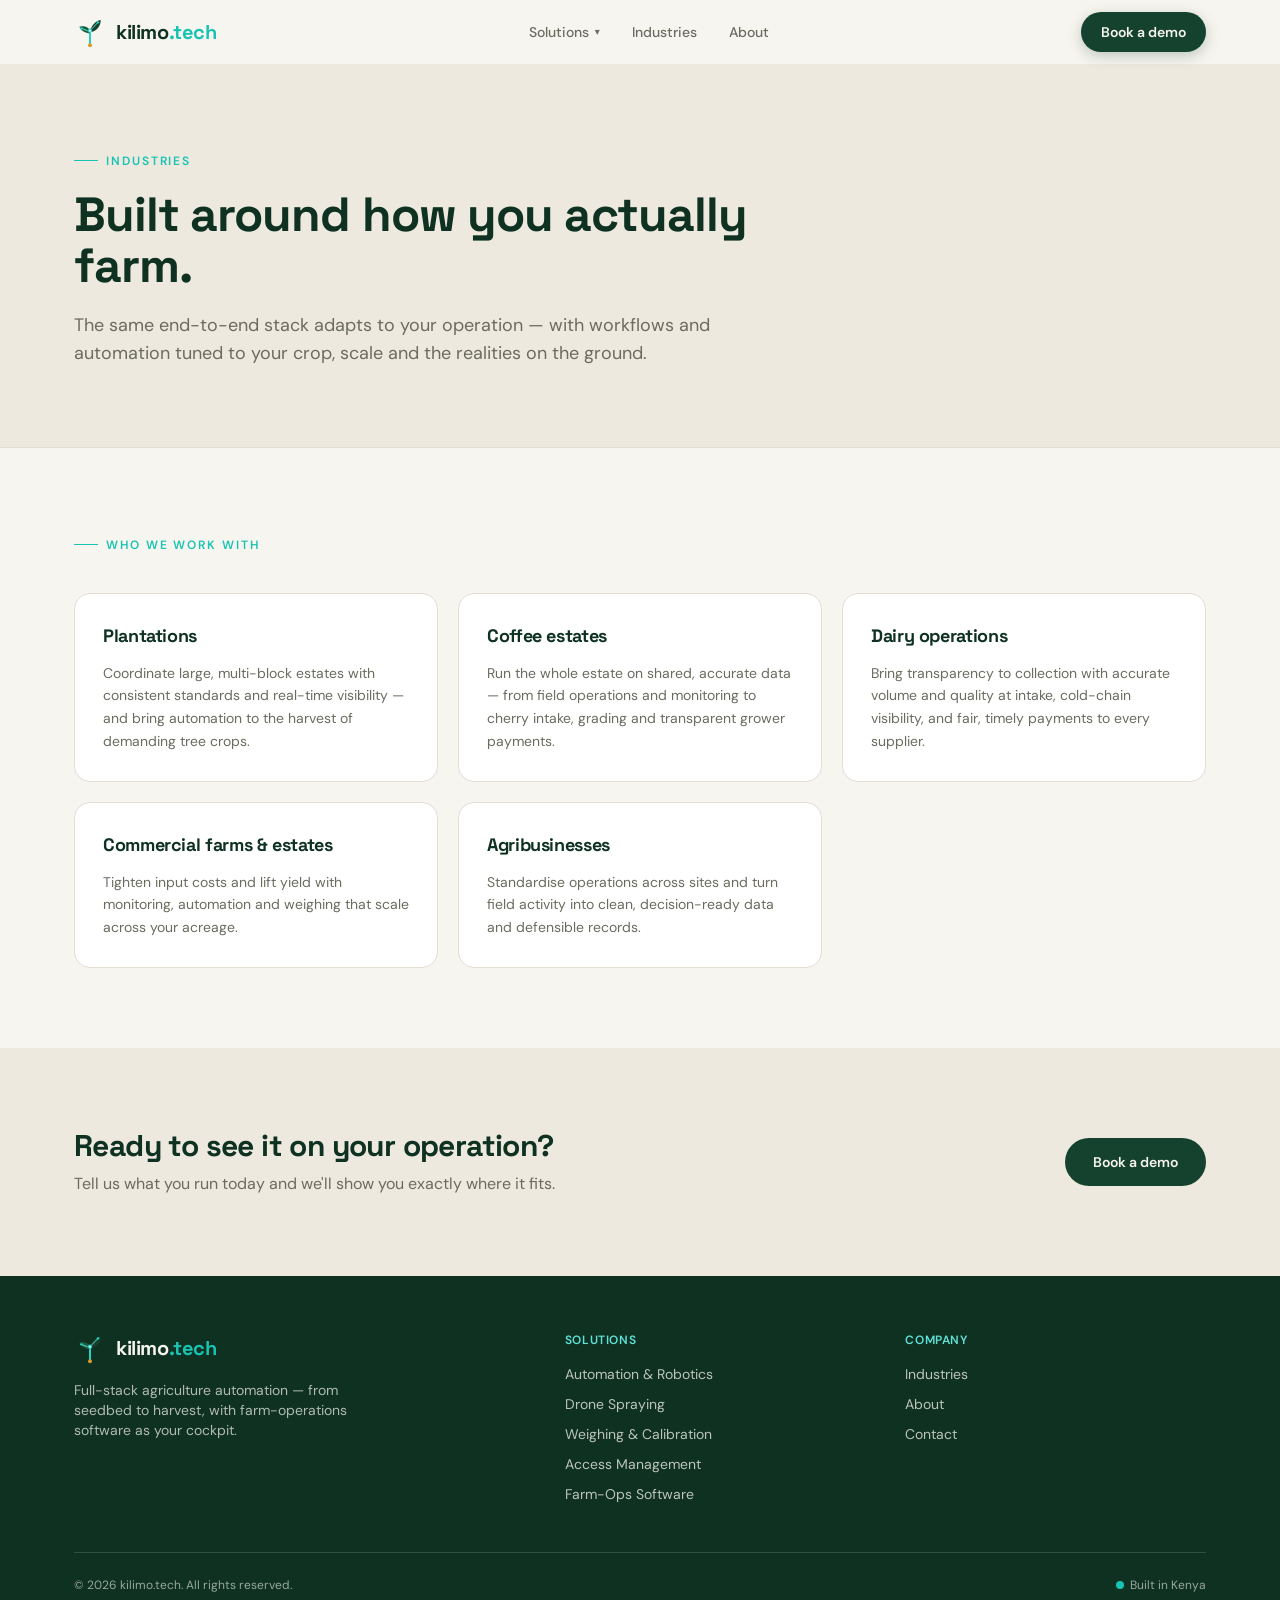
<file: industries/index.html>
<!DOCTYPE html><!--zVk5OR0oorFvxSRVLIuim--><html lang="en"><head><meta charSet="utf-8"/><meta name="viewport" content="width=device-width, initial-scale=1"/><link rel="stylesheet" href="/_next/static/chunks/1ef7079df2634f81.css" data-precedence="next"/><link rel="preload" as="script" fetchPriority="low" href="/_next/static/chunks/b1abc3b510ab667c.js"/><script src="/_next/static/chunks/95d6a24accac1668.js" async=""></script><script src="/_next/static/chunks/bdf80382ac4b4a44.js" async=""></script><script src="/_next/static/chunks/4c62b6ad285720a2.js" async=""></script><script src="/_next/static/chunks/turbopack-2c376685431509b3.js" async=""></script><script src="/_next/static/chunks/ecebbdc770a5d8aa.js" async=""></script><script src="/_next/static/chunks/a23703b41b0c2e75.js" async=""></script><script src="/_next/static/chunks/87e65551c4eb5258.js" async=""></script><link rel="preload" href="https://fonts.googleapis.com/css2?family=DM+Sans:opsz,wght@9..40,400;9..40,500;9..40,600;9..40,700&amp;family=Space+Grotesk:wght@500;600;700&amp;display=swap" as="style"/><link rel="preconnect" href="https://fonts.googleapis.com"/><link rel="preconnect" href="https://fonts.gstatic.com" crossorigin=""/><meta name="theme-color" content="#15422E"/><title>Industries — kilimo.tech</title><meta name="description" content="Built for plantations, commercial farms and estates, dairy operations and agribusinesses."/><meta name="author" content="kilimo.tech"/><meta name="keywords" content="agriculture automation,precision agriculture,farm operations software,crop monitoring,AI disease detection,agritech Africa,agritech Kenya,precision spraying,harvesting automation"/><meta name="robots" content="index, follow"/><meta property="og:title" content="kilimo.tech — Full-stack agriculture automation"/><meta property="og:description" content="From seedbed to harvest, plus farm-operations software in one stack. Built for African agriculture."/><meta property="og:url" content="https://kilimo.tech/"/><meta property="og:site_name" content="kilimo.tech"/><meta property="og:locale" content="en_US"/><meta property="og:image" content="https://kilimo.tech/og-image.png"/><meta property="og:image:width" content="1200"/><meta property="og:image:height" content="630"/><meta property="og:image:alt" content="kilimo.tech — full-stack agriculture automation"/><meta property="og:type" content="website"/><meta name="twitter:card" content="summary_large_image"/><meta name="twitter:title" content="kilimo.tech — Full-stack agriculture automation"/><meta name="twitter:description" content="From seedbed to harvest, plus farm-operations software in one stack. Built for African agriculture."/><meta name="twitter:image" content="https://kilimo.tech/og-image.png"/><link rel="icon" href="/favicon.svg" type="image/svg+xml"/><link rel="stylesheet" href="https://fonts.googleapis.com/css2?family=DM+Sans:opsz,wght@9..40,400;9..40,500;9..40,600;9..40,700&amp;family=Space+Grotesk:wght@500;600;700&amp;display=swap"/><script src="/_next/static/chunks/a6dad97d9634a72d.js" noModule=""></script></head><body class="font-sans antialiased min-h-screen flex flex-col bg-[var(--color-cream)] text-[var(--color-ink)]"><div hidden=""><!--$--><!--/$--></div><div id="top"></div><header class="sticky top-0 z-50 transition-all duration-300 bg-[var(--color-cream)]"><div class="shell flex items-center justify-between h-16"><a class="flex items-center gap-2.5" href="/"><svg class="h-8 w-8" viewBox="0 0 48 48" fill="none" xmlns="http://www.w3.org/2000/svg" aria-hidden="true"><path d="M24 44V22" stroke="var(--color-cyan-bright)" stroke-width="3" stroke-linecap="round"></path><circle cx="24" cy="44" r="3" fill="var(--color-amber)"></circle><path d="M24 26C24 26 12 26 8 16C8 16 20 12 24 22C24 22 24 24 24 26Z" fill="var(--color-forest-soft)"></path><path d="M11 18.5L20 22" stroke="var(--color-cyan-soft)" stroke-width="1.4" stroke-linecap="round"></path><path d="M24 22C24 22 28 8 40 6C40 6 41 20 26 24C26 24 24 24 24 22Z" fill="var(--color-forest)"></path><path d="M36 9.5L27 19" stroke="var(--color-cyan-soft)" stroke-width="1.4" stroke-linecap="round"></path><circle cx="11" cy="18.5" r="1.8" fill="var(--color-cyan-bright)"></circle><circle cx="36" cy="9.5" r="1.8" fill="var(--color-cyan-bright)"></circle><circle cx="24" cy="22" r="2.4" fill="var(--color-cream)" stroke="var(--color-cyan-bright)" stroke-width="1.6"></circle></svg><span class="font-display font-bold tracking-tight text-xl text-[var(--color-forest-deep)]">kilimo<span class="text-[var(--color-cyan)]">.tech</span></span></a><nav class="hidden md:flex items-center gap-8"><div class="relative"><button class="flex items-center gap-1.5 text-sm font-medium text-[var(--color-ink-soft)] hover:text-[var(--color-forest)] transition-colors">Solutions<span class="text-[10px]">▾</span></button></div><a class="text-sm font-medium text-[var(--color-ink-soft)] hover:text-[var(--color-forest)] transition-colors" href="/industries/">Industries</a><a class="text-sm font-medium text-[var(--color-ink-soft)] hover:text-[var(--color-forest)] transition-colors" href="/about/">About</a></nav><div class="flex items-center gap-3"><a class="hidden sm:inline-flex items-center rounded-full bg-[var(--color-forest)] px-5 py-2.5 text-sm font-semibold text-[var(--color-cream)] hover:bg-[var(--color-forest-soft)] transition-colors shadow-[0_4px_14px_rgba(21,66,46,0.25)]" href="/contact/">Book a demo</a><button aria-label="Toggle menu" class="md:hidden inline-flex h-10 w-10 items-center justify-center rounded-lg border border-[var(--color-edge-strong)] text-[var(--color-forest)]"><span class="text-lg">☰</span></button></div></div></header><main class="relative flex-1"><section class="border-b border-[var(--color-edge)] bg-[var(--color-cream-deep)]"><div class="shell py-16 lg:py-20"><div class="max-w-3xl"><span class="inline-flex items-center gap-2 text-xs font-semibold uppercase tracking-[0.16em] text-[var(--color-cyan)]"><span class="h-px w-6 bg-[var(--color-cyan)]"></span>Industries</span><h1 class="mt-5 font-display text-4xl font-bold leading-[1.07] text-[var(--color-forest-deep)] sm:text-5xl">Built around how you actually farm.</h1><p class="mt-5 max-w-2xl text-lg text-[var(--color-ink-soft)]">The same end-to-end stack adapts to your operation — with workflows and automation tuned to your crop, scale and the realities on the ground.</p></div></div></section><section class="py-16 lg:py-20"><div class="shell"><span class="inline-flex items-center gap-2 text-xs font-semibold uppercase tracking-[0.16em] text-[var(--color-cyan)]"><span class="h-px w-6 bg-[var(--color-cyan)]"></span>Who we work with</span><div class="mt-10 grid gap-5 sm:grid-cols-2 lg:grid-cols-3"><div class="rounded-2xl border border-[var(--color-edge)] bg-[var(--color-paper)] p-7 transition-all hover:border-[var(--color-cyan)] hover:shadow-[0_20px_50px_-30px_rgba(14,49,34,0.5)]"><h3 class="font-display text-lg font-bold text-[var(--color-forest-deep)]">Plantations</h3><p class="mt-3 text-sm leading-relaxed text-[var(--color-ink-soft)]">Coordinate large, multi-block estates with consistent standards and real-time visibility — and bring automation to the harvest of demanding tree crops.</p></div><div class="rounded-2xl border border-[var(--color-edge)] bg-[var(--color-paper)] p-7 transition-all hover:border-[var(--color-cyan)] hover:shadow-[0_20px_50px_-30px_rgba(14,49,34,0.5)]"><h3 class="font-display text-lg font-bold text-[var(--color-forest-deep)]">Coffee estates</h3><p class="mt-3 text-sm leading-relaxed text-[var(--color-ink-soft)]">Run the whole estate on shared, accurate data — from field operations and monitoring to cherry intake, grading and transparent grower payments.</p></div><div class="rounded-2xl border border-[var(--color-edge)] bg-[var(--color-paper)] p-7 transition-all hover:border-[var(--color-cyan)] hover:shadow-[0_20px_50px_-30px_rgba(14,49,34,0.5)]"><h3 class="font-display text-lg font-bold text-[var(--color-forest-deep)]">Dairy operations</h3><p class="mt-3 text-sm leading-relaxed text-[var(--color-ink-soft)]">Bring transparency to collection with accurate volume and quality at intake, cold-chain visibility, and fair, timely payments to every supplier.</p></div><div class="rounded-2xl border border-[var(--color-edge)] bg-[var(--color-paper)] p-7 transition-all hover:border-[var(--color-cyan)] hover:shadow-[0_20px_50px_-30px_rgba(14,49,34,0.5)]"><h3 class="font-display text-lg font-bold text-[var(--color-forest-deep)]">Commercial farms &amp; estates</h3><p class="mt-3 text-sm leading-relaxed text-[var(--color-ink-soft)]">Tighten input costs and lift yield with monitoring, automation and weighing that scale across your acreage.</p></div><div class="rounded-2xl border border-[var(--color-edge)] bg-[var(--color-paper)] p-7 transition-all hover:border-[var(--color-cyan)] hover:shadow-[0_20px_50px_-30px_rgba(14,49,34,0.5)]"><h3 class="font-display text-lg font-bold text-[var(--color-forest-deep)]">Agribusinesses</h3><p class="mt-3 text-sm leading-relaxed text-[var(--color-ink-soft)]">Standardise operations across sites and turn field activity into clean, decision-ready data and defensible records.</p></div></div></div></section><section class="bg-[var(--color-cream-deep)] py-16 text-[var(--color-forest-deep)] lg:py-20"><div class="shell flex flex-col items-start justify-between gap-6 md:flex-row md:items-center"><div class="max-w-xl"><h2 class="font-display text-2xl font-bold sm:text-3xl">Ready to see it on your operation?</h2><p class="mt-2 text-[var(--color-ink-soft)]">Tell us what you run today and we&#x27;ll show you exactly where it fits.</p></div><a class="inline-flex shrink-0 items-center rounded-full bg-[var(--color-forest)] px-7 py-3.5 text-sm font-semibold text-[var(--color-cream)] hover:bg-[var(--color-forest-soft)] transition-colors" href="/contact/">Book a demo</a></div></section><!--$--><!--/$--></main><footer class="bg-[var(--color-forest-deep)] text-[var(--color-cream)]"><div class="shell py-14"><div class="grid gap-10 md:grid-cols-[1.5fr_1fr_1fr]"><div><a class="flex items-center gap-2.5" href="/"><svg class="h-8 w-8" viewBox="0 0 48 48" fill="none" xmlns="http://www.w3.org/2000/svg" aria-hidden="true"><path d="M24 44V22" stroke="var(--color-cyan-bright)" stroke-width="3" stroke-linecap="round"></path><circle cx="24" cy="44" r="3" fill="var(--color-amber)"></circle><path d="M24 26C24 26 12 26 8 16C8 16 20 12 24 22C24 22 24 24 24 26Z" fill="var(--color-forest-soft)"></path><path d="M11 18.5L20 22" stroke="var(--color-cyan-soft)" stroke-width="1.4" stroke-linecap="round"></path><path d="M24 22C24 22 28 8 40 6C40 6 41 20 26 24C26 24 24 24 24 22Z" fill="var(--color-forest)"></path><path d="M36 9.5L27 19" stroke="var(--color-cyan-soft)" stroke-width="1.4" stroke-linecap="round"></path><circle cx="11" cy="18.5" r="1.8" fill="var(--color-cyan-bright)"></circle><circle cx="36" cy="9.5" r="1.8" fill="var(--color-cyan-bright)"></circle><circle cx="24" cy="22" r="2.4" fill="var(--color-cream)" stroke="var(--color-cyan-bright)" stroke-width="1.6"></circle></svg><span class="font-display font-bold tracking-tight text-xl text-[var(--color-cream)]">kilimo<span class="text-[var(--color-cyan)]">.tech</span></span></a><p class="mt-4 max-w-xs text-sm text-[var(--color-cream)]/70">Full-stack agriculture automation — from seedbed to harvest, with farm-operations software as your cockpit.</p></div><div><h5 class="text-xs font-semibold uppercase tracking-wider text-[var(--color-cyan-soft)]">Solutions</h5><ul class="mt-4 space-y-2.5 text-sm text-[var(--color-cream)]/75"><li><a class="hover:text-[var(--color-cyan-bright)]" href="/automation-robotics/">Automation &amp; Robotics</a></li><li><a class="hover:text-[var(--color-cyan-bright)]" href="/drone-spraying/">Drone Spraying</a></li><li><a class="hover:text-[var(--color-cyan-bright)]" href="/weighing-calibration/">Weighing &amp; Calibration</a></li><li><a class="hover:text-[var(--color-cyan-bright)]" href="/access-management/">Access Management</a></li><li><a class="hover:text-[var(--color-cyan-bright)]" href="/farm-ops-software/">Farm-Ops Software</a></li></ul></div><div><h5 class="text-xs font-semibold uppercase tracking-wider text-[var(--color-cyan-soft)]">Company</h5><ul class="mt-4 space-y-2.5 text-sm text-[var(--color-cream)]/75"><li><a class="hover:text-[var(--color-cyan-bright)]" href="/industries/">Industries</a></li><li><a class="hover:text-[var(--color-cyan-bright)]" href="/about/">About</a></li><li><a class="hover:text-[var(--color-cyan-bright)]" href="/contact/">Contact</a></li></ul></div></div><div class="mt-12 flex flex-col gap-3 border-t border-[var(--color-cream)]/15 pt-6 sm:flex-row sm:items-center sm:justify-between"><p class="text-xs text-[var(--color-cream)]/60">© <!-- -->2026<!-- --> kilimo.tech. All rights reserved.</p><p class="flex items-center gap-1.5 text-xs text-[var(--color-cream)]/60"><span class="h-2 w-2 rounded-full bg-[var(--color-cyan)]"></span>Built in Kenya</p></div></div></footer><script src="/_next/static/chunks/b1abc3b510ab667c.js" id="_R_" async=""></script><script>(self.__next_f=self.__next_f||[]).push([0])</script><script>self.__next_f.push([1,"1:\"$Sreact.fragment\"\n2:I[2971,[\"/_next/static/chunks/ecebbdc770a5d8aa.js\"],\"Header\"]\n3:I[50746,[\"/_next/static/chunks/a23703b41b0c2e75.js\",\"/_next/static/chunks/87e65551c4eb5258.js\"],\"default\"]\n4:I[39806,[\"/_next/static/chunks/a23703b41b0c2e75.js\",\"/_next/static/chunks/87e65551c4eb5258.js\"],\"default\"]\n5:I[5737,[\"/_next/static/chunks/ecebbdc770a5d8aa.js\"],\"\"]\nc:I[98962,[\"/_next/static/chunks/a23703b41b0c2e75.js\",\"/_next/static/chunks/87e65551c4eb5258.js\"],\"default\"]\n:HL[\"/_next/static/chunks/1ef7079df2634f81.css\",\"style\"]\n:HL[\"https://fonts.googleapis.com/css2?family=DM+Sans:opsz,wght@9..40,400;9..40,500;9..40,600;9..40,700\u0026family=Space+Grotesk:wght@500;600;700\u0026display=swap\",\"style\"]\n"])</script><script>self.__next_f.push([1,"0:{\"P\":null,\"b\":\"zVk5OR0oorFvxSRVLIuim\",\"c\":[\"\",\"industries\",\"\"],\"q\":\"\",\"i\":false,\"f\":[[[\"\",{\"children\":[\"industries\",{\"children\":[\"__PAGE__\",{}]}]},\"$undefined\",\"$undefined\",true],[[\"$\",\"$1\",\"c\",{\"children\":[[[\"$\",\"link\",\"0\",{\"rel\":\"stylesheet\",\"href\":\"/_next/static/chunks/1ef7079df2634f81.css\",\"precedence\":\"next\",\"crossOrigin\":\"$undefined\",\"nonce\":\"$undefined\"}],[\"$\",\"script\",\"script-0\",{\"src\":\"/_next/static/chunks/ecebbdc770a5d8aa.js\",\"async\":true,\"nonce\":\"$undefined\"}]],[\"$\",\"html\",null,{\"lang\":\"en\",\"children\":[[\"$\",\"head\",null,{\"children\":[[\"$\",\"link\",null,{\"rel\":\"preconnect\",\"href\":\"https://fonts.googleapis.com\"}],[\"$\",\"link\",null,{\"rel\":\"preconnect\",\"href\":\"https://fonts.gstatic.com\",\"crossOrigin\":\"\"}],[\"$\",\"link\",null,{\"rel\":\"stylesheet\",\"href\":\"https://fonts.googleapis.com/css2?family=DM+Sans:opsz,wght@9..40,400;9..40,500;9..40,600;9..40,700\u0026family=Space+Grotesk:wght@500;600;700\u0026display=swap\"}]]}],[\"$\",\"body\",null,{\"className\":\"font-sans antialiased min-h-screen flex flex-col bg-[var(--color-cream)] text-[var(--color-ink)]\",\"children\":[[\"$\",\"div\",null,{\"id\":\"top\"}],[\"$\",\"$L2\",null,{}],[\"$\",\"main\",null,{\"className\":\"relative flex-1\",\"children\":[\"$\",\"$L3\",null,{\"parallelRouterKey\":\"children\",\"error\":\"$undefined\",\"errorStyles\":\"$undefined\",\"errorScripts\":\"$undefined\",\"template\":[\"$\",\"$L4\",null,{}],\"templateStyles\":\"$undefined\",\"templateScripts\":\"$undefined\",\"notFound\":[[[\"$\",\"title\",null,{\"children\":\"404: This page could not be found.\"}],[\"$\",\"div\",null,{\"style\":{\"fontFamily\":\"system-ui,\\\"Segoe UI\\\",Roboto,Helvetica,Arial,sans-serif,\\\"Apple Color Emoji\\\",\\\"Segoe UI Emoji\\\"\",\"height\":\"100vh\",\"textAlign\":\"center\",\"display\":\"flex\",\"flexDirection\":\"column\",\"alignItems\":\"center\",\"justifyContent\":\"center\"},\"children\":[\"$\",\"div\",null,{\"children\":[[\"$\",\"style\",null,{\"dangerouslySetInnerHTML\":{\"__html\":\"body{color:#000;background:#fff;margin:0}.next-error-h1{border-right:1px solid rgba(0,0,0,.3)}@media (prefers-color-scheme:dark){body{color:#fff;background:#000}.next-error-h1{border-right:1px solid rgba(255,255,255,.3)}}\"}}],[\"$\",\"h1\",null,{\"className\":\"next-error-h1\",\"style\":{\"display\":\"inline-block\",\"margin\":\"0 20px 0 0\",\"padding\":\"0 23px 0 0\",\"fontSize\":24,\"fontWeight\":500,\"verticalAlign\":\"top\",\"lineHeight\":\"49px\"},\"children\":404}],[\"$\",\"div\",null,{\"style\":{\"display\":\"inline-block\"},\"children\":[\"$\",\"h2\",null,{\"style\":{\"fontSize\":14,\"fontWeight\":400,\"lineHeight\":\"49px\",\"margin\":0},\"children\":\"This page could not be found.\"}]}]]}]}]],[]],\"forbidden\":\"$undefined\",\"unauthorized\":\"$undefined\"}]}],[\"$\",\"footer\",null,{\"className\":\"bg-[var(--color-forest-deep)] text-[var(--color-cream)]\",\"children\":[\"$\",\"div\",null,{\"className\":\"shell py-14\",\"children\":[[\"$\",\"div\",null,{\"className\":\"grid gap-10 md:grid-cols-[1.5fr_1fr_1fr]\",\"children\":[[\"$\",\"div\",null,{\"children\":[[\"$\",\"$L5\",null,{\"href\":\"/\",\"className\":\"flex items-center gap-2.5\",\"children\":[[\"$\",\"svg\",null,{\"className\":\"h-8 w-8\",\"viewBox\":\"0 0 48 48\",\"fill\":\"none\",\"xmlns\":\"http://www.w3.org/2000/svg\",\"aria-hidden\":\"true\",\"children\":[[\"$\",\"path\",null,{\"d\":\"M24 44V22\",\"stroke\":\"var(--color-cyan-bright)\",\"strokeWidth\":\"3\",\"strokeLinecap\":\"round\"}],[\"$\",\"circle\",null,{\"cx\":\"24\",\"cy\":\"44\",\"r\":\"3\",\"fill\":\"var(--color-amber)\"}],[\"$\",\"path\",null,{\"d\":\"M24 26C24 26 12 26 8 16C8 16 20 12 24 22C24 22 24 24 24 26Z\",\"fill\":\"var(--color-forest-soft)\"}],[\"$\",\"path\",null,{\"d\":\"M11 18.5L20 22\",\"stroke\":\"var(--color-cyan-soft)\",\"strokeWidth\":\"1.4\",\"strokeLinecap\":\"round\"}],[\"$\",\"path\",null,{\"d\":\"M24 22C24 22 28 8 40 6C40 6 41 20 26 24C26 24 24 24 24 22Z\",\"fill\":\"var(--color-forest)\"}],[\"$\",\"path\",null,{\"d\":\"M36 9.5L27 19\",\"stroke\":\"var(--color-cyan-soft)\",\"strokeWidth\":\"1.4\",\"strokeLinecap\":\"round\"}],[\"$\",\"circle\",null,{\"cx\":\"11\",\"cy\":\"18.5\",\"r\":\"1.8\",\"fill\":\"var(--color-cyan-bright)\"}],[\"$\",\"circle\",null,{\"cx\":\"36\",\"cy\":\"9.5\",\"r\":\"1.8\",\"fill\":\"var(--color-cyan-bright)\"}],[\"$\",\"circle\",null,{\"cx\":\"24\",\"cy\":\"22\",\"r\":\"2.4\",\"fill\":\"var(--color-cream)\",\"stroke\":\"var(--color-cyan-bright)\",\"strokeWidth\":\"1.6\"}]]}],[\"$\",\"span\",null,{\"className\":\"font-display font-bold tracking-tight text-xl text-[var(--color-cream)]\",\"children\":[\"kilimo\",[\"$\",\"span\",null,{\"className\":\"text-[var(--color-cyan)]\",\"children\":\".tech\"}]]}]]}],[\"$\",\"p\",null,{\"className\":\"mt-4 max-w-xs text-sm text-[var(--color-cream)]/70\",\"children\":\"Full-stack agriculture automation — from seedbed to harvest, with farm-operations software as your cockpit.\"}]]}],[\"$\",\"div\",null,{\"children\":[[\"$\",\"h5\",null,{\"className\":\"text-xs font-semibold uppercase tracking-wider text-[var(--color-cyan-soft)]\",\"children\":\"Solutions\"}],\"$L6\"]}],\"$L7\"]}],\"$L8\"]}]}]]}]]}]]}],{\"children\":[\"$L9\",{\"children\":[\"$La\",{},null,false,false]},null,false,false]},null,false,false],\"$Lb\",false]],\"m\":\"$undefined\",\"G\":[\"$c\",[]],\"S\":true}\n"])</script><script>self.__next_f.push([1,"10:I[98735,[\"/_next/static/chunks/a23703b41b0c2e75.js\",\"/_next/static/chunks/87e65551c4eb5258.js\"],\"ViewportBoundary\"]\n12:I[98735,[\"/_next/static/chunks/a23703b41b0c2e75.js\",\"/_next/static/chunks/87e65551c4eb5258.js\"],\"MetadataBoundary\"]\n13:\"$Sreact.suspense\"\n6:[\"$\",\"ul\",null,{\"className\":\"mt-4 space-y-2.5 text-sm text-[var(--color-cream)]/75\",\"children\":[[\"$\",\"li\",\"/automation-robotics\",{\"children\":[\"$\",\"$L5\",null,{\"href\":\"/automation-robotics\",\"className\":\"hover:text-[var(--color-cyan-bright)]\",\"children\":\"Automation \u0026 Robotics\"}]}],[\"$\",\"li\",\"/drone-spraying\",{\"children\":[\"$\",\"$L5\",null,{\"href\":\"/drone-spraying\",\"className\":\"hover:text-[var(--color-cyan-bright)]\",\"children\":\"Drone Spraying\"}]}],[\"$\",\"li\",\"/weighing-calibration\",{\"children\":[\"$\",\"$L5\",null,{\"href\":\"/weighing-calibration\",\"className\":\"hover:text-[var(--color-cyan-bright)]\",\"children\":\"Weighing \u0026 Calibration\"}]}],[\"$\",\"li\",\"/access-management\",{\"children\":[\"$\",\"$L5\",null,{\"href\":\"/access-management\",\"className\":\"hover:text-[var(--color-cyan-bright)]\",\"children\":\"Access Management\"}]}],[\"$\",\"li\",\"/farm-ops-software\",{\"children\":[\"$\",\"$L5\",null,{\"href\":\"/farm-ops-software\",\"className\":\"hover:text-[var(--color-cyan-bright)]\",\"children\":\"Farm-Ops Software\"}]}]]}]\n7:[\"$\",\"div\",null,{\"children\":[[\"$\",\"h5\",null,{\"className\":\"text-xs font-semibold uppercase tracking-wider text-[var(--color-cyan-soft)]\",\"children\":\"Company\"}],[\"$\",\"ul\",null,{\"className\":\"mt-4 space-y-2.5 text-sm text-[var(--color-cream)]/75\",\"children\":[[\"$\",\"li\",\"/industries\",{\"children\":[\"$\",\"$L5\",null,{\"href\":\"/industries\",\"className\":\"hover:text-[var(--color-cyan-bright)]\",\"children\":\"Industries\"}]}],[\"$\",\"li\",\"/about\",{\"children\":[\"$\",\"$L5\",null,{\"href\":\"/about\",\"className\":\"hover:text-[var(--color-cyan-bright)]\",\"children\":\"About\"}]}],[\"$\",\"li\",\"/contact\",{\"children\":[\"$\",\"$L5\",null,{\"href\":\"/contact\",\"className\":\"hover:text-[var(--color-cyan-bright)]\",\"children\":\"Contact\"}]}]]}]]}]\n8:[\"$\",\"div\",null,{\"className\":\"mt-12 flex flex-col gap-3 border-t border-[var(--color-cream)]/15 pt-6 sm:flex-row sm:items-center sm:justify-between\",\"children\":[[\"$\",\"p\",null,{\"className\":\"text-xs text-[var(--color-cream)]/60\",\"children\":[\"© \",2026,\" kilimo.tech. All rights reserved.\"]}],[\"$\",\"p\",null,{\"className\":\"flex items-center gap-1.5 text-xs text-[var(--color-cream)]/60\",\"children\":[[\"$\",\"span\",null,{\"className\":\"h-2 w-2 rounded-full bg-[var(--color-cyan)]\"}],\"Built in Kenya\"]}]]}]\n9:[\"$\",\"$1\",\"c\",{\"children\":[null,[\"$\",\"$L3\",null,{\"parallelRouterKey\":\"children\",\"error\":\"$undefined\",\"errorStyles\":\"$undefined\",\"errorScripts\":\"$undefined\",\"template\":[\"$\",\"$L4\",null,{}],\"templateStyles\":\"$undefined\",\"templateScripts\":\"$undefined\",\"notFound\":\"$undefined\",\"forbidden\":\"$undefined\",\"unauthorized\":\"$undefined\"}]]}]\n"])</script><script>self.__next_f.push([1,"a:[\"$\",\"$1\",\"c\",{\"children\":[[[\"$\",\"section\",null,{\"className\":\"border-b border-[var(--color-edge)] bg-[var(--color-cream-deep)]\",\"children\":[\"$\",\"div\",null,{\"className\":\"shell py-16 lg:py-20\",\"children\":[\"$\",\"div\",null,{\"className\":\"max-w-3xl\",\"children\":[[\"$\",\"span\",null,{\"className\":\"inline-flex items-center gap-2 text-xs font-semibold uppercase tracking-[0.16em] text-[var(--color-cyan)]\",\"children\":[[\"$\",\"span\",null,{\"className\":\"h-px w-6 bg-[var(--color-cyan)]\"}],\"Industries\"]}],[\"$\",\"h1\",null,{\"className\":\"mt-5 font-display text-4xl font-bold leading-[1.07] text-[var(--color-forest-deep)] sm:text-5xl\",\"children\":\"Built around how you actually farm.\"}],[\"$\",\"p\",null,{\"className\":\"mt-5 max-w-2xl text-lg text-[var(--color-ink-soft)]\",\"children\":\"The same end-to-end stack adapts to your operation — with workflows and automation tuned to your crop, scale and the realities on the ground.\"}]]}]}]}],[\"$\",\"section\",null,{\"className\":\"py-16 lg:py-20\",\"children\":[\"$\",\"div\",null,{\"className\":\"shell\",\"children\":[[\"$\",\"span\",null,{\"className\":\"inline-flex items-center gap-2 text-xs font-semibold uppercase tracking-[0.16em] text-[var(--color-cyan)]\",\"children\":[[\"$\",\"span\",null,{\"className\":\"h-px w-6 bg-[var(--color-cyan)]\"}],\"Who we work with\"]}],[\"$\",\"div\",null,{\"className\":\"mt-10 grid gap-5 sm:grid-cols-2 lg:grid-cols-3\",\"children\":[[\"$\",\"div\",\"Plantations\",{\"className\":\"rounded-2xl border border-[var(--color-edge)] bg-[var(--color-paper)] p-7 transition-all hover:border-[var(--color-cyan)] hover:shadow-[0_20px_50px_-30px_rgba(14,49,34,0.5)]\",\"children\":[[\"$\",\"h3\",null,{\"className\":\"font-display text-lg font-bold text-[var(--color-forest-deep)]\",\"children\":\"Plantations\"}],[\"$\",\"p\",null,{\"className\":\"mt-3 text-sm leading-relaxed text-[var(--color-ink-soft)]\",\"children\":\"Coordinate large, multi-block estates with consistent standards and real-time visibility — and bring automation to the harvest of demanding tree crops.\"}]]}],[\"$\",\"div\",\"Coffee estates\",{\"className\":\"rounded-2xl border border-[var(--color-edge)] bg-[var(--color-paper)] p-7 transition-all hover:border-[var(--color-cyan)] hover:shadow-[0_20px_50px_-30px_rgba(14,49,34,0.5)]\",\"children\":[[\"$\",\"h3\",null,{\"className\":\"font-display text-lg font-bold text-[var(--color-forest-deep)]\",\"children\":\"Coffee estates\"}],[\"$\",\"p\",null,{\"className\":\"mt-3 text-sm leading-relaxed text-[var(--color-ink-soft)]\",\"children\":\"Run the whole estate on shared, accurate data — from field operations and monitoring to cherry intake, grading and transparent grower payments.\"}]]}],[\"$\",\"div\",\"Dairy operations\",{\"className\":\"rounded-2xl border border-[var(--color-edge)] bg-[var(--color-paper)] p-7 transition-all hover:border-[var(--color-cyan)] hover:shadow-[0_20px_50px_-30px_rgba(14,49,34,0.5)]\",\"children\":[[\"$\",\"h3\",null,{\"className\":\"font-display text-lg font-bold text-[var(--color-forest-deep)]\",\"children\":\"Dairy operations\"}],[\"$\",\"p\",null,{\"className\":\"mt-3 text-sm leading-relaxed text-[var(--color-ink-soft)]\",\"children\":\"Bring transparency to collection with accurate volume and quality at intake, cold-chain visibility, and fair, timely payments to every supplier.\"}]]}],[\"$\",\"div\",\"Commercial farms \u0026 estates\",{\"className\":\"rounded-2xl border border-[var(--color-edge)] bg-[var(--color-paper)] p-7 transition-all hover:border-[var(--color-cyan)] hover:shadow-[0_20px_50px_-30px_rgba(14,49,34,0.5)]\",\"children\":[[\"$\",\"h3\",null,{\"className\":\"font-display text-lg font-bold text-[var(--color-forest-deep)]\",\"children\":\"Commercial farms \u0026 estates\"}],[\"$\",\"p\",null,{\"className\":\"mt-3 text-sm leading-relaxed text-[var(--color-ink-soft)]\",\"children\":\"Tighten input costs and lift yield with monitoring, automation and weighing that scale across your acreage.\"}]]}],\"$Ld\"]}]]}]}],\"$Le\"],null,\"$Lf\"]}]\n"])</script><script>self.__next_f.push([1,"b:[\"$\",\"$1\",\"h\",{\"children\":[null,[\"$\",\"$L10\",null,{\"children\":\"$@11\"}],[\"$\",\"div\",null,{\"hidden\":true,\"children\":[\"$\",\"$L12\",null,{\"children\":[\"$\",\"$13\",null,{\"name\":\"Next.Metadata\",\"children\":\"$@14\"}]}]}],null]}]\n"])</script><script>self.__next_f.push([1,"15:I[98735,[\"/_next/static/chunks/a23703b41b0c2e75.js\",\"/_next/static/chunks/87e65551c4eb5258.js\"],\"OutletBoundary\"]\nd:[\"$\",\"div\",\"Agribusinesses\",{\"className\":\"rounded-2xl border border-[var(--color-edge)] bg-[var(--color-paper)] p-7 transition-all hover:border-[var(--color-cyan)] hover:shadow-[0_20px_50px_-30px_rgba(14,49,34,0.5)]\",\"children\":[[\"$\",\"h3\",null,{\"className\":\"font-display text-lg font-bold text-[var(--color-forest-deep)]\",\"children\":\"Agribusinesses\"}],[\"$\",\"p\",null,{\"className\":\"mt-3 text-sm leading-relaxed text-[var(--color-ink-soft)]\",\"children\":\"Standardise operations across sites and turn field activity into clean, decision-ready data and defensible records.\"}]]}]\ne:[\"$\",\"section\",null,{\"className\":\"bg-[var(--color-cream-deep)] py-16 text-[var(--color-forest-deep)] lg:py-20\",\"children\":[\"$\",\"div\",null,{\"className\":\"shell flex flex-col items-start justify-between gap-6 md:flex-row md:items-center\",\"children\":[[\"$\",\"div\",null,{\"className\":\"max-w-xl\",\"children\":[[\"$\",\"h2\",null,{\"className\":\"font-display text-2xl font-bold sm:text-3xl\",\"children\":\"Ready to see it on your operation?\"}],[\"$\",\"p\",null,{\"className\":\"mt-2 text-[var(--color-ink-soft)]\",\"children\":\"Tell us what you run today and we'll show you exactly where it fits.\"}]]}],[\"$\",\"$L5\",null,{\"href\":\"/contact\",\"className\":\"inline-flex shrink-0 items-center rounded-full bg-[var(--color-forest)] px-7 py-3.5 text-sm font-semibold text-[var(--color-cream)] hover:bg-[var(--color-forest-soft)] transition-colors\",\"children\":\"Book a demo\"}]]}]}]\nf:[\"$\",\"$L15\",null,{\"children\":[\"$\",\"$13\",null,{\"name\":\"Next.MetadataOutlet\",\"children\":\"$@16\"}]}]\n"])</script><script>self.__next_f.push([1,"11:[[\"$\",\"meta\",\"0\",{\"charSet\":\"utf-8\"}],[\"$\",\"meta\",\"1\",{\"name\":\"viewport\",\"content\":\"width=device-width, initial-scale=1\"}],[\"$\",\"meta\",\"2\",{\"name\":\"theme-color\",\"content\":\"#15422E\"}]]\n"])</script><script>self.__next_f.push([1,"17:I[57851,[\"/_next/static/chunks/a23703b41b0c2e75.js\",\"/_next/static/chunks/87e65551c4eb5258.js\"],\"IconMark\"]\n"])</script><script>self.__next_f.push([1,"14:[[\"$\",\"title\",\"0\",{\"children\":\"Industries — kilimo.tech\"}],[\"$\",\"meta\",\"1\",{\"name\":\"description\",\"content\":\"Built for plantations, commercial farms and estates, dairy operations and agribusinesses.\"}],[\"$\",\"meta\",\"2\",{\"name\":\"author\",\"content\":\"kilimo.tech\"}],[\"$\",\"meta\",\"3\",{\"name\":\"keywords\",\"content\":\"agriculture automation,precision agriculture,farm operations software,crop monitoring,AI disease detection,agritech Africa,agritech Kenya,precision spraying,harvesting automation\"}],[\"$\",\"meta\",\"4\",{\"name\":\"robots\",\"content\":\"index, follow\"}],[\"$\",\"meta\",\"5\",{\"property\":\"og:title\",\"content\":\"kilimo.tech — Full-stack agriculture automation\"}],[\"$\",\"meta\",\"6\",{\"property\":\"og:description\",\"content\":\"From seedbed to harvest, plus farm-operations software in one stack. Built for African agriculture.\"}],[\"$\",\"meta\",\"7\",{\"property\":\"og:url\",\"content\":\"https://kilimo.tech/\"}],[\"$\",\"meta\",\"8\",{\"property\":\"og:site_name\",\"content\":\"kilimo.tech\"}],[\"$\",\"meta\",\"9\",{\"property\":\"og:locale\",\"content\":\"en_US\"}],[\"$\",\"meta\",\"10\",{\"property\":\"og:image\",\"content\":\"https://kilimo.tech/og-image.png\"}],[\"$\",\"meta\",\"11\",{\"property\":\"og:image:width\",\"content\":\"1200\"}],[\"$\",\"meta\",\"12\",{\"property\":\"og:image:height\",\"content\":\"630\"}],[\"$\",\"meta\",\"13\",{\"property\":\"og:image:alt\",\"content\":\"kilimo.tech — full-stack agriculture automation\"}],[\"$\",\"meta\",\"14\",{\"property\":\"og:type\",\"content\":\"website\"}],[\"$\",\"meta\",\"15\",{\"name\":\"twitter:card\",\"content\":\"summary_large_image\"}],[\"$\",\"meta\",\"16\",{\"name\":\"twitter:title\",\"content\":\"kilimo.tech — Full-stack agriculture automation\"}],[\"$\",\"meta\",\"17\",{\"name\":\"twitter:description\",\"content\":\"From seedbed to harvest, plus farm-operations software in one stack. Built for African agriculture.\"}],[\"$\",\"meta\",\"18\",{\"name\":\"twitter:image\",\"content\":\"https://kilimo.tech/og-image.png\"}],[\"$\",\"link\",\"19\",{\"rel\":\"icon\",\"href\":\"/favicon.svg\",\"type\":\"image/svg+xml\"}],[\"$\",\"$L17\",\"20\",{}]]\n"])</script><script>self.__next_f.push([1,"16:null\n"])</script></body></html>
</file>
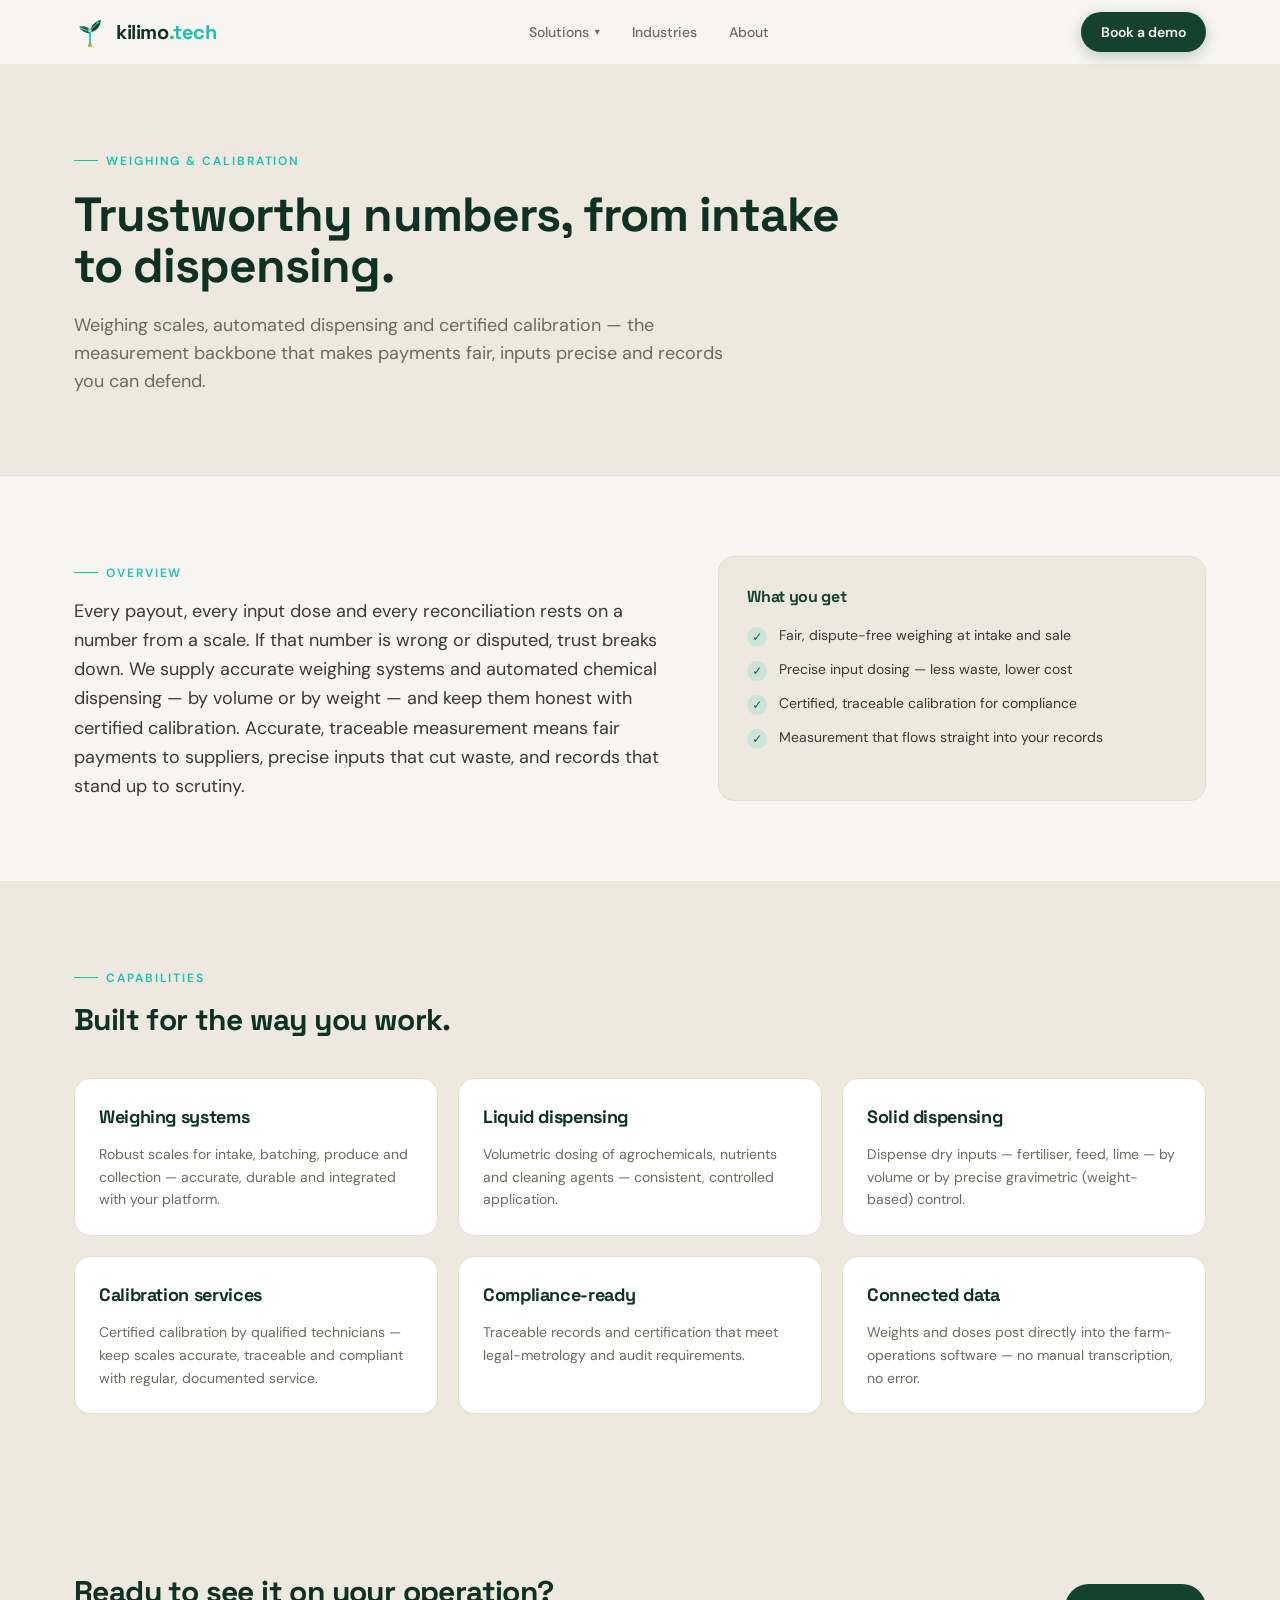
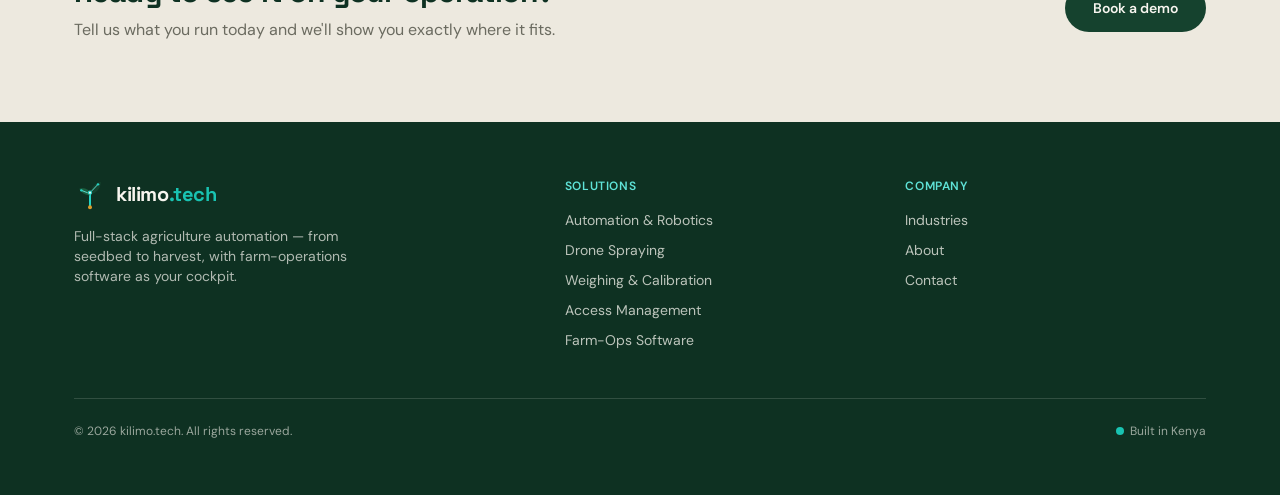
<file: weighing-calibration/index.html>
<!DOCTYPE html><!--zVk5OR0oorFvxSRVLIuim--><html lang="en"><head><meta charSet="utf-8"/><meta name="viewport" content="width=device-width, initial-scale=1"/><link rel="stylesheet" href="/_next/static/chunks/1ef7079df2634f81.css" data-precedence="next"/><link rel="preload" as="script" fetchPriority="low" href="/_next/static/chunks/b1abc3b510ab667c.js"/><script src="/_next/static/chunks/95d6a24accac1668.js" async=""></script><script src="/_next/static/chunks/bdf80382ac4b4a44.js" async=""></script><script src="/_next/static/chunks/4c62b6ad285720a2.js" async=""></script><script src="/_next/static/chunks/turbopack-2c376685431509b3.js" async=""></script><script src="/_next/static/chunks/ecebbdc770a5d8aa.js" async=""></script><script src="/_next/static/chunks/a23703b41b0c2e75.js" async=""></script><script src="/_next/static/chunks/87e65551c4eb5258.js" async=""></script><link rel="preload" href="https://fonts.googleapis.com/css2?family=DM+Sans:opsz,wght@9..40,400;9..40,500;9..40,600;9..40,700&amp;family=Space+Grotesk:wght@500;600;700&amp;display=swap" as="style"/><link rel="preconnect" href="https://fonts.googleapis.com"/><link rel="preconnect" href="https://fonts.gstatic.com" crossorigin=""/><meta name="theme-color" content="#15422E"/><title>Weighing &amp; Calibration — kilimo.tech</title><meta name="description" content="Accurate weighing systems, chemical dispensing and certified calibration services — trustworthy numbers at every point."/><meta name="author" content="kilimo.tech"/><meta name="keywords" content="agriculture automation,precision agriculture,farm operations software,crop monitoring,AI disease detection,agritech Africa,agritech Kenya,precision spraying,harvesting automation"/><meta name="robots" content="index, follow"/><meta property="og:title" content="kilimo.tech — Full-stack agriculture automation"/><meta property="og:description" content="From seedbed to harvest, plus farm-operations software in one stack. Built for African agriculture."/><meta property="og:url" content="https://kilimo.tech/"/><meta property="og:site_name" content="kilimo.tech"/><meta property="og:locale" content="en_US"/><meta property="og:image" content="https://kilimo.tech/og-image.png"/><meta property="og:image:width" content="1200"/><meta property="og:image:height" content="630"/><meta property="og:image:alt" content="kilimo.tech — full-stack agriculture automation"/><meta property="og:type" content="website"/><meta name="twitter:card" content="summary_large_image"/><meta name="twitter:title" content="kilimo.tech — Full-stack agriculture automation"/><meta name="twitter:description" content="From seedbed to harvest, plus farm-operations software in one stack. Built for African agriculture."/><meta name="twitter:image" content="https://kilimo.tech/og-image.png"/><link rel="icon" href="/favicon.svg" type="image/svg+xml"/><link rel="stylesheet" href="https://fonts.googleapis.com/css2?family=DM+Sans:opsz,wght@9..40,400;9..40,500;9..40,600;9..40,700&amp;family=Space+Grotesk:wght@500;600;700&amp;display=swap"/><script src="/_next/static/chunks/a6dad97d9634a72d.js" noModule=""></script></head><body class="font-sans antialiased min-h-screen flex flex-col bg-[var(--color-cream)] text-[var(--color-ink)]"><div hidden=""><!--$--><!--/$--></div><div id="top"></div><header class="sticky top-0 z-50 transition-all duration-300 bg-[var(--color-cream)]"><div class="shell flex items-center justify-between h-16"><a class="flex items-center gap-2.5" href="/"><svg class="h-8 w-8" viewBox="0 0 48 48" fill="none" xmlns="http://www.w3.org/2000/svg" aria-hidden="true"><path d="M24 44V22" stroke="var(--color-cyan-bright)" stroke-width="3" stroke-linecap="round"></path><circle cx="24" cy="44" r="3" fill="var(--color-amber)"></circle><path d="M24 26C24 26 12 26 8 16C8 16 20 12 24 22C24 22 24 24 24 26Z" fill="var(--color-forest-soft)"></path><path d="M11 18.5L20 22" stroke="var(--color-cyan-soft)" stroke-width="1.4" stroke-linecap="round"></path><path d="M24 22C24 22 28 8 40 6C40 6 41 20 26 24C26 24 24 24 24 22Z" fill="var(--color-forest)"></path><path d="M36 9.5L27 19" stroke="var(--color-cyan-soft)" stroke-width="1.4" stroke-linecap="round"></path><circle cx="11" cy="18.5" r="1.8" fill="var(--color-cyan-bright)"></circle><circle cx="36" cy="9.5" r="1.8" fill="var(--color-cyan-bright)"></circle><circle cx="24" cy="22" r="2.4" fill="var(--color-cream)" stroke="var(--color-cyan-bright)" stroke-width="1.6"></circle></svg><span class="font-display font-bold tracking-tight text-xl text-[var(--color-forest-deep)]">kilimo<span class="text-[var(--color-cyan)]">.tech</span></span></a><nav class="hidden md:flex items-center gap-8"><div class="relative"><button class="flex items-center gap-1.5 text-sm font-medium text-[var(--color-ink-soft)] hover:text-[var(--color-forest)] transition-colors">Solutions<span class="text-[10px]">▾</span></button></div><a class="text-sm font-medium text-[var(--color-ink-soft)] hover:text-[var(--color-forest)] transition-colors" href="/industries/">Industries</a><a class="text-sm font-medium text-[var(--color-ink-soft)] hover:text-[var(--color-forest)] transition-colors" href="/about/">About</a></nav><div class="flex items-center gap-3"><a class="hidden sm:inline-flex items-center rounded-full bg-[var(--color-forest)] px-5 py-2.5 text-sm font-semibold text-[var(--color-cream)] hover:bg-[var(--color-forest-soft)] transition-colors shadow-[0_4px_14px_rgba(21,66,46,0.25)]" href="/contact/">Book a demo</a><button aria-label="Toggle menu" class="md:hidden inline-flex h-10 w-10 items-center justify-center rounded-lg border border-[var(--color-edge-strong)] text-[var(--color-forest)]"><span class="text-lg">☰</span></button></div></div></header><main class="relative flex-1"><section class="border-b border-[var(--color-edge)] bg-[var(--color-cream-deep)]"><div class="shell py-16 lg:py-20"><div class="max-w-3xl"><span class="inline-flex items-center gap-2 text-xs font-semibold uppercase tracking-[0.16em] text-[var(--color-cyan)]"><span class="h-px w-6 bg-[var(--color-cyan)]"></span>Weighing &amp; Calibration</span><h1 class="mt-5 font-display text-4xl font-bold leading-[1.07] text-[var(--color-forest-deep)] sm:text-5xl">Trustworthy numbers, from intake to dispensing.</h1><p class="mt-5 max-w-2xl text-lg text-[var(--color-ink-soft)]">Weighing scales, automated dispensing and certified calibration — the measurement backbone that makes payments fair, inputs precise and records you can defend.</p></div></div></section><section class="py-16 lg:py-20"><div class="shell grid gap-12 lg:grid-cols-[1.1fr_0.9fr]"><div><span class="inline-flex items-center gap-2 text-xs font-semibold uppercase tracking-[0.16em] text-[var(--color-cyan)]"><span class="h-px w-6 bg-[var(--color-cyan)]"></span>Overview</span><p class="mt-4 text-lg leading-relaxed text-[var(--color-ink)]">Every payout, every input dose and every reconciliation rests on a number from a scale. If that number is wrong or disputed, trust breaks down. We supply accurate weighing systems and automated chemical dispensing — by volume or by weight — and keep them honest with certified calibration. Accurate, traceable measurement means fair payments to suppliers, precise inputs that cut waste, and records that stand up to scrutiny.</p></div><div class="rounded-2xl border border-[var(--color-edge)] bg-[var(--color-cream-deep)] p-7"><h3 class="font-display text-base font-bold text-[var(--color-forest)]">What you get</h3><ul class="mt-4 space-y-3"><li class="flex items-start gap-3 text-sm text-[var(--color-ink)]"><span class="mt-0.5 flex h-5 w-5 shrink-0 items-center justify-center rounded-full bg-[var(--color-cyan)]/15 text-xs text-[var(--color-forest-soft)]">✓</span>Fair, dispute-free weighing at intake and sale</li><li class="flex items-start gap-3 text-sm text-[var(--color-ink)]"><span class="mt-0.5 flex h-5 w-5 shrink-0 items-center justify-center rounded-full bg-[var(--color-cyan)]/15 text-xs text-[var(--color-forest-soft)]">✓</span>Precise input dosing — less waste, lower cost</li><li class="flex items-start gap-3 text-sm text-[var(--color-ink)]"><span class="mt-0.5 flex h-5 w-5 shrink-0 items-center justify-center rounded-full bg-[var(--color-cyan)]/15 text-xs text-[var(--color-forest-soft)]">✓</span>Certified, traceable calibration for compliance</li><li class="flex items-start gap-3 text-sm text-[var(--color-ink)]"><span class="mt-0.5 flex h-5 w-5 shrink-0 items-center justify-center rounded-full bg-[var(--color-cyan)]/15 text-xs text-[var(--color-forest-soft)]">✓</span>Measurement that flows straight into your records</li></ul></div></div></section><section class="bg-[var(--color-cream-deep)] py-16 lg:py-20"><div class="shell"><div class="max-w-2xl"><span class="inline-flex items-center gap-2 text-xs font-semibold uppercase tracking-[0.16em] text-[var(--color-cyan)]"><span class="h-px w-6 bg-[var(--color-cyan)]"></span>Capabilities</span><h2 class="mt-4 font-display text-3xl font-bold text-[var(--color-forest-deep)]">Built for the way you work.</h2></div><div class="mt-10 grid gap-5 sm:grid-cols-2 lg:grid-cols-3"><div class="rounded-2xl border border-[var(--color-edge)] bg-[var(--color-paper)] p-6 transition-all hover:border-[var(--color-cyan)] hover:shadow-[0_20px_50px_-30px_rgba(14,49,34,0.5)]"><h3 class="font-display text-lg font-bold text-[var(--color-forest-deep)]">Weighing systems</h3><p class="mt-3 text-sm leading-relaxed text-[var(--color-ink-soft)]">Robust scales for intake, batching, produce and collection — accurate, durable and integrated with your platform.</p></div><div class="rounded-2xl border border-[var(--color-edge)] bg-[var(--color-paper)] p-6 transition-all hover:border-[var(--color-cyan)] hover:shadow-[0_20px_50px_-30px_rgba(14,49,34,0.5)]"><h3 class="font-display text-lg font-bold text-[var(--color-forest-deep)]">Liquid dispensing</h3><p class="mt-3 text-sm leading-relaxed text-[var(--color-ink-soft)]">Volumetric dosing of agrochemicals, nutrients and cleaning agents — consistent, controlled application.</p></div><div class="rounded-2xl border border-[var(--color-edge)] bg-[var(--color-paper)] p-6 transition-all hover:border-[var(--color-cyan)] hover:shadow-[0_20px_50px_-30px_rgba(14,49,34,0.5)]"><h3 class="font-display text-lg font-bold text-[var(--color-forest-deep)]">Solid dispensing</h3><p class="mt-3 text-sm leading-relaxed text-[var(--color-ink-soft)]">Dispense dry inputs — fertiliser, feed, lime — by volume or by precise gravimetric (weight-based) control.</p></div><div class="rounded-2xl border border-[var(--color-edge)] bg-[var(--color-paper)] p-6 transition-all hover:border-[var(--color-cyan)] hover:shadow-[0_20px_50px_-30px_rgba(14,49,34,0.5)]"><h3 class="font-display text-lg font-bold text-[var(--color-forest-deep)]">Calibration services</h3><p class="mt-3 text-sm leading-relaxed text-[var(--color-ink-soft)]">Certified calibration by qualified technicians — keep scales accurate, traceable and compliant with regular, documented service.</p></div><div class="rounded-2xl border border-[var(--color-edge)] bg-[var(--color-paper)] p-6 transition-all hover:border-[var(--color-cyan)] hover:shadow-[0_20px_50px_-30px_rgba(14,49,34,0.5)]"><h3 class="font-display text-lg font-bold text-[var(--color-forest-deep)]">Compliance-ready</h3><p class="mt-3 text-sm leading-relaxed text-[var(--color-ink-soft)]">Traceable records and certification that meet legal-metrology and audit requirements.</p></div><div class="rounded-2xl border border-[var(--color-edge)] bg-[var(--color-paper)] p-6 transition-all hover:border-[var(--color-cyan)] hover:shadow-[0_20px_50px_-30px_rgba(14,49,34,0.5)]"><h3 class="font-display text-lg font-bold text-[var(--color-forest-deep)]">Connected data</h3><p class="mt-3 text-sm leading-relaxed text-[var(--color-ink-soft)]">Weights and doses post directly into the farm-operations software — no manual transcription, no error.</p></div></div></div></section><section class="bg-[var(--color-cream-deep)] py-16 text-[var(--color-forest-deep)] lg:py-20"><div class="shell flex flex-col items-start justify-between gap-6 md:flex-row md:items-center"><div class="max-w-xl"><h2 class="font-display text-2xl font-bold sm:text-3xl">Ready to see it on your operation?</h2><p class="mt-2 text-[var(--color-ink-soft)]">Tell us what you run today and we&#x27;ll show you exactly where it fits.</p></div><a class="inline-flex shrink-0 items-center rounded-full bg-[var(--color-forest)] px-7 py-3.5 text-sm font-semibold text-[var(--color-cream)] hover:bg-[var(--color-forest-soft)] transition-colors" href="/contact/">Book a demo</a></div></section><!--$--><!--/$--></main><footer class="bg-[var(--color-forest-deep)] text-[var(--color-cream)]"><div class="shell py-14"><div class="grid gap-10 md:grid-cols-[1.5fr_1fr_1fr]"><div><a class="flex items-center gap-2.5" href="/"><svg class="h-8 w-8" viewBox="0 0 48 48" fill="none" xmlns="http://www.w3.org/2000/svg" aria-hidden="true"><path d="M24 44V22" stroke="var(--color-cyan-bright)" stroke-width="3" stroke-linecap="round"></path><circle cx="24" cy="44" r="3" fill="var(--color-amber)"></circle><path d="M24 26C24 26 12 26 8 16C8 16 20 12 24 22C24 22 24 24 24 26Z" fill="var(--color-forest-soft)"></path><path d="M11 18.5L20 22" stroke="var(--color-cyan-soft)" stroke-width="1.4" stroke-linecap="round"></path><path d="M24 22C24 22 28 8 40 6C40 6 41 20 26 24C26 24 24 24 24 22Z" fill="var(--color-forest)"></path><path d="M36 9.5L27 19" stroke="var(--color-cyan-soft)" stroke-width="1.4" stroke-linecap="round"></path><circle cx="11" cy="18.5" r="1.8" fill="var(--color-cyan-bright)"></circle><circle cx="36" cy="9.5" r="1.8" fill="var(--color-cyan-bright)"></circle><circle cx="24" cy="22" r="2.4" fill="var(--color-cream)" stroke="var(--color-cyan-bright)" stroke-width="1.6"></circle></svg><span class="font-display font-bold tracking-tight text-xl text-[var(--color-cream)]">kilimo<span class="text-[var(--color-cyan)]">.tech</span></span></a><p class="mt-4 max-w-xs text-sm text-[var(--color-cream)]/70">Full-stack agriculture automation — from seedbed to harvest, with farm-operations software as your cockpit.</p></div><div><h5 class="text-xs font-semibold uppercase tracking-wider text-[var(--color-cyan-soft)]">Solutions</h5><ul class="mt-4 space-y-2.5 text-sm text-[var(--color-cream)]/75"><li><a class="hover:text-[var(--color-cyan-bright)]" href="/automation-robotics/">Automation &amp; Robotics</a></li><li><a class="hover:text-[var(--color-cyan-bright)]" href="/drone-spraying/">Drone Spraying</a></li><li><a class="hover:text-[var(--color-cyan-bright)]" href="/weighing-calibration/">Weighing &amp; Calibration</a></li><li><a class="hover:text-[var(--color-cyan-bright)]" href="/access-management/">Access Management</a></li><li><a class="hover:text-[var(--color-cyan-bright)]" href="/farm-ops-software/">Farm-Ops Software</a></li></ul></div><div><h5 class="text-xs font-semibold uppercase tracking-wider text-[var(--color-cyan-soft)]">Company</h5><ul class="mt-4 space-y-2.5 text-sm text-[var(--color-cream)]/75"><li><a class="hover:text-[var(--color-cyan-bright)]" href="/industries/">Industries</a></li><li><a class="hover:text-[var(--color-cyan-bright)]" href="/about/">About</a></li><li><a class="hover:text-[var(--color-cyan-bright)]" href="/contact/">Contact</a></li></ul></div></div><div class="mt-12 flex flex-col gap-3 border-t border-[var(--color-cream)]/15 pt-6 sm:flex-row sm:items-center sm:justify-between"><p class="text-xs text-[var(--color-cream)]/60">© <!-- -->2026<!-- --> kilimo.tech. All rights reserved.</p><p class="flex items-center gap-1.5 text-xs text-[var(--color-cream)]/60"><span class="h-2 w-2 rounded-full bg-[var(--color-cyan)]"></span>Built in Kenya</p></div></div></footer><script src="/_next/static/chunks/b1abc3b510ab667c.js" id="_R_" async=""></script><script>(self.__next_f=self.__next_f||[]).push([0])</script><script>self.__next_f.push([1,"1:\"$Sreact.fragment\"\n2:I[2971,[\"/_next/static/chunks/ecebbdc770a5d8aa.js\"],\"Header\"]\n3:I[50746,[\"/_next/static/chunks/a23703b41b0c2e75.js\",\"/_next/static/chunks/87e65551c4eb5258.js\"],\"default\"]\n4:I[39806,[\"/_next/static/chunks/a23703b41b0c2e75.js\",\"/_next/static/chunks/87e65551c4eb5258.js\"],\"default\"]\n5:I[5737,[\"/_next/static/chunks/ecebbdc770a5d8aa.js\"],\"\"]\nc:I[98962,[\"/_next/static/chunks/a23703b41b0c2e75.js\",\"/_next/static/chunks/87e65551c4eb5258.js\"],\"default\"]\n:HL[\"/_next/static/chunks/1ef7079df2634f81.css\",\"style\"]\n:HL[\"https://fonts.googleapis.com/css2?family=DM+Sans:opsz,wght@9..40,400;9..40,500;9..40,600;9..40,700\u0026family=Space+Grotesk:wght@500;600;700\u0026display=swap\",\"style\"]\n"])</script><script>self.__next_f.push([1,"0:{\"P\":null,\"b\":\"zVk5OR0oorFvxSRVLIuim\",\"c\":[\"\",\"weighing-calibration\",\"\"],\"q\":\"\",\"i\":false,\"f\":[[[\"\",{\"children\":[\"weighing-calibration\",{\"children\":[\"__PAGE__\",{}]}]},\"$undefined\",\"$undefined\",true],[[\"$\",\"$1\",\"c\",{\"children\":[[[\"$\",\"link\",\"0\",{\"rel\":\"stylesheet\",\"href\":\"/_next/static/chunks/1ef7079df2634f81.css\",\"precedence\":\"next\",\"crossOrigin\":\"$undefined\",\"nonce\":\"$undefined\"}],[\"$\",\"script\",\"script-0\",{\"src\":\"/_next/static/chunks/ecebbdc770a5d8aa.js\",\"async\":true,\"nonce\":\"$undefined\"}]],[\"$\",\"html\",null,{\"lang\":\"en\",\"children\":[[\"$\",\"head\",null,{\"children\":[[\"$\",\"link\",null,{\"rel\":\"preconnect\",\"href\":\"https://fonts.googleapis.com\"}],[\"$\",\"link\",null,{\"rel\":\"preconnect\",\"href\":\"https://fonts.gstatic.com\",\"crossOrigin\":\"\"}],[\"$\",\"link\",null,{\"rel\":\"stylesheet\",\"href\":\"https://fonts.googleapis.com/css2?family=DM+Sans:opsz,wght@9..40,400;9..40,500;9..40,600;9..40,700\u0026family=Space+Grotesk:wght@500;600;700\u0026display=swap\"}]]}],[\"$\",\"body\",null,{\"className\":\"font-sans antialiased min-h-screen flex flex-col bg-[var(--color-cream)] text-[var(--color-ink)]\",\"children\":[[\"$\",\"div\",null,{\"id\":\"top\"}],[\"$\",\"$L2\",null,{}],[\"$\",\"main\",null,{\"className\":\"relative flex-1\",\"children\":[\"$\",\"$L3\",null,{\"parallelRouterKey\":\"children\",\"error\":\"$undefined\",\"errorStyles\":\"$undefined\",\"errorScripts\":\"$undefined\",\"template\":[\"$\",\"$L4\",null,{}],\"templateStyles\":\"$undefined\",\"templateScripts\":\"$undefined\",\"notFound\":[[[\"$\",\"title\",null,{\"children\":\"404: This page could not be found.\"}],[\"$\",\"div\",null,{\"style\":{\"fontFamily\":\"system-ui,\\\"Segoe UI\\\",Roboto,Helvetica,Arial,sans-serif,\\\"Apple Color Emoji\\\",\\\"Segoe UI Emoji\\\"\",\"height\":\"100vh\",\"textAlign\":\"center\",\"display\":\"flex\",\"flexDirection\":\"column\",\"alignItems\":\"center\",\"justifyContent\":\"center\"},\"children\":[\"$\",\"div\",null,{\"children\":[[\"$\",\"style\",null,{\"dangerouslySetInnerHTML\":{\"__html\":\"body{color:#000;background:#fff;margin:0}.next-error-h1{border-right:1px solid rgba(0,0,0,.3)}@media (prefers-color-scheme:dark){body{color:#fff;background:#000}.next-error-h1{border-right:1px solid rgba(255,255,255,.3)}}\"}}],[\"$\",\"h1\",null,{\"className\":\"next-error-h1\",\"style\":{\"display\":\"inline-block\",\"margin\":\"0 20px 0 0\",\"padding\":\"0 23px 0 0\",\"fontSize\":24,\"fontWeight\":500,\"verticalAlign\":\"top\",\"lineHeight\":\"49px\"},\"children\":404}],[\"$\",\"div\",null,{\"style\":{\"display\":\"inline-block\"},\"children\":[\"$\",\"h2\",null,{\"style\":{\"fontSize\":14,\"fontWeight\":400,\"lineHeight\":\"49px\",\"margin\":0},\"children\":\"This page could not be found.\"}]}]]}]}]],[]],\"forbidden\":\"$undefined\",\"unauthorized\":\"$undefined\"}]}],[\"$\",\"footer\",null,{\"className\":\"bg-[var(--color-forest-deep)] text-[var(--color-cream)]\",\"children\":[\"$\",\"div\",null,{\"className\":\"shell py-14\",\"children\":[[\"$\",\"div\",null,{\"className\":\"grid gap-10 md:grid-cols-[1.5fr_1fr_1fr]\",\"children\":[[\"$\",\"div\",null,{\"children\":[[\"$\",\"$L5\",null,{\"href\":\"/\",\"className\":\"flex items-center gap-2.5\",\"children\":[[\"$\",\"svg\",null,{\"className\":\"h-8 w-8\",\"viewBox\":\"0 0 48 48\",\"fill\":\"none\",\"xmlns\":\"http://www.w3.org/2000/svg\",\"aria-hidden\":\"true\",\"children\":[[\"$\",\"path\",null,{\"d\":\"M24 44V22\",\"stroke\":\"var(--color-cyan-bright)\",\"strokeWidth\":\"3\",\"strokeLinecap\":\"round\"}],[\"$\",\"circle\",null,{\"cx\":\"24\",\"cy\":\"44\",\"r\":\"3\",\"fill\":\"var(--color-amber)\"}],[\"$\",\"path\",null,{\"d\":\"M24 26C24 26 12 26 8 16C8 16 20 12 24 22C24 22 24 24 24 26Z\",\"fill\":\"var(--color-forest-soft)\"}],[\"$\",\"path\",null,{\"d\":\"M11 18.5L20 22\",\"stroke\":\"var(--color-cyan-soft)\",\"strokeWidth\":\"1.4\",\"strokeLinecap\":\"round\"}],[\"$\",\"path\",null,{\"d\":\"M24 22C24 22 28 8 40 6C40 6 41 20 26 24C26 24 24 24 24 22Z\",\"fill\":\"var(--color-forest)\"}],[\"$\",\"path\",null,{\"d\":\"M36 9.5L27 19\",\"stroke\":\"var(--color-cyan-soft)\",\"strokeWidth\":\"1.4\",\"strokeLinecap\":\"round\"}],[\"$\",\"circle\",null,{\"cx\":\"11\",\"cy\":\"18.5\",\"r\":\"1.8\",\"fill\":\"var(--color-cyan-bright)\"}],[\"$\",\"circle\",null,{\"cx\":\"36\",\"cy\":\"9.5\",\"r\":\"1.8\",\"fill\":\"var(--color-cyan-bright)\"}],[\"$\",\"circle\",null,{\"cx\":\"24\",\"cy\":\"22\",\"r\":\"2.4\",\"fill\":\"var(--color-cream)\",\"stroke\":\"var(--color-cyan-bright)\",\"strokeWidth\":\"1.6\"}]]}],[\"$\",\"span\",null,{\"className\":\"font-display font-bold tracking-tight text-xl text-[var(--color-cream)]\",\"children\":[\"kilimo\",[\"$\",\"span\",null,{\"className\":\"text-[var(--color-cyan)]\",\"children\":\".tech\"}]]}]]}],[\"$\",\"p\",null,{\"className\":\"mt-4 max-w-xs text-sm text-[var(--color-cream)]/70\",\"children\":\"Full-stack agriculture automation — from seedbed to harvest, with farm-operations software as your cockpit.\"}]]}],[\"$\",\"div\",null,{\"children\":[[\"$\",\"h5\",null,{\"className\":\"text-xs font-semibold uppercase tracking-wider text-[var(--color-cyan-soft)]\",\"children\":\"Solutions\"}],\"$L6\"]}],\"$L7\"]}],\"$L8\"]}]}]]}]]}]]}],{\"children\":[\"$L9\",{\"children\":[\"$La\",{},null,false,false]},null,false,false]},null,false,false],\"$Lb\",false]],\"m\":\"$undefined\",\"G\":[\"$c\",[]],\"S\":true}\n"])</script><script>self.__next_f.push([1,"10:I[98735,[\"/_next/static/chunks/a23703b41b0c2e75.js\",\"/_next/static/chunks/87e65551c4eb5258.js\"],\"ViewportBoundary\"]\n12:I[98735,[\"/_next/static/chunks/a23703b41b0c2e75.js\",\"/_next/static/chunks/87e65551c4eb5258.js\"],\"MetadataBoundary\"]\n13:\"$Sreact.suspense\"\n6:[\"$\",\"ul\",null,{\"className\":\"mt-4 space-y-2.5 text-sm text-[var(--color-cream)]/75\",\"children\":[[\"$\",\"li\",\"/automation-robotics\",{\"children\":[\"$\",\"$L5\",null,{\"href\":\"/automation-robotics\",\"className\":\"hover:text-[var(--color-cyan-bright)]\",\"children\":\"Automation \u0026 Robotics\"}]}],[\"$\",\"li\",\"/drone-spraying\",{\"children\":[\"$\",\"$L5\",null,{\"href\":\"/drone-spraying\",\"className\":\"hover:text-[var(--color-cyan-bright)]\",\"children\":\"Drone Spraying\"}]}],[\"$\",\"li\",\"/weighing-calibration\",{\"children\":[\"$\",\"$L5\",null,{\"href\":\"/weighing-calibration\",\"className\":\"hover:text-[var(--color-cyan-bright)]\",\"children\":\"Weighing \u0026 Calibration\"}]}],[\"$\",\"li\",\"/access-management\",{\"children\":[\"$\",\"$L5\",null,{\"href\":\"/access-management\",\"className\":\"hover:text-[var(--color-cyan-bright)]\",\"children\":\"Access Management\"}]}],[\"$\",\"li\",\"/farm-ops-software\",{\"children\":[\"$\",\"$L5\",null,{\"href\":\"/farm-ops-software\",\"className\":\"hover:text-[var(--color-cyan-bright)]\",\"children\":\"Farm-Ops Software\"}]}]]}]\n7:[\"$\",\"div\",null,{\"children\":[[\"$\",\"h5\",null,{\"className\":\"text-xs font-semibold uppercase tracking-wider text-[var(--color-cyan-soft)]\",\"children\":\"Company\"}],[\"$\",\"ul\",null,{\"className\":\"mt-4 space-y-2.5 text-sm text-[var(--color-cream)]/75\",\"children\":[[\"$\",\"li\",\"/industries\",{\"children\":[\"$\",\"$L5\",null,{\"href\":\"/industries\",\"className\":\"hover:text-[var(--color-cyan-bright)]\",\"children\":\"Industries\"}]}],[\"$\",\"li\",\"/about\",{\"children\":[\"$\",\"$L5\",null,{\"href\":\"/about\",\"className\":\"hover:text-[var(--color-cyan-bright)]\",\"children\":\"About\"}]}],[\"$\",\"li\",\"/contact\",{\"children\":[\"$\",\"$L5\",null,{\"href\":\"/contact\",\"className\":\"hover:text-[var(--color-cyan-bright)]\",\"children\":\"Contact\"}]}]]}]]}]\n8:[\"$\",\"div\",null,{\"className\":\"mt-12 flex flex-col gap-3 border-t border-[var(--color-cream)]/15 pt-6 sm:flex-row sm:items-center sm:justify-between\",\"children\":[[\"$\",\"p\",null,{\"className\":\"text-xs text-[var(--color-cream)]/60\",\"children\":[\"© \",2026,\" kilimo.tech. All rights reserved.\"]}],[\"$\",\"p\",null,{\"className\":\"flex items-center gap-1.5 text-xs text-[var(--color-cream)]/60\",\"children\":[[\"$\",\"span\",null,{\"className\":\"h-2 w-2 rounded-full bg-[var(--color-cyan)]\"}],\"Built in Kenya\"]}]]}]\n9:[\"$\",\"$1\",\"c\",{\"children\":[null,[\"$\",\"$L3\",null,{\"parallelRouterKey\":\"children\",\"error\":\"$undefined\",\"errorStyles\":\"$undefined\",\"errorScripts\":\"$undefined\",\"template\":[\"$\",\"$L4\",null,{}],\"templateStyles\":\"$undefined\",\"templateScripts\":\"$undefined\",\"notFound\":\"$undefined\",\"forbidden\":\"$undefined\",\"unauthorized\":\"$undefined\"}]]}]\n"])</script><script>self.__next_f.push([1,"a:[\"$\",\"$1\",\"c\",{\"children\":[[[\"$\",\"section\",null,{\"className\":\"border-b border-[var(--color-edge)] bg-[var(--color-cream-deep)]\",\"children\":[\"$\",\"div\",null,{\"className\":\"shell py-16 lg:py-20\",\"children\":[\"$\",\"div\",null,{\"className\":\"max-w-3xl\",\"children\":[[\"$\",\"span\",null,{\"className\":\"inline-flex items-center gap-2 text-xs font-semibold uppercase tracking-[0.16em] text-[var(--color-cyan)]\",\"children\":[[\"$\",\"span\",null,{\"className\":\"h-px w-6 bg-[var(--color-cyan)]\"}],\"Weighing \u0026 Calibration\"]}],[\"$\",\"h1\",null,{\"className\":\"mt-5 font-display text-4xl font-bold leading-[1.07] text-[var(--color-forest-deep)] sm:text-5xl\",\"children\":\"Trustworthy numbers, from intake to dispensing.\"}],[\"$\",\"p\",null,{\"className\":\"mt-5 max-w-2xl text-lg text-[var(--color-ink-soft)]\",\"children\":\"Weighing scales, automated dispensing and certified calibration — the measurement backbone that makes payments fair, inputs precise and records you can defend.\"}]]}]}]}],[\"$\",\"section\",null,{\"className\":\"py-16 lg:py-20\",\"children\":[\"$\",\"div\",null,{\"className\":\"shell grid gap-12 lg:grid-cols-[1.1fr_0.9fr]\",\"children\":[[\"$\",\"div\",null,{\"children\":[[\"$\",\"span\",null,{\"className\":\"inline-flex items-center gap-2 text-xs font-semibold uppercase tracking-[0.16em] text-[var(--color-cyan)]\",\"children\":[[\"$\",\"span\",null,{\"className\":\"h-px w-6 bg-[var(--color-cyan)]\"}],\"Overview\"]}],[\"$\",\"p\",null,{\"className\":\"mt-4 text-lg leading-relaxed text-[var(--color-ink)]\",\"children\":\"Every payout, every input dose and every reconciliation rests on a number from a scale. If that number is wrong or disputed, trust breaks down. We supply accurate weighing systems and automated chemical dispensing — by volume or by weight — and keep them honest with certified calibration. Accurate, traceable measurement means fair payments to suppliers, precise inputs that cut waste, and records that stand up to scrutiny.\"}]]}],[\"$\",\"div\",null,{\"className\":\"rounded-2xl border border-[var(--color-edge)] bg-[var(--color-cream-deep)] p-7\",\"children\":[[\"$\",\"h3\",null,{\"className\":\"font-display text-base font-bold text-[var(--color-forest)]\",\"children\":\"What you get\"}],[\"$\",\"ul\",null,{\"className\":\"mt-4 space-y-3\",\"children\":[[\"$\",\"li\",\"Fair, dispute-free weighing at intake and sale\",{\"className\":\"flex items-start gap-3 text-sm text-[var(--color-ink)]\",\"children\":[[\"$\",\"span\",null,{\"className\":\"mt-0.5 flex h-5 w-5 shrink-0 items-center justify-center rounded-full bg-[var(--color-cyan)]/15 text-xs text-[var(--color-forest-soft)]\",\"children\":\"✓\"}],\"Fair, dispute-free weighing at intake and sale\"]}],[\"$\",\"li\",\"Precise input dosing — less waste, lower cost\",{\"className\":\"flex items-start gap-3 text-sm text-[var(--color-ink)]\",\"children\":[[\"$\",\"span\",null,{\"className\":\"mt-0.5 flex h-5 w-5 shrink-0 items-center justify-center rounded-full bg-[var(--color-cyan)]/15 text-xs text-[var(--color-forest-soft)]\",\"children\":\"✓\"}],\"Precise input dosing — less waste, lower cost\"]}],[\"$\",\"li\",\"Certified, traceable calibration for compliance\",{\"className\":\"flex items-start gap-3 text-sm text-[var(--color-ink)]\",\"children\":[[\"$\",\"span\",null,{\"className\":\"mt-0.5 flex h-5 w-5 shrink-0 items-center justify-center rounded-full bg-[var(--color-cyan)]/15 text-xs text-[var(--color-forest-soft)]\",\"children\":\"✓\"}],\"Certified, traceable calibration for compliance\"]}],[\"$\",\"li\",\"Measurement that flows straight into your records\",{\"className\":\"flex items-start gap-3 text-sm text-[var(--color-ink)]\",\"children\":[[\"$\",\"span\",null,{\"className\":\"mt-0.5 flex h-5 w-5 shrink-0 items-center justify-center rounded-full bg-[var(--color-cyan)]/15 text-xs text-[var(--color-forest-soft)]\",\"children\":\"✓\"}],\"Measurement that flows straight into your records\"]}]]}]]}]]}]}],[\"$\",\"section\",null,{\"className\":\"bg-[var(--color-cream-deep)] py-16 lg:py-20\",\"children\":\"$Ld\"}],\"$undefined\",\"$Le\"],null,\"$Lf\"]}]\n"])</script><script>self.__next_f.push([1,"b:[\"$\",\"$1\",\"h\",{\"children\":[null,[\"$\",\"$L10\",null,{\"children\":\"$@11\"}],[\"$\",\"div\",null,{\"hidden\":true,\"children\":[\"$\",\"$L12\",null,{\"children\":[\"$\",\"$13\",null,{\"name\":\"Next.Metadata\",\"children\":\"$@14\"}]}]}],null]}]\n"])</script><script>self.__next_f.push([1,"16:I[98735,[\"/_next/static/chunks/a23703b41b0c2e75.js\",\"/_next/static/chunks/87e65551c4eb5258.js\"],\"OutletBoundary\"]\n"])</script><script>self.__next_f.push([1,"d:[\"$\",\"div\",null,{\"className\":\"shell\",\"children\":[[\"$\",\"div\",null,{\"className\":\"max-w-2xl\",\"children\":[[\"$\",\"span\",null,{\"className\":\"inline-flex items-center gap-2 text-xs font-semibold uppercase tracking-[0.16em] text-[var(--color-cyan)]\",\"children\":[[\"$\",\"span\",null,{\"className\":\"h-px w-6 bg-[var(--color-cyan)]\"}],\"Capabilities\"]}],[\"$\",\"h2\",null,{\"className\":\"mt-4 font-display text-3xl font-bold text-[var(--color-forest-deep)]\",\"children\":\"Built for the way you work.\"}]]}],[\"$\",\"div\",null,{\"className\":\"mt-10 grid gap-5 sm:grid-cols-2 lg:grid-cols-3\",\"children\":[[\"$\",\"div\",\"Weighing systems\",{\"className\":\"rounded-2xl border border-[var(--color-edge)] bg-[var(--color-paper)] p-6 transition-all hover:border-[var(--color-cyan)] hover:shadow-[0_20px_50px_-30px_rgba(14,49,34,0.5)]\",\"children\":[[\"$\",\"h3\",null,{\"className\":\"font-display text-lg font-bold text-[var(--color-forest-deep)]\",\"children\":\"Weighing systems\"}],[\"$\",\"p\",null,{\"className\":\"mt-3 text-sm leading-relaxed text-[var(--color-ink-soft)]\",\"children\":\"Robust scales for intake, batching, produce and collection — accurate, durable and integrated with your platform.\"}]]}],[\"$\",\"div\",\"Liquid dispensing\",{\"className\":\"rounded-2xl border border-[var(--color-edge)] bg-[var(--color-paper)] p-6 transition-all hover:border-[var(--color-cyan)] hover:shadow-[0_20px_50px_-30px_rgba(14,49,34,0.5)]\",\"children\":[[\"$\",\"h3\",null,{\"className\":\"font-display text-lg font-bold text-[var(--color-forest-deep)]\",\"children\":\"Liquid dispensing\"}],[\"$\",\"p\",null,{\"className\":\"mt-3 text-sm leading-relaxed text-[var(--color-ink-soft)]\",\"children\":\"Volumetric dosing of agrochemicals, nutrients and cleaning agents — consistent, controlled application.\"}]]}],[\"$\",\"div\",\"Solid dispensing\",{\"className\":\"rounded-2xl border border-[var(--color-edge)] bg-[var(--color-paper)] p-6 transition-all hover:border-[var(--color-cyan)] hover:shadow-[0_20px_50px_-30px_rgba(14,49,34,0.5)]\",\"children\":[[\"$\",\"h3\",null,{\"className\":\"font-display text-lg font-bold text-[var(--color-forest-deep)]\",\"children\":\"Solid dispensing\"}],[\"$\",\"p\",null,{\"className\":\"mt-3 text-sm leading-relaxed text-[var(--color-ink-soft)]\",\"children\":\"Dispense dry inputs — fertiliser, feed, lime — by volume or by precise gravimetric (weight-based) control.\"}]]}],[\"$\",\"div\",\"Calibration services\",{\"className\":\"rounded-2xl border border-[var(--color-edge)] bg-[var(--color-paper)] p-6 transition-all hover:border-[var(--color-cyan)] hover:shadow-[0_20px_50px_-30px_rgba(14,49,34,0.5)]\",\"children\":[[\"$\",\"h3\",null,{\"className\":\"font-display text-lg font-bold text-[var(--color-forest-deep)]\",\"children\":\"Calibration services\"}],[\"$\",\"p\",null,{\"className\":\"mt-3 text-sm leading-relaxed text-[var(--color-ink-soft)]\",\"children\":\"Certified calibration by qualified technicians — keep scales accurate, traceable and compliant with regular, documented service.\"}]]}],[\"$\",\"div\",\"Compliance-ready\",{\"className\":\"rounded-2xl border border-[var(--color-edge)] bg-[var(--color-paper)] p-6 transition-all hover:border-[var(--color-cyan)] hover:shadow-[0_20px_50px_-30px_rgba(14,49,34,0.5)]\",\"children\":[[\"$\",\"h3\",null,{\"className\":\"font-display text-lg font-bold text-[var(--color-forest-deep)]\",\"children\":\"Compliance-ready\"}],[\"$\",\"p\",null,{\"className\":\"mt-3 text-sm leading-relaxed text-[var(--color-ink-soft)]\",\"children\":\"Traceable records and certification that meet legal-metrology and audit requirements.\"}]]}],[\"$\",\"div\",\"Connected data\",{\"className\":\"rounded-2xl border border-[var(--color-edge)] bg-[var(--color-paper)] p-6 transition-all hover:border-[var(--color-cyan)] hover:shadow-[0_20px_50px_-30px_rgba(14,49,34,0.5)]\",\"children\":[[\"$\",\"h3\",null,{\"className\":\"font-display text-lg font-bold text-[var(--color-forest-deep)]\",\"children\":\"Connected data\"}],\"$L15\"]}]]}]]}]\n"])</script><script>self.__next_f.push([1,"e:[\"$\",\"section\",null,{\"className\":\"bg-[var(--color-cream-deep)] py-16 text-[var(--color-forest-deep)] lg:py-20\",\"children\":[\"$\",\"div\",null,{\"className\":\"shell flex flex-col items-start justify-between gap-6 md:flex-row md:items-center\",\"children\":[[\"$\",\"div\",null,{\"className\":\"max-w-xl\",\"children\":[[\"$\",\"h2\",null,{\"className\":\"font-display text-2xl font-bold sm:text-3xl\",\"children\":\"Ready to see it on your operation?\"}],[\"$\",\"p\",null,{\"className\":\"mt-2 text-[var(--color-ink-soft)]\",\"children\":\"Tell us what you run today and we'll show you exactly where it fits.\"}]]}],[\"$\",\"$L5\",null,{\"href\":\"/contact\",\"className\":\"inline-flex shrink-0 items-center rounded-full bg-[var(--color-forest)] px-7 py-3.5 text-sm font-semibold text-[var(--color-cream)] hover:bg-[var(--color-forest-soft)] transition-colors\",\"children\":\"Book a demo\"}]]}]}]\nf:[\"$\",\"$L16\",null,{\"children\":[\"$\",\"$13\",null,{\"name\":\"Next.MetadataOutlet\",\"children\":\"$@17\"}]}]\n"])</script><script>self.__next_f.push([1,"15:[\"$\",\"p\",null,{\"className\":\"mt-3 text-sm leading-relaxed text-[var(--color-ink-soft)]\",\"children\":\"Weights and doses post directly into the farm-operations software — no manual transcription, no error.\"}]\n"])</script><script>self.__next_f.push([1,"11:[[\"$\",\"meta\",\"0\",{\"charSet\":\"utf-8\"}],[\"$\",\"meta\",\"1\",{\"name\":\"viewport\",\"content\":\"width=device-width, initial-scale=1\"}],[\"$\",\"meta\",\"2\",{\"name\":\"theme-color\",\"content\":\"#15422E\"}]]\n"])</script><script>self.__next_f.push([1,"18:I[57851,[\"/_next/static/chunks/a23703b41b0c2e75.js\",\"/_next/static/chunks/87e65551c4eb5258.js\"],\"IconMark\"]\n"])</script><script>self.__next_f.push([1,"14:[[\"$\",\"title\",\"0\",{\"children\":\"Weighing \u0026 Calibration — kilimo.tech\"}],[\"$\",\"meta\",\"1\",{\"name\":\"description\",\"content\":\"Accurate weighing systems, chemical dispensing and certified calibration services — trustworthy numbers at every point.\"}],[\"$\",\"meta\",\"2\",{\"name\":\"author\",\"content\":\"kilimo.tech\"}],[\"$\",\"meta\",\"3\",{\"name\":\"keywords\",\"content\":\"agriculture automation,precision agriculture,farm operations software,crop monitoring,AI disease detection,agritech Africa,agritech Kenya,precision spraying,harvesting automation\"}],[\"$\",\"meta\",\"4\",{\"name\":\"robots\",\"content\":\"index, follow\"}],[\"$\",\"meta\",\"5\",{\"property\":\"og:title\",\"content\":\"kilimo.tech — Full-stack agriculture automation\"}],[\"$\",\"meta\",\"6\",{\"property\":\"og:description\",\"content\":\"From seedbed to harvest, plus farm-operations software in one stack. Built for African agriculture.\"}],[\"$\",\"meta\",\"7\",{\"property\":\"og:url\",\"content\":\"https://kilimo.tech/\"}],[\"$\",\"meta\",\"8\",{\"property\":\"og:site_name\",\"content\":\"kilimo.tech\"}],[\"$\",\"meta\",\"9\",{\"property\":\"og:locale\",\"content\":\"en_US\"}],[\"$\",\"meta\",\"10\",{\"property\":\"og:image\",\"content\":\"https://kilimo.tech/og-image.png\"}],[\"$\",\"meta\",\"11\",{\"property\":\"og:image:width\",\"content\":\"1200\"}],[\"$\",\"meta\",\"12\",{\"property\":\"og:image:height\",\"content\":\"630\"}],[\"$\",\"meta\",\"13\",{\"property\":\"og:image:alt\",\"content\":\"kilimo.tech — full-stack agriculture automation\"}],[\"$\",\"meta\",\"14\",{\"property\":\"og:type\",\"content\":\"website\"}],[\"$\",\"meta\",\"15\",{\"name\":\"twitter:card\",\"content\":\"summary_large_image\"}],[\"$\",\"meta\",\"16\",{\"name\":\"twitter:title\",\"content\":\"kilimo.tech — Full-stack agriculture automation\"}],[\"$\",\"meta\",\"17\",{\"name\":\"twitter:description\",\"content\":\"From seedbed to harvest, plus farm-operations software in one stack. Built for African agriculture.\"}],[\"$\",\"meta\",\"18\",{\"name\":\"twitter:image\",\"content\":\"https://kilimo.tech/og-image.png\"}],[\"$\",\"link\",\"19\",{\"rel\":\"icon\",\"href\":\"/favicon.svg\",\"type\":\"image/svg+xml\"}],[\"$\",\"$L18\",\"20\",{}]]\n"])</script><script>self.__next_f.push([1,"17:null\n"])</script></body></html>
</file>
<file: _next/static/chunks/1ef7079df2634f81.css>
@layer properties{@supports (((-webkit-hyphens:none)) and (not (margin-trim:inline))) or ((-moz-orient:inline) and (not (color:rgb(from red r g b)))){*,:before,:after,::backdrop{--tw-translate-x:0;--tw-translate-y:0;--tw-translate-z:0;--tw-rotate-x:initial;--tw-rotate-y:initial;--tw-rotate-z:initial;--tw-skew-x:initial;--tw-skew-y:initial;--tw-space-y-reverse:0;--tw-border-style:solid;--tw-gradient-position:initial;--tw-gradient-from:#0000;--tw-gradient-via:#0000;--tw-gradient-to:#0000;--tw-gradient-stops:initial;--tw-gradient-via-stops:initial;--tw-gradient-from-position:0%;--tw-gradient-via-position:50%;--tw-gradient-to-position:100%;--tw-leading:initial;--tw-font-weight:initial;--tw-tracking:initial;--tw-shadow:0 0 #0000;--tw-shadow-color:initial;--tw-shadow-alpha:100%;--tw-inset-shadow:0 0 #0000;--tw-inset-shadow-color:initial;--tw-inset-shadow-alpha:100%;--tw-ring-color:initial;--tw-ring-shadow:0 0 #0000;--tw-inset-ring-color:initial;--tw-inset-ring-shadow:0 0 #0000;--tw-ring-inset:initial;--tw-ring-offset-width:0px;--tw-ring-offset-color:#fff;--tw-ring-offset-shadow:0 0 #0000;--tw-duration:initial}}}@layer theme{:root,:host{--font-sans:"DM Sans",ui-sans-serif,system-ui,sans-serif;--font-mono:ui-monospace,"SF Mono","JetBrains Mono",monospace;--spacing:.25rem;--container-xs:20rem;--container-xl:36rem;--container-2xl:42rem;--container-3xl:48rem;--text-xs:.75rem;--text-xs--line-height:calc(1/.75);--text-sm:.875rem;--text-sm--line-height:calc(1.25/.875);--text-base:1rem;--text-base--line-height:calc(1.5/1);--text-lg:1.125rem;--text-lg--line-height:calc(1.75/1.125);--text-xl:1.25rem;--text-xl--line-height:calc(1.75/1.25);--text-2xl:1.5rem;--text-2xl--line-height:calc(2/1.5);--text-3xl:1.875rem;--text-3xl--line-height:calc(2.25/1.875);--text-4xl:2.25rem;--text-4xl--line-height:calc(2.5/2.25);--text-5xl:3rem;--text-5xl--line-height:1;--font-weight-medium:500;--font-weight-semibold:600;--font-weight-bold:700;--tracking-tight:-.025em;--tracking-wider:.05em;--leading-relaxed:1.625;--radius-lg:.5rem;--radius-xl:.75rem;--radius-2xl:1rem;--default-transition-duration:.15s;--default-transition-timing-function:cubic-bezier(.4,0,.2,1);--default-font-family:var(--font-sans);--default-mono-font-family:var(--font-mono);--font-display:"Space Grotesk",ui-sans-serif,system-ui,sans-serif;--color-forest:#15422e;--color-forest-deep:#0e3122;--color-forest-soft:#1b5e3f;--color-cyan:#19c3b2;--color-cyan-bright:#22d3c5;--color-cyan-soft:#5fe3d8;--color-cream:#f7f5ef;--color-cream-deep:#ede9df;--color-paper:#fff;--color-amber:#d99a2b;--color-amber-deep:#b87e1a;--color-ink:#3a3a32;--color-ink-soft:#6b6b60;--color-ink-mute:#9a9a8c;--color-edge:#e2ded2;--color-edge-strong:#cfcabb;--color-positive:#1b9e5f;--color-warning:#c87f12;--color-negative:#c0392b}}@layer base{*,:after,:before,::backdrop{box-sizing:border-box;border:0 solid;margin:0;padding:0}::file-selector-button{box-sizing:border-box;border:0 solid;margin:0;padding:0}html,:host{-webkit-text-size-adjust:100%;tab-size:4;line-height:1.5;font-family:var(--default-font-family,ui-sans-serif,system-ui,sans-serif,"Apple Color Emoji","Segoe UI Emoji","Segoe UI Symbol","Noto Color Emoji");font-feature-settings:var(--default-font-feature-settings,normal);font-variation-settings:var(--default-font-variation-settings,normal);-webkit-tap-highlight-color:transparent}hr{height:0;color:inherit;border-top-width:1px}abbr:where([title]){-webkit-text-decoration:underline dotted;text-decoration:underline dotted}h1,h2,h3,h4,h5,h6{font-size:inherit;font-weight:inherit}a{color:inherit;-webkit-text-decoration:inherit;-webkit-text-decoration:inherit;-webkit-text-decoration:inherit;-webkit-text-decoration:inherit;text-decoration:inherit}b,strong{font-weight:bolder}code,kbd,samp,pre{font-family:var(--default-mono-font-family,ui-monospace,SFMono-Regular,Menlo,Monaco,Consolas,"Liberation Mono","Courier New",monospace);font-feature-settings:var(--default-mono-font-feature-settings,normal);font-variation-settings:var(--default-mono-font-variation-settings,normal);font-size:1em}small{font-size:80%}sub,sup{vertical-align:baseline;font-size:75%;line-height:0;position:relative}sub{bottom:-.25em}sup{top:-.5em}table{text-indent:0;border-color:inherit;border-collapse:collapse}:-moz-focusring{outline:auto}progress{vertical-align:baseline}summary{display:list-item}ol,ul,menu{list-style:none}img,svg,video,canvas,audio,iframe,embed,object{vertical-align:middle;display:block}img,video{max-width:100%;height:auto}button,input,select,optgroup,textarea{font:inherit;font-feature-settings:inherit;font-variation-settings:inherit;letter-spacing:inherit;color:inherit;opacity:1;background-color:#0000;border-radius:0}::file-selector-button{font:inherit;font-feature-settings:inherit;font-variation-settings:inherit;letter-spacing:inherit;color:inherit;opacity:1;background-color:#0000;border-radius:0}:where(select:is([multiple],[size])) optgroup{font-weight:bolder}:where(select:is([multiple],[size])) optgroup option{padding-inline-start:20px}::file-selector-button{margin-inline-end:4px}::placeholder{opacity:1}@supports (not ((-webkit-appearance:-apple-pay-button))) or (contain-intrinsic-size:1px){::placeholder{color:currentColor}@supports (color:color-mix(in lab, red, red)){::placeholder{color:color-mix(in oklab,currentcolor 50%,transparent)}}}textarea{resize:vertical}::-webkit-search-decoration{-webkit-appearance:none}::-webkit-date-and-time-value{min-height:1lh;text-align:inherit}::-webkit-datetime-edit{display:inline-flex}::-webkit-datetime-edit-fields-wrapper{padding:0}::-webkit-datetime-edit{padding-block:0}::-webkit-datetime-edit-year-field{padding-block:0}::-webkit-datetime-edit-month-field{padding-block:0}::-webkit-datetime-edit-day-field{padding-block:0}::-webkit-datetime-edit-hour-field{padding-block:0}::-webkit-datetime-edit-minute-field{padding-block:0}::-webkit-datetime-edit-second-field{padding-block:0}::-webkit-datetime-edit-millisecond-field{padding-block:0}::-webkit-datetime-edit-meridiem-field{padding-block:0}::-webkit-calendar-picker-indicator{line-height:1}:-moz-ui-invalid{box-shadow:none}button,input:where([type=button],[type=reset],[type=submit]){appearance:button}::file-selector-button{appearance:button}::-webkit-inner-spin-button{height:auto}::-webkit-outer-spin-button{height:auto}[hidden]:where(:not([hidden=until-found])){display:none!important}}@layer components;@layer utilities{.pointer-events-none{pointer-events:none}.visible{visibility:visible}.absolute{position:absolute}.relative{position:relative}.static{position:static}.sticky{position:sticky}.inset-0{inset:0}.top-0{top:0}.top-\[34px\]{top:34px}.top-full{top:100%}.right-0{right:0}.left-0{left:0}.left-1\/2{left:50%}.-z-10{z-index:calc(10*-1)}.z-10{z-index:10}.z-50{z-index:50}.mx-auto{margin-inline:auto}.mt-0\.5{margin-top:calc(var(--spacing)*.5)}.mt-1{margin-top:var(--spacing)}.mt-2{margin-top:calc(var(--spacing)*2)}.mt-3{margin-top:calc(var(--spacing)*3)}.mt-4{margin-top:calc(var(--spacing)*4)}.mt-5{margin-top:calc(var(--spacing)*5)}.mt-8{margin-top:calc(var(--spacing)*8)}.mt-10{margin-top:calc(var(--spacing)*10)}.mt-12{margin-top:calc(var(--spacing)*12)}.mt-16{margin-top:calc(var(--spacing)*16)}.mb-1\.5{margin-bottom:calc(var(--spacing)*1.5)}.mb-2{margin-bottom:calc(var(--spacing)*2)}.mb-6{margin-bottom:calc(var(--spacing)*6)}.ml-3{margin-left:calc(var(--spacing)*3)}.block{display:block}.contents{display:contents}.flex{display:flex}.grid{display:grid}.hidden{display:none}.inline-flex{display:inline-flex}.table{display:table}.h-1\.5{height:calc(var(--spacing)*1.5)}.h-2{height:calc(var(--spacing)*2)}.h-2\.5{height:calc(var(--spacing)*2.5)}.h-3\.5{height:calc(var(--spacing)*3.5)}.h-4{height:calc(var(--spacing)*4)}.h-5{height:calc(var(--spacing)*5)}.h-6{height:calc(var(--spacing)*6)}.h-8{height:calc(var(--spacing)*8)}.h-10{height:calc(var(--spacing)*10)}.h-16{height:calc(var(--spacing)*16)}.h-\[68px\]{height:68px}.h-\[90px\]{height:90px}.h-px{height:1px}.min-h-\[calc\(100svh-4rem\)\]{min-height:calc(100svh - 4rem)}.min-h-screen{min-height:100vh}.w-2{width:calc(var(--spacing)*2)}.w-2\.5{width:calc(var(--spacing)*2.5)}.w-3{width:calc(var(--spacing)*3)}.w-3\.5{width:calc(var(--spacing)*3.5)}.w-5{width:calc(var(--spacing)*5)}.w-6{width:calc(var(--spacing)*6)}.w-8{width:calc(var(--spacing)*8)}.w-10{width:calc(var(--spacing)*10)}.w-64{width:calc(var(--spacing)*64)}.w-\[68px\]{width:68px}.w-full{width:100%}.max-w-2xl{max-width:var(--container-2xl)}.max-w-3xl{max-width:var(--container-3xl)}.max-w-\[160px\]{max-width:160px}.max-w-xl{max-width:var(--container-xl)}.max-w-xs{max-width:var(--container-xs)}.flex-1{flex:1}.shrink-0{flex-shrink:0}.-translate-x-1\/2{--tw-translate-x:calc(calc(1/2*100%)*-1);translate:var(--tw-translate-x)var(--tw-translate-y)}.transform{transform:var(--tw-rotate-x,)var(--tw-rotate-y,)var(--tw-rotate-z,)var(--tw-skew-x,)var(--tw-skew-y,)}.resize-none{resize:none}.scroll-mt-20{scroll-margin-top:calc(var(--spacing)*20)}.grid-cols-1{grid-template-columns:repeat(1,minmax(0,1fr))}.grid-cols-2{grid-template-columns:repeat(2,minmax(0,1fr))}.flex-col{flex-direction:column}.flex-wrap{flex-wrap:wrap}.items-center{align-items:center}.items-start{align-items:flex-start}.justify-between{justify-content:space-between}.justify-center{justify-content:center}.gap-1\.5{gap:calc(var(--spacing)*1.5)}.gap-2{gap:calc(var(--spacing)*2)}.gap-2\.5{gap:calc(var(--spacing)*2.5)}.gap-3{gap:calc(var(--spacing)*3)}.gap-4{gap:calc(var(--spacing)*4)}.gap-5{gap:calc(var(--spacing)*5)}.gap-6{gap:calc(var(--spacing)*6)}.gap-8{gap:calc(var(--spacing)*8)}.gap-10{gap:calc(var(--spacing)*10)}.gap-12{gap:calc(var(--spacing)*12)}:where(.space-y-2>:not(:last-child)){--tw-space-y-reverse:0;margin-block-start:calc(calc(var(--spacing)*2)*var(--tw-space-y-reverse));margin-block-end:calc(calc(var(--spacing)*2)*calc(1 - var(--tw-space-y-reverse)))}:where(.space-y-2\.5>:not(:last-child)){--tw-space-y-reverse:0;margin-block-start:calc(calc(var(--spacing)*2.5)*var(--tw-space-y-reverse));margin-block-end:calc(calc(var(--spacing)*2.5)*calc(1 - var(--tw-space-y-reverse)))}:where(.space-y-3>:not(:last-child)){--tw-space-y-reverse:0;margin-block-start:calc(calc(var(--spacing)*3)*var(--tw-space-y-reverse));margin-block-end:calc(calc(var(--spacing)*3)*calc(1 - var(--tw-space-y-reverse)))}:where(.space-y-5>:not(:last-child)){--tw-space-y-reverse:0;margin-block-start:calc(calc(var(--spacing)*5)*var(--tw-space-y-reverse));margin-block-end:calc(calc(var(--spacing)*5)*calc(1 - var(--tw-space-y-reverse)))}.gap-x-8{column-gap:calc(var(--spacing)*8)}.gap-y-3{row-gap:calc(var(--spacing)*3)}.overflow-hidden{overflow:hidden}.rounded-2xl{border-radius:var(--radius-2xl)}.rounded-full{border-radius:3.40282e38px}.rounded-lg{border-radius:var(--radius-lg)}.rounded-xl{border-radius:var(--radius-xl)}.border{border-style:var(--tw-border-style);border-width:1px}.border-2{border-style:var(--tw-border-style);border-width:2px}.border-t{border-top-style:var(--tw-border-style);border-top-width:1px}.border-b{border-bottom-style:var(--tw-border-style);border-bottom-width:1px}.border-dashed{--tw-border-style:dashed;border-style:dashed}.border-\[var\(--color-cream\)\]\/15{border-color:#f7f5ef26}@supports (color:color-mix(in lab, red, red)){.border-\[var\(--color-cream\)\]\/15{border-color:color-mix(in oklab,var(--color-cream)15%,transparent)}}.border-\[var\(--color-cyan\)\]{border-color:var(--color-cyan)}.border-\[var\(--color-edge\)\]{border-color:var(--color-edge)}.border-\[var\(--color-edge-strong\)\]{border-color:var(--color-edge-strong)}.border-\[var\(--color-forest-soft\)\]\/40{border-color:#1b5e3f66}@supports (color:color-mix(in lab, red, red)){.border-\[var\(--color-forest-soft\)\]\/40{border-color:color-mix(in oklab,var(--color-forest-soft)40%,transparent)}}.bg-\[var\(--color-amber\)\]{background-color:var(--color-amber)}.bg-\[var\(--color-cream\)\]{background-color:var(--color-cream)}.bg-\[var\(--color-cream-deep\)\]{background-color:var(--color-cream-deep)}.bg-\[var\(--color-cyan\)\]{background-color:var(--color-cyan)}.bg-\[var\(--color-cyan\)\]\/15{background-color:#19c3b226}@supports (color:color-mix(in lab, red, red)){.bg-\[var\(--color-cyan\)\]\/15{background-color:color-mix(in oklab,var(--color-cyan)15%,transparent)}}.bg-\[var\(--color-edge-strong\)\]{background-color:var(--color-edge-strong)}.bg-\[var\(--color-forest\)\]{background-color:var(--color-forest)}.bg-\[var\(--color-forest\)\]\/\[0\.04\]{background-color:#15422e0a}@supports (color:color-mix(in lab, red, red)){.bg-\[var\(--color-forest\)\]\/\[0\.04\]{background-color:color-mix(in oklab,var(--color-forest)4%,transparent)}}.bg-\[var\(--color-forest-deep\)\]{background-color:var(--color-forest-deep)}.bg-\[var\(--color-forest-soft\)\]{background-color:var(--color-forest-soft)}.bg-\[var\(--color-negative\)\]{background-color:var(--color-negative)}.bg-\[var\(--color-paper\)\]{background-color:var(--color-paper)}.bg-\[var\(--color-positive\)\]{background-color:var(--color-positive)}.bg-\[var\(--color-warning\)\]{background-color:var(--color-warning)}.bg-gradient-to-b{--tw-gradient-position:to bottom in oklab;background-image:linear-gradient(var(--tw-gradient-stops))}.from-\[var\(--color-cream\)\]{--tw-gradient-from:var(--color-cream);--tw-gradient-stops:var(--tw-gradient-via-stops,var(--tw-gradient-position),var(--tw-gradient-from)var(--tw-gradient-from-position),var(--tw-gradient-to)var(--tw-gradient-to-position))}.via-\[var\(--color-cream\)\]{--tw-gradient-via:var(--color-cream);--tw-gradient-via-stops:var(--tw-gradient-position),var(--tw-gradient-from)var(--tw-gradient-from-position),var(--tw-gradient-via)var(--tw-gradient-via-position),var(--tw-gradient-to)var(--tw-gradient-to-position);--tw-gradient-stops:var(--tw-gradient-via-stops)}.to-\[var\(--color-cream-deep\)\]{--tw-gradient-to:var(--color-cream-deep);--tw-gradient-stops:var(--tw-gradient-via-stops,var(--tw-gradient-position),var(--tw-gradient-from)var(--tw-gradient-from-position),var(--tw-gradient-to)var(--tw-gradient-to-position))}.p-2{padding:calc(var(--spacing)*2)}.p-3{padding:calc(var(--spacing)*3)}.p-4{padding:calc(var(--spacing)*4)}.p-5{padding:calc(var(--spacing)*5)}.p-6{padding:calc(var(--spacing)*6)}.p-7{padding:calc(var(--spacing)*7)}.px-3{padding-inline:calc(var(--spacing)*3)}.px-4{padding-inline:calc(var(--spacing)*4)}.px-5{padding-inline:calc(var(--spacing)*5)}.px-6{padding-inline:calc(var(--spacing)*6)}.px-7{padding-inline:calc(var(--spacing)*7)}.py-2\.5{padding-block:calc(var(--spacing)*2.5)}.py-3{padding-block:calc(var(--spacing)*3)}.py-3\.5{padding-block:calc(var(--spacing)*3.5)}.py-14{padding-block:calc(var(--spacing)*14)}.py-16{padding-block:calc(var(--spacing)*16)}.py-20{padding-block:calc(var(--spacing)*20)}.pt-2{padding-top:calc(var(--spacing)*2)}.pt-3{padding-top:calc(var(--spacing)*3)}.pt-6{padding-top:calc(var(--spacing)*6)}.pb-1{padding-bottom:var(--spacing)}.pl-3{padding-left:calc(var(--spacing)*3)}.text-center{text-align:center}.font-display{font-family:var(--font-display)}.font-mono{font-family:var(--font-mono)}.font-sans{font-family:var(--font-sans)}.text-2xl{font-size:var(--text-2xl);line-height:var(--tw-leading,var(--text-2xl--line-height))}.text-3xl{font-size:var(--text-3xl);line-height:var(--tw-leading,var(--text-3xl--line-height))}.text-4xl{font-size:var(--text-4xl);line-height:var(--tw-leading,var(--text-4xl--line-height))}.text-base{font-size:var(--text-base);line-height:var(--tw-leading,var(--text-base--line-height))}.text-lg{font-size:var(--text-lg);line-height:var(--tw-leading,var(--text-lg--line-height))}.text-sm{font-size:var(--text-sm);line-height:var(--tw-leading,var(--text-sm--line-height))}.text-xl{font-size:var(--text-xl);line-height:var(--tw-leading,var(--text-xl--line-height))}.text-xs{font-size:var(--text-xs);line-height:var(--tw-leading,var(--text-xs--line-height))}.text-\[10px\]{font-size:10px}.text-\[11px\]{font-size:11px}.leading-\[1\.05\]{--tw-leading:1.05;line-height:1.05}.leading-\[1\.07\]{--tw-leading:1.07;line-height:1.07}.leading-relaxed{--tw-leading:var(--leading-relaxed);line-height:var(--leading-relaxed)}.font-bold{--tw-font-weight:var(--font-weight-bold);font-weight:var(--font-weight-bold)}.font-medium{--tw-font-weight:var(--font-weight-medium);font-weight:var(--font-weight-medium)}.font-semibold{--tw-font-weight:var(--font-weight-semibold);font-weight:var(--font-weight-semibold)}.tracking-\[0\.16em\]{--tw-tracking:.16em;letter-spacing:.16em}.tracking-tight{--tw-tracking:var(--tracking-tight);letter-spacing:var(--tracking-tight)}.tracking-wider{--tw-tracking:var(--tracking-wider);letter-spacing:var(--tracking-wider)}.text-\[var\(--color-cream\)\]{color:var(--color-cream)}.text-\[var\(--color-cream\)\]\/60{color:#f7f5ef99}@supports (color:color-mix(in lab, red, red)){.text-\[var\(--color-cream\)\]\/60{color:color-mix(in oklab,var(--color-cream)60%,transparent)}}.text-\[var\(--color-cream\)\]\/70{color:#f7f5efb3}@supports (color:color-mix(in lab, red, red)){.text-\[var\(--color-cream\)\]\/70{color:color-mix(in oklab,var(--color-cream)70%,transparent)}}.text-\[var\(--color-cream\)\]\/75{color:#f7f5efbf}@supports (color:color-mix(in lab, red, red)){.text-\[var\(--color-cream\)\]\/75{color:color-mix(in oklab,var(--color-cream)75%,transparent)}}.text-\[var\(--color-cream\)\]\/80{color:#f7f5efcc}@supports (color:color-mix(in lab, red, red)){.text-\[var\(--color-cream\)\]\/80{color:color-mix(in oklab,var(--color-cream)80%,transparent)}}.text-\[var\(--color-cyan\)\]{color:var(--color-cyan)}.text-\[var\(--color-cyan-soft\)\]{color:var(--color-cyan-soft)}.text-\[var\(--color-forest\)\]{color:var(--color-forest)}.text-\[var\(--color-forest-deep\)\]{color:var(--color-forest-deep)}.text-\[var\(--color-forest-soft\)\]{color:var(--color-forest-soft)}.text-\[var\(--color-ink\)\]{color:var(--color-ink)}.text-\[var\(--color-ink-mute\)\]{color:var(--color-ink-mute)}.text-\[var\(--color-ink-soft\)\]{color:var(--color-ink-soft)}.uppercase{text-transform:uppercase}.antialiased{-webkit-font-smoothing:antialiased;-moz-osx-font-smoothing:grayscale}.shadow-\[0_1px_20px_rgba\(21\,66\,46\,0\.06\)\]{--tw-shadow:0 1px 20px var(--tw-shadow-color,#15422e0f);box-shadow:var(--tw-inset-shadow),var(--tw-inset-ring-shadow),var(--tw-ring-offset-shadow),var(--tw-ring-shadow),var(--tw-shadow)}.shadow-\[0_4px_14px_rgba\(21\,66\,46\,0\.25\)\]{--tw-shadow:0 4px 14px var(--tw-shadow-color,#15422e40);box-shadow:var(--tw-inset-shadow),var(--tw-inset-ring-shadow),var(--tw-ring-offset-shadow),var(--tw-ring-shadow),var(--tw-shadow)}.shadow-\[0_8px_24px_-8px_rgba\(21\,66\,46\,0\.6\)\]{--tw-shadow:0 8px 24px -8px var(--tw-shadow-color,#15422e99);box-shadow:var(--tw-inset-shadow),var(--tw-inset-ring-shadow),var(--tw-ring-offset-shadow),var(--tw-ring-shadow),var(--tw-shadow)}.shadow-\[0_8px_24px_-8px_rgba\(25\,195\,178\,0\.5\)\]{--tw-shadow:0 8px 24px -8px var(--tw-shadow-color,#19c3b280);box-shadow:var(--tw-inset-shadow),var(--tw-inset-ring-shadow),var(--tw-ring-offset-shadow),var(--tw-ring-shadow),var(--tw-shadow)}.shadow-\[0_10px_30px_-10px_rgba\(21\,66\,46\,0\.7\)\]{--tw-shadow:0 10px 30px -10px var(--tw-shadow-color,#15422eb3);box-shadow:var(--tw-inset-shadow),var(--tw-inset-ring-shadow),var(--tw-ring-offset-shadow),var(--tw-ring-shadow),var(--tw-shadow)}.shadow-\[0_20px_50px_-20px_rgba\(14\,49\,34\,0\.35\)\]{--tw-shadow:0 20px 50px -20px var(--tw-shadow-color,#0e312259);box-shadow:var(--tw-inset-shadow),var(--tw-inset-ring-shadow),var(--tw-ring-offset-shadow),var(--tw-ring-shadow),var(--tw-shadow)}.shadow-\[0_20px_60px_-30px_rgba\(14\,49\,34\,0\.4\)\]{--tw-shadow:0 20px 60px -30px var(--tw-shadow-color,#0e312266);box-shadow:var(--tw-inset-shadow),var(--tw-inset-ring-shadow),var(--tw-ring-offset-shadow),var(--tw-ring-shadow),var(--tw-shadow)}.shadow-\[0_30px_80px_-30px_rgba\(14\,49\,34\,0\.45\)\]{--tw-shadow:0 30px 80px -30px var(--tw-shadow-color,#0e312273);box-shadow:var(--tw-inset-shadow),var(--tw-inset-ring-shadow),var(--tw-ring-offset-shadow),var(--tw-ring-shadow),var(--tw-shadow)}.transition-all{transition-property:all;transition-timing-function:var(--tw-ease,var(--default-transition-timing-function));transition-duration:var(--tw-duration,var(--default-transition-duration))}.transition-colors{transition-property:color,background-color,border-color,outline-color,text-decoration-color,fill,stroke,--tw-gradient-from,--tw-gradient-via,--tw-gradient-to;transition-timing-function:var(--tw-ease,var(--default-transition-timing-function));transition-duration:var(--tw-duration,var(--default-transition-duration))}.transition-transform{transition-property:transform,translate,scale,rotate;transition-timing-function:var(--tw-ease,var(--default-transition-timing-function));transition-duration:var(--tw-duration,var(--default-transition-duration))}.duration-300{--tw-duration:.3s;transition-duration:.3s}.outline-none{--tw-outline-style:none;outline-style:none}@media (hover:hover){.group-hover\:translate-x-0\.5:is(:where(.group):hover *){--tw-translate-x:calc(var(--spacing)*.5);translate:var(--tw-translate-x)var(--tw-translate-y)}.group-hover\:text-\[var\(--color-cyan\)\]:is(:where(.group):hover *){color:var(--color-cyan)}.hover\:border-\[var\(--color-cyan\)\]:hover{border-color:var(--color-cyan)}.hover\:bg-\[var\(--color-cream-deep\)\]:hover{background-color:var(--color-cream-deep)}.hover\:bg-\[var\(--color-forest-soft\)\]:hover{background-color:var(--color-forest-soft)}.hover\:text-\[var\(--color-cyan-bright\)\]:hover{color:var(--color-cyan-bright)}.hover\:text-\[var\(--color-forest\)\]:hover{color:var(--color-forest)}.hover\:shadow-\[0_20px_50px_-30px_rgba\(14\,49\,34\,0\.5\)\]:hover{--tw-shadow:0 20px 50px -30px var(--tw-shadow-color,#0e312280);box-shadow:var(--tw-inset-shadow),var(--tw-inset-ring-shadow),var(--tw-ring-offset-shadow),var(--tw-ring-shadow),var(--tw-shadow)}}.focus\:border-\[var\(--color-cyan\)\]:focus{border-color:var(--color-cyan)}.focus\:ring-2:focus{--tw-ring-shadow:var(--tw-ring-inset,)0 0 0 calc(2px + var(--tw-ring-offset-width))var(--tw-ring-color,currentcolor);box-shadow:var(--tw-inset-shadow),var(--tw-inset-ring-shadow),var(--tw-ring-offset-shadow),var(--tw-ring-shadow),var(--tw-shadow)}.focus\:ring-\[var\(--color-cyan\)\]\/30:focus{--tw-ring-color:#19c3b24d}@supports (color:color-mix(in lab, red, red)){.focus\:ring-\[var\(--color-cyan\)\]\/30:focus{--tw-ring-color:color-mix(in oklab,var(--color-cyan)30%,transparent)}}@media (min-width:40rem){.sm\:inline-flex{display:inline-flex}.sm\:grid-cols-2{grid-template-columns:repeat(2,minmax(0,1fr))}.sm\:grid-cols-4{grid-template-columns:repeat(4,minmax(0,1fr))}.sm\:flex-row{flex-direction:row}.sm\:items-center{align-items:center}.sm\:justify-between{justify-content:space-between}.sm\:p-8{padding:calc(var(--spacing)*8)}.sm\:text-3xl{font-size:var(--text-3xl);line-height:var(--tw-leading,var(--text-3xl--line-height))}.sm\:text-4xl{font-size:var(--text-4xl);line-height:var(--tw-leading,var(--text-4xl--line-height))}.sm\:text-5xl{font-size:var(--text-5xl);line-height:var(--tw-leading,var(--text-5xl--line-height))}}@media (min-width:48rem){.md\:block{display:block}.md\:flex{display:flex}.md\:hidden{display:none}.md\:grid-cols-3{grid-template-columns:repeat(3,minmax(0,1fr))}.md\:grid-cols-5{grid-template-columns:repeat(5,minmax(0,1fr))}.md\:grid-cols-\[1\.5fr_1fr_1fr\]{grid-template-columns:1.5fr 1fr 1fr}.md\:flex-row{flex-direction:row}.md\:items-center{align-items:center}.md\:gap-3{gap:calc(var(--spacing)*3)}}@media (min-width:64rem){.lg\:col-span-2{grid-column:span 2/span 2}.lg\:grid-cols-3{grid-template-columns:repeat(3,minmax(0,1fr))}.lg\:grid-cols-\[1\.1fr_0\.9fr\]{grid-template-columns:1.1fr .9fr}.lg\:grid-cols-\[1\.05fr_1fr\]{grid-template-columns:1.05fr 1fr}.lg\:grid-cols-\[1fr_1\.05fr\]{grid-template-columns:1fr 1.05fr}.lg\:grid-cols-\[1fr_1fr\]{grid-template-columns:1fr 1fr}.lg\:py-20{padding-block:calc(var(--spacing)*20)}.lg\:py-24{padding-block:calc(var(--spacing)*24)}.lg\:py-28{padding-block:calc(var(--spacing)*28)}.lg\:text-\[3\.4rem\]{font-size:3.4rem}}}html{scroll-behavior:smooth;-webkit-font-smoothing:antialiased;-moz-osx-font-smoothing:grayscale}body{background:var(--color-cream);color:var(--color-ink);font-family:var(--font-sans);-webkit-text-size-adjust:100%}::selection{background:var(--color-cyan-bright);color:var(--color-forest-deep)}.font-display{font-family:var(--font-display);letter-spacing:-.02em}.font-mono{font-family:var(--font-mono)}@keyframes growthDash{to{stroke-dashoffset:-16px}}.growth-line{stroke-dasharray:6 6;animation:1.4s linear infinite growthDash}@keyframes pulseDot{0%,to{opacity:.4;transform:scale(.85)}50%{opacity:1;transform:scale(1.15)}}.pulse-dot{transform-box:fill-box;transform-origin:50%;animation:2.2s ease-in-out infinite pulseDot}@keyframes riseIn{0%{opacity:0;transform:translateY(14px)}to{opacity:1;transform:translateY(0)}}.rise-in{animation:.7s cubic-bezier(.22,1,.36,1) both riseIn}.glass{-webkit-backdrop-filter:blur(10px);background:#ffffffb3}.shell{width:100%;max-width:1180px;margin-inline:auto;padding-inline:1.5rem}@property --tw-translate-x{syntax:"*";inherits:false;initial-value:0}@property --tw-translate-y{syntax:"*";inherits:false;initial-value:0}@property --tw-translate-z{syntax:"*";inherits:false;initial-value:0}@property --tw-rotate-x{syntax:"*";inherits:false}@property --tw-rotate-y{syntax:"*";inherits:false}@property --tw-rotate-z{syntax:"*";inherits:false}@property --tw-skew-x{syntax:"*";inherits:false}@property --tw-skew-y{syntax:"*";inherits:false}@property --tw-space-y-reverse{syntax:"*";inherits:false;initial-value:0}@property --tw-border-style{syntax:"*";inherits:false;initial-value:solid}@property --tw-gradient-position{syntax:"*";inherits:false}@property --tw-gradient-from{syntax:"<color>";inherits:false;initial-value:#0000}@property --tw-gradient-via{syntax:"<color>";inherits:false;initial-value:#0000}@property --tw-gradient-to{syntax:"<color>";inherits:false;initial-value:#0000}@property --tw-gradient-stops{syntax:"*";inherits:false}@property --tw-gradient-via-stops{syntax:"*";inherits:false}@property --tw-gradient-from-position{syntax:"<length-percentage>";inherits:false;initial-value:0%}@property --tw-gradient-via-position{syntax:"<length-percentage>";inherits:false;initial-value:50%}@property --tw-gradient-to-position{syntax:"<length-percentage>";inherits:false;initial-value:100%}@property --tw-leading{syntax:"*";inherits:false}@property --tw-font-weight{syntax:"*";inherits:false}@property --tw-tracking{syntax:"*";inherits:false}@property --tw-shadow{syntax:"*";inherits:false;initial-value:0 0 #0000}@property --tw-shadow-color{syntax:"*";inherits:false}@property --tw-shadow-alpha{syntax:"<percentage>";inherits:false;initial-value:100%}@property --tw-inset-shadow{syntax:"*";inherits:false;initial-value:0 0 #0000}@property --tw-inset-shadow-color{syntax:"*";inherits:false}@property --tw-inset-shadow-alpha{syntax:"<percentage>";inherits:false;initial-value:100%}@property --tw-ring-color{syntax:"*";inherits:false}@property --tw-ring-shadow{syntax:"*";inherits:false;initial-value:0 0 #0000}@property --tw-inset-ring-color{syntax:"*";inherits:false}@property --tw-inset-ring-shadow{syntax:"*";inherits:false;initial-value:0 0 #0000}@property --tw-ring-inset{syntax:"*";inherits:false}@property --tw-ring-offset-width{syntax:"<length>";inherits:false;initial-value:0}@property --tw-ring-offset-color{syntax:"*";inherits:false;initial-value:#fff}@property --tw-ring-offset-shadow{syntax:"*";inherits:false;initial-value:0 0 #0000}@property --tw-duration{syntax:"*";inherits:false}
</file>
